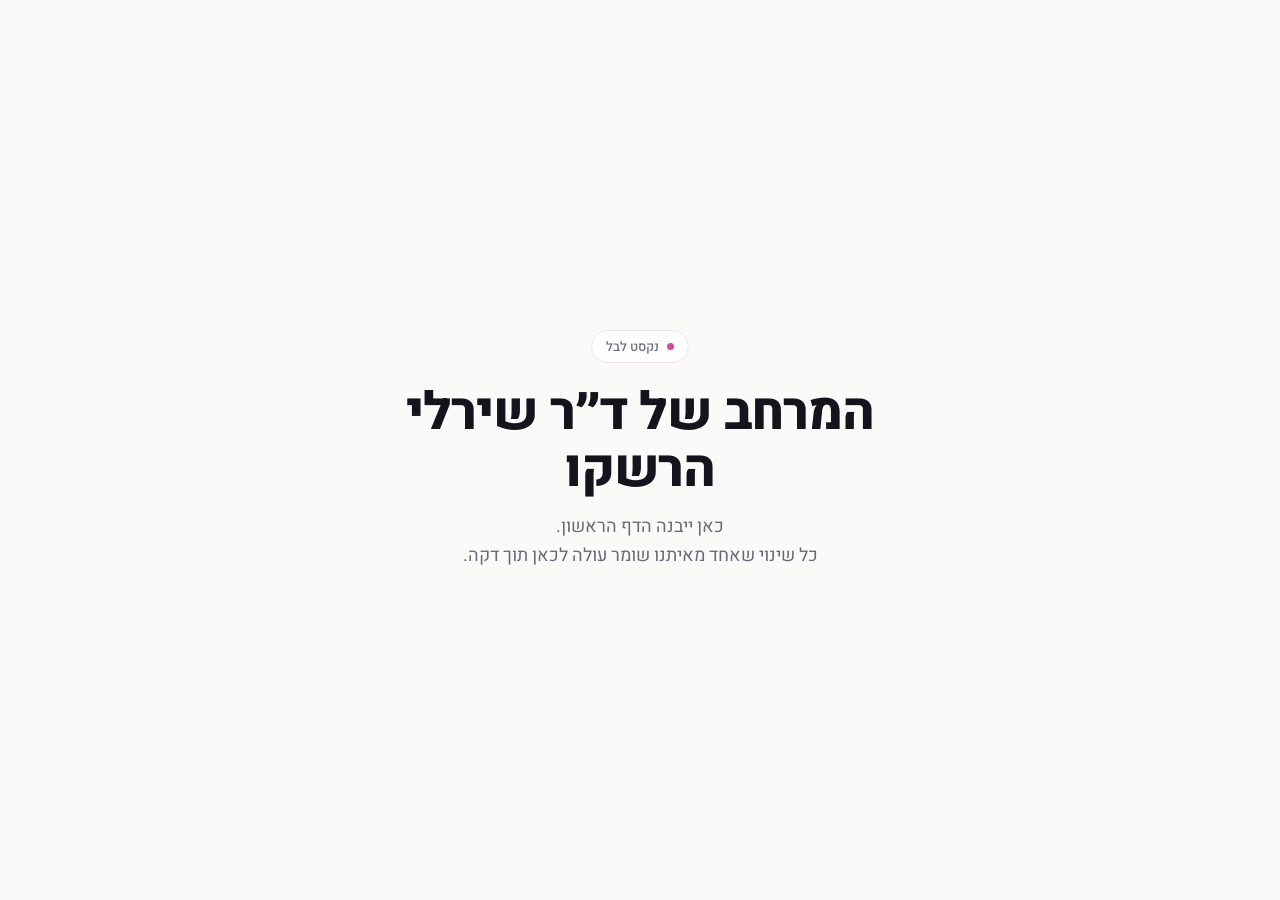
<file: index.html>
<!doctype html>
<html lang="he" dir="rtl">
<head>
<meta charset="utf-8">
<meta name="viewport" content="width=device-width, initial-scale=1">
<meta name="robots" content="noindex">
<title>ד״ר שירלי הרשקו</title>
<link rel="preconnect" href="https://fonts.googleapis.com">
<link rel="preconnect" href="https://fonts.gstatic.com" crossorigin>
<link href="https://fonts.googleapis.com/css2?family=Heebo:wght@400;500;800&display=swap" rel="stylesheet">
<style>
  :root { --ink: #16131c; --soft: #6d6878; --line: #e9e6ee; --accent: #d946a6; --bg: #fbfaf8; }
  * { box-sizing: border-box; margin: 0; }
  body {
    min-height: 100svh; display: grid; place-items: center; padding: 24px 16px;
    background: var(--bg); color: var(--ink);
    font-family: "Heebo", system-ui, sans-serif; -webkit-font-smoothing: antialiased;
  }
  main { width: 100%; max-width: 520px; text-align: center; }
  .tag {
    display: inline-flex; align-items: center; gap: 8px;
    font-size: 13px; font-weight: 500; color: var(--soft);
    padding: 6px 14px; border: 1px solid var(--line); border-radius: 999px; background: #fff;
  }
  .dot { width: 7px; height: 7px; border-radius: 50%; background: var(--accent); }
  h1 { font-size: clamp(34px, 8vw, 52px); font-weight: 800; line-height: 1.1; letter-spacing: -0.02em; margin: 22px 0 14px; }
  p { font-size: 18px; line-height: 1.6; color: var(--soft); text-wrap: balance; }
</style>
</head>
<body>
  <main>
    <span class="tag"><span class="dot"></span>נקסט לבל</span>
    <h1>המרחב של ד״ר שירלי הרשקו</h1>
    <p>כאן ייבנה הדף הראשון.<br>כל שינוי שאחד מאיתנו שומר עולה לכאן תוך דקה.</p>
  </main>
</body>
</html>
</file>
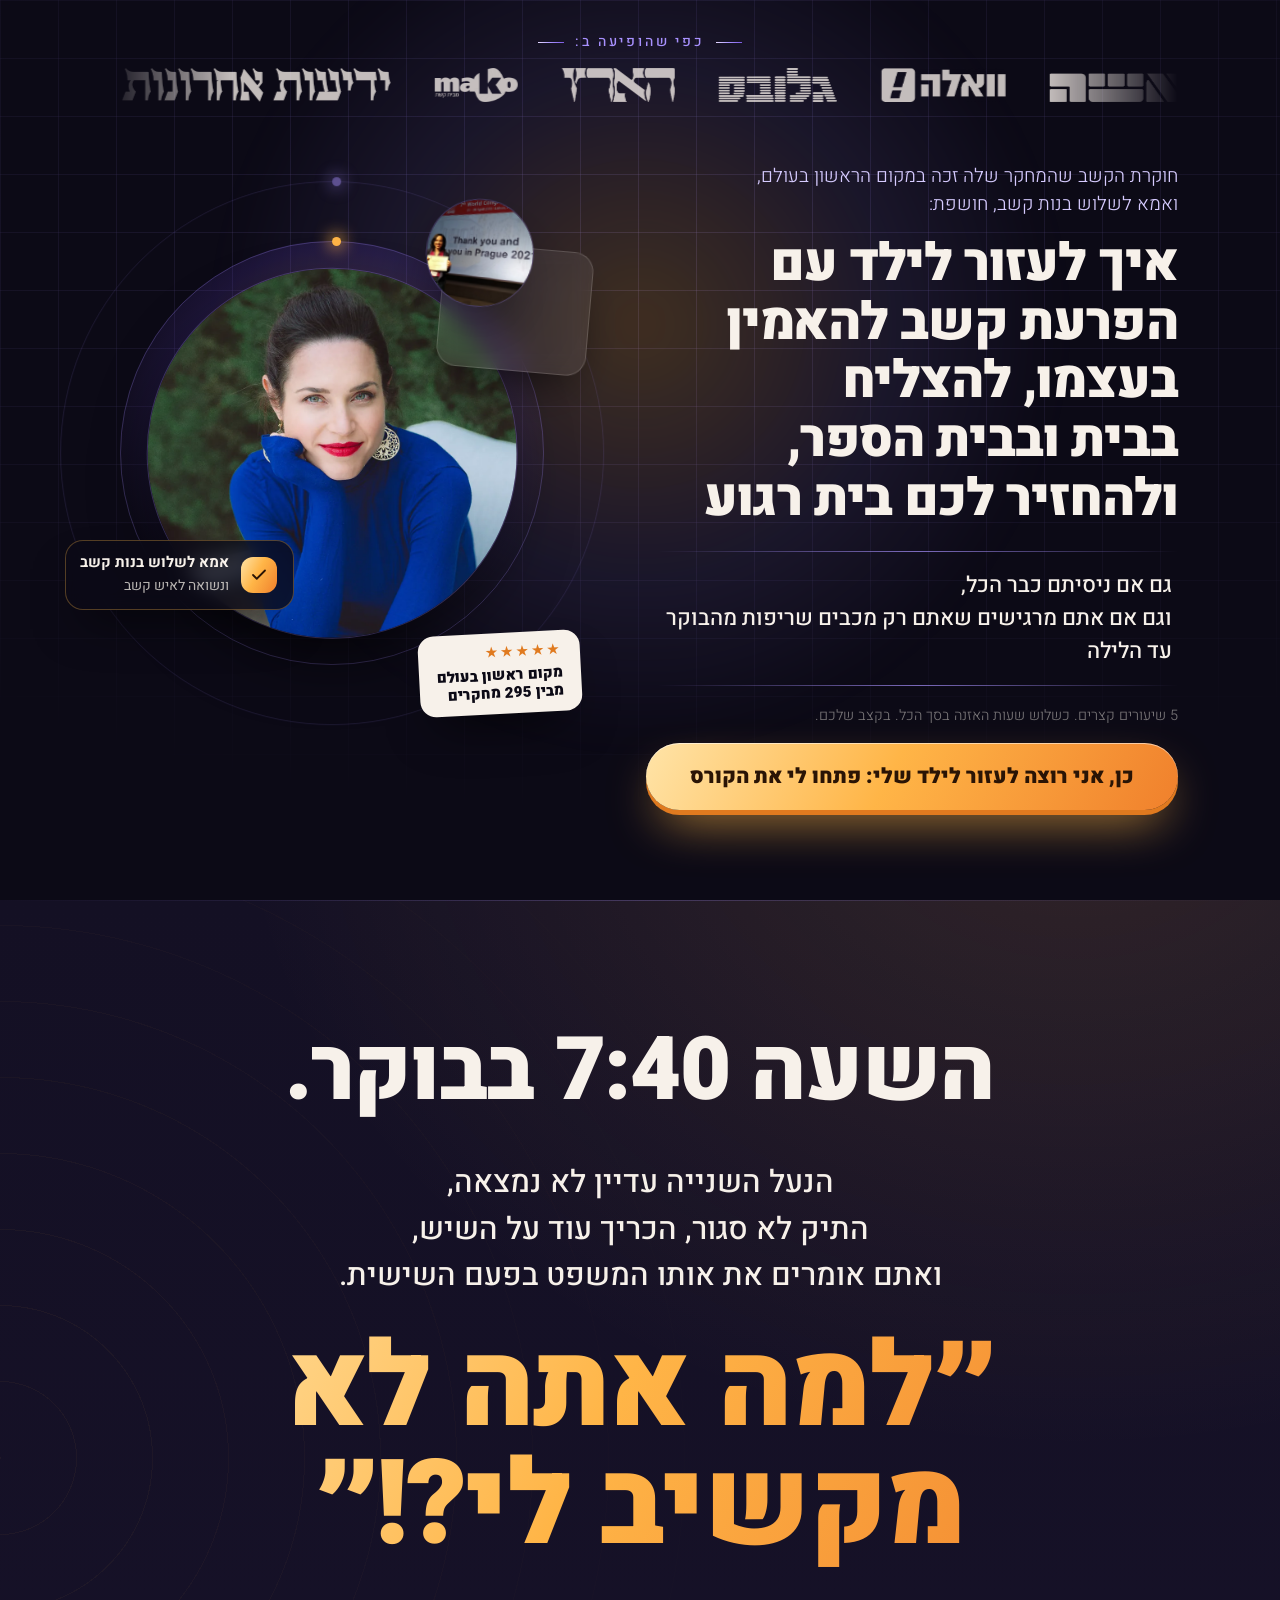
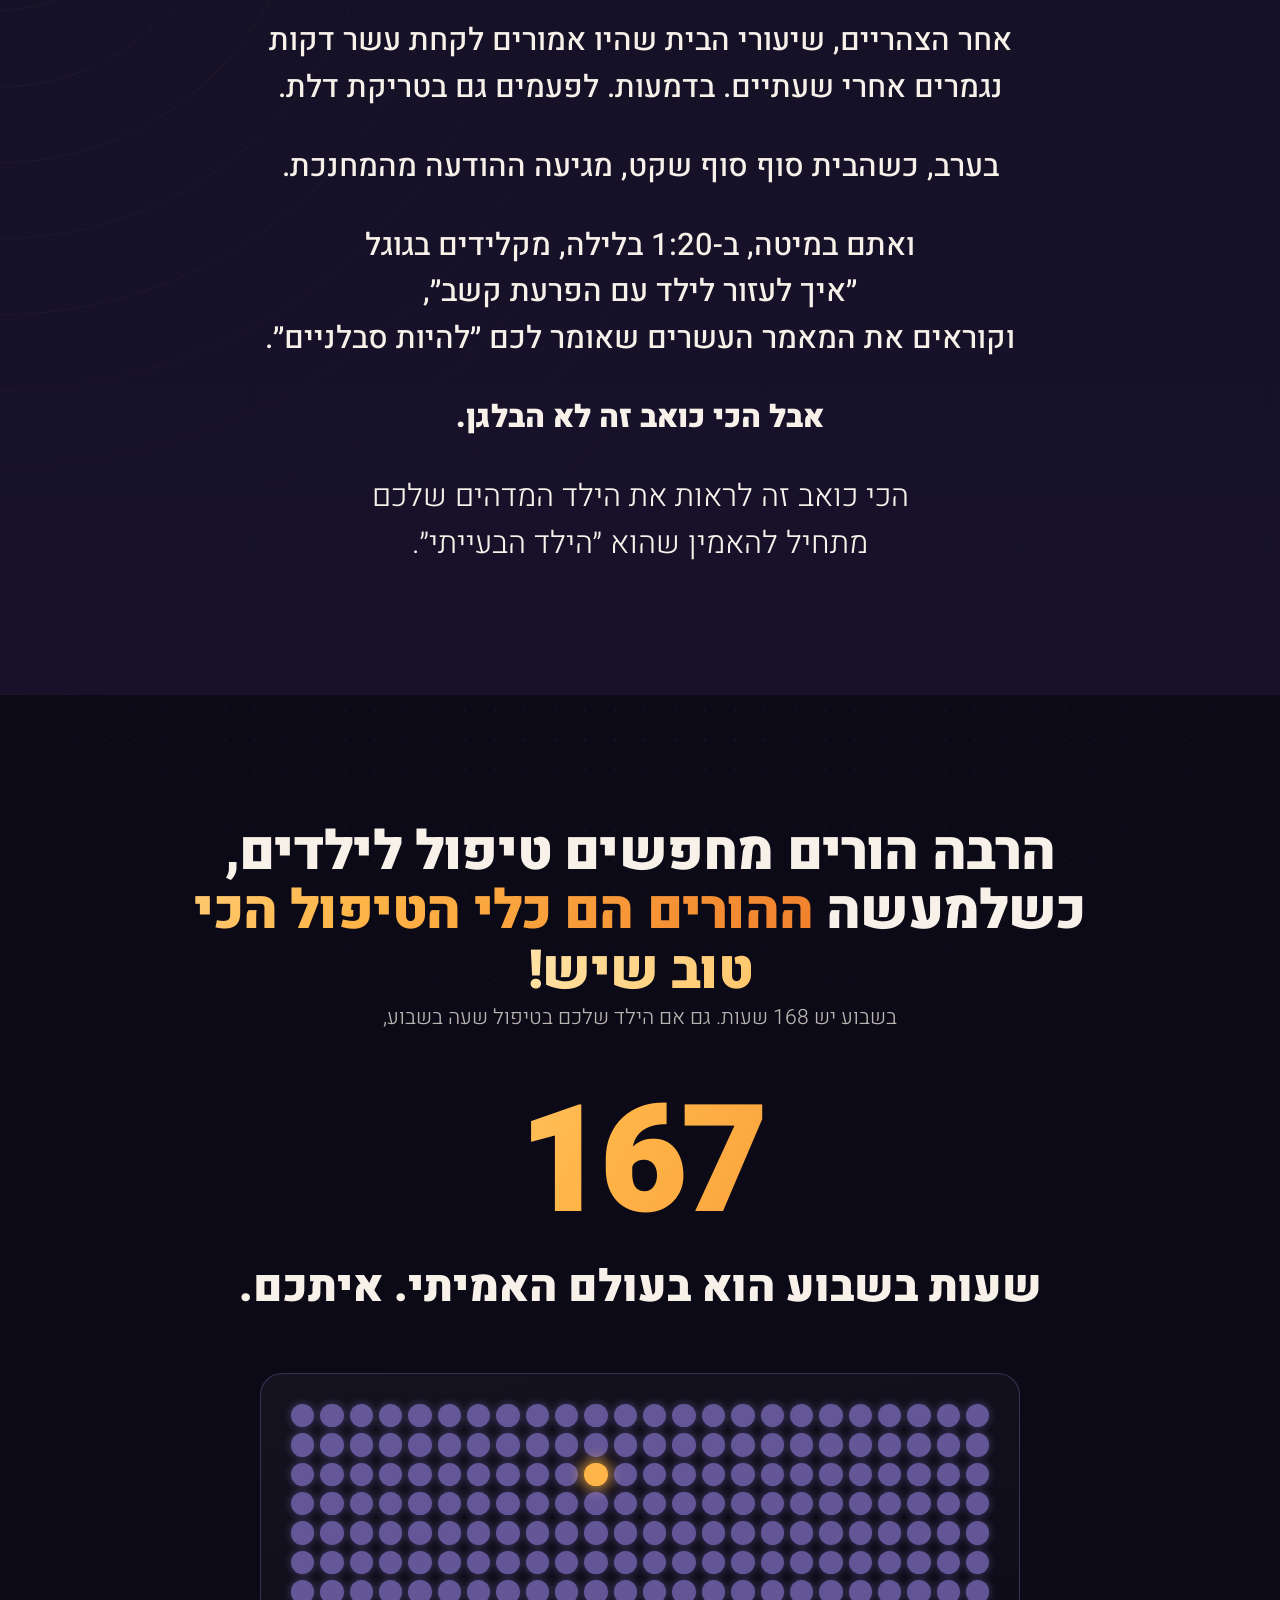
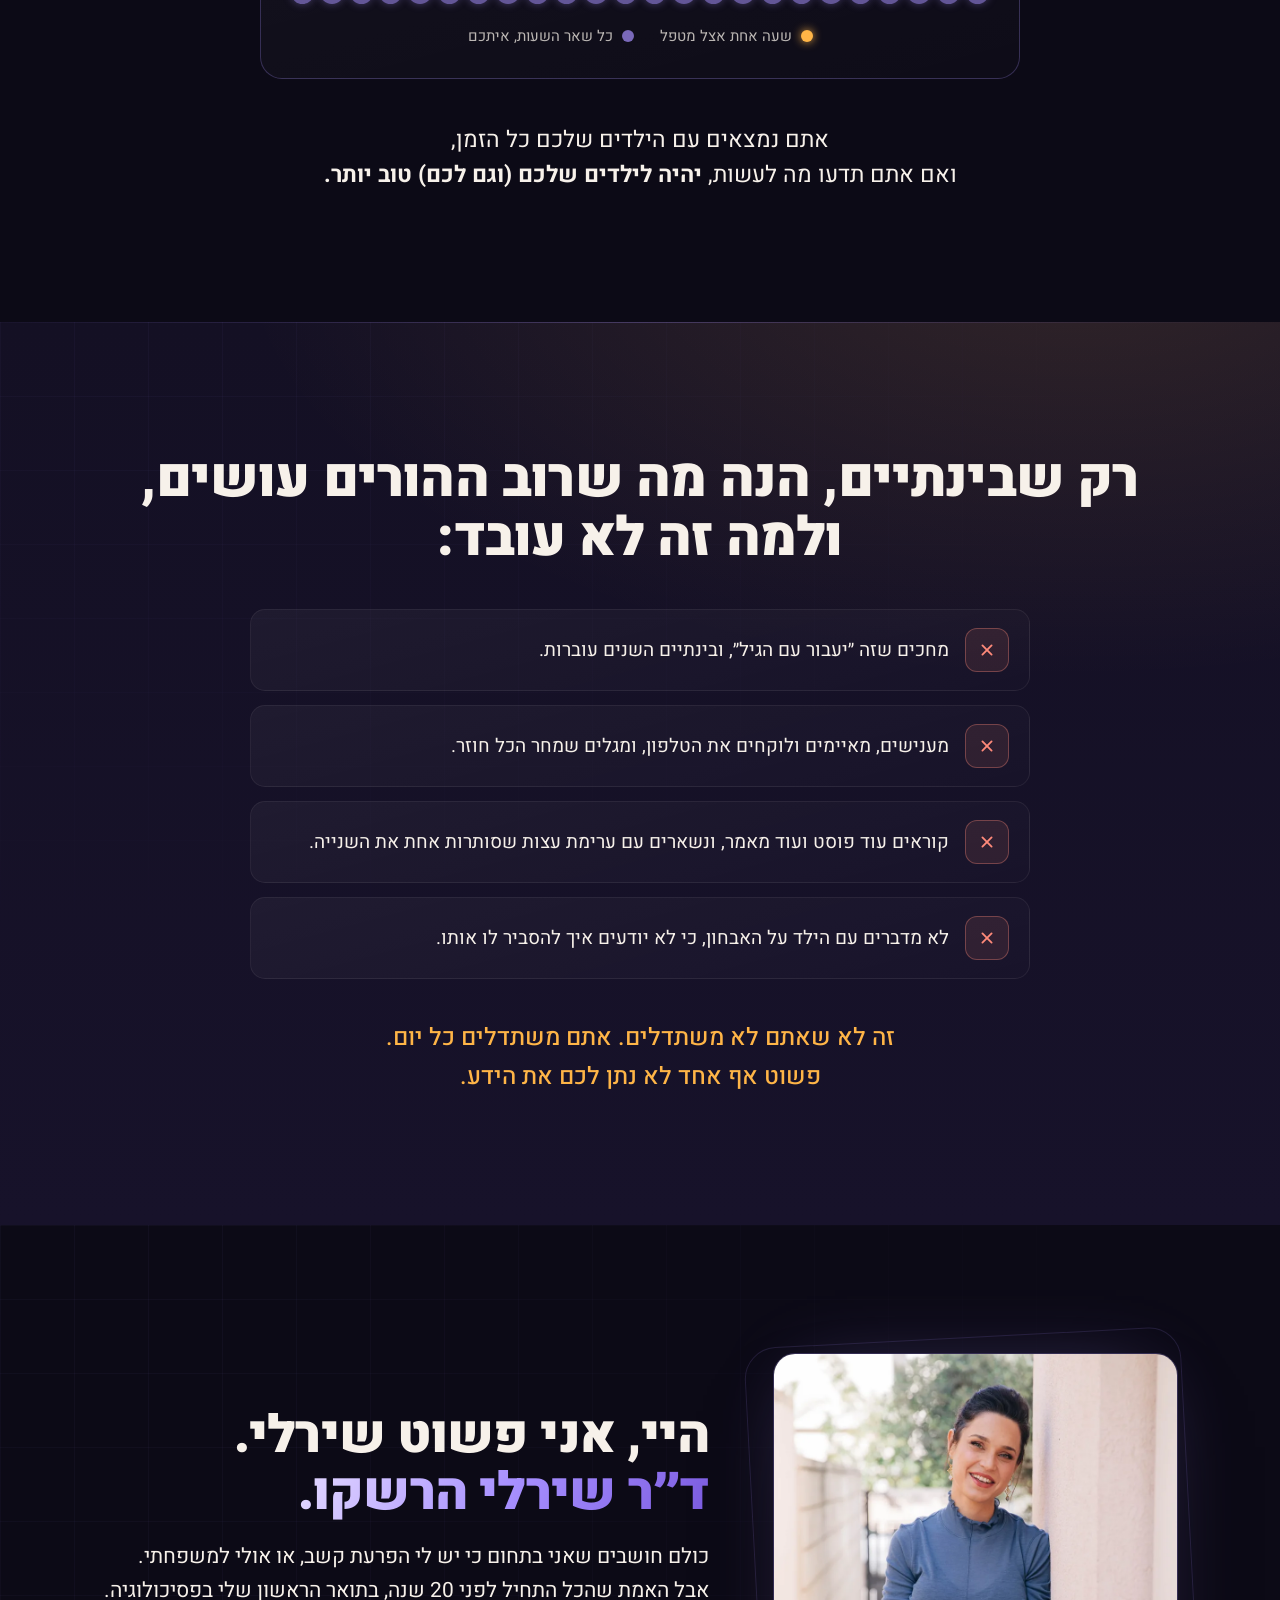
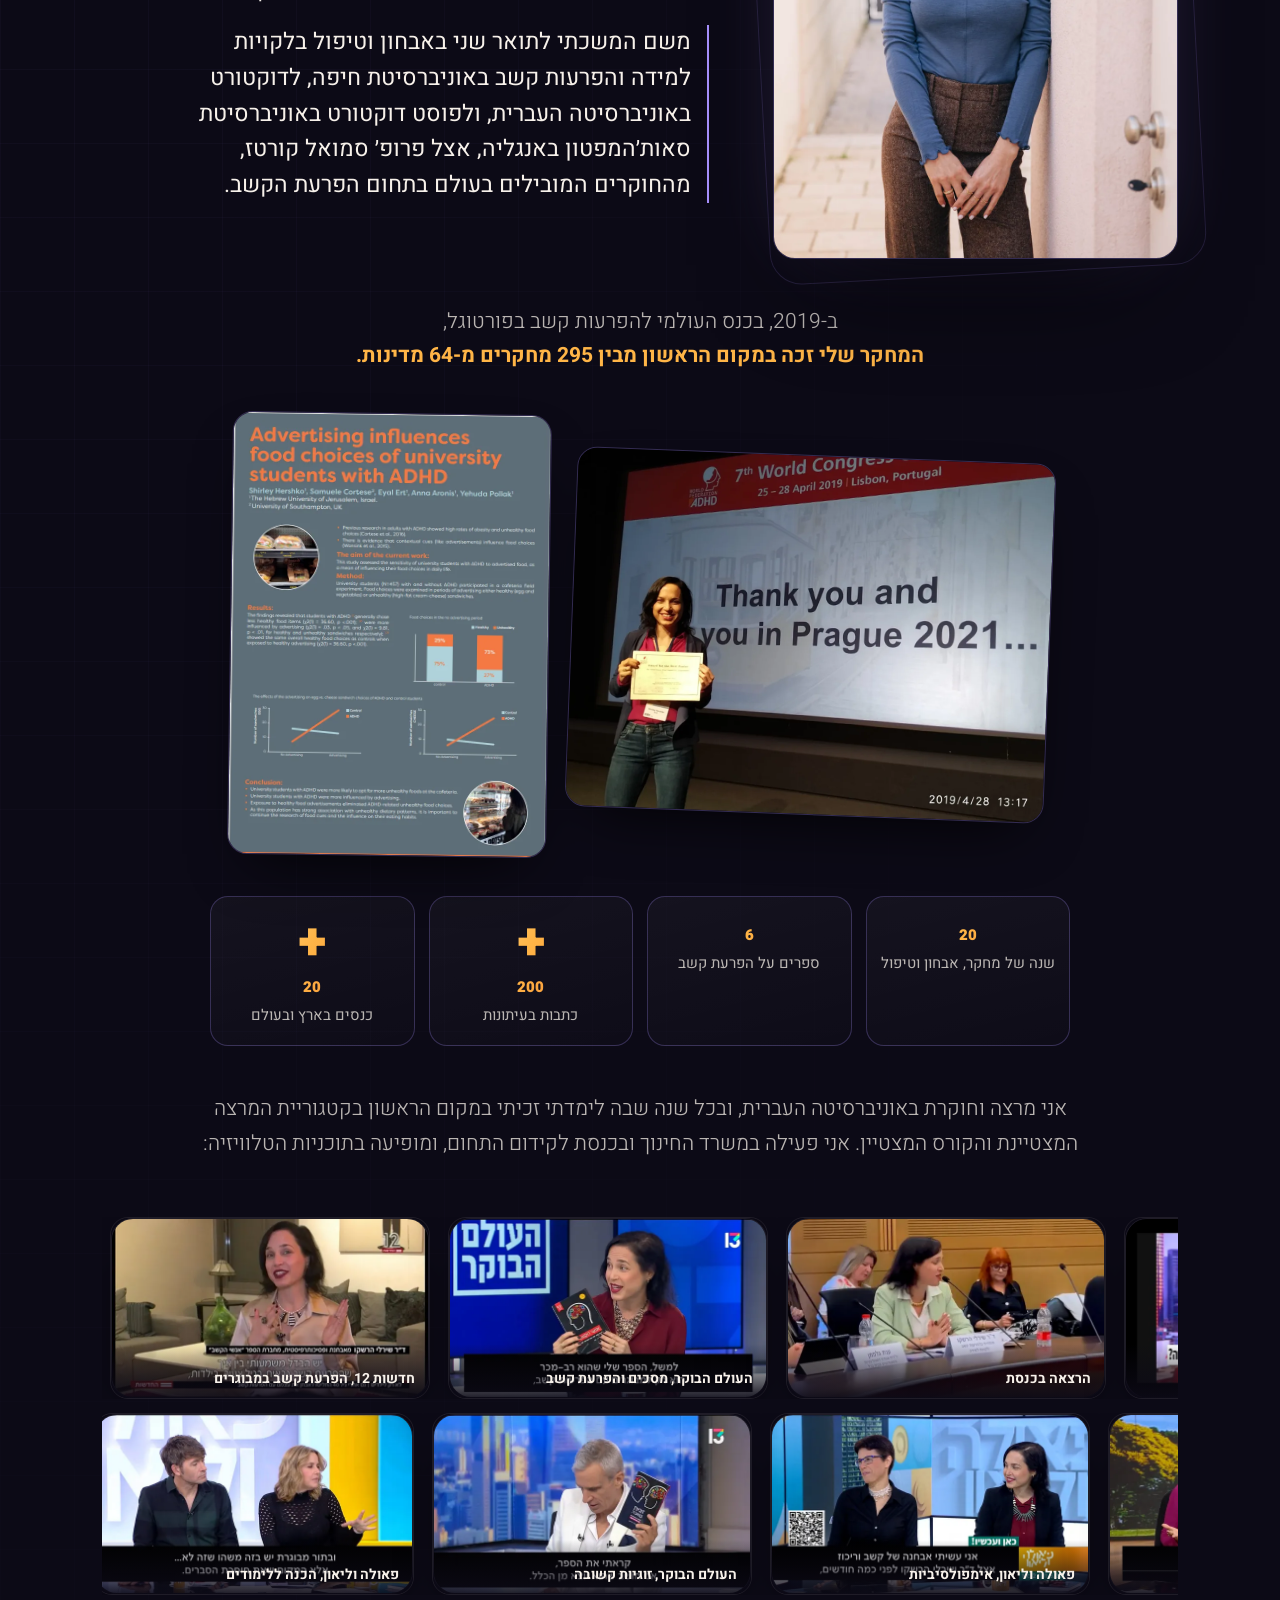
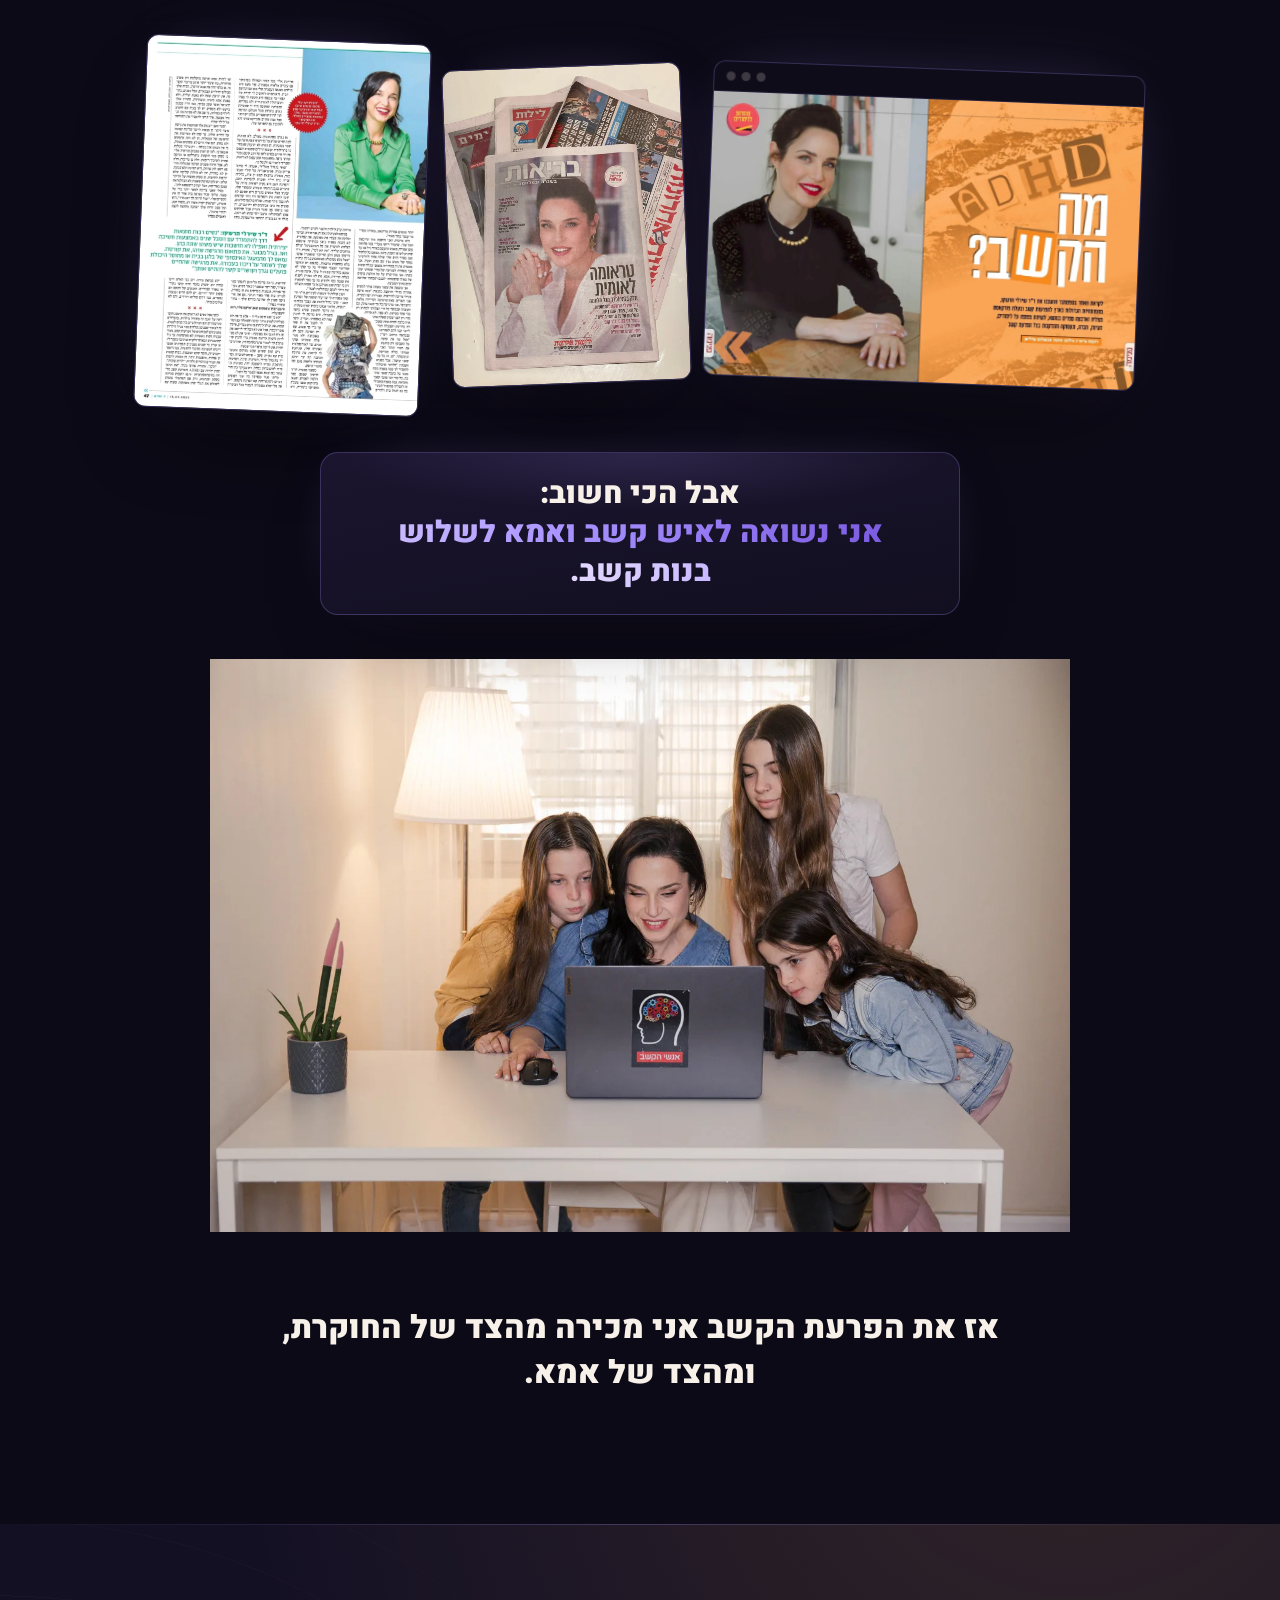
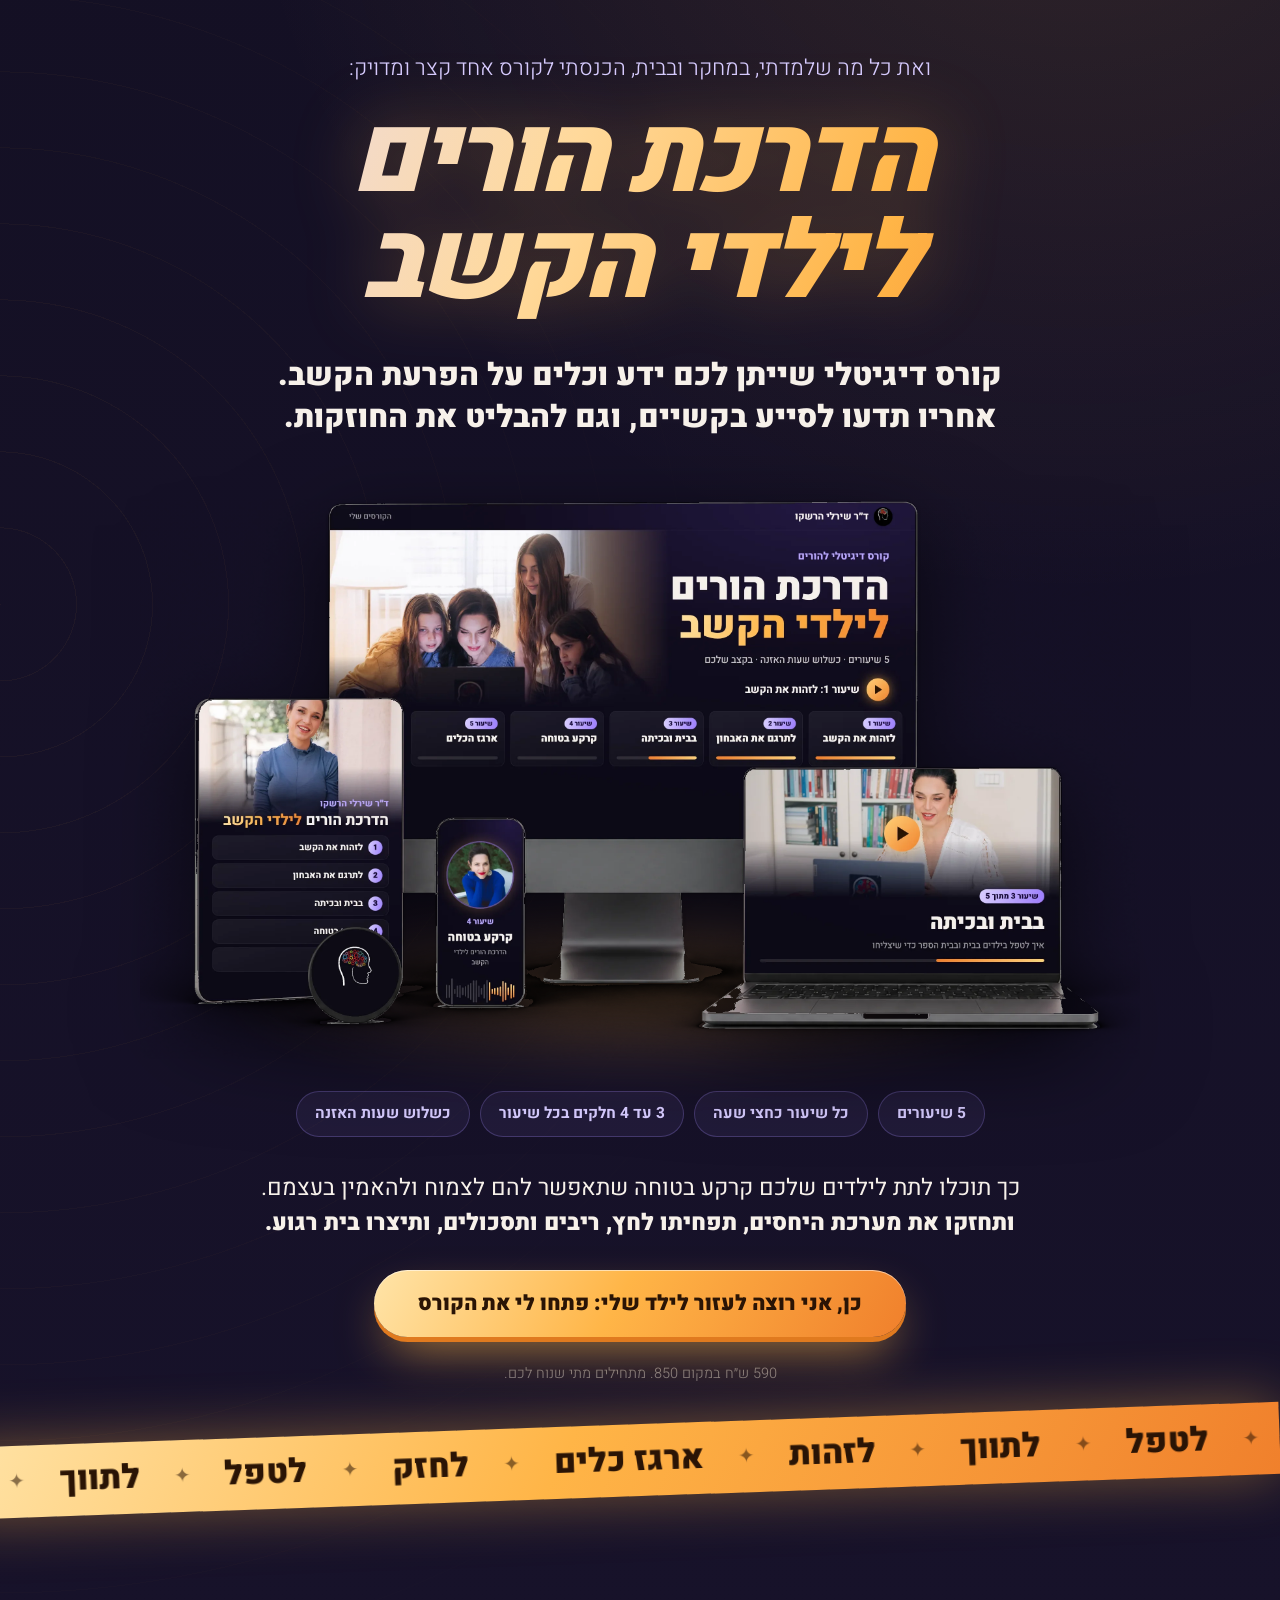
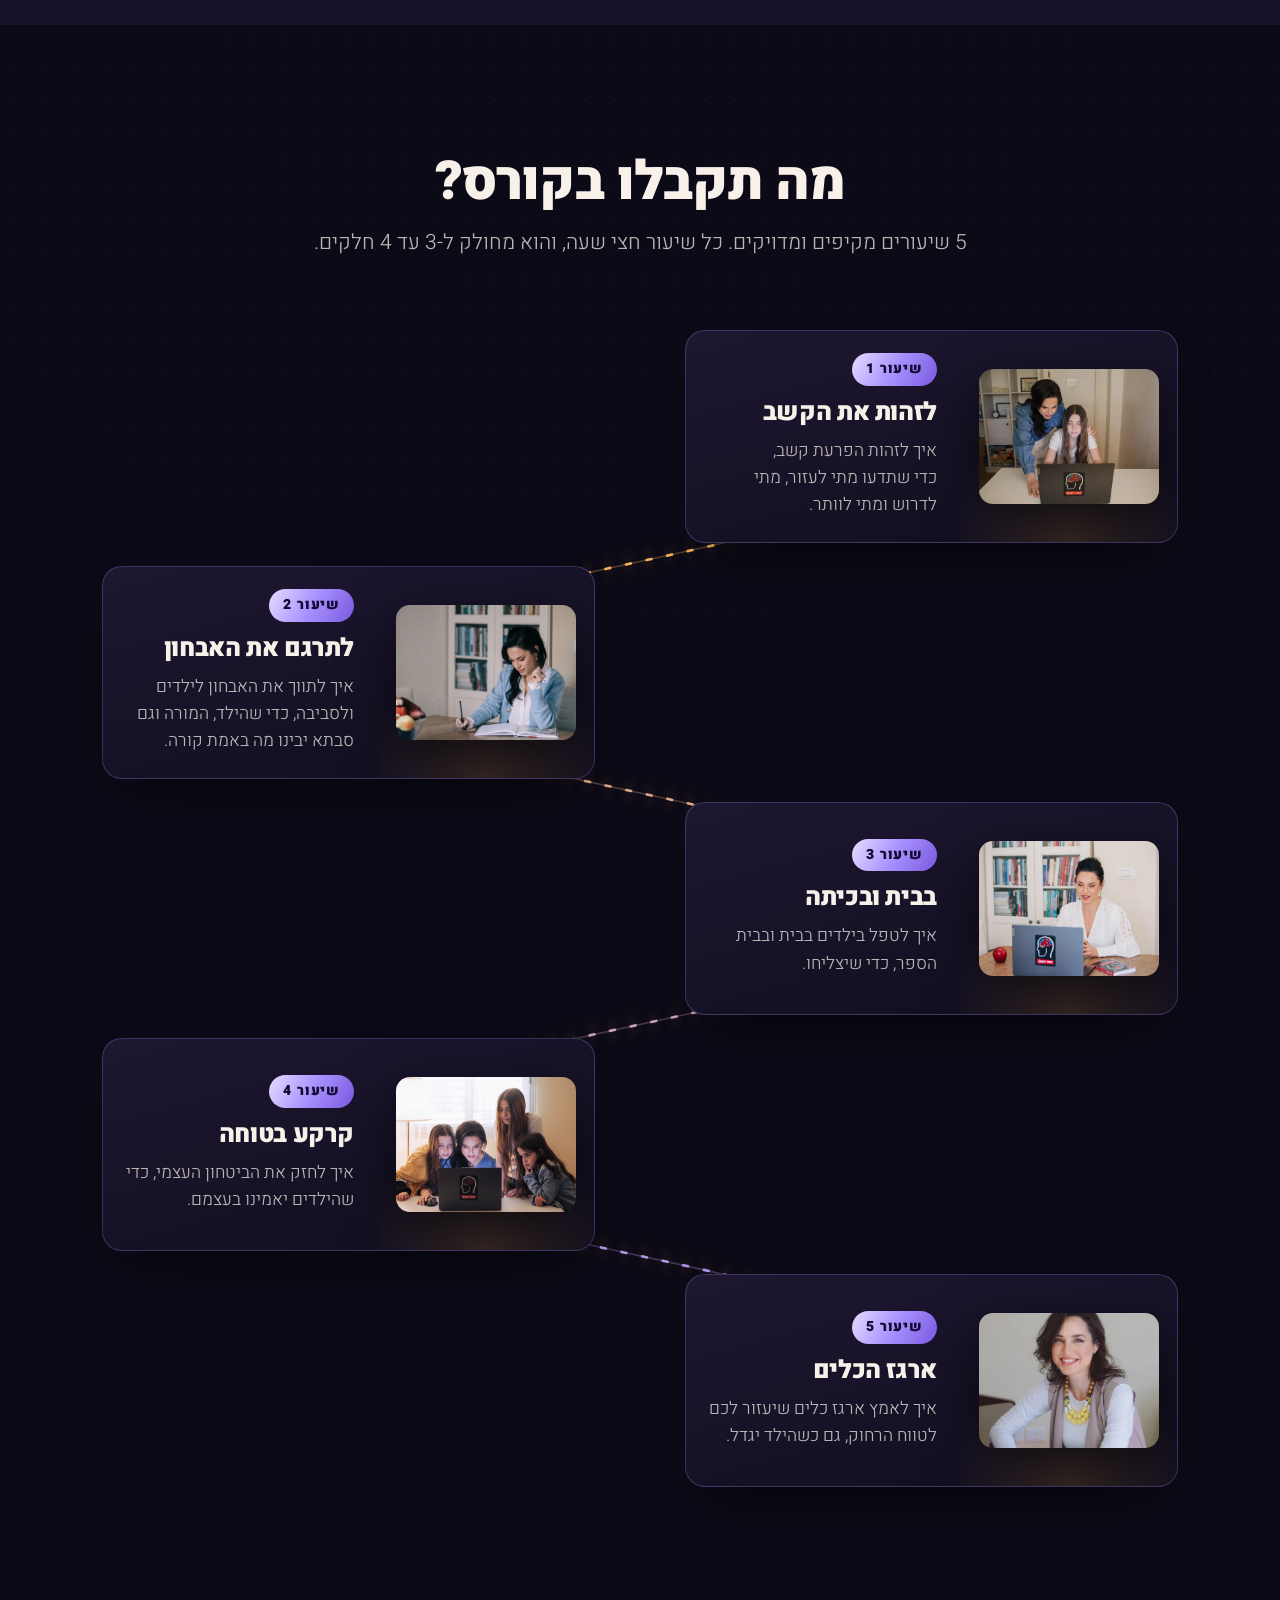
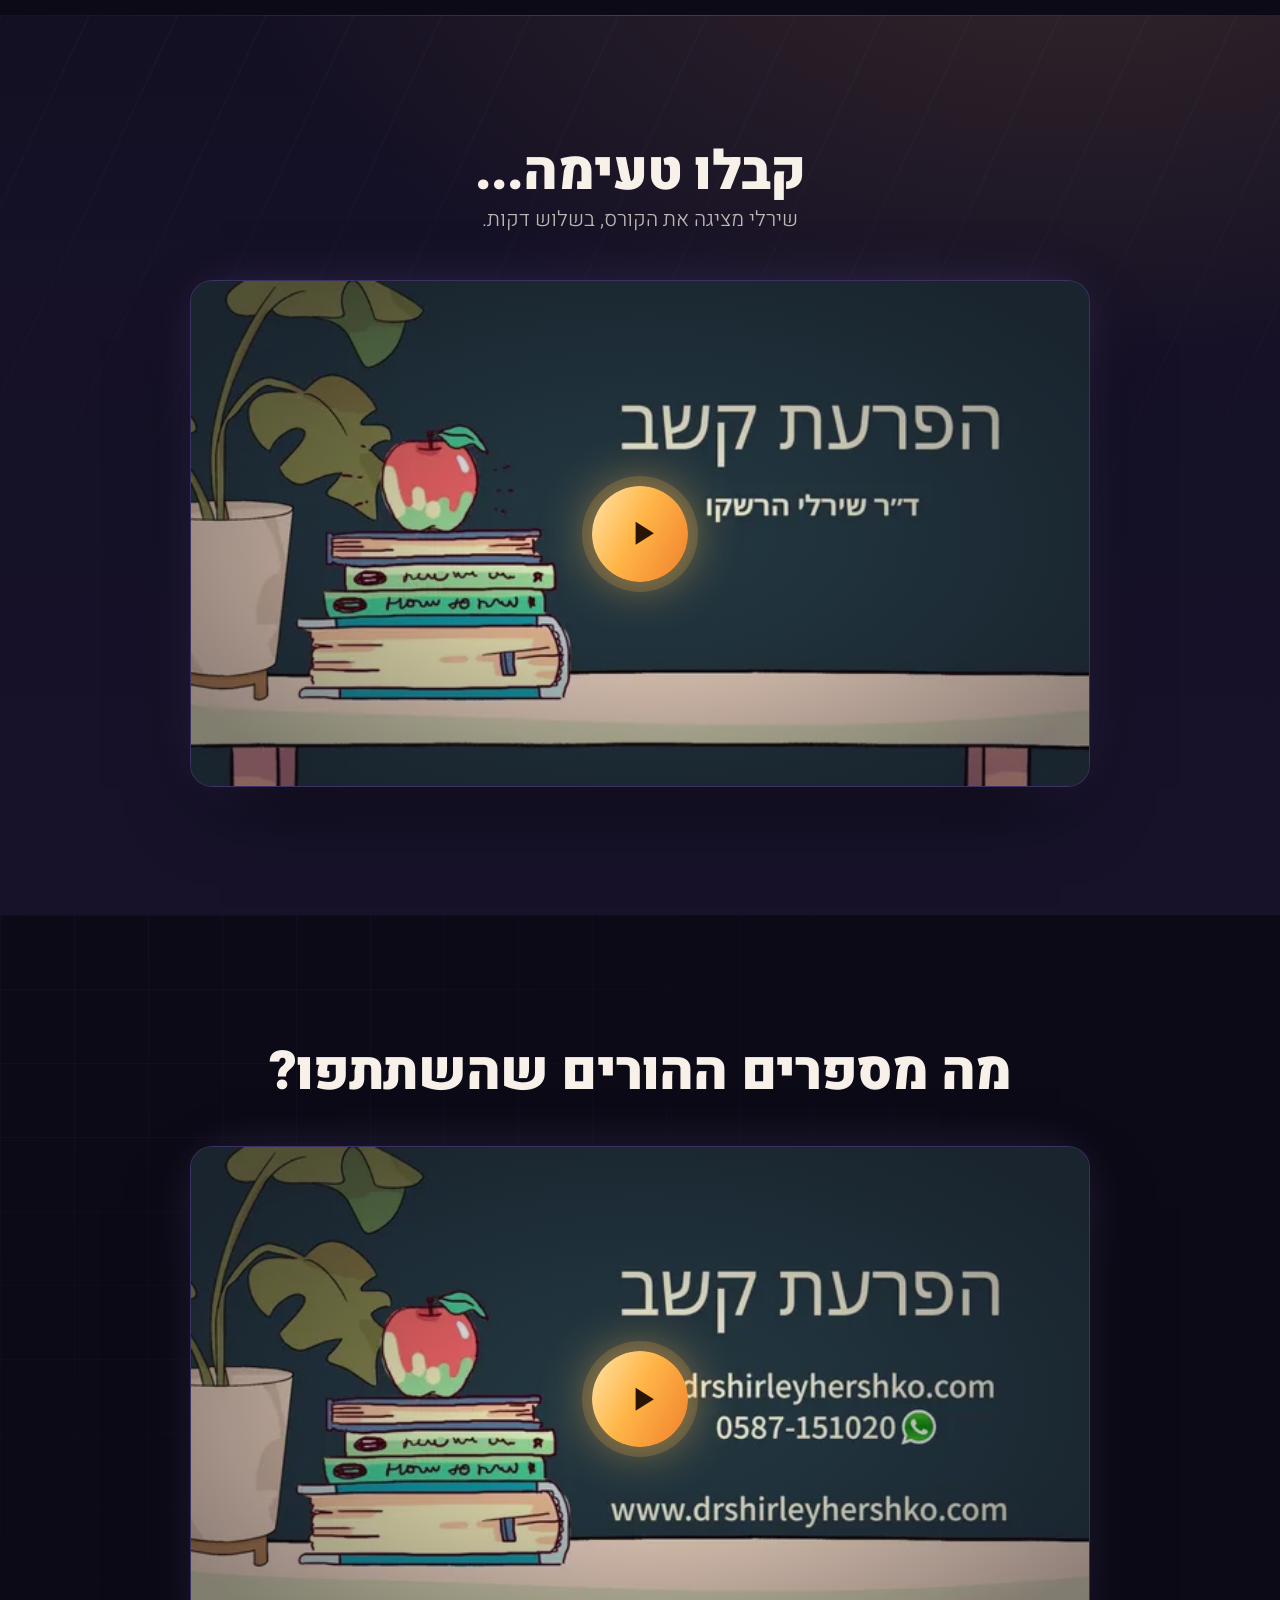
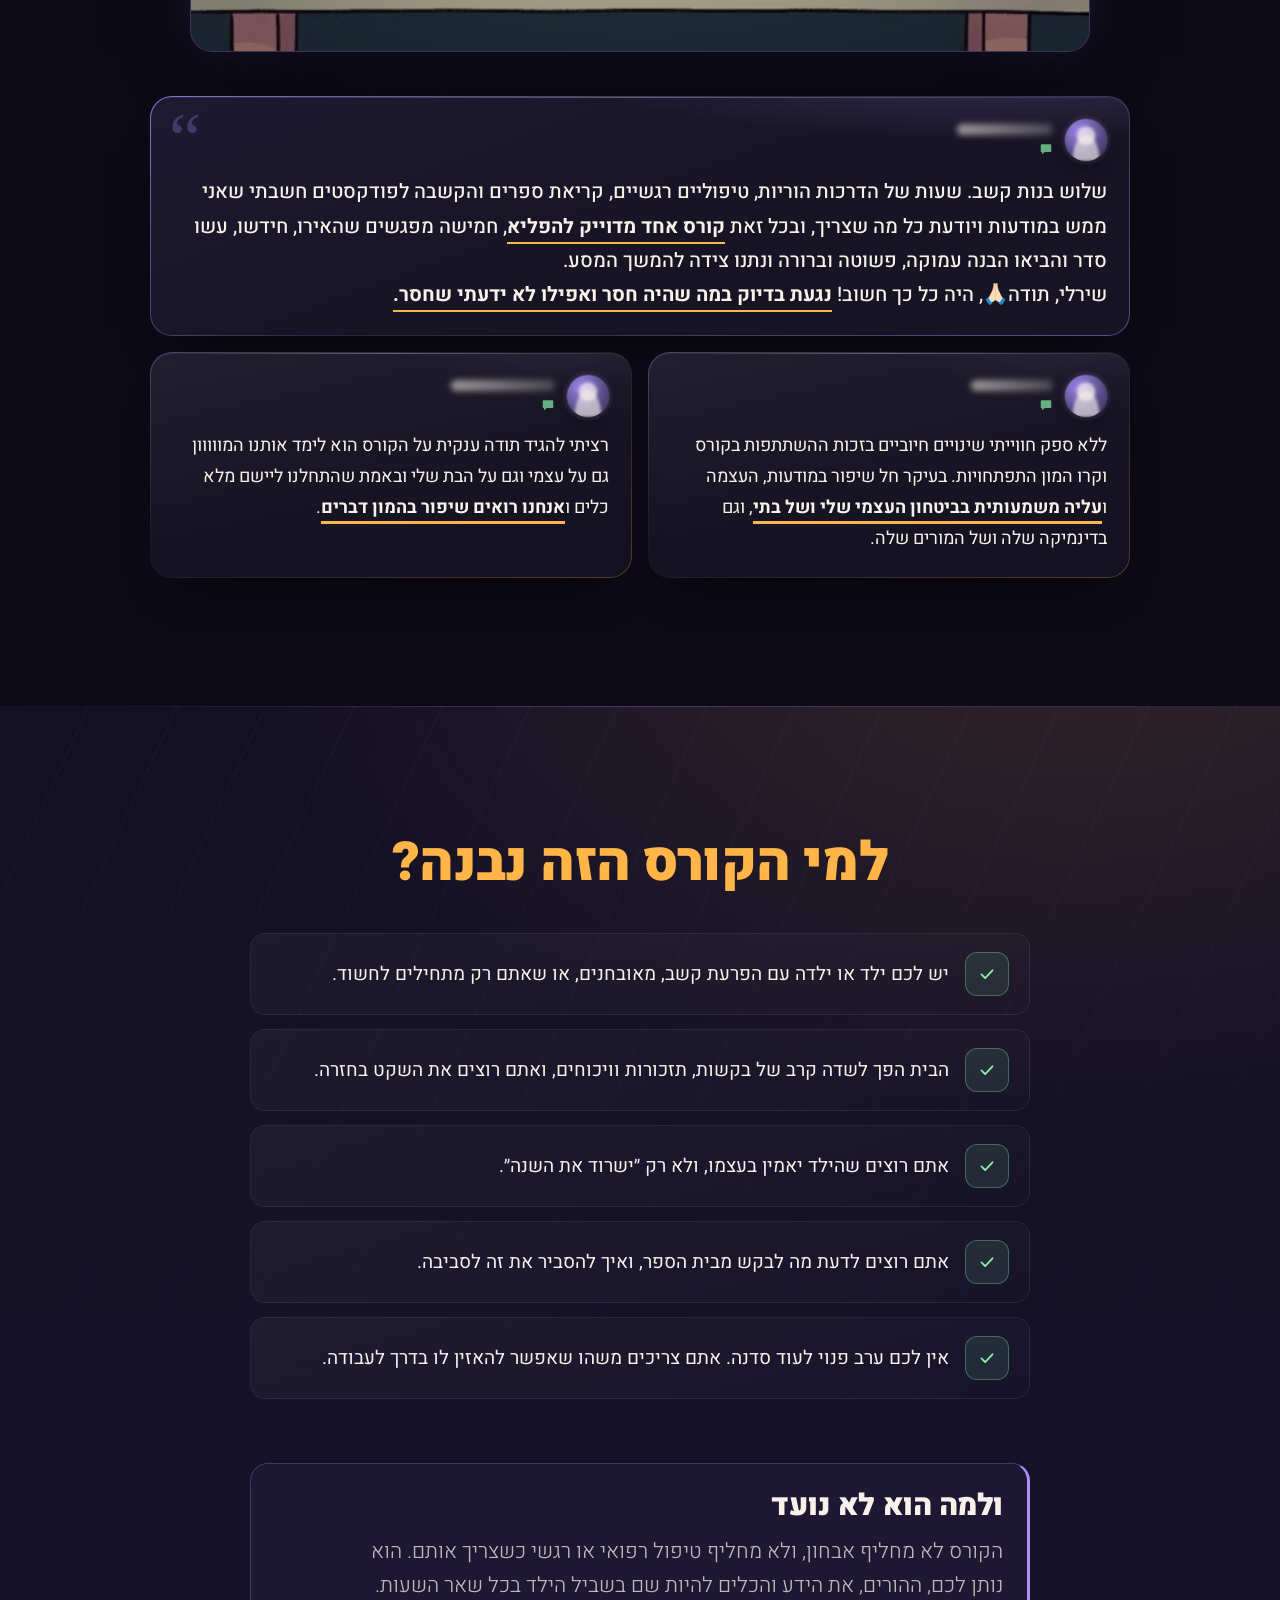
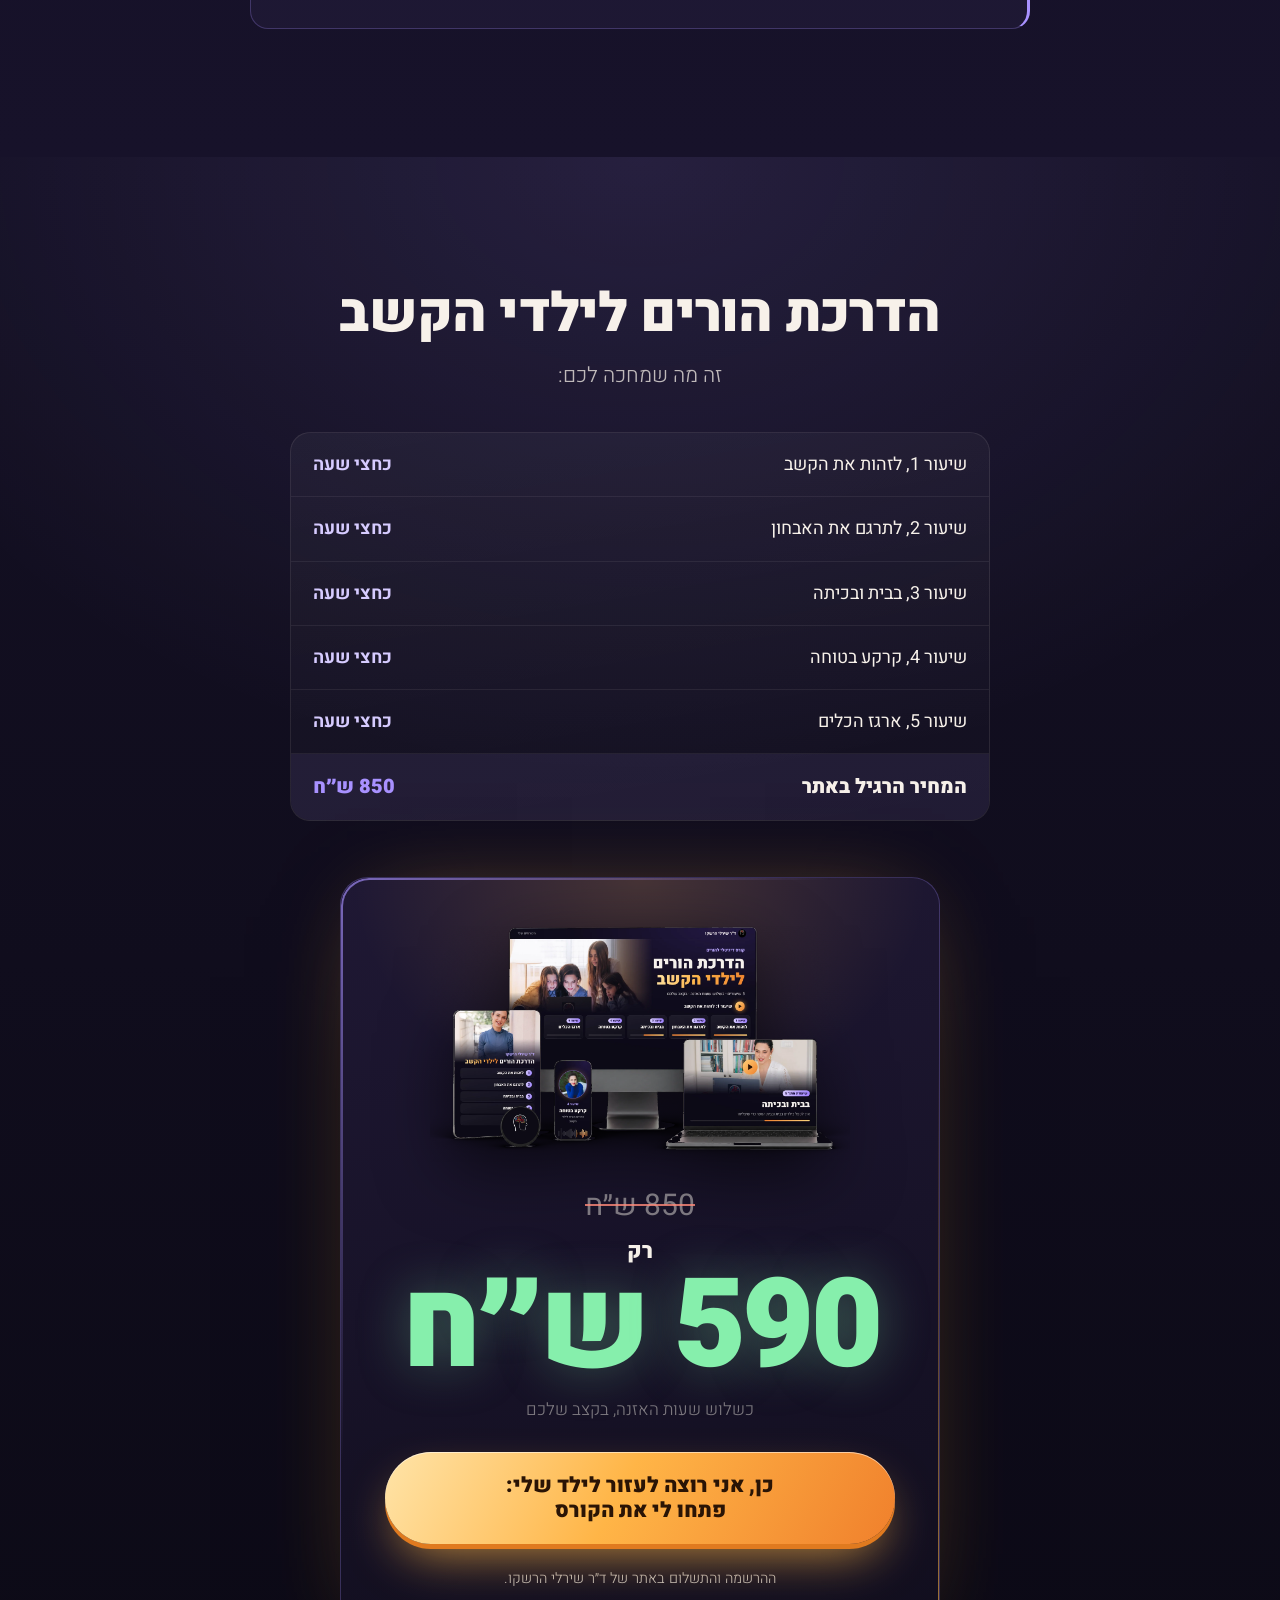
<file: parents-course/index.html>
<!doctype html>
<html lang="he" dir="rtl">
<head>
<meta charset="utf-8">
<meta name="viewport" content="width=device-width, initial-scale=1">
<meta name="robots" content="noindex">
<title>הדרכת הורים לילדי הקשב | ד״ר שירלי הרשקו</title>
<link rel="preconnect" href="https://fonts.googleapis.com">
<link rel="preconnect" href="https://fonts.gstatic.com" crossorigin>
<link href="https://fonts.googleapis.com/css2?family=Heebo:wght@300;400;500;700;900&display=swap" rel="stylesheet">
<link rel="stylesheet" href="lp.css">
<style>
/* ---- page parts that are not in the kit, built in the same language ---- */
/* hero: a real photo with a background sits in a disc inside the rings */
.portrait.disc img{left:50%;top:44%;bottom:auto;width:80%;height:auto;aspect-ratio:1;object-fit:cover;object-position:50% 18%;border-radius:50%;
  transform:translate(-50%,-50%);-webkit-mask-image:none;mask-image:none;box-shadow:0 0 0 1px var(--a2-line),0 30px 70px -20px rgba(0,0,0,.8)}
.fc--badge .stars{color:var(--a1-deep)}

/* the week grid: 7 days x 24 hours, one hour lit */
.week{max-width:760px;margin:clamp(30px,5vw,50px) auto 0;padding:clamp(18px,3vw,30px);border-radius:22px;border:1px solid var(--a2-line);
  background:linear-gradient(165deg,rgba(255,255,255,.04),rgba(255,255,255,.01))}
.week__grid{display:grid;grid-template-columns:repeat(24,1fr);gap:clamp(3px,.6vw,6px);direction:ltr}
.week__grid i{aspect-ratio:1;border-radius:50%;background:rgba(var(--a2-rgb),.55);box-shadow:0 0 8px rgba(var(--a2-rgb),.35);
  opacity:0;transform:scale(.4);transition:opacity .5s var(--ease-out),transform .5s var(--ease-out)}
.week.in .week__grid i{opacity:1;transform:none}
.week__grid i.one{background:var(--a1);box-shadow:0 0 14px 3px rgba(var(--a1-rgb),.8)}
.week__legend{display:flex;flex-wrap:wrap;justify-content:center;gap:10px 26px;margin-top:20px;font-size:15px;color:var(--t-mid)}
.week__legend span{display:inline-flex;align-items:center;gap:9px}
.week__legend span::before{content:"";width:12px;height:12px;border-radius:50%;background:rgba(var(--a2-rgb),.7)}
.week__legend span.one::before{background:var(--a1);box-shadow:0 0 10px rgba(var(--a1-rgb),.9)}
.no-js .week__grid i{opacity:1;transform:none}
.mega.small{font-size:clamp(64px,13vw,150px)}

/* four numbers */
.stats4{display:grid;grid-template-columns:repeat(2,1fr);gap:14px;max-width:860px;margin:clamp(26px,4vw,40px) auto 0}
.stats4 div{padding:20px 14px;border-radius:18px;text-align:center;border:1px solid var(--a2-line);background:linear-gradient(165deg,rgba(255,255,255,.04),rgba(255,255,255,.01))}
.stats4 b{display:block;font-size:clamp(34px,5vw,52px);font-weight:900;line-height:1;font-variant-numeric:tabular-nums}
.stats4 span{display:block;margin-top:8px;font-size:15px;color:var(--t-mid);line-height:1.35}
@media (min-width:760px){.stats4{grid-template-columns:repeat(4,1fr)}}

/* award: the stage photo and the poster */
.award{display:grid;grid-template-columns:1.5fr 1fr;gap:clamp(12px,2vw,22px);max-width:820px;margin:clamp(24px,3.6vw,40px) auto 0;align-items:center}
.award figure{border-radius:20px;overflow:hidden;border:1px solid var(--a2-line);box-shadow:0 26px 60px -26px rgba(0,0,0,.9)}
.award figure:last-child{rotate:3deg}

/* tv stills in the moving rows */
.rows__track figure{flex:none;width:320px;position:relative;border-radius:18px;overflow:hidden;border:1px solid rgba(var(--ivory-rgb),.08);box-shadow:0 20px 40px -20px rgba(0,0,0,.8)}
.rows__track figure img{width:100%;height:180px;object-fit:cover;-webkit-user-drag:none}
.rows__track figcaption{position:absolute;left:0;right:0;bottom:0;padding:26px 14px 10px;direction:rtl;text-align:right;font-size:14px;font-weight:700;line-height:1.3;
  background:linear-gradient(0deg,rgba(var(--bg-rgb),.92),transparent)}
@media (max-width:760px){.rows__track figure{width:240px}.rows__track figure img{height:135px}}

/* the family photo */
.family{max-width:860px;margin:clamp(26px,4vw,44px) auto 0}
.family .frame img{width:100%}

/* video with a poster, the player loads on click */
.vlite{position:relative;max-width:900px;margin:clamp(26px,4vw,44px) auto 0;aspect-ratio:16/9;border-radius:22px;overflow:hidden;cursor:pointer;
  border:1px solid var(--a2-line);box-shadow:0 30px 80px -30px rgba(0,0,0,.95),0 0 60px -20px rgba(var(--a2-rgb),.35);background:var(--sf-3)}
.vlite img{width:100%;height:100%;object-fit:cover;transition:transform .6s var(--ease-out)}
.vlite:hover img{transform:scale(1.03)}
.vlite::after{content:"";position:absolute;inset:0;background:radial-gradient(60% 60% at 50% 50%,transparent,rgba(var(--bg-rgb),.45))}
.vlite__play{position:absolute;z-index:2;left:50%;top:50%;width:clamp(68px,9vw,96px);aspect-ratio:1;border-radius:50%;transform:translate(-50%,-50%);
  background:var(--a1-grad);display:grid;place-items:center;box-shadow:0 0 0 10px rgba(var(--a1-rgb),.18),0 0 50px rgba(var(--a1-rgb),.6);animation:pulseRing 2.4s ease-in-out infinite}
.vlite__play svg{width:38%;height:38%;fill:var(--a1-ink);margin-left:6%}
.vlite iframe{position:absolute;inset:0;width:100%;height:100%;border:0}
@keyframes pulseRing{50%{box-shadow:0 0 0 18px rgba(var(--a1-rgb),.06),0 0 70px rgba(var(--a1-rgb),.7)}}

/* five stops on the snake */
@media (min-width:860px){.stop:nth-of-type(5){grid-area:5/1}}
.stop__shot img{border-radius:14px;aspect-ratio:4/3;object-fit:cover;width:100%}

/* product facts as chips */
.chips{display:flex;flex-wrap:wrap;justify-content:center;gap:10px;margin-top:clamp(22px,3vw,32px)}
.chips span{padding:9px 18px;border-radius:999px;border:1px solid var(--a2-line);background:rgba(var(--a2-rgb),.08);color:var(--a2-soft);font-weight:700;font-size:15.5px}
.product__name{font-size:clamp(44px,9.4vw,108px)}
@media (max-width:760px){.stage{margin-inline:calc(-1 * clamp(20px,5vw,52px));max-width:none}}

/* the quote under the faq answer */
.faq blockquote{margin-top:12px;padding:14px 18px;border-right:3px solid var(--a1);border-radius:10px;background:rgba(var(--a1-rgb),.06);font-weight:400;color:var(--t-hi)}
.notes2{display:grid;gap:16px;max-width:980px;margin:clamp(30px,4vw,44px) auto 0}
@media (min-width:860px){.notes2{grid-template-columns:1fr 1fr}.notes2 .pf--gold{grid-column:1/-1}}
@media (prefers-reduced-motion:reduce){.vlite__play{animation:none}.week__grid i{transition:none;opacity:1;transform:none}}
</style>
</head>
<body class="no-js">
<div id="spot"></div>
<main>

<!-- ============ 1 · HERO ============ -->
<section class="hero" id="s-hero">
  <div class="hero__grid"></div><div class="hero__beam"></div>
  <div class="wrap hero__in">
    <div class="seen">
      <p class="seen__t">כפי שהופיעה ב:</p>
      <div class="marquee"><div class="marquee__track" id="seenTrack">
        <img src="assets/logos/ynet.webp" alt="ynet" width="351" height="150">
        <img src="assets/logos/yediot.webp" alt="ידיעות אחרונות" width="538" height="68">
        <img src="assets/logos/mako.webp" alt="mako" width="1888" height="768">
        <img src="assets/logos/haaretz.webp" alt="הארץ" width="225" height="68">
        <img src="assets/logos/globes.webp" alt="גלובס" width="799" height="230">
        <img src="assets/logos/walla.webp" alt="וואלה" width="362" height="98">
        <img src="assets/logos/laisha.webp" alt="לאשה" width="2559" height="508">
        <img src="assets/logos/maariv.webp" alt="מעריב" width="414" height="120">
        <img src="assets/logos/menta.webp" alt="מנטה" width="537" height="135">
      </div></div>
    </div>
    <div class="hero__cols">
      <div class="hero__copy">
        <p class="hero__kicker">חוקרת הקשב שהמחקר שלה זכה במקום הראשון בעולם,<br>ואמא לשלוש בנות קשב, חושפת:</p>
        <h1 class="rise">איך לעזור לילד עם הפרעת קשב להאמין בעצמו, להצליח בבית ובבית הספר, ולהחזיר לכם בית רגוע</h1>
        <p class="hero__sub">גם אם ניסיתם כבר הכל,<br>וגם אם אתם מרגישים שאתם רק מכבים שריפות מהבוקר עד הלילה</p>
        <p class="ctanote">5 שיעורים קצרים. כשלוש שעות האזנה בסך הכל. בקצב שלכם.</p>
        <a class="btn" href="#s-offer">כן, אני רוצה לעזור לילד שלי: <span class="lock">פתחו לי את הקורס</span></a>
      </div>
      <div class="portrait disc">
        <span class="glow"></span><span class="ring r2"><i></i></span><span class="ring r1"><i></i></span>
        <img src="assets/shirley-hero.webp" alt="ד״ר שירלי הרשקו" width="900" height="1350" fetchpriority="high">
        <figure class="fc fc--shot" data-bleed><img src="assets/award.webp" alt="" width="1200" height="900"></figure>
        <div class="fc fc--note"><span class="ok"><svg viewBox="0 0 24 24" fill="none" stroke="currentColor" stroke-width="2.4" stroke-linecap="round" stroke-linejoin="round"><path d="M20 6L9 17l-5-5"/></svg></span><span><b>אמא לשלוש בנות קשב</b><small>ונשואה לאיש קשב</small></span></div>
        <div class="fc fc--badge"><span class="stars">★★★★★</span><b>מקום ראשון בעולם<br>מבין 295 מחקרים</b></div>
      </div>
    </div>
  </div>
</section>

<!-- ============ 2 · STORY ============ -->
<section class="sec sec--plum story bg-rings" id="s-story">
  <div class="wrap">
    <h2 class="reveal">השעה&nbsp;7:40&nbsp;בבוקר.</h2>
    <div class="story__flow">
      <p class="reveal">הנעל השנייה עדיין לא נמצאה,</p>
      <p class="reveal">התיק לא סגור, הכריך עוד על השיש,</p>
      <p class="reveal">ואתם אומרים את אותו המשפט בפעם השישית.</p>
    </div>
    <h3 class="story__quote gt-a1 reveal">״למה אתה לא מקשיב לי?!״</h3>
    <div class="story__flow">
      <p class="reveal">אחר הצהריים, שיעורי הבית שהיו אמורים לקחת עשר דקות<br>נגמרים אחרי שעתיים. בדמעות. לפעמים גם בטריקת דלת.</p>
      <p class="gap reveal">בערב, כשהבית סוף סוף שקט, מגיעה ההודעה מהמחנכת.</p>
      <p class="gap reveal">ואתם במיטה, ב-1:20 בלילה, מקלידים בגוגל<br>״איך לעזור לילד עם הפרעת קשב״,<br>וקוראים את המאמר העשרים שאומר לכם ״להיות סבלניים״.</p>
      <p class="gap reveal"><b>אבל הכי כואב זה לא הבלגן.</b></p>
      <p class="gap tail reveal">הכי כואב זה לראות את הילד המדהים שלכם<br>מתחיל להאמין שהוא ״הילד הבעייתי״.</p>
    </div>
  </div>
</section>

<!-- ============ 3 · THE BIG IDEA ============ -->
<section class="sec stats bg-dots" id="s-idea">
  <div class="wrap">
    <h2 class="reveal">הרבה הורים מחפשים טיפול לילדים,<br>כשלמעשה <span class="pk gt-a1">ההורים הם כלי הטיפול הכי טוב שיש!</span></h2>
    <p class="sub reveal" data-d="1">בשבוע יש 168 שעות. גם אם הילד שלכם בטיפול שעה בשבוע,</p>
    <p class="mega small gt-a1 reveal">167</p>
    <p class="mega__lbl reveal">שעות בשבוע הוא בעולם האמיתי. איתכם.</p>
    <div class="week reveal" id="week" aria-hidden="true">
      <div class="week__grid" id="weekGrid"></div>
      <div class="week__legend"><span class="one">שעה אחת אצל מטפל</span><span>כל שאר השעות, איתכם</span></div>
    </div>
    <p class="lead reveal" style="text-align:center;margin-top:clamp(28px,4vw,44px)">אתם נמצאים עם הילדים שלכם כל הזמן,<br>ואם אתם תדעו מה לעשות, <b>יהיה לילדים שלכם (וגם לכם) טוב יותר.</b></p>
  </div>
</section>

<!-- ============ 4 · WHAT DOESN'T WORK ============ -->
<section class="sec sec--plum dont bg-grid" id="s-dontwork">
  <div class="wrap">
    <h2 class="reveal">רק שבינתיים, הנה מה שרוב ההורים עושים,<br>ולמה זה לא עובד:</h2>
    <ul class="checks">
      <li class="check check--no reveal"><span class="ico"><svg viewBox="0 0 24 24"><path class="draw" d="M7 7l10 10"/><path class="draw" d="M17 7L7 17"/></svg></span><span class="txt">מחכים שזה ״יעבור עם הגיל״, ובינתיים השנים עוברות.</span></li>
      <li class="check check--no reveal" data-d="1"><span class="ico"><svg viewBox="0 0 24 24"><path class="draw" d="M7 7l10 10"/><path class="draw" d="M17 7L7 17"/></svg></span><span class="txt">מענישים, מאיימים ולוקחים את הטלפון, ומגלים שמחר הכל חוזר.</span></li>
      <li class="check check--no reveal" data-d="2"><span class="ico"><svg viewBox="0 0 24 24"><path class="draw" d="M7 7l10 10"/><path class="draw" d="M17 7L7 17"/></svg></span><span class="txt">קוראים עוד פוסט ועוד מאמר, ונשארים עם ערימת עצות שסותרות אחת את השנייה.</span></li>
      <li class="check check--no reveal" data-d="3"><span class="ico"><svg viewBox="0 0 24 24"><path class="draw" d="M7 7l10 10"/><path class="draw" d="M17 7L7 17"/></svg></span><span class="txt">לא מדברים עם הילד על האבחון, כי לא יודעים איך להסביר לו אותו.</span></li>
    </ul>
    <p class="dont__tail reveal">זה לא שאתם לא משתדלים. אתם משתדלים כל יום.<br>פשוט אף אחד לא נתן לכם את הידע.</p>
  </div>
</section>

<!-- ============ 5 · ABOUT ============ -->
<section class="sec about bg-grid" id="s-about">
  <div class="wrap">
    <div class="about__grid">
      <figure class="about__photo reveal"><div class="frame"><img src="assets/shirley-door.webp" alt="ד״ר שירלי הרשקו" width="900" height="1350" loading="lazy"></div></figure>
      <div class="about__copy">
        <h2 class="reveal">היי, אני פשוט שירלי.<br><span class="gt-a2">ד״ר שירלי הרשקו.</span></h2>
        <p class="sub reveal" data-d="1">כולם חושבים שאני בתחום כי יש לי הפרעת קשב, או אולי למשפחתי. אבל האמת שהכל התחיל לפני 20 שנה, בתואר הראשון שלי בפסיכולוגיה.</p>
        <p class="lead reveal" data-d="2">משם המשכתי לתואר שני באבחון וטיפול בלקויות למידה והפרעות קשב באוניברסיטת חיפה, לדוקטורט באוניברסיטה העברית, ולפוסט דוקטורט באוניברסיטת סאות׳המפטון באנגליה, אצל פרופ׳ סמואל קורטז, מהחוקרים המובילים בעולם בתחום הפרעת הקשב.</p>
      </div>
    </div>
    <div class="about__more">
      <p class="reveal">ב-2019, בכנס העולמי להפרעות קשב בפורטוגל,<br><b class="hot">המחקר שלי זכה במקום הראשון מבין 295 מחקרים מ-64 מדינות.</b></p>
      <div class="award" data-bleed>
        <figure class="fly-r"><img src="assets/award.webp" alt="" width="1200" height="900" loading="lazy"></figure>
        <figure class="fly-l"><img src="assets/poster.webp" alt="" width="654" height="910" loading="lazy"></figure>
      </div>
    </div>
    <div class="stats4">
      <div class="reveal"><b class="gt-a1"><span data-count="20">20</span></b><span>שנה של מחקר, אבחון וטיפול</span></div>
      <div class="reveal" data-d="1"><b class="gt-a1"><span data-count="6">6</span></b><span>ספרים על הפרעת קשב</span></div>
      <div class="reveal" data-d="2"><b class="gt-a1">+<span data-count="200">200</span></b><span>כתבות בעיתונות</span></div>
      <div class="reveal" data-d="3"><b class="gt-a1">+<span data-count="20">20</span></b><span>כנסים בארץ ובעולם</span></div>
    </div>
    <div class="about__more">
      <p class="reveal">אני מרצה וחוקרת באוניברסיטה העברית, ובכל שנה שבה לימדתי זכיתי במקום הראשון בקטגוריית המרצה המצטיינת והקורס המצטיין. אני פעילה במשרד החינוך ובכנסת לקידום התחום, ומופיעה בתוכניות הטלוויזיה:</p>
    </div>
    <div class="rows">
      <div class="rows__film" data-film="1" data-bleed><div class="rows__track">
        <figure><img src="assets/tv-hadashot12.webp" alt="" width="640" height="360" loading="lazy"><figcaption>חדשות 12, הפרעת קשב במבוגרים</figcaption></figure>
        <figure><img src="assets/tv-olam-haboker-masachim.webp" alt="" width="640" height="360" loading="lazy"><figcaption>העולם הבוקר, מסכים והפרעת קשב</figcaption></figure>
        <figure><img src="assets/tv-knesset.webp" alt="" width="640" height="360" loading="lazy"><figcaption>הרצאה בכנסת</figcaption></figure>
        <figure><img src="assets/tv-niv-raskin.webp" alt="" width="640" height="360" loading="lazy"><figcaption>חדשות הבוקר, שיעור פרטי עם ניב רסקין</figcaption></figure>
        <figure><img src="assets/tv-avri-sharki.webp" alt="" width="640" height="360" loading="lazy"><figcaption>אברי ושרקי, הפרעת קשב במבוגרים</figcaption></figure>
        <figure><img src="assets/tv-ma-hasheela.webp" alt="" width="640" height="360" loading="lazy"><figcaption>חדשות, מה השאלה</figcaption></figure>
      </div></div>
      <div class="rows__film" data-film="-1" data-bleed><div class="rows__track">
        <figure><img src="assets/tv-paula-limudim.webp" alt="" width="640" height="360" loading="lazy"><figcaption>פאולה וליאון, הכנה ללימודים</figcaption></figure>
        <figure><img src="assets/tv-olam-haboker-zugiut.webp" alt="" width="640" height="360" loading="lazy"><figcaption>העולם הבוקר, זוגיות קשובה</figcaption></figure>
        <figure><img src="assets/tv-paula-impulsiv.webp" alt="" width="640" height="360" loading="lazy"><figcaption>פאולה וליאון, אימפולסיביות</figcaption></figure>
        <figure><img src="assets/tv-paula-dchiyanut.webp" alt="" width="640" height="360" loading="lazy"><figcaption>פאולה וליאון, דחיינות</figcaption></figure>
        <figure><img src="assets/tv-paula-ivchun.webp" alt="" width="640" height="360" loading="lazy"><figcaption>פאולה וליאון, אבחון הפרעת קשב</figcaption></figure>
      </div></div>
    </div>
    <div class="clips" data-bleed>
      <figure class="clip clip--wide fly-r"><div class="clip__bar"><i></i><i></i><i></i></div><img src="assets/press-pnima.webp" alt="" width="1162" height="765" loading="lazy"></figure>
      <figure class="clip clip--mag fly-l"><img src="assets/press-yediot-cover.webp" alt="" width="900" height="1200" loading="lazy"></figure>
      <figure class="clip clip--m fly-r"><img src="assets/press-7days.webp" alt="" width="751" height="984" loading="lazy"></figure>
    </div>
    <div class="statrail reveal"><p>אבל הכי חשוב:<br><span class="gt-a2">אני נשואה לאיש קשב ואמא לשלוש בנות קשב.</span></p></div>
    <figure class="family reveal"><div class="frame"><img src="assets/shirley-girls.webp" alt="ד״ר שירלי הרשקו עם הבנות" width="1400" height="933" loading="lazy"></div></figure>
    <p class="about__teach reveal">אז את הפרעת הקשב אני מכירה מהצד של החוקרת,<br>ומהצד של אמא.</p>
  </div>
</section>

<!-- ============ 6 · THE PRODUCT ============ -->
<section class="sec sec--plum product bg-rings" id="s-product">
  <div class="wrap">
    <p class="product__kicker reveal">ואת כל מה שלמדתי, במחקר ובבית, הכנסתי לקורס אחד קצר ומדויק:</p>
    <h2 class="product__name reveal" data-d="1">הדרכת הורים לילדי הקשב</h2>
    <p class="product__lead reveal" data-d="2">קורס דיגיטלי שייתן לכם ידע וכלים על הפרעת הקשב.<br>אחריו תדעו לסייע בקשיים, וגם להבליט את החוזקות.</p>
    <figure class="stage reveal" data-bleed><img src="assets/mk-program.webp" alt="הדרכת הורים לילדי הקשב" width="3072" height="1722" loading="lazy"></figure>
    <div class="chips reveal"><span>5 שיעורים</span><span>כל שיעור כחצי שעה</span><span>3 עד 4 חלקים בכל שיעור</span><span>כשלוש שעות האזנה</span></div>
    <p class="lead reveal" style="text-align:center;margin-top:clamp(24px,3vw,34px)">כך תוכלו לתת לילדים שלכם קרקע בטוחה שתאפשר להם לצמוח ולהאמין בעצמם.<br><b>ותחזקו את מערכת היחסים, תפחיתו לחץ, ריבים ותסכולים, ותיצרו בית רגוע.</b></p>
    <div class="ctabox reveal">
      <a class="btn" href="#s-offer">כן, אני רוצה לעזור לילד שלי: <span class="lock">פתחו לי את הקורס</span></a>
      <p class="ctanote">590 ש״ח במקום 850. מתחילים מתי שנוח לכם.</p>
    </div>
  </div>
  <div class="ribbon" data-bleed aria-hidden="true"><div class="ribbon__track" data-ribbon>
    <span>לזהות</span><i>✦</i><span>לתווך</span><i>✦</i><span>לטפל</span><i>✦</i><span>לחזק</span><i>✦</i><span>ארגז כלים</span><i>✦</i>
    <span>לזהות</span><i>✦</i><span>לתווך</span><i>✦</i><span>לטפל</span><i>✦</i><span>לחזק</span><i>✦</i><span>ארגז כלים</span><i>✦</i>
  </div></div>
</section>

<!-- ============ 7 · ROADMAP ============ -->
<section class="sec road bg-dots" id="s-syllabus">
  <div class="wrap">
    <div class="road__head">
      <h2 class="reveal">מה תקבלו בקורס?</h2>
      <p class="sub reveal" data-d="1">5 שיעורים מקיפים ומדויקים. כל שיעור חצי שעה, והוא מחולק ל-3 עד 4 חלקים.</p>
    </div>
    <div class="road__track">
      <svg class="road__path" viewBox="0 0 1000 500" preserveAspectRatio="none" aria-hidden="true">
        <defs><linearGradient id="rmGrad" x1="0" y1="0" x2="0" y2="1"><stop offset="0" stop-color="#ffb547"/><stop offset="1" stop-color="#a891ff"/></linearGradient></defs>
        <path class="rm-line rm-base" d="M750,50 C750,100 250,100 250,150 C250,200 750,200 750,250 C750,300 250,300 250,350 C250,400 750,400 750,450"/>
        <path class="rm-line rm-flow" d="M750,50 C750,100 250,100 250,150 C250,200 750,200 750,250 C750,300 250,300 250,350 C250,400 750,400 750,450"/>
      </svg>
      <div class="stop reveal">
        <div class="stop__shot"><img src="assets/shirley-laptop-girl.webp" alt="" width="1200" height="799" loading="lazy"></div>
        <div class="stop__txt"><p class="tag">שיעור 1</p><h4>לזהות את הקשב</h4><p>איך לזהות הפרעת קשב, כדי שתדעו מתי לעזור, מתי לדרוש ומתי לוותר.</p></div>
      </div>
      <div class="stop reveal">
        <div class="stop__shot"><img src="assets/shirley-writing.webp" alt="" width="900" height="1350" loading="lazy"></div>
        <div class="stop__txt"><p class="tag">שיעור 2</p><h4>לתרגם את האבחון</h4><p>איך לתווך את האבחון לילדים ולסביבה, כדי שהילד, המורה וגם סבתא יבינו מה באמת קורה.</p></div>
      </div>
      <div class="stop reveal">
        <div class="stop__shot"><img src="assets/shirley-library.webp" alt="" width="1200" height="799" loading="lazy"></div>
        <div class="stop__txt"><p class="tag">שיעור 3</p><h4>בבית ובכיתה</h4><p>איך לטפל בילדים בבית ובבית הספר, כדי שיצליחו.</p></div>
      </div>
      <div class="stop reveal">
        <div class="stop__shot"><img src="assets/shirley-kids.webp" alt="" width="1400" height="933" loading="lazy"></div>
        <div class="stop__txt"><p class="tag">שיעור 4</p><h4>קרקע בטוחה</h4><p>איך לחזק את הביטחון העצמי, כדי שהילדים יאמינו בעצמם.</p></div>
      </div>
      <div class="stop reveal">
        <div class="stop__shot"><img src="assets/shirley-smile2.webp" alt="" width="900" height="1039" loading="lazy"></div>
        <div class="stop__txt"><p class="tag">שיעור 5</p><h4>ארגז הכלים</h4><p>איך לאמץ ארגז כלים שיעזור לכם לטווח הרחוק, גם כשהילד יגדל.</p></div>
      </div>
    </div>
  </div>
</section>

<!-- ============ 8 · TASTE ============ -->
<section class="sec sec--plum bg-streaks" id="s-taste">
  <div class="wrap" style="text-align:center">
    <h2 class="reveal">קבלו טעימה...</h2>
    <p class="sub reveal" data-d="1">שירלי מציגה את הקורס, בשלוש דקות.</p>
    <div class="vlite reveal" data-vimeo="734463692" role="button" tabindex="0" aria-label="ניגון הסרטון">
      <img src="assets/tv-course-intro.webp" alt="" width="640" height="360" loading="lazy">
      <span class="vlite__play"><svg viewBox="0 0 24 24" aria-hidden="true"><path d="M7 4.5v15l12-7.5z"/></svg></span>
    </div>
  </div>
</section>

<!-- ============ 9 · PARENTS TELL ============ -->
<section class="sec bg-grid" id="s-proof">
  <div class="wrap" style="text-align:center">
    <h2 class="reveal">מה מספרים ההורים שהשתתפו?</h2>
    <div class="vlite reveal" data-vimeo="810775592" role="button" tabindex="0" aria-label="ניגון הסרטון">
      <img src="assets/tv-course-parents-tell.webp" alt="" width="640" height="360" loading="lazy">
      <span class="vlite__play"><svg viewBox="0 0 24 24" aria-hidden="true"><path d="M7 4.5v15l12-7.5z"/></svg></span>
    </div>
    <div class="notes2" style="text-align:right">
      <figure class="pf pf--gold reveal"><div class="pf__head"><span class="pf__ava"></span><span class="pf__who"><i class="pf__name" style="--w:96px"></i><span class="pf__meta"><svg viewBox="0 0 24 24" aria-hidden="true"><path d="M4 4h16a1 1 0 011 1v11a1 1 0 01-1 1H10l-5 4v-4H4a1 1 0 01-1-1V5a1 1 0 011-1z"/></svg></span></span></div><blockquote class="pf__txt">שלוש בנות קשב. שעות של הדרכות הוריות, טיפוליים רגשיים, קריאת ספרים והקשבה לפודקסטים חשבתי שאני ממש במודעות ויודעת כל מה שצריך, ובכל זאת <span class="hl">קורס אחד מדוייק להפליא</span>, חמישה מפגשים שהאירו, חידשו, עשו סדר והביאו הבנה עמוקה, פשוטה וברורה ונתנו צידה להמשך המסע.<br>שירלי, תודה🙏🏻, היה כל כך חשוב! <span class="hl">נגעת בדיוק במה שהיה חסר ואפילו לא ידעתי שחסר.</span></blockquote></figure>
      <figure class="pf reveal"><div class="pf__head"><span class="pf__ava"></span><span class="pf__who"><i class="pf__name" style="--w:82px"></i><span class="pf__meta"><svg viewBox="0 0 24 24" aria-hidden="true"><path d="M4 4h16a1 1 0 011 1v11a1 1 0 01-1 1H10l-5 4v-4H4a1 1 0 01-1-1V5a1 1 0 011-1z"/></svg></span></span></div><blockquote class="pf__txt">ללא ספק חווייתי שינויים חיוביים בזכות ההשתתפות בקורס וקרו המון התפתחויות. בעיקר חל שיפור במודעות, העצמה ו<span class="hl">עליה משמעותית בביטחון העצמי שלי ושל בתי</span>, וגם בדינמיקה שלה ושל המורים שלה.</blockquote></figure>
      <figure class="pf reveal" data-d="1"><div class="pf__head"><span class="pf__ava"></span><span class="pf__who"><i class="pf__name" style="--w:104px"></i><span class="pf__meta"><svg viewBox="0 0 24 24" aria-hidden="true"><path d="M4 4h16a1 1 0 011 1v11a1 1 0 01-1 1H10l-5 4v-4H4a1 1 0 01-1-1V5a1 1 0 011-1z"/></svg></span></span></div><blockquote class="pf__txt">רציתי להגיד תודה ענקית על הקורס הוא לימד אותנו המווווון גם על עצמי וגם על הבת שלי ובאמת שהתחלנו ליישם מלא כלים ו<span class="hl">אנחנו רואים שיפור בהמון דברים</span>.</blockquote></figure>
    </div>
  </div>
</section>

<!-- ============ 10 · FOR WHO ============ -->
<section class="sec sec--plum who bg-streaks" id="s-who">
  <div class="wrap">
    <h2 class="reveal">למי הקורס הזה נבנה?</h2>
    <ul class="checks">
      <li class="check check--yes reveal"><span class="ico"><svg viewBox="0 0 24 24"><path class="draw" d="M6 12.5l4 4L18 8"/></svg></span><span class="txt">יש לכם ילד או ילדה עם הפרעת קשב, מאובחנים, או שאתם רק מתחילים לחשוד.</span></li>
      <li class="check check--yes reveal" data-d="1"><span class="ico"><svg viewBox="0 0 24 24"><path class="draw" d="M6 12.5l4 4L18 8"/></svg></span><span class="txt">הבית הפך לשדה קרב של בקשות, תזכורות וויכוחים, ואתם רוצים את השקט בחזרה.</span></li>
      <li class="check check--yes reveal" data-d="2"><span class="ico"><svg viewBox="0 0 24 24"><path class="draw" d="M6 12.5l4 4L18 8"/></svg></span><span class="txt">אתם רוצים שהילד יאמין בעצמו, ולא רק ״ישרוד את השנה״.</span></li>
      <li class="check check--yes reveal" data-d="3"><span class="ico"><svg viewBox="0 0 24 24"><path class="draw" d="M6 12.5l4 4L18 8"/></svg></span><span class="txt">אתם רוצים לדעת מה לבקש מבית הספר, ואיך להסביר את זה לסביבה.</span></li>
      <li class="check check--yes reveal" data-d="4"><span class="ico"><svg viewBox="0 0 24 24"><path class="draw" d="M6 12.5l4 4L18 8"/></svg></span><span class="txt">אין לכם ערב פנוי לעוד סדנה. אתם צריכים משהו שאפשר להאזין לו בדרך לעבודה.</span></li>
    </ul>
    <div class="notfor reveal">
      <h3>ולמה הוא לא נועד</h3>
      <p class="sub">הקורס לא מחליף אבחון, ולא מחליף טיפול רפואי או רגשי כשצריך אותם. הוא נותן לכם, ההורים, את הידע והכלים להיות שם בשביל הילד בכל שאר השעות.</p>
    </div>
  </div>
</section>

<!-- ============ 11 · THE OFFER ============ -->
<section class="sec offer" id="s-offer">
  <div class="wrap">
    <h2 class="reveal">הדרכת הורים לילדי הקשב</h2>
    <p class="sub reveal" data-d="1">זה מה שמחכה לכם:</p>
    <div class="vstack reveal">
      <div class="row"><span>שיעור 1, לזהות את הקשב</span><span>כחצי שעה</span></div>
      <div class="row"><span>שיעור 2, לתרגם את האבחון</span><span>כחצי שעה</span></div>
      <div class="row"><span>שיעור 3, בבית ובכיתה</span><span>כחצי שעה</span></div>
      <div class="row"><span>שיעור 4, קרקע בטוחה</span><span>כחצי שעה</span></div>
      <div class="row"><span>שיעור 5, ארגז הכלים</span><span>כחצי שעה</span></div>
      <div class="row sum"><span>המחיר הרגיל באתר</span><span>850 ש״ח</span></div>
    </div>
    <div class="pricecard reveal">
      <figure class="mock"><img src="assets/mk-program.webp" alt="" width="3072" height="1722" loading="lazy"></figure>
      <p class="old"><s>850 ש״ח</s></p>
      <p class="only">רק</p>
      <span class="now">590 ש״ח</span>
      <p class="muted">כשלוש שעות האזנה, בקצב שלכם</p>
      <div class="ctabox">
        <a class="btn btn--pulse" href="https://www.drshirleyhershko.com/challenge-page/paretns-yaldey-kashev" target="_blank" rel="noopener">כן, אני רוצה לעזור לילד שלי: <span class="lock">פתחו לי את הקורס</span></a>
        <p class="paynote">ההרשמה והתשלום באתר של ד״ר שירלי הרשקו.</p>
      </div>
    </div>
  </div>
</section>

<!-- ============ 12 · FAQ ============ -->
<section class="sec sec--plum bg-grid" id="s-faq">
  <div class="wrap">
    <figure class="faq__figure reveal"><img src="assets/shirley-books.webp" alt="" width="900" height="1350" loading="lazy"></figure>
    <h2 class="faq__head reveal">שירלי, יש לי שאלה...</h2>
    <div class="faq reveal">
      <details open>
        <summary>הילד שלי עוד לא אובחן. זה מתאים לי?</summary>
        <p>כן. השיעור הראשון עוסק בדיוק בזה: איך לזהות הפרעת קשב, כדי שתדעו אם, מתי ואיך לעזור. <span class="hot">הקורס לא מחליף אבחון מקצועי</span>, אבל הוא יעזור לכם להבין את מה שאתם רואים בבית.</p>
      </details>
      <details>
        <summary>אין לי זמן. כמה זה באמת לוקח?</summary>
        <p>משך ההאזנה לקורס כשלוש שעות. 5 שיעורים של כחצי שעה, וכל שיעור מחולק ל-3 עד 4 חלקים, <span class="hot">כך שאפשר להתקדם גם בעשר דקות פנויות.</span></p>
      </details>
      <details>
        <summary>כבר קראתי ספרים, שמעתי פודקאסטים והייתי בהדרכות. מה כבר אלמד?</summary>
        <p>זה בדיוק מה שחשבה אמא לשלוש בנות קשב, לפני שהשתתפה:</p>
        <blockquote>״חשבתי שאני ממש במודעות ויודעת כל מה שצריך, ובכל זאת קורס אחד מדוייק להפליא... נגעת בדיוק במה שהיה חסר ואפילו לא ידעתי שחסר.״</blockquote>
      </details>
      <details>
        <summary>הילד שלי כבר בטיפול. למה אנחנו צריכים את זה?</summary>
        <p>כי הוא בטיפול שעה בשבוע, ואיתכם בכל שאר השעות. <span class="hot">ההורים הם כלי הטיפול הכי טוב שיש.</span> כשאתם יודעים מה לעשות, הלחץ יורד ותוכלו ליהנות יותר מההורות.</p>
      </details>
      <details>
        <summary>איך מקבלים את הקורס?</summary>
        <p>לוחצים על הכפתור, משלימים את ההרשמה באתר של ד״ר שירלי הרשקו, ומתחילים להאזין מתי שנוח לכם.</p>
      </details>
    </div>
  </div>
</section>

<!-- ============ 13 · FINAL ============ -->
<section class="sec final" id="s-final">
  <div class="wrap">
    <div class="pricecard reveal" style="margin-top:0">
      <figure class="mock"><img src="assets/mk-program.webp" alt="" width="3072" height="1722" loading="lazy"></figure>
      <img class="quote__ava" src="assets/shirley-ava.webp" alt="" width="360" height="360" loading="lazy">
      <div class="quote">אתם נמצאים עם הילדים שלכם כל הזמן, ואם אתם תדעו מה לעשות, <span class="hot">יהיה לילדים שלכם (וגם לכם) טוב יותר.</span></div>
      <p class="old"><s>850 ש״ח</s></p>
      <p class="only">רק</p>
      <span class="now">590 ש״ח</span>
      <p class="muted">5 שיעורים, כשלוש שעות האזנה</p>
      <div class="ctabox">
        <a class="btn btn--pulse" href="https://www.drshirleyhershko.com/challenge-page/paretns-yaldey-kashev" target="_blank" rel="noopener">כן, אני רוצה לעזור לילד שלי: <span class="lock">פתחו לי את הקורס</span></a>
        <p class="ctanote">תלחצו על הקישור ובואו נתחיל, כי זה קורס משנה חיים!</p>
      </div>
    </div>
  </div>
</section>
</main>
<footer>
  <p>© ד״ר שירלי הרשקו, כל הזכויות שמורות</p>
</footer>

<script>
/* week grid: 168 hours, one of them with a therapist */
(function(){var g=document.getElementById("weekGrid");if(!g)return;var h="";for(var i=0;i<168;i++)h+='<i class="'+(i===58?"one":"")+'" style="transition-delay:'+(i*6)+'ms"></i>';g.innerHTML=h;})();
/* video posters: the player loads only on click */
document.querySelectorAll(".vlite").forEach(function(v){function go(){if(v.querySelector("iframe"))return;var f=document.createElement("iframe");
  f.src="https://player.vimeo.com/video/"+v.getAttribute("data-vimeo")+"?autoplay=1&title=0&byline=0&portrait=0";f.allow="autoplay; fullscreen; picture-in-picture";f.allowFullscreen=true;f.title="סרטון";v.appendChild(f);}
  v.addEventListener("click",go);v.addEventListener("keydown",function(e){if(e.key==="Enter"||e.key===" "){e.preventDefault();go();}});});
</script>
<script src="lp.js"></script>
</body>
</html>
</file>
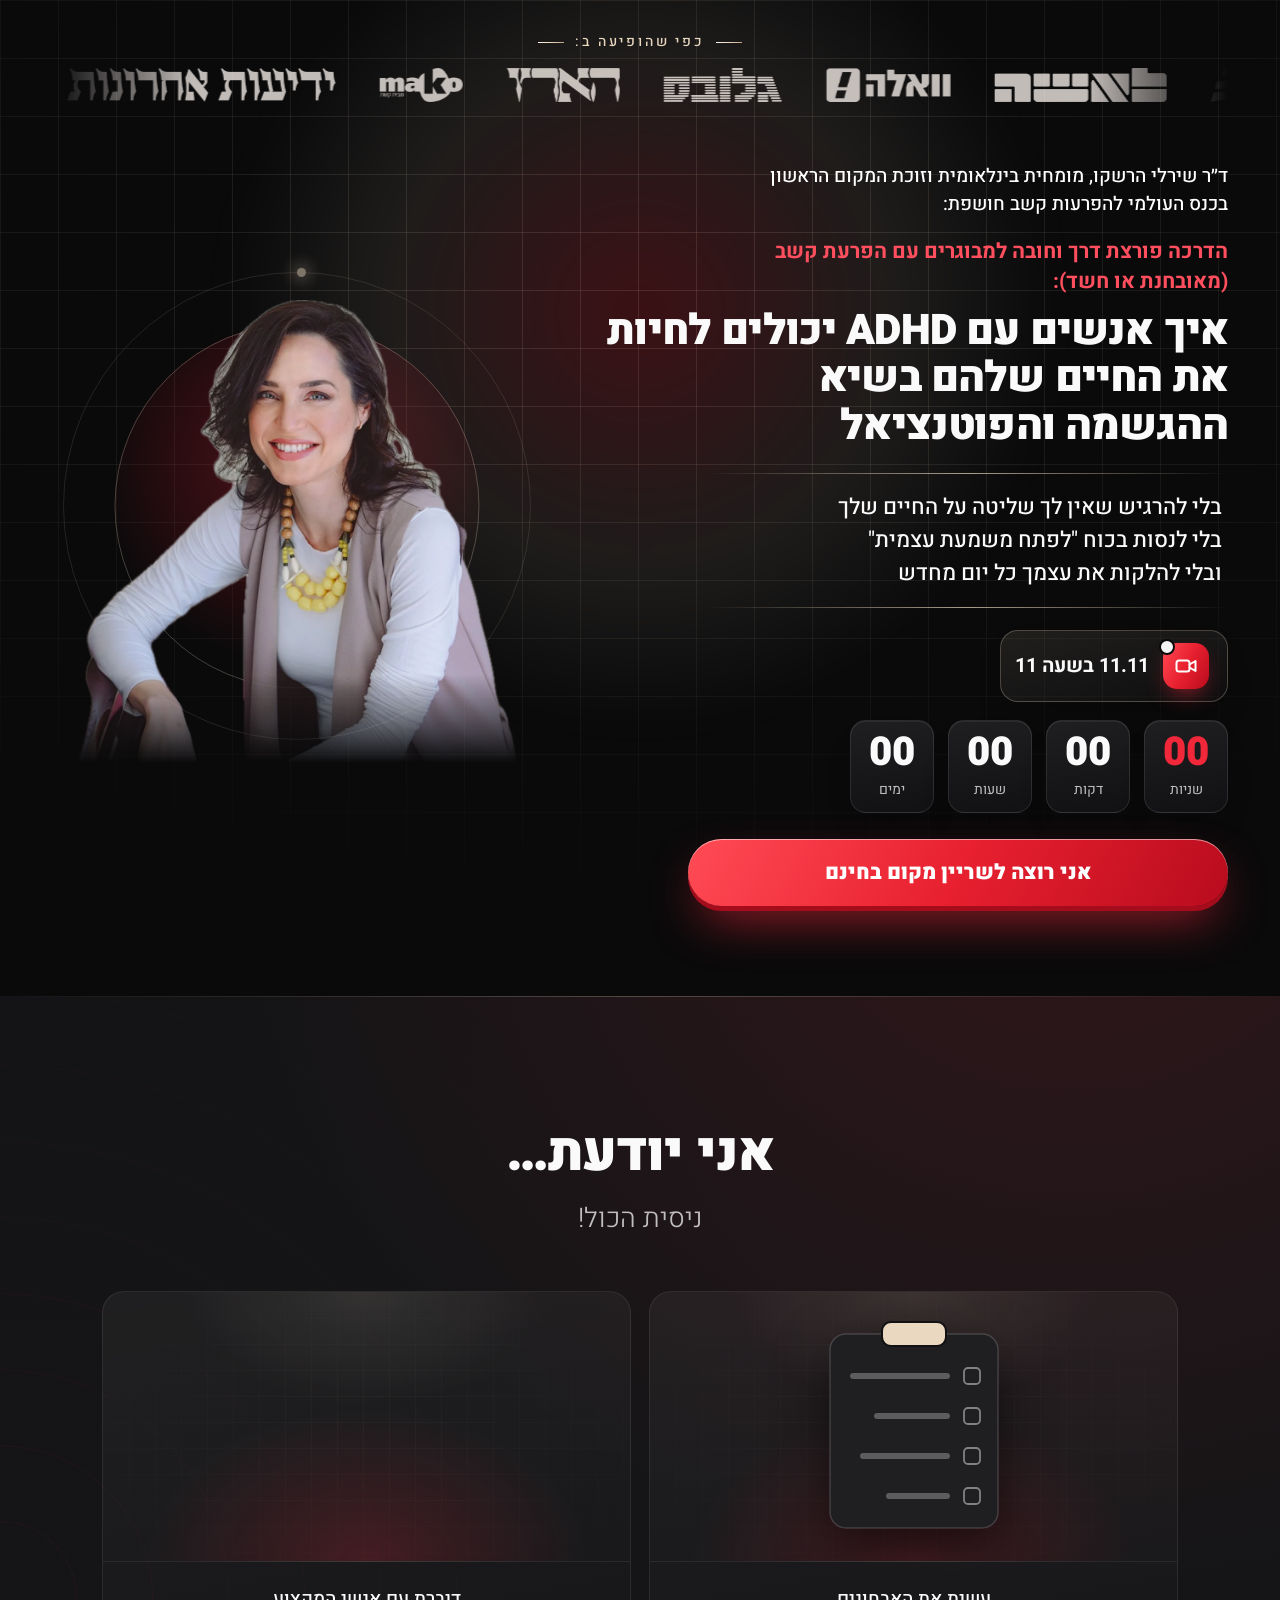
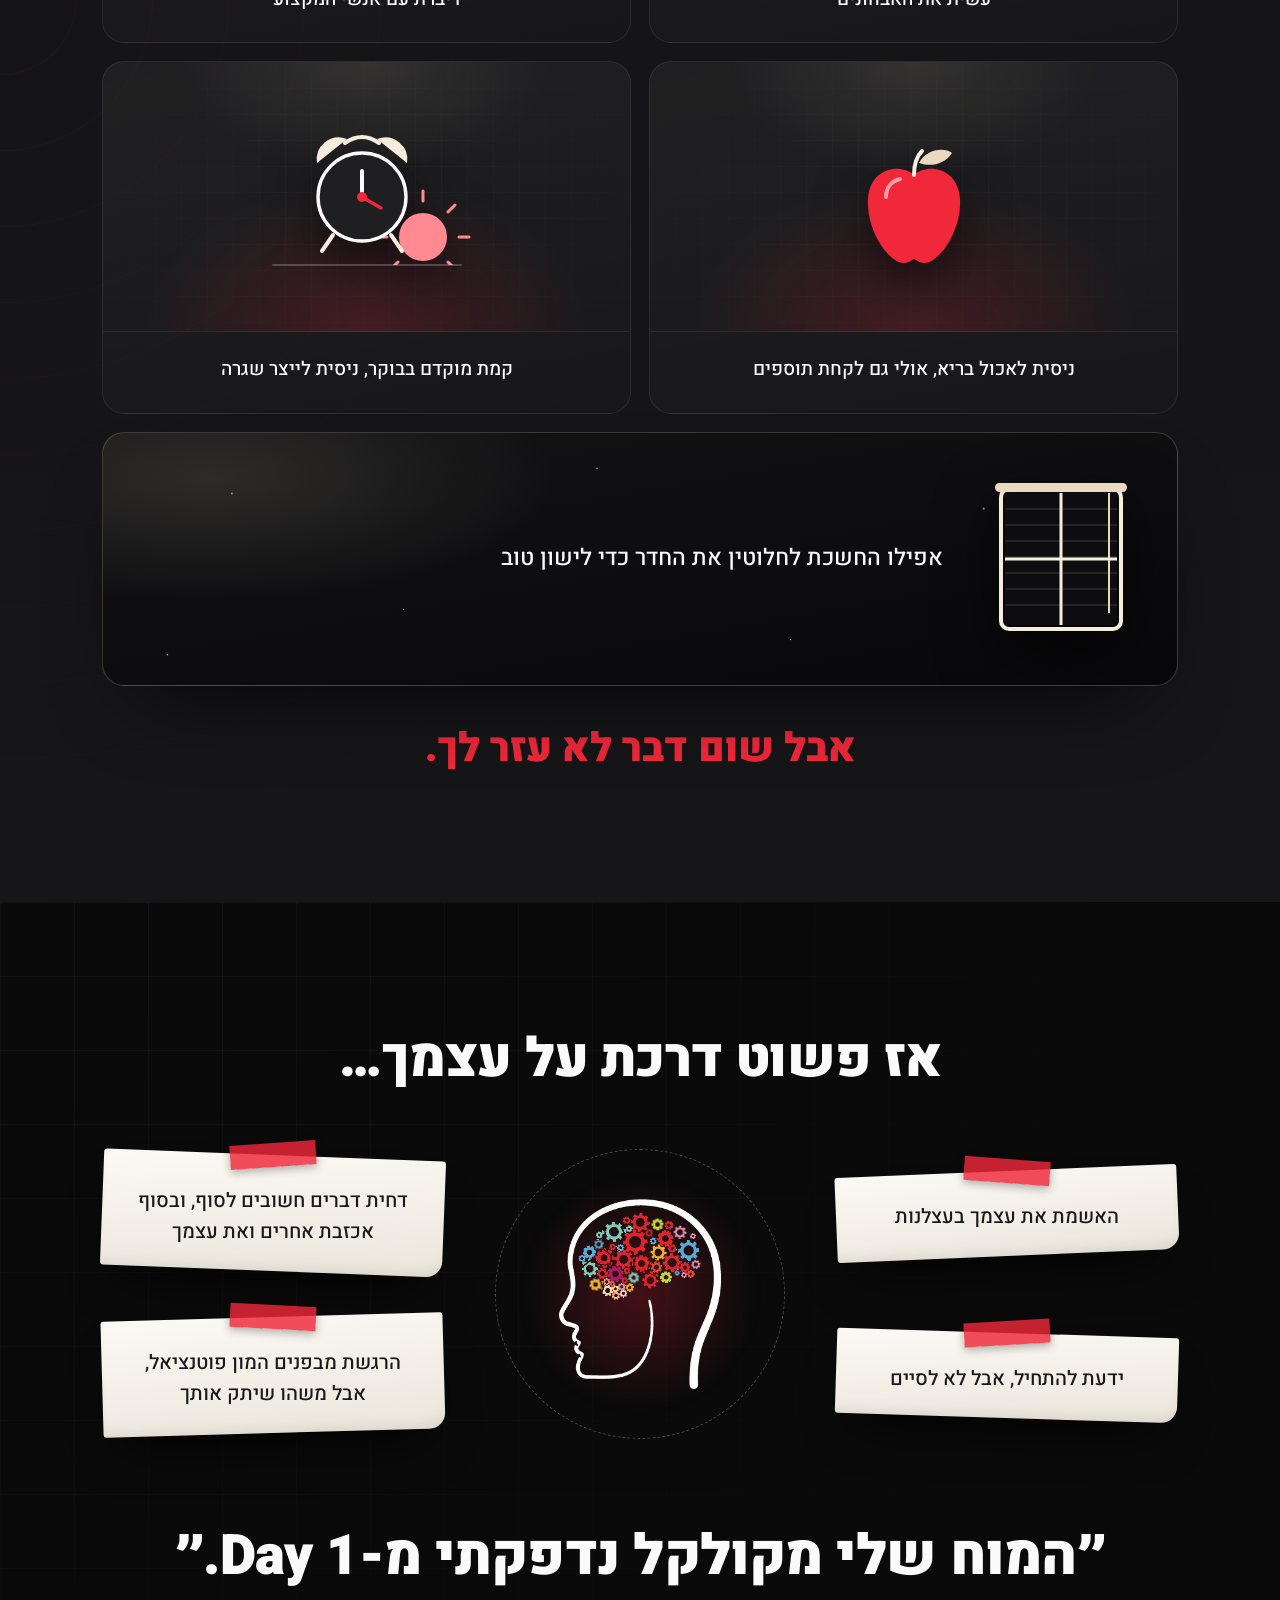
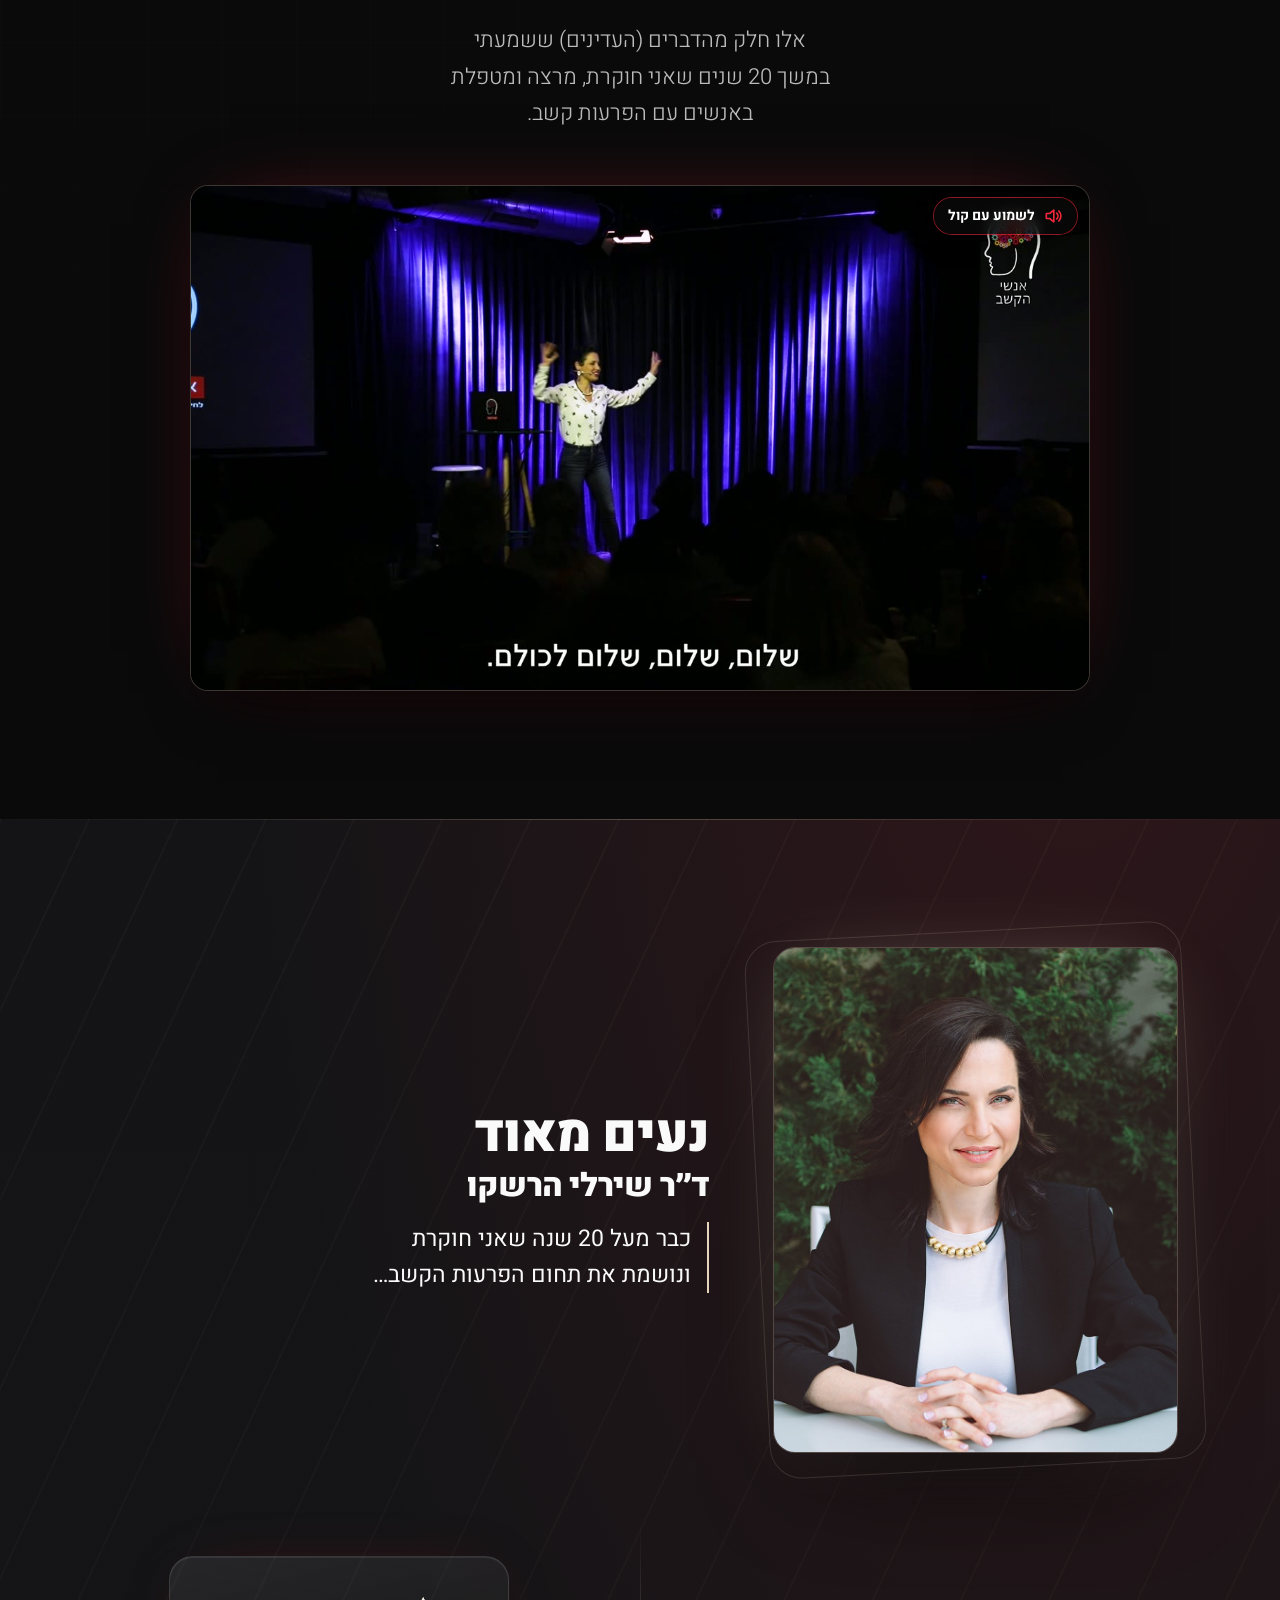
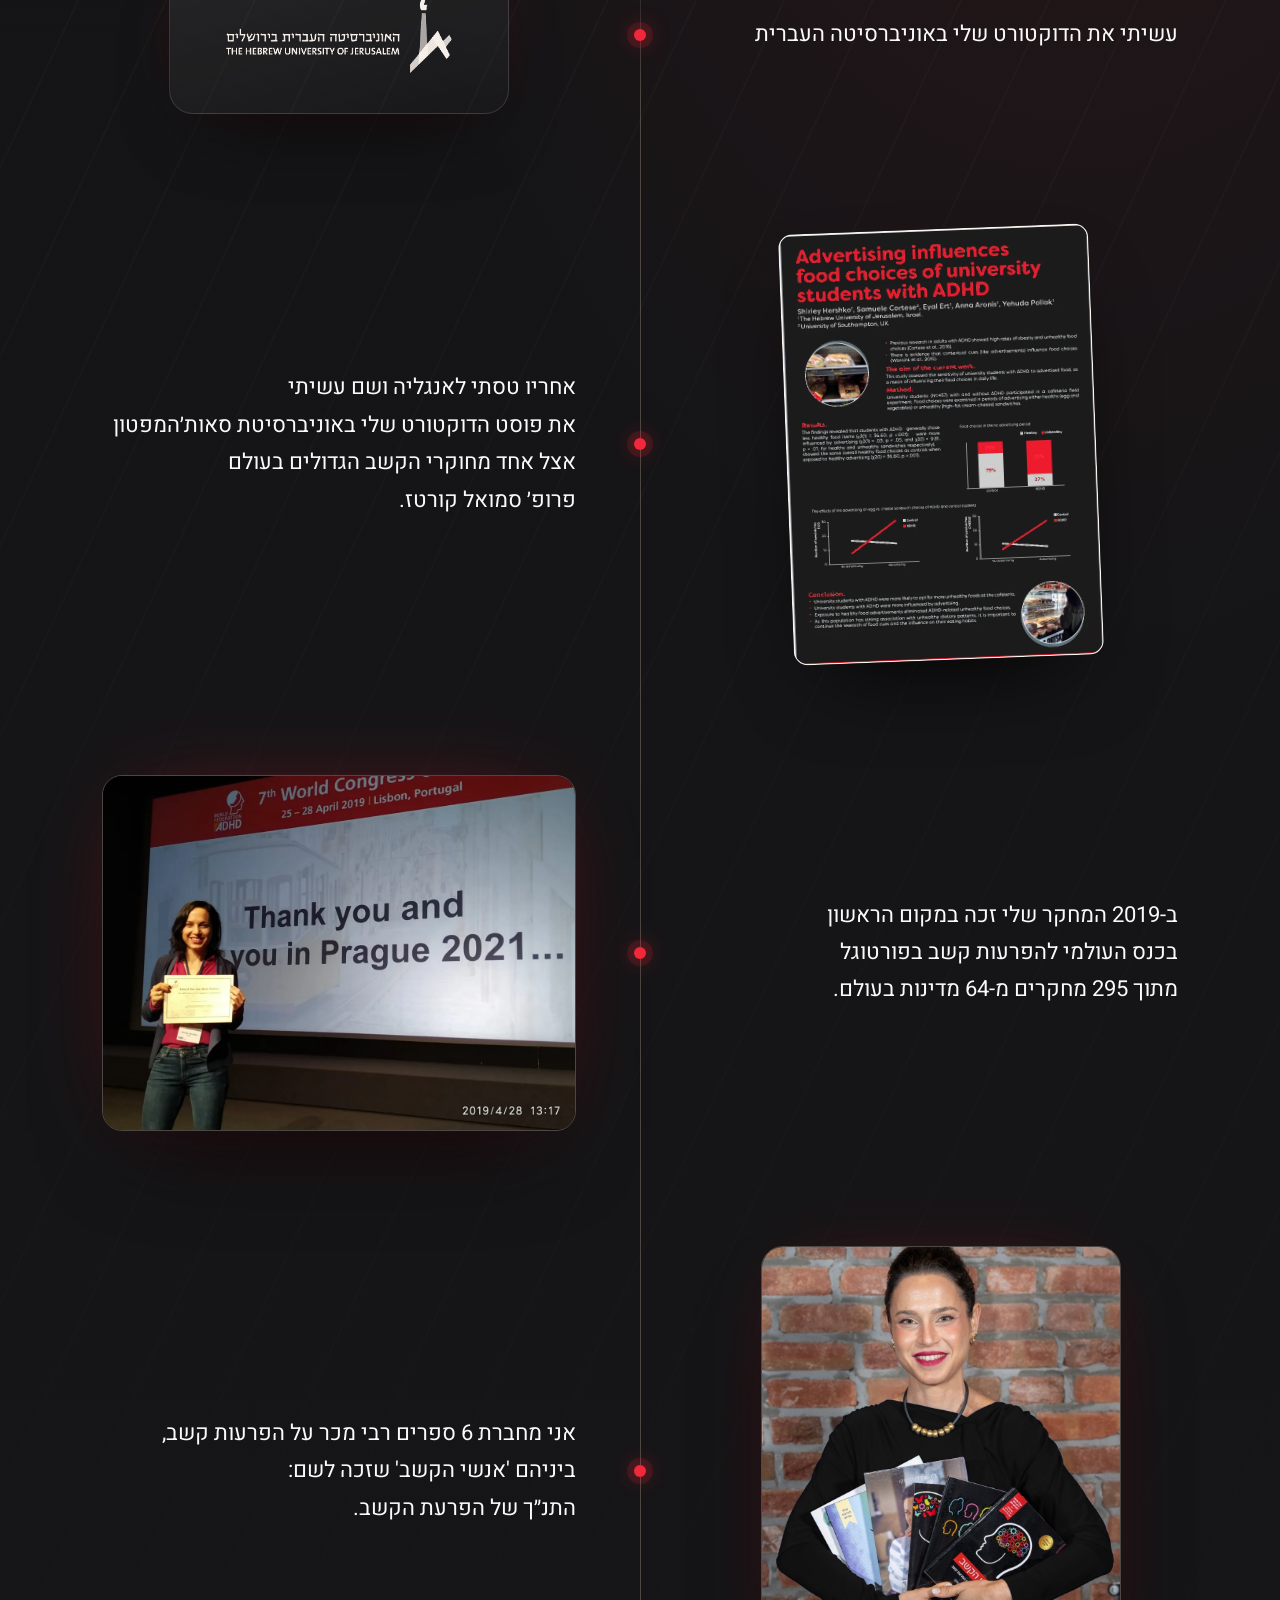
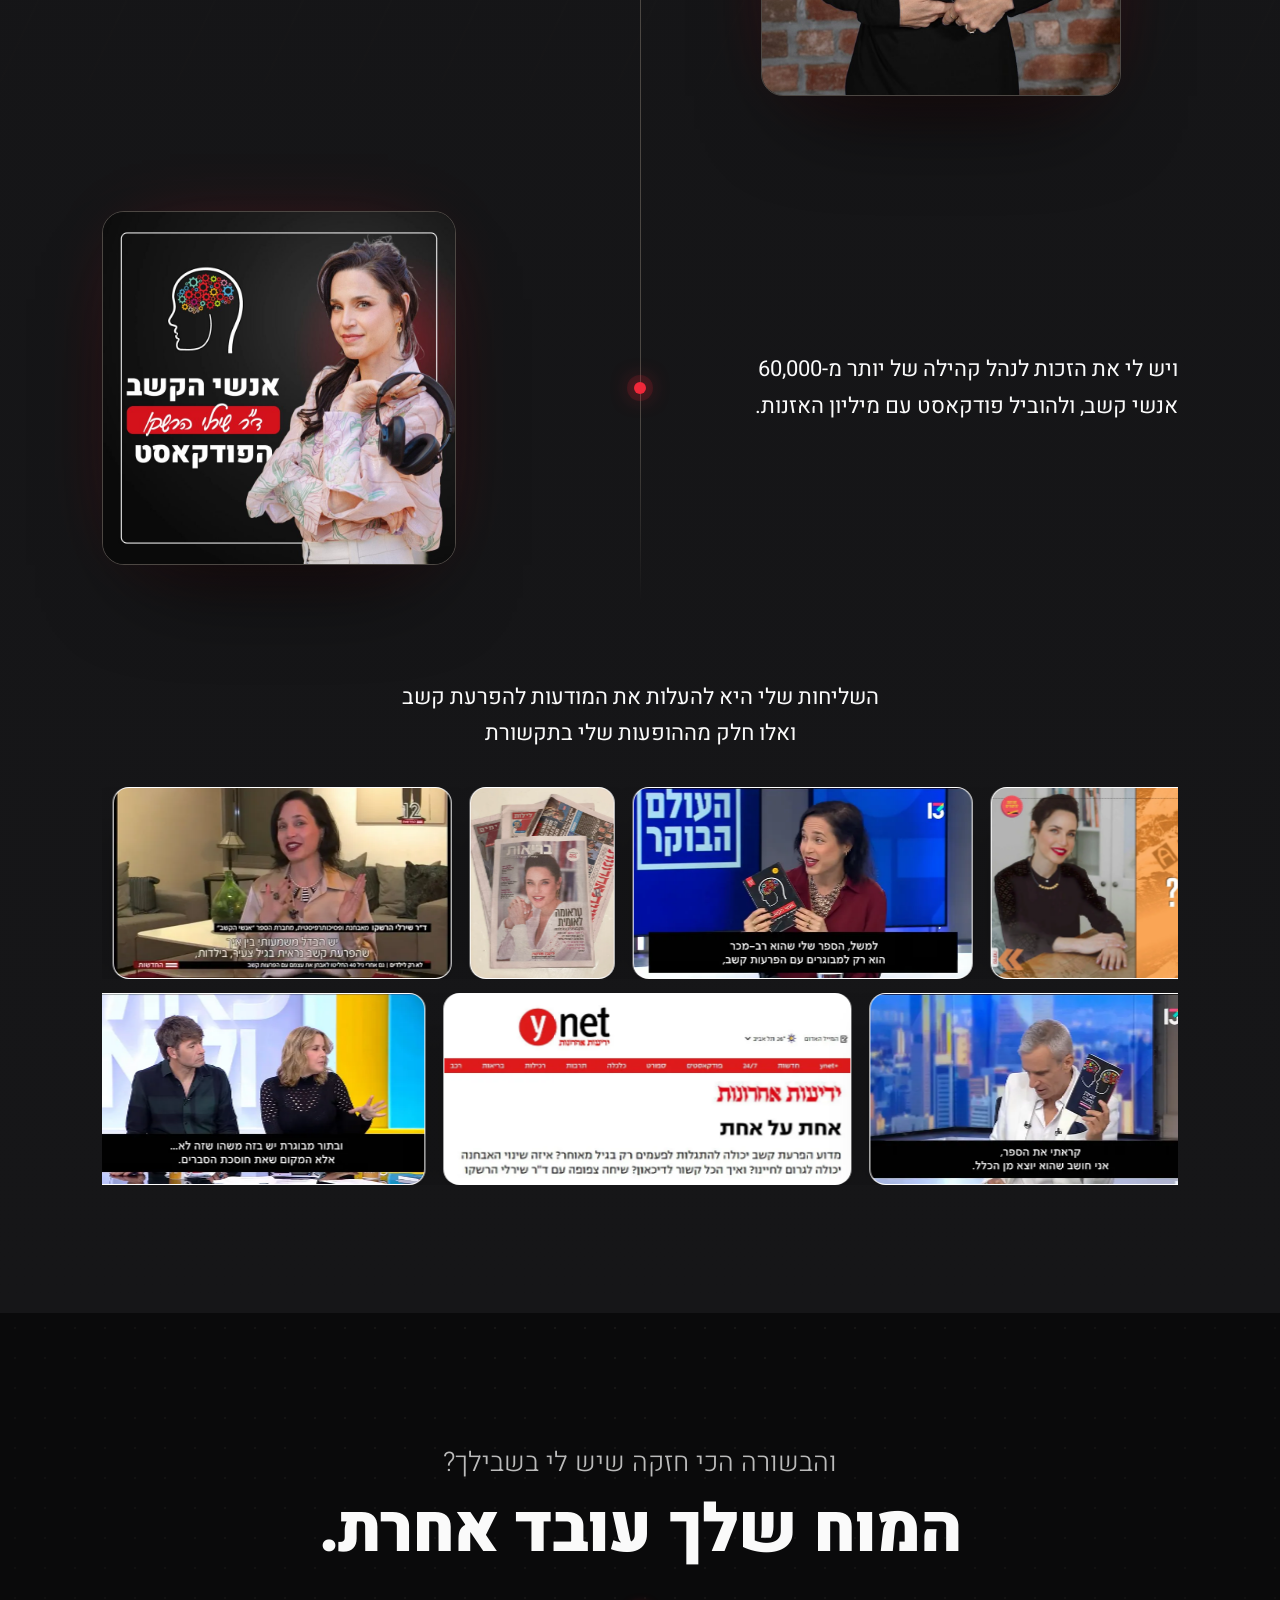
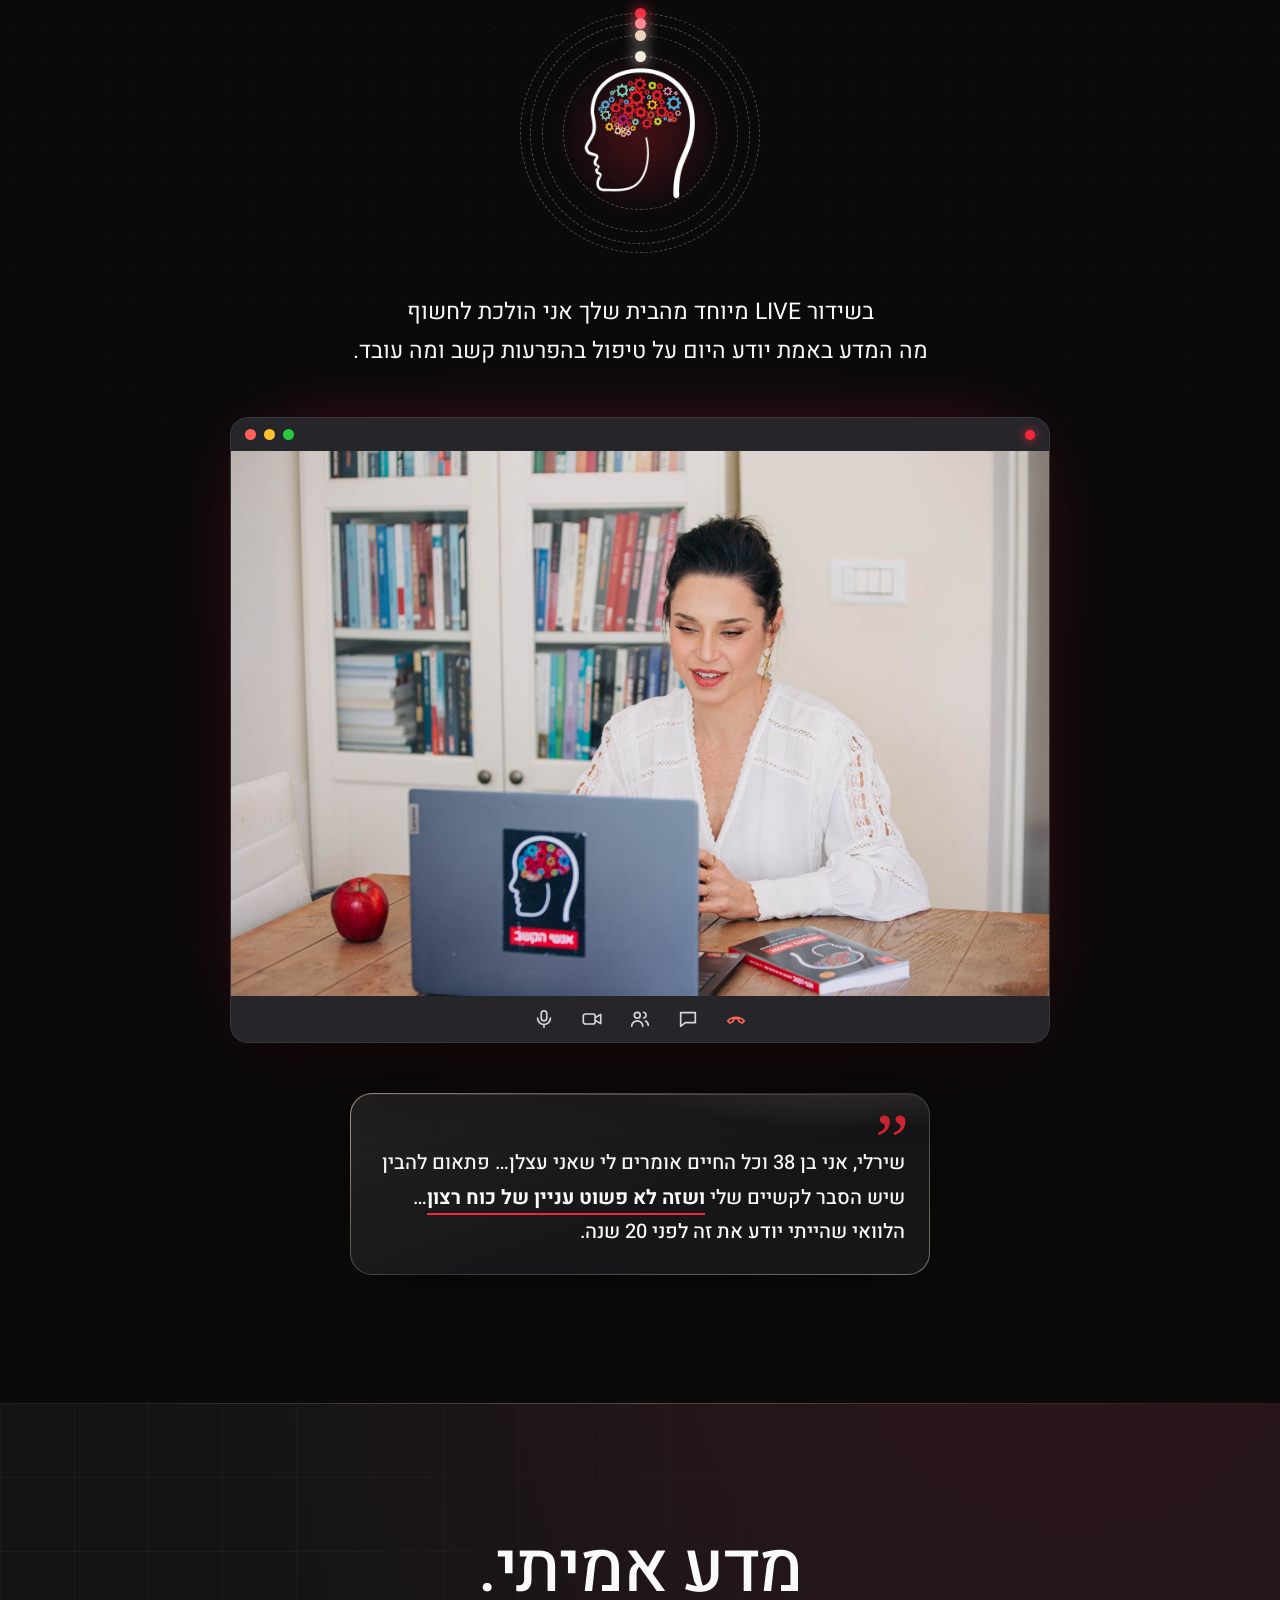
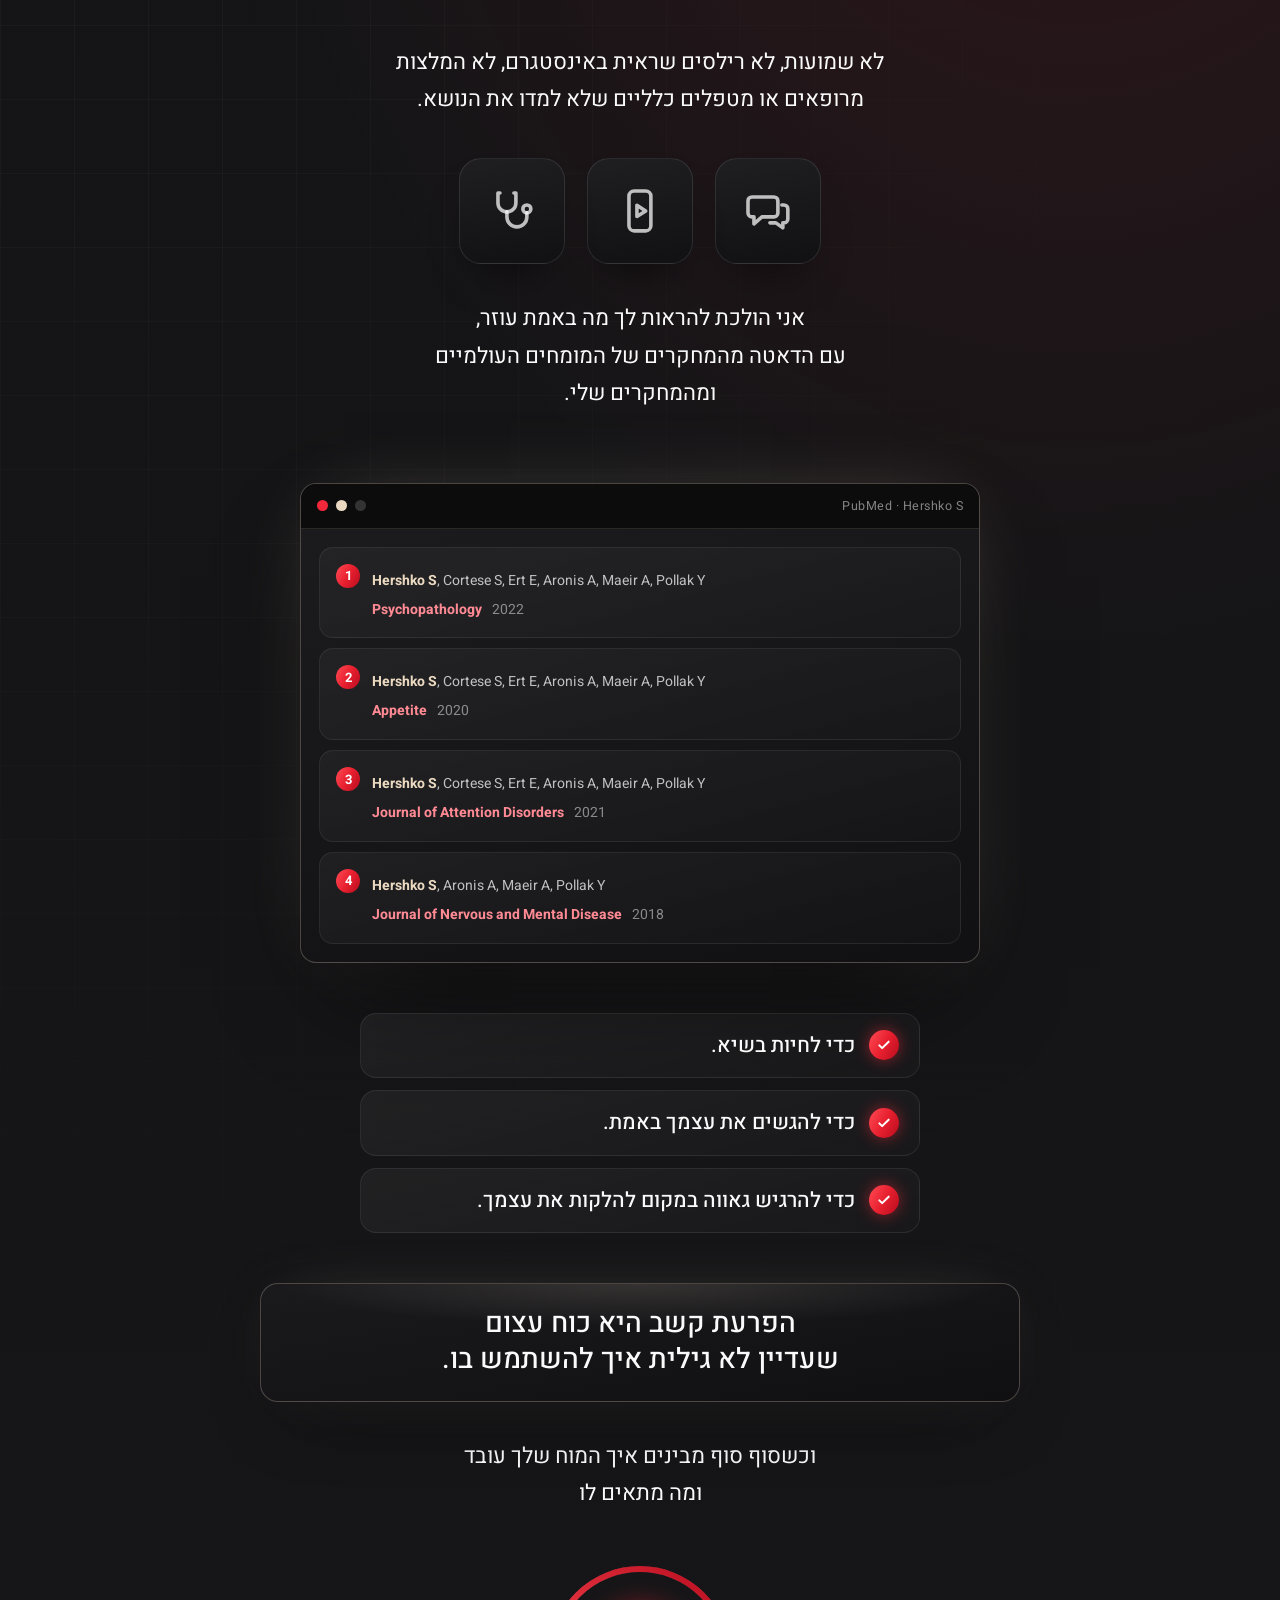
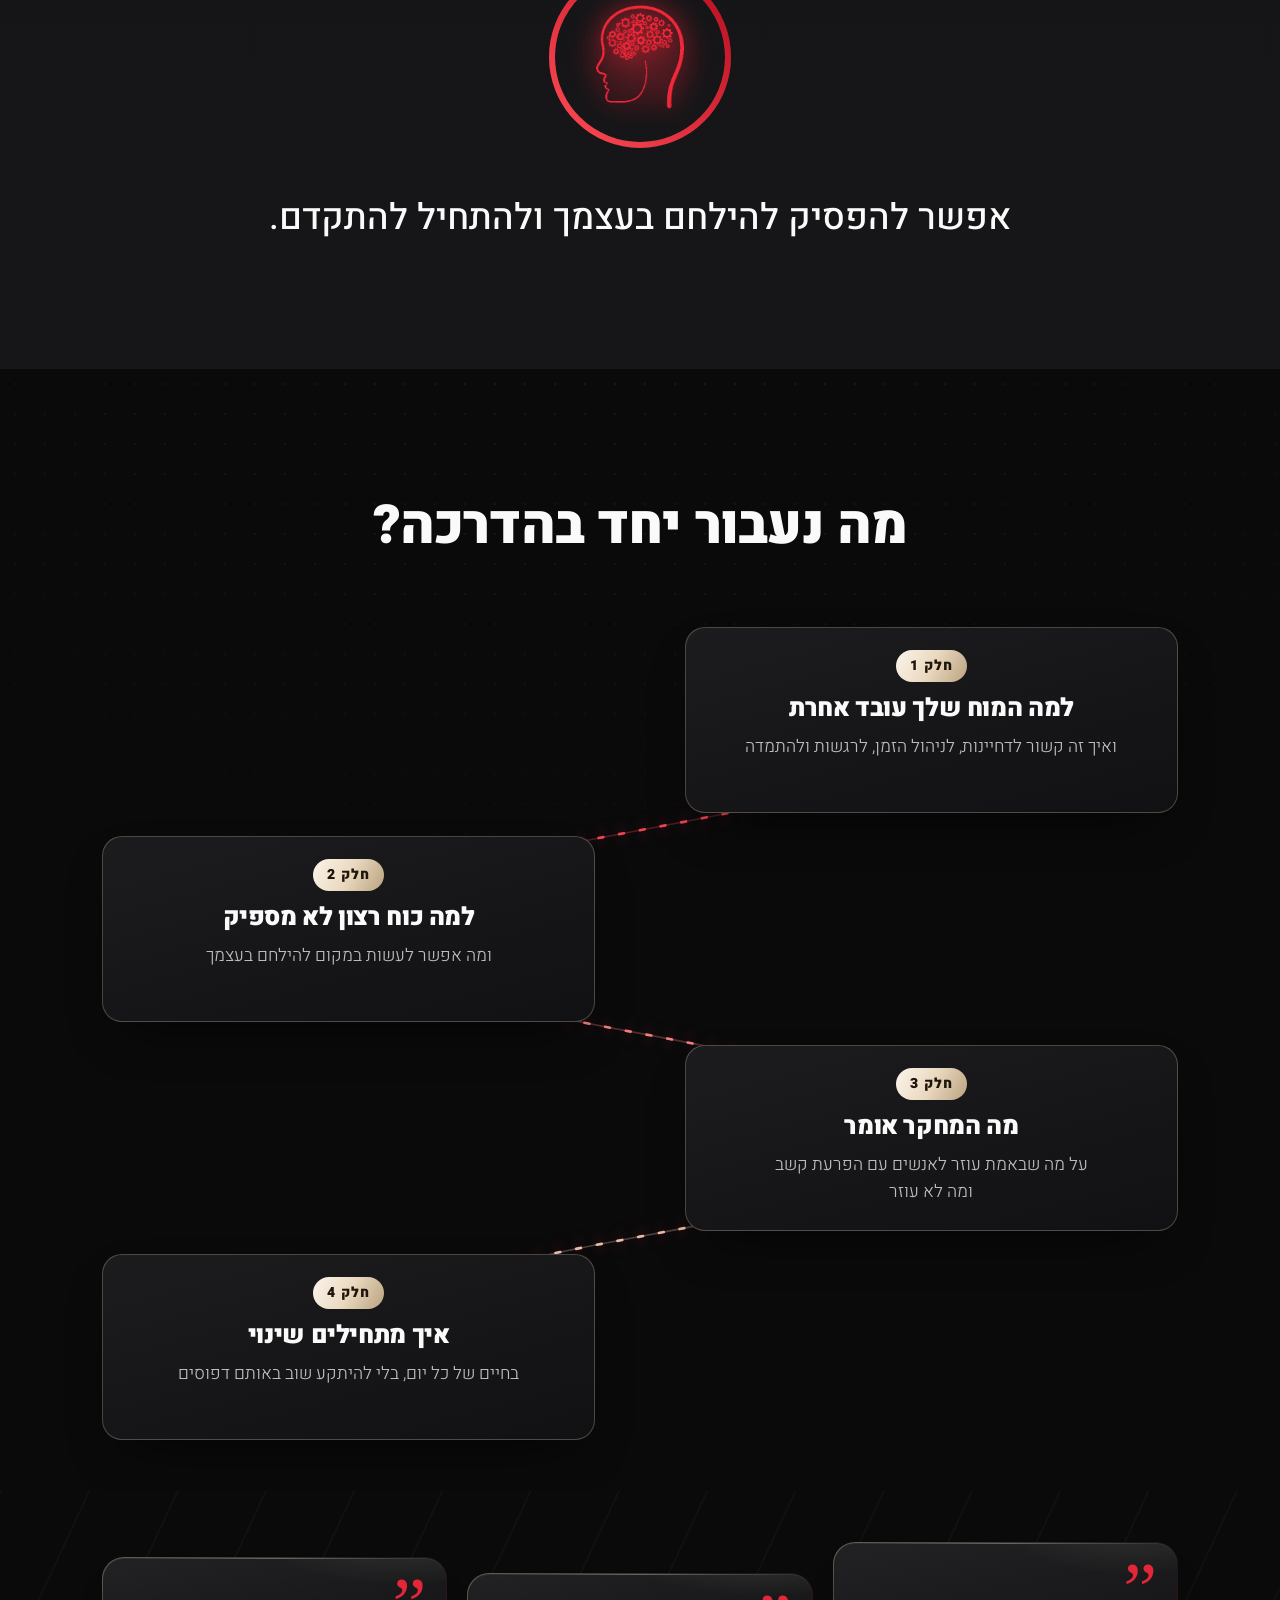
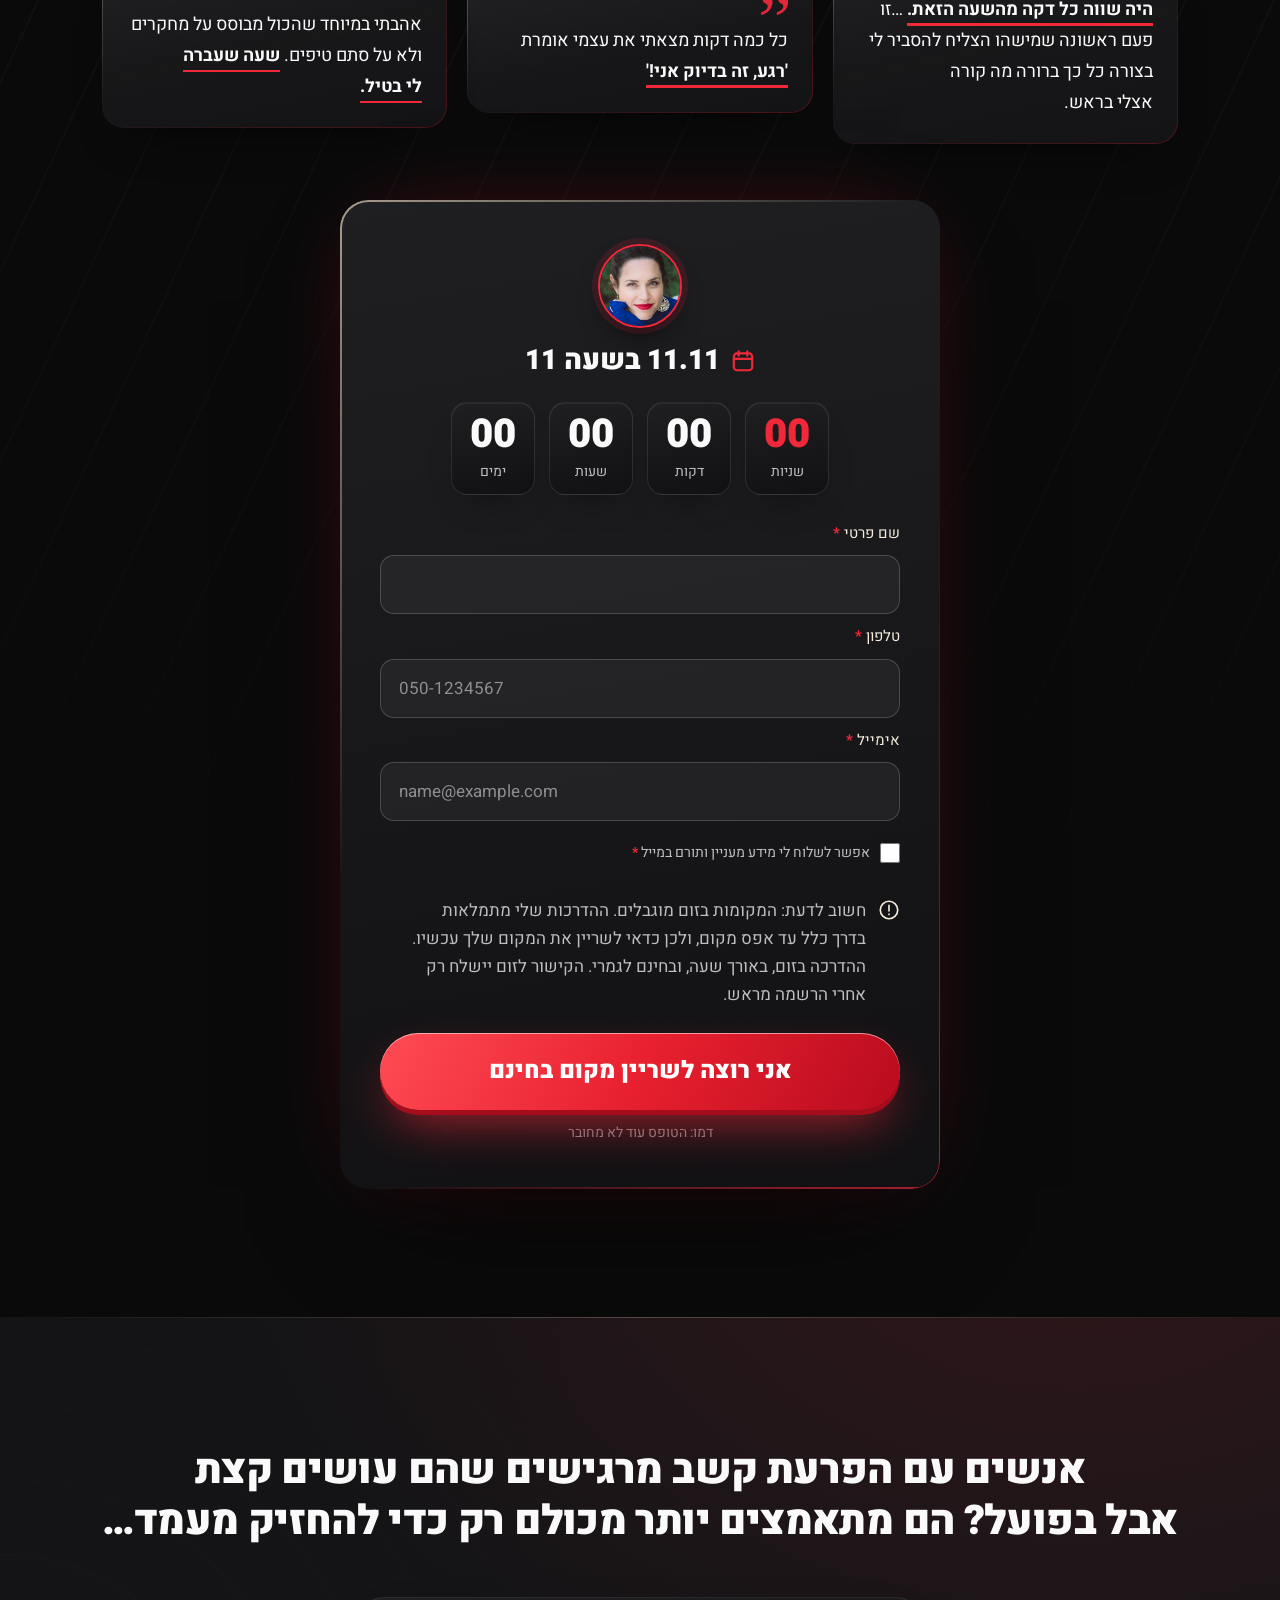
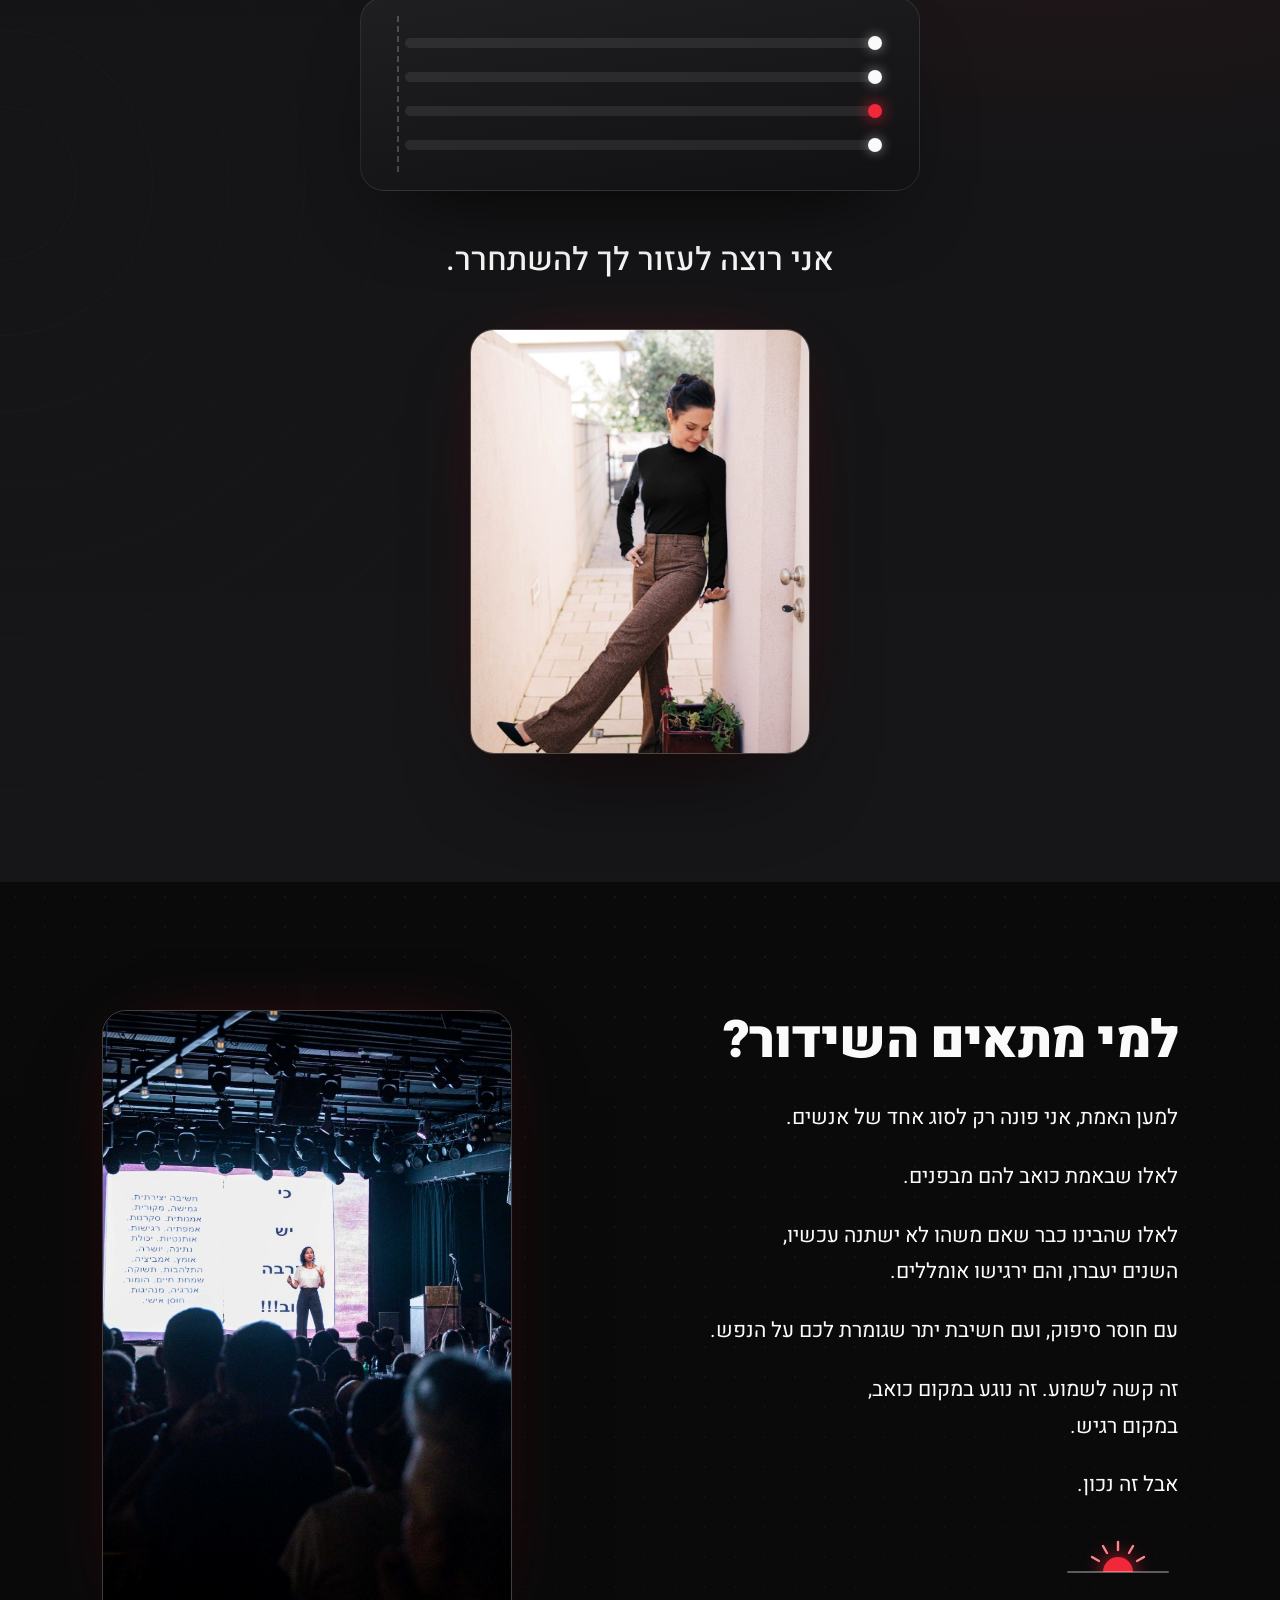
<file: webinar/index.html>
<!doctype html>
<html lang="he" dir="rtl">
<head>
<meta charset="utf-8">
<meta name="viewport" content="width=device-width, initial-scale=1">
<meta name="robots" content="noindex">
<title>הדרכת זום מיוחדת | ד״ר שירלי הרשקו</title>
<link rel="preconnect" href="https://fonts.googleapis.com">
<link rel="preconnect" href="https://fonts.gstatic.com" crossorigin>
<link href="https://fonts.googleapis.com/css2?family=Heebo:wght@300;400;500;700;900&display=swap" rel="stylesheet">
<link rel="stylesheet" href="lp.css">
<style>
/* ---- round 5 (20.10): back to the dark round 3 language, Mor's new copy, more pictures ---- */
.nw{white-space:nowrap}
@media (max-width:760px){.br-d{display:none}}
.vz{width:min(220px,74%);height:auto;overflow:visible;filter:drop-shadow(0 20px 26px rgba(0,0,0,.55))}

/* 1 · hero: her smile cut from the background, inside the rings. Nothing floats around her */
.portrait.cut>img{height:100%;width:auto;max-width:112%;object-fit:contain;object-position:50% 100%}
.hero h1{font-size:clamp(28px,7.2vw,50px);max-width:680px}
.hero__kicker{max-width:600px}
.hero__pre{margin-top:18px;max-width:600px;font-weight:700;font-size:clamp(17px,2vw,21px);line-height:1.45;color:var(--a1)}
.hero__pre+h1{margin-top:10px}
.hero .btn{display:block;width:100%;max-width:540px;margin-top:26px}
@media (min-width:980px){.hero .wrap{max-width:1320px}.hero__copy{width:100%}.hero h1{max-width:none;font-size:clamp(28px,3.3vw,48px)}.portrait{width:min(31vw,430px)}}
.ticket{margin-top:22px;display:flex;align-items:center;gap:14px;padding:12px 18px 12px 14px;border-radius:18px;max-width:560px;text-align:right;
  border:1px solid var(--a2-line);background:linear-gradient(165deg,rgba(var(--a2-rgb),.1),rgba(255,255,255,.02));box-shadow:0 20px 50px -30px rgba(0,0,0,.9)}
.ticket__ico{position:relative;flex:none;width:46px;height:46px;border-radius:14px;display:grid;place-items:center;background:var(--a1-grad);color:#fff;
  box-shadow:0 10px 24px -10px rgba(var(--a1-rgb),.9)}
.ticket__ico svg{width:24px;height:24px;fill:none;stroke:currentColor;stroke-width:2;stroke-linecap:round;stroke-linejoin:round}
.ticket__ico::after{content:"";position:absolute;top:-4px;left:-4px;width:12px;height:12px;border-radius:50%;background:var(--ok);border:2px solid var(--bg);animation:onAir 1.6s ease-in-out infinite}
@keyframes onAir{50%{box-shadow:0 0 0 6px rgba(var(--ok-rgb),0);opacity:.55}}
.ticket p{font-weight:700;font-size:clamp(17px,1.9vw,20px);line-height:1.45}

/* countdown to 11.11.26 11:00 */
.cd{display:flex;justify-content:center;gap:clamp(8px,1.6vw,14px);margin-top:18px}
.cd div{min-width:clamp(62px,15vw,84px);padding:12px 6px 10px;border-radius:16px;text-align:center;border:1px solid rgba(var(--ivory-rgb),.1);
  background:linear-gradient(170deg,var(--sf-4),var(--sf-1));box-shadow:inset 0 1px 0 rgba(255,255,255,.06),0 18px 40px -26px rgba(0,0,0,.9)}
.cd b{display:block;font-weight:900;font-size:clamp(28px,4.4vw,40px);line-height:1;font-variant-numeric:tabular-nums;direction:ltr}
.cd div:last-child b{color:var(--a1)}
.cd span{display:block;margin-top:6px;font-size:14px;color:var(--t-mid)}
@media (min-width:980px){.hero .cd{justify-content:flex-start}}

/* 2 · I know: every thing you tried gets its own little live picture */
.know h2{text-align:center}
.know__all{margin-top:14px;text-align:center;font-weight:300;font-size:clamp(20px,2.6vw,27px);color:var(--t-mid)}
.know .use p{font-weight:500;text-align:center}
/* the diagnosis form, line by line */
.five .board{fill:var(--sf-4);stroke:rgba(var(--ivory-rgb),.16);stroke-width:1.5}
.five .clip{fill:var(--a2);stroke:var(--sf-1);stroke-width:2}
.five .ln{fill:rgba(var(--ivory-rgb),.28);animation:fiveLn 9s infinite;animation-delay:var(--d)}
.five .box{fill:none;stroke:rgba(var(--ivory-rgb),.45);stroke-width:1.8}
.five .tk{fill:none;stroke:var(--a1);stroke-width:3;stroke-linecap:round;stroke-linejoin:round;stroke-dasharray:20;stroke-dashoffset:20;animation:fiveTk 9s var(--ease-out) infinite;animation-delay:var(--d)}
@keyframes fiveTk{0%,4%{stroke-dashoffset:20}9%,90%{stroke-dashoffset:0}100%{stroke-dashoffset:0;opacity:0}}
@keyframes fiveLn{0%,6%{opacity:1}10%,90%{opacity:.35}100%{opacity:1}}
/* the talk with the professionals */
.talk .bb{transform-box:fill-box;transform-origin:50% 100%;opacity:0;animation:pop 8s var(--ease-out) infinite;animation-delay:var(--d)}
.talk .them{fill:#2a2a2e}
.talk .me{fill:var(--a1)}
.talk .tl{fill:rgba(var(--ivory-rgb),.34)}
.talk .ml{fill:rgba(255,255,255,.72)}
.talk .dt{fill:rgba(var(--ivory-rgb),.7);transform-box:fill-box;transform-origin:center;animation:dot 1.1s ease-in-out infinite;animation-delay:var(--d)}
@keyframes pop{0%,3%{opacity:0;transform:translateY(14px) scale(.86)}10%,86%{opacity:1;transform:none}94%,100%{opacity:0;transform:none}}
@keyframes dot{0%,100%{transform:none;opacity:.5}40%{transform:translateY(-5px);opacity:1}}
/* healthy food, and the capsules on top */
.food .ap{fill:var(--a1)}
.food .hl{fill:none;stroke:rgba(255,255,255,.55);stroke-width:4;stroke-linecap:round}
.food .stem{fill:none;stroke:var(--a2-soft);stroke-width:4;stroke-linecap:round}
.food .leaf{fill:var(--a2)}
.food .apple{transform-box:fill-box;transform-origin:50% 90%;animation:apple 3.9s ease-in-out infinite}
.food .c1{fill:var(--ivory)}
.food .c2{fill:var(--a1-soft)}
.food .cap{opacity:0;animation:capDrop 3.9s linear infinite;animation-delay:var(--d)}
@keyframes capDrop{0%{transform:translate(var(--x),-16px) rotate(var(--r0));opacity:0}12%,72%{opacity:1}100%{transform:translate(var(--x),200px) rotate(var(--r1));opacity:0}}
@keyframes apple{50%{transform:scale(1.04)}}
/* up early: the clock rings, the sun comes up */
.alarm .sun{fill:var(--a1-soft);animation:sunUp 8s ease-in-out infinite}
.alarm .rays{fill:none;stroke:var(--a1-soft);stroke-width:3;stroke-linecap:round;transform-box:fill-box;transform-origin:center;animation:spinR 16s linear infinite}
.alarm .hz{stroke:rgba(var(--ivory-rgb),.22);stroke-width:2;stroke-linecap:round}
.alarm .clk{transform-box:fill-box;transform-origin:50% 60%;animation:ring 4s ease-in-out infinite}
.alarm .bell{fill:var(--a2-soft)}
.alarm .face{fill:var(--sf-4);stroke:var(--ivory);stroke-width:3.4}
.alarm .hh{fill:none;stroke:var(--ivory);stroke-width:4;stroke-linecap:round}
.alarm .mh{fill:none;stroke:var(--a1);stroke-width:3.4;stroke-linecap:round}
.alarm .legs,.alarm .top{fill:none;stroke:var(--a2-soft);stroke-width:4;stroke-linecap:round}
.alarm .pin{fill:var(--a1)}
.alarm .wv{fill:none;stroke:var(--a1);stroke-width:3;stroke-linecap:round;opacity:0;animation:wave 4s ease-out infinite}
.alarm .w2{animation-delay:.12s}
@keyframes sunUp{0%,10%{transform:translateY(64px)}55%,100%{transform:none}}
@keyframes spinR{to{transform:rotate(360deg)}}
@keyframes ring{0%,58%,82%,100%{transform:none}61%{transform:rotate(-8deg)}64%{transform:rotate(8deg)}67%{transform:rotate(-8deg)}70%{transform:rotate(8deg)}73%{transform:rotate(-6deg)}76%{transform:rotate(6deg)}79%{transform:rotate(-3deg)}}
@keyframes wave{0%,58%{opacity:0}62%,78%{opacity:1}86%,100%{opacity:0}}
/* the dark room: the blind comes down over the moon */
.night{grid-column:1/-1;position:relative;display:grid;gap:22px;align-items:center;justify-items:center;padding:clamp(26px,4vw,46px);border-radius:22px;overflow:hidden;text-align:center;
  background:radial-gradient(46% 70% at 10% 18%,rgba(var(--a2-rgb),.13),transparent 70%),linear-gradient(170deg,#131315,#08080a);border:1px solid rgba(var(--a2-rgb),.22);
  box-shadow:0 40px 90px -46px rgba(0,0,0,.95)}
.night::before{content:"";position:absolute;inset:0;pointer-events:none;opacity:.7;animation:twinkle 5s ease-in-out infinite;
  background-image:radial-gradient(1.4px 1.4px at 12% 24%,#fff,transparent),radial-gradient(1px 1px at 28% 70%,#fff,transparent),radial-gradient(1.2px 1.2px at 46% 14%,#fff,transparent),
    radial-gradient(1px 1px at 64% 82%,#fff,transparent),radial-gradient(1.6px 1.6px at 82% 30%,#fff,transparent),radial-gradient(1px 1px at 92% 64%,#fff,transparent),radial-gradient(1.2px 1.2px at 6% 88%,#fff,transparent)}
@keyframes twinkle{50%{opacity:.3}}
.night>*{position:relative}
.night p{font-weight:500;font-size:clamp(18px,2.2vw,23px);line-height:1.6;color:var(--t-hi)}
.win{width:clamp(110px,13vw,140px);height:auto;overflow:visible;filter:drop-shadow(0 24px 30px rgba(0,0,0,.7))}
.win .sky{fill:#1b2033}
.win .moon{fill:#f4f1e6}
.win .st{fill:#fff;animation:twinkle 2.6s ease-in-out infinite;animation-delay:var(--d)}
.win .blind{animation:blind 7s var(--ease) infinite}
.win .blind rect{fill:#0d0d0f}
.win .blind path{fill:none;stroke:rgba(var(--ivory-rgb),.12);stroke-width:1.4}
.win .blind .cord{stroke:var(--a2);stroke-width:2}
.win .fr{fill:none;stroke:var(--a2-soft);stroke-width:4}
.win .bars{fill:none;stroke:var(--a2-soft);stroke-width:3}
.win .rod{fill:var(--a2)}
@keyframes blind{0%,14%{transform:translateY(-134px)}46%,84%{transform:none}100%{transform:translateY(-134px)}}
@media (min-width:860px){.night{grid-template-columns:auto 1fr;gap:clamp(26px,4vw,48px);text-align:right;justify-items:start}}
/* lit for three days, then it drops */
.streak{display:flex;justify-content:center;align-items:center;gap:clamp(6px,1.6vw,14px);margin:clamp(34px,4.4vw,50px) auto 0;direction:rtl}
.streak i{position:relative;width:clamp(34px,7vw,50px);aspect-ratio:1;border-radius:50%;display:grid;place-items:center;border:1.6px solid rgba(var(--ivory-rgb),.18);
  background:rgba(var(--ivory-rgb),.03);animation:stDrop 7s var(--ease) infinite;animation-delay:var(--d)}
.streak i svg{width:52%;height:52%;fill:var(--a1);opacity:0}
.streak i.on{animation:stOn 7s var(--ease-out) infinite;animation-delay:var(--d)}
.streak i.on svg{animation:stFlame 7s var(--ease-out) infinite;animation-delay:var(--d)}
@keyframes stOn{0%,4%{border-color:rgba(var(--ivory-rgb),.18);background:rgba(var(--ivory-rgb),.03);box-shadow:none}
  10%,52%{border-color:var(--a1);background:rgba(var(--a1-rgb),.14);box-shadow:0 0 18px rgba(var(--a1-rgb),.5)}
  60%,100%{border-color:rgba(var(--ivory-rgb),.12);background:rgba(var(--ivory-rgb),.02);box-shadow:none}}
@keyframes stFlame{0%,4%{opacity:0;transform:scale(.3)}10%,50%{opacity:1;transform:none}58%,100%{opacity:0;transform:translateY(6px) scale(.5)}}
@keyframes stDrop{0%,46%{transform:none;opacity:1;border-color:rgba(var(--ivory-rgb),.18)}
  56%,92%{transform:translateY(22px) rotate(var(--r));opacity:.45;border-color:rgba(var(--a1-rgb),.55)}100%{transform:none;opacity:1}}
.know__but{margin-top:clamp(26px,3.6vw,38px);text-align:center;font-weight:900;font-size:clamp(25px,3.8vw,40px);line-height:1.25;color:var(--a1)}

/* 3 · you stepped on yourself: the labels stuck on a brain that "broke" */
.self h2{text-align:center}
.slaps{display:grid;gap:22px;justify-items:center;max-width:1100px;margin:clamp(36px,5vw,60px) auto 0}
.slaps__brain{position:relative;width:min(250px,64vw);aspect-ratio:1;display:grid;place-items:center;margin-bottom:8px}
.slaps__brain::before{content:"";position:absolute;inset:10%;border-radius:50%;background:radial-gradient(closest-side,rgba(var(--a1-rgb),.26),transparent);filter:blur(8px)}
.slaps__brain .rg{position:absolute;inset:0;border-radius:50%;border:1px dashed rgba(var(--a2-rgb),.3);animation:orbit 40s linear infinite}
.slaps__brain img{position:relative;width:56%;animation:glitch 5s steps(1) infinite}
.slaps__brain svg{position:absolute;inset:0;width:100%;height:100%;overflow:visible}
.crack path{fill:none;stroke:var(--a1);stroke-width:2.6;stroke-linecap:round;stroke-linejoin:round;stroke-dasharray:130;stroke-dashoffset:130;animation:crack 5s var(--ease-out) infinite;
  filter:drop-shadow(0 0 5px rgba(var(--a1-rgb),.9))}
@keyframes glitch{0%,60%,72%,100%{transform:none;filter:none}61%{transform:translate(-5px,1px);filter:drop-shadow(4px 0 0 rgba(var(--a1-rgb),.85))}
  63%{transform:translate(4px,-2px);filter:drop-shadow(-4px 0 0 rgba(var(--a1-rgb),.85))}66%{transform:translate(-2px,2px);filter:grayscale(1) brightness(.6)}69%{transform:translate(2px,0);filter:grayscale(1) brightness(.6)}}
@keyframes crack{0%,58%{stroke-dashoffset:130;opacity:1}68%,94%{stroke-dashoffset:0;opacity:1}100%{stroke-dashoffset:0;opacity:0}}
/* only the paper and the tape tilt, the words stay straight */
.note{position:relative;isolation:isolate;width:min(100%,400px);padding:30px 24px 24px;text-align:center;color:#18181b;font-weight:500;font-size:clamp(18px,1.9vw,20px);line-height:1.55}
.note::after{content:"";position:absolute;inset:0;z-index:-1;border-radius:3px 3px 16px 3px;rotate:var(--r);transition:rotate .5s var(--ease-out);
  background:linear-gradient(175deg,#fbf9f4,#ebe6db);box-shadow:0 28px 50px -22px rgba(0,0,0,.9),inset 0 -12px 20px -16px rgba(0,0,0,.18)}
.note::before{content:"";position:absolute;top:-12px;left:50%;width:86px;height:24px;margin-left:-43px;background:rgba(var(--a1-rgb),.82);rotate:calc(var(--r) * -1.8);
  box-shadow:0 3px 8px rgba(0,0,0,.3)}
.note:hover::after{rotate:0deg}
@media (min-width:900px){
  .slaps{grid-template-columns:1fr auto 1fr;align-items:center;column-gap:clamp(26px,4vw,60px);row-gap:34px}
  .slaps__brain{grid-column:2;grid-row:1/3;width:min(290px,24vw);margin:0}
  .slaps .n1{grid-column:1;grid-row:1}.slaps .n2{grid-column:1;grid-row:2}.slaps .n3{grid-column:3;grid-row:1}.slaps .n4{grid-column:3;grid-row:2}
}
.said{max-width:980px;margin:clamp(50px,7vw,84px) auto 0;text-align:center;font-weight:900;font-size:clamp(28px,5vw,56px);line-height:1.2;letter-spacing:-.01em}
.js .said.reveal{transform:scale(.84);filter:blur(10px)}
.js .said.reveal.in{transform:none;filter:none;transition:opacity .9s var(--ease-out),transform 1.2s var(--ease-out),filter .9s var(--ease-out)}
.heard{max-width:680px;margin:clamp(22px,3vw,32px) auto 0;text-align:center;font-weight:300;font-size:clamp(18px,2.1vw,22px);line-height:1.65;color:var(--t-mid)}
.stagepics{display:grid;grid-template-columns:1fr 1fr;gap:clamp(10px,1.6vw,18px);max-width:1100px;margin:clamp(34px,4.6vw,54px) auto 0}
.stagepics figure{border-radius:18px;overflow:hidden;aspect-ratio:3/2;border:1px solid var(--a2-line);box-shadow:0 30px 60px -28px rgba(0,0,0,.95)}
.stagepics figure:first-child{grid-column:1/-1}
.stagepics img{width:100%;height:100%;object-fit:cover}
@media (min-width:860px){
  .stagepics{grid-template-columns:1fr 1.3fr 1fr;align-items:center}
  .stagepics figure:first-child{grid-column:auto;order:2;aspect-ratio:4/3}
  .stagepics figure:nth-child(2){order:1}.stagepics figure:nth-child(3){order:3}
}

/* 4 · nice to meet you: the path from Jerusalem to the podium */
.about__photo img{object-position:50% 18%}
.path{position:relative;max-width:1100px;margin:clamp(60px,8vw,104px) auto 0;display:grid;gap:clamp(64px,9vw,120px)}
.step{position:relative;display:grid;gap:24px;justify-items:center;text-align:center}
.step::before{content:"";width:12px;height:12px;border-radius:50%;background:var(--a1);box-shadow:0 0 0 7px rgba(var(--a1-rgb),.14),0 0 22px rgba(var(--a1-rgb),.85)}
.step__txt{display:grid;gap:26px;justify-items:center;max-width:540px;width:100%}
.step__txt p{font-size:clamp(18px,2.1vw,22px);line-height:1.7;color:var(--t-hi)}
.step__viz{display:grid;justify-items:center;width:100%}
@media (min-width:900px){
  .path::before{content:"";position:absolute;top:-40px;bottom:-40px;left:50%;width:1px;background:linear-gradient(transparent,var(--a2-line) 8%,var(--a2-line) 92%,transparent)}
  .step{grid-template-columns:1fr 1fr;column-gap:clamp(80px,10vw,140px);align-items:center;text-align:right;justify-items:stretch}
  .step::before{position:absolute;left:50%;top:50%;margin:-6px 0 0 -6px}
  .step__txt{justify-items:start;justify-self:end}
  .step:nth-child(even) .step__txt{order:2;justify-self:start}
}
.plate{display:grid;place-items:center;padding:clamp(28px,3.4vw,40px) clamp(36px,4.4vw,58px);border-radius:24px;
  background:linear-gradient(165deg,rgba(255,255,255,.08),rgba(255,255,255,.015));border:1px solid rgba(var(--ivory-rgb),.12);
  box-shadow:0 34px 80px -40px rgba(0,0,0,.95),inset 0 1px 0 rgba(255,255,255,.08),0 0 70px -40px rgba(var(--a1-rgb),.5)}
.plate img{height:clamp(56px,6vw,76px);width:auto}
.poster{width:min(310px,72vw);border-radius:14px;overflow:hidden;background:#fff;border:1px solid var(--a2-line);box-shadow:0 40px 90px -40px rgba(0,0,0,.95)}
.prize{width:min(100%,520px);border-radius:20px;overflow:hidden;border:1px solid var(--a2-line);
  box-shadow:0 44px 100px -44px rgba(0,0,0,.95),0 0 90px -40px rgba(var(--a1-rgb),.55)}
.prize img{width:100%}
.shot{width:min(100%,360px);border-radius:22px;overflow:hidden;aspect-ratio:4/5;border:1px solid var(--a2-line);
  box-shadow:0 44px 100px -44px rgba(0,0,0,.95),0 0 80px -40px rgba(var(--a1-rgb),.45)}
.shot img{width:100%;height:100%;object-fit:cover;object-position:50% 20%}
.books{position:relative;display:flex;justify-content:center;align-items:flex-end;width:100%;padding:16px 0 30px;direction:rtl}
.books::before{content:"";position:absolute;left:6%;right:6%;bottom:14px;height:40px;border-radius:50%;background:radial-gradient(closest-side,rgba(var(--a1-rgb),.35),transparent);filter:blur(14px)}
.books img{position:relative;flex:none;width:clamp(56px,12vw,92px);height:auto;margin-inline:clamp(-12px,-1.4vw,-6px);filter:drop-shadow(0 18px 22px rgba(0,0,0,.7));
  transition:transform 1.2s var(--ease-out),opacity .9s var(--ease-out)}
.books img:nth-child(1){transform:rotate(9deg) translateY(16px);z-index:1}
.books img:nth-child(2){transform:rotate(5deg) translateY(6px);z-index:2}
.books img:nth-child(3){width:clamp(74px,16vw,120px);z-index:4;transform:translateY(-8px)}
.books img:nth-child(4){transform:rotate(-4deg) translateY(4px);z-index:3}
.books img:nth-child(5){transform:rotate(-8deg) translateY(12px);z-index:2}
.books img:nth-child(6){transform:rotate(-12deg) translateY(24px);z-index:1}
.js .books:not(.in) img{transform:none;opacity:0}
.books.in img:nth-child(1){transition-delay:.05s}.books.in img:nth-child(2){transition-delay:.12s}.books.in img:nth-child(4){transition-delay:.19s}
.books.in img:nth-child(5){transition-delay:.26s}.books.in img:nth-child(6){transition-delay:.33s}
.pod{display:flex;align-items:center;gap:18px;width:min(100%,420px);padding:16px;border-radius:24px;
  background:linear-gradient(170deg,var(--sf-4),var(--sf-1));border:1px solid rgba(var(--ivory-rgb),.09);box-shadow:0 30px 70px -34px rgba(0,0,0,.95),0 0 60px -30px rgba(var(--a1-rgb),.45)}
.pod img{flex:none;width:clamp(104px,26vw,140px);border-radius:16px;box-shadow:0 16px 30px -14px rgba(0,0,0,.8)}
.pod__ui{flex:1;display:grid;gap:14px;justify-items:center}
.pod__eq{display:flex;align-items:flex-end;gap:4px;height:46px;direction:ltr}
.pod__eq i{width:5px;border-radius:3px;background:var(--a1-grad);animation:eq 1.1s ease-in-out infinite;animation-delay:var(--d)}
@keyframes eq{0%,100%{height:18%}50%{height:100%}}
.pod__play{width:54px;height:54px;border-radius:50%;display:grid;place-items:center;background:var(--a1-grad);box-shadow:0 0 0 8px rgba(var(--a1-rgb),.14),0 12px 26px -10px rgba(var(--a1-rgb),.9)}
.pod__play svg{width:20px;height:20px;fill:#fff;margin-left:3px}
.pod__bar{width:100%;height:5px;border-radius:99px;background:rgba(var(--ivory-rgb),.12);overflow:hidden;direction:ltr}
.pod__bar i{display:block;height:100%;width:0;background:var(--a2);animation:podBar 14s linear infinite}
@keyframes podBar{to{width:100%}}
/* on TV and in the papers: two rows that drift and can be dragged */
.about .rows{margin-top:clamp(80px,10vw,130px)}
.rows__track figure{flex:none;border-radius:16px;overflow:hidden;background:#fff;border:1px solid rgba(var(--ivory-rgb),.08);box-shadow:0 20px 40px -20px rgba(0,0,0,.8)}
.rows__track figure img{width:auto;max-width:none;height:190px;border:0;border-radius:0;box-shadow:none;object-fit:contain}
@media (max-width:760px){.rows__track figure img{width:auto;height:140px;border-radius:0}}

/* 5 · your brain works differently */
.news{text-align:center}
.news__ask{font-weight:300;font-size:clamp(20px,2.6vw,27px);color:var(--t-mid)}
.news h2{margin-top:10px;font-size:clamp(34px,6vw,66px);line-height:1.1}
.brainorb{position:relative;width:min(240px,62vw);aspect-ratio:1;margin:clamp(30px,4vw,46px) auto 0}
.brainorb::before{content:"";position:absolute;inset:16%;border-radius:50%;background:radial-gradient(closest-side,rgba(var(--a1-rgb),.28),transparent);filter:blur(10px)}
.brainorb img{position:absolute;left:50%;top:50%;width:46%;transform:translate(-50%,-50%)}
.orb{position:absolute;inset:var(--in);border-radius:50%;border:1px dashed rgba(var(--a2-rgb),.32);animation:orbit var(--t) linear infinite;animation-direction:var(--dir)}
.orb i{position:absolute;top:-6px;left:50%;width:11px;height:11px;margin-left:-5.5px;border-radius:50%;background:var(--c);box-shadow:0 0 14px var(--c)}
@keyframes orbit{to{transform:rotate(360deg)}}
.news__live{max-width:780px;margin:clamp(28px,3.8vw,40px) auto 0;font-size:clamp(18px,2.2vw,23px);line-height:1.7;color:var(--t-hi)}
.zoomwin{position:relative;max-width:820px;margin:clamp(30px,4vw,46px) auto 0;border-radius:18px;overflow:hidden;background:#1c1c1f;border:1px solid rgba(var(--ivory-rgb),.12);
  box-shadow:0 50px 110px -44px rgba(0,0,0,.95),0 0 90px -40px rgba(var(--a1-rgb),.55)}
.zoomwin__bar{display:flex;align-items:center;gap:8px;padding:11px 14px;direction:ltr;background:#26262a}
.zoomwin__bar i{width:11px;height:11px;border-radius:50%;background:#5a5a60}
.zoomwin__bar i:nth-child(1){background:#ff5f57}.zoomwin__bar i:nth-child(2){background:#febc2e}.zoomwin__bar i:nth-child(3){background:#28c840}
.zoomwin__bar b{margin-left:auto;width:10px;height:10px;border-radius:50%;background:var(--a1);box-shadow:0 0 10px rgba(var(--a1-rgb),.9);animation:onAir 1.4s ease-in-out infinite}
.zoomwin img{width:100%}
.zoomwin__tools{display:flex;justify-content:center;gap:clamp(14px,3vw,26px);padding:12px;background:#26262a;direction:ltr}
.zoomwin__tools svg{width:22px;height:22px;fill:none;stroke:#d6d6dc;stroke-width:1.8;stroke-linecap:round;stroke-linejoin:round}
.zoomwin__tools .end{stroke:#ff5f57}

/* 6 · real science */
.science{text-align:center}
.science__big{font-weight:500;font-size:clamp(36px,6.4vw,70px);line-height:1.1;letter-spacing:-.02em}
.flow{max-width:780px;margin:clamp(24px,3.4vw,36px) auto 0}
.flow p{font-size:clamp(18px,2.15vw,22px);line-height:1.7;color:var(--t-hi)}
.nope{display:flex;justify-content:center;gap:clamp(12px,2.4vw,22px);margin:clamp(28px,3.8vw,40px) auto 0}
.nope span{position:relative;width:clamp(80px,17vw,106px);aspect-ratio:1;border-radius:22px;display:grid;place-items:center;
  background:linear-gradient(170deg,var(--sf-4),var(--sf-1));border:1px solid rgba(var(--ivory-rgb),.1);box-shadow:0 24px 50px -28px rgba(0,0,0,.95);
  animation:nopeDim 6s ease-in-out infinite;animation-delay:var(--d)}
.nope svg{width:46%;height:46%;fill:none;stroke:var(--t-mid);stroke-width:1.8;stroke-linecap:round;stroke-linejoin:round}
.nope svg.x{position:absolute;inset:14%;width:72%;height:72%;stroke:var(--a1);stroke-width:7;stroke-dasharray:182;stroke-dashoffset:182;animation:nopeX 6s var(--ease-out) infinite;animation-delay:var(--d);
  filter:drop-shadow(0 0 6px rgba(var(--a1-rgb),.8))}
@keyframes nopeX{0%,10%{stroke-dashoffset:182;opacity:1}24%,86%{stroke-dashoffset:0;opacity:1}100%{stroke-dashoffset:0;opacity:0}}
@keyframes nopeDim{0%,14%{opacity:1}26%,86%{opacity:.55}100%{opacity:1}}
.science .browser{max-width:640px;background:#fff}
.science .browser .browser__bar{background:var(--sf-7)}
.science .browser img{width:100%}
.sofar{display:grid;gap:12px;max-width:560px;margin:clamp(34px,4.4vw,50px) auto 0;padding:0;list-style:none;text-align:right}
.sofar li{display:flex;align-items:center;gap:14px;padding:16px 20px;border-radius:16px;background:linear-gradient(165deg,rgba(255,255,255,.05),rgba(255,255,255,.015));
  border:1px solid rgba(var(--ivory-rgb),.08);font-weight:500;font-size:clamp(18px,2.1vw,21px);line-height:1.5}
.sofar i{flex:none;width:30px;height:30px;border-radius:50%;display:grid;place-items:center;background:var(--a1-grad);box-shadow:0 0 16px rgba(var(--a1-rgb),.55)}
.sofar svg{width:16px;height:16px;fill:none;stroke:#fff;stroke-width:3;stroke-linecap:round;stroke-linejoin:round}
.science .statrail{max-width:760px;margin-top:clamp(34px,4.4vw,50px)}
.science .statrail p{font-weight:500;font-size:clamp(20px,2.8vw,28px)}
.power{position:relative;width:min(200px,54vw);aspect-ratio:1;margin:clamp(30px,4vw,44px) auto 0}
.power svg.rg{position:absolute;inset:0;width:100%;height:100%;transform:rotate(-90deg)}
.power .tr{fill:none;stroke:rgba(var(--a2-rgb),.14);stroke-width:6}
.power .fl{fill:none;stroke:url(#gPow);stroke-width:6;stroke-linecap:round;stroke-dasharray:553;stroke-dashoffset:553;transition:stroke-dashoffset 2.2s var(--ease-out) .3s}
.power.in .fl,.no-js .power .fl{stroke-dashoffset:0}
.power::before{content:"";position:absolute;inset:18%;border-radius:50%;background:radial-gradient(closest-side,rgba(var(--a1-rgb),.35),transparent);filter:blur(10px)}
.power .bolt{position:absolute;left:50%;top:50%;width:34%;height:34%;transform:translate(-50%,-50%);fill:var(--a1);filter:drop-shadow(0 0 14px rgba(var(--a1-rgb),.9));animation:boltOn 2.6s ease-in-out infinite}
@keyframes boltOn{50%{filter:drop-shadow(0 0 26px rgba(var(--a1-rgb),1));transform:translate(-50%,-50%) scale(1.08)}}
.science .close{margin-top:clamp(26px,3.6vw,38px);font-weight:500;font-size:clamp(24px,3.4vw,36px);line-height:1.3}

/* 7 + 10 · the seat: when, countdown, the form and the big button */
.seat{position:relative;scroll-margin-top:36px;max-width:600px;margin:0 auto;padding:clamp(28px,4vw,44px) clamp(18px,4vw,40px);border-radius:28px;text-align:center;
  background:linear-gradient(170deg,var(--sf-4),var(--sf-1));box-shadow:0 50px 120px -50px rgba(0,0,0,1),0 0 90px -40px rgba(var(--a1-rgb),.5)}
.seat::after{content:"";position:absolute;inset:0;border-radius:28px;padding:1.5px;pointer-events:none;opacity:.9;
  background:linear-gradient(130deg,rgba(var(--a2-rgb),.75),transparent 40%,transparent 60%,rgba(var(--a1-rgb),.75));
  -webkit-mask:linear-gradient(#000 0 0) content-box,linear-gradient(#000 0 0);-webkit-mask-composite:xor;mask-composite:exclude}
.seat__ava{display:block;width:84px;height:84px;border-radius:50%;margin:0 auto 16px;object-fit:cover;border:2px solid var(--a1);
  box-shadow:0 0 0 6px rgba(var(--a1-rgb),.14),0 14px 30px -12px rgba(0,0,0,.9)}
.seat__when{display:inline-flex;align-items:center;gap:10px;font-weight:900;font-size:clamp(21px,2.8vw,28px);line-height:1.2;color:var(--t-hi)}
.seat__when svg{flex:none;width:26px;height:26px;fill:none;stroke:var(--a1);stroke-width:2;stroke-linecap:round;stroke-linejoin:round}
.seat .cd{margin-top:20px}
.seat .buyform{margin-top:26px;gap:10px}
.seat .buyform label{font-size:15px}
.seat .buyform input{padding:16px 18px}
.seat .buyform input[dir=rtl]{direction:rtl;text-align:right}
.seat__ok{display:flex;gap:10px;align-items:center;min-height:44px;cursor:pointer;color:var(--t-mid)!important;font-size:14px!important;line-height:1.5}
.seat__ok input{flex:none;width:20px!important;height:20px;padding:0!important;accent-color:var(--a1)}
.seat__note{display:flex;gap:12px;align-items:flex-start;margin-top:22px;text-align:right;font-size:clamp(15.5px,1.8vw,17px);line-height:1.65;color:var(--t-mid)}
.seat__note svg{flex:none;width:22px;height:22px;margin-top:2px;fill:none;stroke:var(--a2-soft);stroke-width:1.8;stroke-linecap:round;stroke-linejoin:round}
.seat .btn{display:block;width:100%;margin-top:24px;font-size:clamp(19px,2.3vw,24px);padding:24px 30px}
@media (max-width:560px){.seat .btn{padding:21px 14px;font-size:clamp(17px,4.9vw,20px)}}
.seat__demo{margin-top:12px;font-size:14px;color:var(--t-low)}

/* 8 · they work harder than everyone: the others glide, mine stutters */
.hard{text-align:center}
.hard h2{max-width:1200px;margin-inline:auto;font-size:clamp(26px,3.2vw,44px);line-height:1.25}
.racebox{position:relative;max-width:560px;margin:clamp(32px,4.4vw,50px) auto 0;padding:clamp(28px,4vw,40px) clamp(24px,4.4vw,44px);border-radius:24px;
  background:linear-gradient(170deg,var(--sf-4),var(--sf-1));border:1px solid rgba(var(--ivory-rgb),.09);box-shadow:0 40px 90px -46px rgba(0,0,0,.95)}
.racebox::after{content:"";position:absolute;top:18px;bottom:18px;left:clamp(18px,3.6vw,36px);border-left:2px dashed rgba(var(--ivory-rgb),.22)}
.race{position:relative;z-index:1;display:grid;gap:24px}
.race__lane{position:relative;height:10px;border-radius:99px;background:rgba(var(--ivory-rgb),.08)}
.race__lane i{position:absolute;inset-block:0;inset-inline-start:0;width:0;border-radius:inherit;background:rgba(var(--ivory-rgb),.4);animation:raceOk 6s var(--ease) infinite}
.race__lane i::after{content:"";position:absolute;inset-inline-end:-7px;top:50%;width:14px;height:14px;margin-top:-7px;border-radius:50%;background:var(--ivory);box-shadow:0 0 12px rgba(var(--ivory-rgb),.5)}
.race__lane:nth-child(2) i{animation-delay:.3s}
.race__lane:nth-child(4) i{animation-delay:.15s}
.race__lane.me i{background:var(--a1-grad);animation-name:raceMe}
.race__lane.me i::after{background:var(--a1);box-shadow:0 0 16px rgba(var(--a1-rgb),.95)}
@keyframes raceOk{0%{width:0}42%,86%{width:100%}100%{width:0}}
@keyframes raceMe{0%{width:0}12%,20%{width:17%}28%{width:9%}40%,48%{width:28%}56%{width:18%}68%,74%{width:34%}86%{width:22%}100%{width:0}}
.hard .lead{margin-top:clamp(30px,4vw,44px);font-weight:500;font-size:clamp(22px,3vw,32px)}
.free{width:min(340px,78vw);margin:clamp(30px,4vw,44px) auto 0;border-radius:24px;overflow:hidden;aspect-ratio:4/5;border:1px solid var(--a2-line);
  box-shadow:0 44px 100px -44px rgba(0,0,0,.95),0 0 80px -40px rgba(var(--a1-rgb),.4)}
.free img{width:100%;height:100%;object-fit:cover;object-position:50% 30%}

/* 9 · who it is for: a letter, her photo stays beside it (clip, not hidden, so the photo can stay pinned) */
.who.sec{overflow:hidden;overflow:clip}
.letter{display:grid;gap:clamp(30px,5vw,70px);align-items:start;max-width:1100px;margin-inline:auto}
.letter__txt{text-align:center}
.letter__txt h2{font-size:clamp(30px,4.8vw,52px);line-height:1.2;color:var(--t-hi)}
.letter__txt p{margin-top:1.05em;font-size:clamp(18px,2.1vw,21px);line-height:1.75;color:var(--t-hi)}
.letter__txt h2+p{margin-top:clamp(20px,2.6vw,28px)}
.letter__pic{width:min(300px,76vw);margin-inline:auto;border-radius:24px;overflow:hidden;aspect-ratio:4/5;border:1px solid var(--a2-line);
  box-shadow:0 44px 100px -44px rgba(0,0,0,.95),0 0 80px -40px rgba(var(--a1-rgb),.4)}
.letter__pic img{width:100%;height:100%;object-fit:cover;object-position:50% 20%}
.sign{display:flex;align-items:center;justify-content:center;gap:14px;margin-top:clamp(34px,5vw,50px)}
.sign img{width:64px;height:64px;border-radius:50%;object-fit:cover;box-shadow:0 0 0 3px var(--bg),0 0 0 4px var(--a1)}
.sign p{margin:0!important;font-weight:700}
@media (min-width:900px){
  .letter{grid-template-columns:1.25fr .85fr}
  .letter__txt{text-align:right}
  .letter__pic{order:0;position:sticky;top:90px;width:100%;aspect-ratio:2/3}
  .sign{justify-content:flex-start}
}

/* 10 · last call */
.final{text-align:center}
.final__t{max-width:900px;margin:0 auto clamp(30px,4vw,44px);font-weight:500;font-size:clamp(28px,4.8vw,50px);line-height:1.2}

@media (prefers-reduced-motion:reduce){
  .ticket__ico::after,.five .ln,.five .tk,.talk .bb,.talk .dt,.food .apple,.food .cap,.alarm .sun,.alarm .rays,.alarm .clk,.alarm .wv,.night::before,.win .st,.win .blind,
  .streak i,.streak i svg,.slaps__brain .rg,.slaps__brain img,.crack path,.pod__eq i,.pod__bar i,.orb,.zoomwin__bar b,.nope span,.nope svg.x,.power .bolt,.race__lane i{animation:none!important}
  .five .tk,.crack path,.nope svg.x{stroke-dashoffset:0}.talk .bb{opacity:1}.food .cap{opacity:0}.alarm .sun{transform:none}.win .blind{transform:none}
  .streak i.on svg{opacity:1}.race__lane i{width:100%}.race__lane.me i{width:30%}
}
</style>
</head>
<body class="no-js">
<div id="spot"></div>
<main>

<!-- ============ 1 · HERO ============ -->
<section class="hero" id="s-hero">
  <div class="hero__grid"></div><div class="hero__beam"></div>
  <div class="wrap hero__in">
    <div class="seen">
      <p class="seen__t">כפי שהופיעה ב:</p>
      <div class="marquee"><div class="marquee__track" id="seenTrack">
        <img src="assets/logos/ynet.webp" alt="ynet" width="351" height="150">
        <img src="assets/logos/yediot.webp" alt="ידיעות אחרונות" width="538" height="68">
        <img src="assets/logos/mako.webp" alt="mako" width="1888" height="768">
        <img src="assets/logos/haaretz.webp" alt="הארץ" width="225" height="68">
        <img src="assets/logos/globes.webp" alt="גלובס" width="799" height="230">
        <img src="assets/logos/walla.webp" alt="וואלה" width="362" height="98">
        <img src="assets/logos/laisha.webp" alt="לאשה" width="2559" height="508">
        <img src="assets/logos/maariv.webp" alt="מעריב" width="414" height="120">
        <img src="assets/logos/menta.webp" alt="מנטה" width="537" height="135">
      </div></div>
    </div>
    <div class="hero__cols">
      <div class="hero__copy">
        <p class="hero__kicker">ד״ר שירלי הרשקו, מומחית בינלאומית  וזוכת המקום הראשון<br class="br-d"> בכנס העולמי להפרעות קשב חושפת:</p>
        <p class="hero__pre">הדרכה פורצת דרך וחובה למבוגרים עם הפרעת קשב (מאובחנת או חשד):</p>
        <h1 class="rise">איך אנשים עם ADHD <span class="nw">יכולים לחיות</span><br class="br-d"> את החיים שלהם בשיא <span class="nw">ההגשמה והפוטנציאל</span></h1>
        <p class="hero__sub">בלי להרגיש שאין לך שליטה על החיים שלך<br>בלי לנסות בכוח "לפתח משמעת עצמית"<br>ובלי להלקות את עצמך כל יום מחדש</p>
        <div class="ticket">
          <span class="ticket__ico"><svg viewBox="0 0 24 24"><rect x="2.5" y="6.5" width="13" height="11" rx="2.5"/><path d="M15.5 10.5l6-3.5v10l-6-3.5"/></svg></span>
          <p class="nw">11.11 בשעה 11</p>
        </div>
        <div class="cd" data-cd><div><b data-u="d">00</b><span>ימים</span></div><div><b data-u="h">00</b><span>שעות</span></div><div><b data-u="m">00</b><span>דקות</span></div><div><b data-u="s">00</b><span>שניות</span></div></div>
        <a class="btn" href="#register" data-go>אני רוצה לשריין מקום בחינם</a>
      </div>
      <div class="portrait cut">
        <span class="glow"></span><span class="ring r2"><i></i></span><span class="ring r1"><i></i></span>
        <img src="assets/shirley-smile-cut.webp" alt="ד״ר שירלי הרשקו" width="1038" height="1100" fetchpriority="high">
      </div>
    </div>
  </div>
</section>

<!-- ============ 2 · I KNOW ============ -->
<section class="sec sec--plum bg-rings know" id="s-know">
  <div class="wrap">
    <h2 class="reveal">אני יודעת…</h2>
    <p class="know__all reveal">ניסית הכול!</p>
    <div class="uses">
      <div class="use reveal">
        <div class="use__viz" aria-hidden="true">
          <svg class="vz five" viewBox="0 0 220 220">
            <rect class="board" x="26" y="18" width="168" height="194" rx="16"/>
            <rect class="clip" x="78" y="6" width="64" height="24" rx="9"/>
            <g style="--d:.2s"><rect class="box" x="160" y="52" width="16" height="16" rx="4"/><path class="tk" d="M163 60 l4 4 l7 -8"/><rect class="ln" x="46" y="57" width="100" height="6" rx="3"/></g>
            <g style="--d:1.6s"><rect class="box" x="160" y="92" width="16" height="16" rx="4"/><path class="tk" d="M163 100 l4 4 l7 -8"/><rect class="ln" x="70" y="97" width="76" height="6" rx="3"/></g>
            <g style="--d:3s"><rect class="box" x="160" y="132" width="16" height="16" rx="4"/><path class="tk" d="M163 140 l4 4 l7 -8"/><rect class="ln" x="56" y="137" width="90" height="6" rx="3"/></g>
            <g style="--d:4.4s"><rect class="box" x="160" y="172" width="16" height="16" rx="4"/><path class="tk" d="M163 180 l4 4 l7 -8"/><rect class="ln" x="82" y="177" width="64" height="6" rx="3"/></g>
          </svg>
        </div>
        <p>עשית את האבחונים</p>
      </div>
      <div class="use reveal" data-d="1">
        <div class="use__viz" aria-hidden="true">
          <svg class="vz talk" viewBox="0 0 220 200">
            <g class="bb" style="--d:0s"><path class="them" d="M34 70 L22 88 L52 70 Z"/><rect class="them" x="18" y="22" width="132" height="50" rx="17"/><rect class="tl" x="34" y="38" width="98" height="6" rx="3"/><rect class="tl" x="34" y="52" width="62" height="6" rx="3"/></g>
            <g class="bb" style="--d:1.3s"><path class="me" d="M186 128 L198 146 L168 128 Z"/><rect class="me" x="70" y="86" width="132" height="44" rx="16"/><rect class="ml" x="86" y="101" width="100" height="6" rx="3"/><rect class="ml" x="120" y="114" width="66" height="6" rx="3"/></g>
            <g class="bb" style="--d:2.6s"><rect class="them" x="18" y="148" width="82" height="38" rx="17"/><circle class="dt" cx="41" cy="167" r="4.6" style="--d:0s"/><circle class="dt" cx="59" cy="167" r="4.6" style="--d:.15s"/><circle class="dt" cx="77" cy="167" r="4.6" style="--d:.3s"/></g>
          </svg>
        </div>
        <p>דיברת עם אנשי המקצוע</p>
      </div>
      <div class="use reveal">
        <div class="use__viz" aria-hidden="true">
          <svg class="vz food" viewBox="0 0 220 200">
            <g class="cap" style="--x:66px;--d:0s;--r0:-20deg;--r1:50deg"><path class="c1" d="M-8 0v-10a8 8 0 0 1 16 0v10z"/><path class="c2" d="M-8 0v10a8 8 0 0 0 16 0v-10z"/></g>
            <g class="cap" style="--x:156px;--d:1.3s;--r0:30deg;--r1:-40deg"><path class="c1" d="M-8 0v-10a8 8 0 0 1 16 0v10z"/><path class="c2" d="M-8 0v10a8 8 0 0 0 16 0v-10z"/></g>
            <g class="cap" style="--x:110px;--d:2.6s;--r0:-60deg;--r1:20deg"><path class="c1" d="M-8 0v-10a8 8 0 0 1 16 0v10z"/><path class="c2" d="M-8 0v10a8 8 0 0 0 16 0v-10z"/></g>
            <g class="apple">
              <path class="ap" d="M110 78 C97 66 66 70 64 102 C62 134 86 168 101 166 C107 165 108 162 110 162 C112 162 113 165 119 166 C134 168 158 134 156 102 C154 70 123 66 110 78 Z"/>
              <path class="hl" d="M82 100 C82 90 88 84 96 82"/>
              <path class="stem" d="M110 78 C110 68 112 60 118 54"/>
              <path class="leaf" d="M115 66 C122 52 140 50 148 56 C140 68 126 70 115 66 Z"/>
            </g>
          </svg>
        </div>
        <p>ניסית לאכול בריא, אולי גם לקחת תוספים</p>
      </div>
      <div class="use reveal" data-d="1">
        <div class="use__viz" aria-hidden="true">
          <svg class="vz alarm" viewBox="0 0 220 200">
            <defs><clipPath id="skyClip"><rect x="0" y="0" width="220" height="168"/></clipPath></defs>
            <g clip-path="url(#skyClip)"><g class="sun"><path class="rays" d="M166 104v-10 M166 176v10 M130 140h-10 M202 140h10 M141 115l-7-7 M191 115l7-7 M141 165l-7 7 M191 165l7 7"/><circle cx="166" cy="140" r="24"/></g></g>
            <line class="hz" x1="16" y1="168" x2="204" y2="168"/>
            <g class="clk">
              <path class="bell" d="M60 66 A22 22 0 0 1 90 42 Z"/><path class="bell" d="M120 42 A22 22 0 0 1 150 66 Z"/>
              <path class="top" d="M88 46 Q105 34 122 46"/>
              <path class="legs" d="M76 138 l-11 16 M134 138 l11 16"/>
              <circle class="face" cx="105" cy="100" r="44"/>
              <path class="hh" d="M105 100 V74"/><path class="mh" d="M105 100 L124 111"/>
              <circle class="pin" cx="105" cy="100" r="5"/>
            </g>
            <path class="wv" d="M48 48 q-10 12 0 24"/><path class="wv w2" d="M162 48 q10 12 0 24"/>
          </svg>
        </div>
        <p>קמת מוקדם בבוקר, ניסית לייצר שגרה</p>
      </div>
      <div class="night reveal">
        <svg class="win" viewBox="0 0 140 160" aria-hidden="true">
          <defs>
            <mask id="moonMask"><rect width="140" height="160" fill="#fff"/><circle cx="94" cy="46" r="15" fill="#000"/></mask>
            <clipPath id="winClip"><rect x="14" y="14" width="112" height="132" rx="5"/></clipPath>
          </defs>
          <rect class="sky" x="14" y="14" width="112" height="132" rx="5"/>
          <circle class="moon" cx="84" cy="52" r="18" mask="url(#moonMask)"/>
          <circle class="st" cx="36" cy="38" r="1.8" style="--d:0s"/><circle class="st" cx="52" cy="104" r="1.4" style="--d:.8s"/><circle class="st" cx="104" cy="118" r="1.6" style="--d:1.6s"/><circle class="st" cx="30" cy="76" r="1.2" style="--d:2.2s"/>
          <g clip-path="url(#winClip)"><g class="blind">
            <rect x="14" y="14" width="112" height="132"/>
            <path d="M14 30h112M14 46h112M14 62h112M14 78h112M14 94h112M14 110h112M14 126h112"/>
            <path class="cord" d="M118 14v120"/>
          </g></g>
          <rect class="fr" x="10" y="10" width="120" height="140" rx="8"/>
          <path class="bars" d="M70 14v132M14 80h112"/>
          <rect class="rod" x="4" y="4" width="132" height="9" rx="4.5"/>
        </svg>
        <p>אפילו החשכת לחלוטין את החדר כדי לישון טוב</p>
      </div>
    </div>
    <p class="know__but reveal">אבל שום דבר לא עזר לך.</p>
  </div>
</section>

<!-- ============ 3 · SO YOU STEPPED ON YOURSELF ============ -->
<section class="sec bg-grid self" id="s-self">
  <div class="wrap">
    <h2 class="reveal">אז פשוט דרכת על עצמך…</h2>
    <div class="slaps">
      <div class="slaps__brain reveal" aria-hidden="true">
        <span class="rg"></span>
        <div class="gk"><img class="gk__base" src="assets/brain-gears-base.png" alt="" width="264" height="310" loading="lazy"><i style="left:37.5%;top:7.419%;width:8.712%;height:7.419%;background-size:1134.783% 586.957%;background-position:0% 0%;--t:14s"></i><i style="left:54.924%;top:8.387%;width:11.742%;height:10%;background-size:841.935% 435.484%;background-position:10.87% 0%;--t:18.1s;--dir:reverse"></i><i style="left:63.636%;top:10%;width:8.712%;height:7.419%;background-size:1134.783% 586.957%;background-position:24.37% 0%;--t:14.9s"></i><i style="left:25.379%;top:10%;width:17.045%;height:14.516%;background-size:580% 300%;background-position:38.426% 0%;--t:23.4s;--dir:reverse"></i><i style="left:68.561%;top:12.258%;width:12.5%;height:10.645%;background-size:790.909% 409.091%;background-position:57.018% 0%;--t:18.2s"></i><i style="left:51.515%;top:14.194%;width:8.712%;height:7.419%;background-size:1134.783% 586.957%;background-position:69.328% 0%;--t:14.8s;--dir:reverse"></i><i style="left:79.167%;top:16.452%;width:7.197%;height:6.129%;background-size:1373.684% 710.526%;background-position:78.512% 0%;--t:11.2s"></i><i style="left:54.167%;top:19.032%;width:7.197%;height:6.129%;background-size:1373.684% 710.526%;background-position:87.19% 0%;--t:13.4s;--dir:reverse"></i><i style="left:19.318%;top:19.677%;width:10.227%;height:8.71%;background-size:966.667% 500%;background-position:99.145% 0%;--t:16.2s"></i><i style="left:71.212%;top:19.355%;width:17.803%;height:15.161%;background-size:555.319% 287.234%;background-position:0% 53.409%;--t:25.9s;--dir:reverse"></i><i style="left:33.712%;top:21.935%;width:7.955%;height:6.774%;background-size:1242.857% 642.857%;background-position:20.417% 41.228%;--t:13.1s"></i><i style="left:54.167%;top:22.258%;width:14.015%;height:11.935%;background-size:705.405% 364.865%;background-position:32.143% 47.959%;--t:21.5s;--dir:reverse"></i><i style="left:20.455%;top:24.839%;width:14.773%;height:12.581%;background-size:669.231% 346.154%;background-position:50% 48.958%;--t:21.6s"></i><i style="left:42.045%;top:26.129%;width:17.803%;height:15.161%;background-size:555.319% 287.234%;background-position:71.028% 53.409%;--t:24.5s;--dir:reverse"></i><i style="left:79.545%;top:30.645%;width:9.47%;height:8.065%;background-size:1044% 540%;background-position:85.169% 42.727%;--t:15.9s"></i><i style="left:11.742%;top:30.323%;width:14.773%;height:12.581%;background-size:669.231% 346.154%;background-position:0% 100%;--t:21s;--dir:reverse"></i><i style="left:69.697%;top:36.129%;width:6.439%;height:5.484%;background-size:1535.294% 794.118%;background-position:16.803% 81.356%;--t:12.3s"></i><i style="left:60.606%;top:36.452%;width:10.985%;height:9.355%;background-size:900% 465.517%;background-position:25.862% 90.566%;--t:16.9s;--dir:reverse"></i><i style="left:73.106%;top:37.097%;width:7.197%;height:6.129%;background-size:1373.684% 710.526%;background-position:37.603% 82.759%;--t:12.8s"></i><i style="left:40.909%;top:36.774%;width:10.227%;height:8.71%;background-size:966.667% 500%;background-position:47.863% 88.889%;--t:14.9s;--dir:reverse"></i><i style="left:48.864%;top:36.452%;width:14.773%;height:12.581%;background-size:669.231% 346.154%;background-position:63.514% 100%;--t:21.4s"></i><i style="left:16.667%;top:40%;width:11.742%;height:10%;background-size:841.935% 435.484%;background-position:79.13% 92.308%;--t:17.6s;--dir:reverse"></i><i style="left:39.015%;top:42.581%;width:9.47%;height:8.065%;background-size:1044% 540%;background-position:91.102% 87.273%;--t:14.1s"></i></div>
      </div>
      <p class="note n1 reveal" style="--r:-2.4deg">האשמת את עצמך בעצלנות</p>
      <p class="note n2 reveal" data-d="1" style="--r:1.8deg">ידעת להתחיל, אבל לא לסיים</p>
      <p class="note n3 reveal" data-d="2" style="--r:2.2deg">דחית דברים חשובים לסוף, ובסוף אכזבת אחרים ואת עצמך</p>
      <p class="note n4 reveal" data-d="3" style="--r:-1.6deg">הרגשת מבפנים המון פוטנציאל, אבל משהו שיתק אותך</p>
    </div>
    <p class="said reveal">״המוח שלי מקולקל נדפקתי מ-Day 1.״</p>
    <p class="heard reveal">אלו חלק מהדברים (העדינים) ששמעתי<br class="br-d"> במשך 20 שנים שאני חוקרת, מרצה ומטפלת<br class="br-d"> באנשים עם הפרעות קשב.</p>
    <figure class="talkvid reveal"><div class="talkvid__frame">
      <video class="talkvid__v" src="assets/talkhouse.mp4" poster="assets/talkhouse-poster.jpg" autoplay muted loop playsinline preload="metadata" aria-label="ד״ר שירלי הרשקו מרצה בטוקהאוס"></video>
      <button class="talkvid__sound" type="button" aria-label="הפעלת קול"><svg viewBox="0 0 24 24" aria-hidden="true"><path d="M4 9v6h4l5 4V5L8 9H4z"/><path d="M16.5 8.5a5 5 0 010 7M19 6a8.5 8.5 0 010 12"/></svg><span>לשמוע עם קול</span></button>
    </div></figure>
  </div>
</section>

<!-- ============ 4 · NICE TO MEET YOU ============ -->
<section class="sec sec--plum bg-streaks about" id="s-about">
  <div class="wrap">
    <div class="about__grid">
      <figure class="about__photo reveal"><div class="frame"><img src="assets/black-jacket.jpg" alt="ד״ר שירלי הרשקו" width="854" height="1067" loading="lazy"></div></figure>
      <div class="about__copy">
        <h2 class="reveal">נעים מאוד<span class="h2name">ד״ר שירלי הרשקו</span></h2>
        <p class="lead reveal" data-d="1">כבר מעל 20 שנה שאני חוקרת<br> ונושמת את תחום הפרעות הקשב…</p>
      </div>
    </div>

    <div class="path">
      <div class="step">
        <div class="step__txt"><p class="reveal">עשיתי את הדוקטורט שלי באוניברסיטה העברית</p></div>
        <div class="step__viz"><div class="plate reveal"><img src="assets/logos/huji.webp" alt="האוניברסיטה העברית" width="365" height="123" loading="lazy"></div></div>
      </div>
      <div class="step">
        <div class="step__txt"><p class="reveal">אחריו טסתי לאנגליה ושם עשיתי<br class="br-d"> את פוסט הדוקטורט שלי באוניברסיטת סאות׳המפטון<br class="br-d"> אצל אחד מחוקרי הקשב הגדולים בעולם פרופ׳ סמואל קורטז.</p></div>
        <div class="step__viz"><figure class="poster fly-l"><img src="assets/poster-brand.jpg" alt="" width="654" height="910" loading="lazy"></figure></div>
      </div>
      <div class="step">
        <div class="step__txt"><p class="reveal">ב-2019 המחקר שלי זכה במקום הראשון<br class="br-d"> בכנס העולמי להפרעות קשב בפורטוגל<br> <span class="nw">מתוך 295 מחקרים מ-64 מדינות בעולם.</span></p></div>
        <div class="step__viz"><figure class="prize reveal"><img src="assets/award.webp" alt="ד״ר שירלי הרשקו עם תעודת המקום הראשון" width="1200" height="900" loading="lazy"></figure></div>
      </div>
      <div class="step">
        <div class="step__txt">
          <p class="reveal">אני מחברת 6 ספרים רבי מכר על הפרעות קשב,<br> <span class="nw">ביניהם 'אנשי הקשב' שזכה לשם:</span> <span class="nw">התנ״ך של הפרעת הקשב.</span></p>
        </div>
        <div class="step__viz"><figure class="shot reveal"><img src="assets/books-black.jpg" alt="ד״ר שירלי הרשקו עם הספרים שלה" width="1000" height="1500" loading="lazy"></figure></div>
      </div>
      <div class="step">
        <div class="step__txt">
          <p class="reveal balance">ויש לי את הזכות לנהל קהילה של יותר מ-60,000<br> אנשי קשב, ולהוביל פודקאסט עם מיליון האזנות.</p>
        </div>
        <div class="step__viz"><figure class="shot shot--sq reveal"><img src="assets/podcast-cover.jpg" alt="הפודקאסט אנשי הקשב עם ד״ר שירלי הרשקו" width="900" height="900" loading="lazy"></figure></div>
      </div>
    </div>

    <p class="rows__intro reveal">השליחות שלי היא להעלות את המודעות <span class="nw">להפרעת קשב</span><br>ואלו חלק מההופעות שלי בתקשורת</p>
    <div class="rows">
      <div class="rows__film" data-film="1" data-bleed><div class="rows__track">
        <figure><img src="assets/tv-hadashot12.webp" alt="" width="640" height="360" loading="eager"></figure>
        <figure><img src="assets/press-yediot-cover.webp" alt="" width="900" height="1200" loading="eager"></figure>
        <figure><img src="assets/tv-olam-haboker-masachim.webp" alt="" width="640" height="360" loading="eager"></figure>
        <figure><img src="assets/press-pnima.webp" alt="" width="1162" height="765" loading="eager"></figure>
        <figure><img src="assets/tv-knesset.webp" alt="" width="640" height="360" loading="eager"></figure>
        <figure><img src="assets/tv-niv-raskin.webp" alt="" width="640" height="360" loading="eager"></figure>
        <figure><img src="assets/press-7days.webp" alt="" width="751" height="984" loading="eager"></figure>
        <figure><img src="assets/tv-avri-sharki.webp" alt="" width="640" height="360" loading="eager"></figure>
        <figure><img src="assets/tv-ma-hasheela.webp" alt="" width="640" height="360" loading="eager"></figure>
      </div></div>
      <div class="rows__film" data-film="-1" data-bleed><div class="rows__track">
        <figure><img src="assets/tv-paula-limudim.webp" alt="" width="640" height="360" loading="eager"></figure>
        <figure><img src="assets/press-ynet.webp" alt="" width="885" height="414" loading="eager"></figure>
        <figure><img src="assets/tv-olam-haboker-zugiut.webp" alt="" width="640" height="360" loading="eager"></figure>
        <figure><img src="assets/press-yediot-diag.webp" alt="" width="940" height="788" loading="eager"></figure>
        <figure><img src="assets/tv-paula-impulsiv.webp" alt="" width="640" height="360" loading="eager"></figure>
        <figure><img src="assets/tv-paula-dchiyanut.webp" alt="" width="640" height="360" loading="eager"></figure>
        <figure><img src="assets/tv-paula-ivchun.webp" alt="" width="640" height="360" loading="eager"></figure>
      </div></div>
    </div>
  </div>
</section>

<!-- ============ 5 · YOUR BRAIN WORKS DIFFERENTLY ============ -->
<section class="sec bg-dots news" id="s-news">
  <div class="wrap">
    <p class="news__ask reveal">והבשורה הכי חזקה שיש לי בשבילך?</p>
    <h2 class="reveal" data-d="1">המוח שלך עובד אחרת.</h2>
    <div class="brainorb reveal" aria-hidden="true">
      <span class="orb" style="--in:0%;--t:13s;--dir:normal;--c:var(--a1)"><i></i></span>
      <span class="orb" style="--in:9%;--t:7s;--dir:reverse;--c:var(--a2)"><i></i></span>
      <span class="orb" style="--in:18%;--t:17s;--dir:normal;--c:var(--a2-soft)"><i></i></span>
      <span class="orb" style="--in:4%;--t:23s;--dir:reverse;--c:var(--a1-soft)"><i></i></span>
      <div class="gk"><img class="gk__base" src="assets/brain-gears-base.png" alt="" width="264" height="310" loading="lazy"><i style="left:37.5%;top:7.419%;width:8.712%;height:7.419%;background-size:1134.783% 586.957%;background-position:0% 0%;--t:14s"></i><i style="left:54.924%;top:8.387%;width:11.742%;height:10%;background-size:841.935% 435.484%;background-position:10.87% 0%;--t:18.1s;--dir:reverse"></i><i style="left:63.636%;top:10%;width:8.712%;height:7.419%;background-size:1134.783% 586.957%;background-position:24.37% 0%;--t:14.9s"></i><i style="left:25.379%;top:10%;width:17.045%;height:14.516%;background-size:580% 300%;background-position:38.426% 0%;--t:23.4s;--dir:reverse"></i><i style="left:68.561%;top:12.258%;width:12.5%;height:10.645%;background-size:790.909% 409.091%;background-position:57.018% 0%;--t:18.2s"></i><i style="left:51.515%;top:14.194%;width:8.712%;height:7.419%;background-size:1134.783% 586.957%;background-position:69.328% 0%;--t:14.8s;--dir:reverse"></i><i style="left:79.167%;top:16.452%;width:7.197%;height:6.129%;background-size:1373.684% 710.526%;background-position:78.512% 0%;--t:11.2s"></i><i style="left:54.167%;top:19.032%;width:7.197%;height:6.129%;background-size:1373.684% 710.526%;background-position:87.19% 0%;--t:13.4s;--dir:reverse"></i><i style="left:19.318%;top:19.677%;width:10.227%;height:8.71%;background-size:966.667% 500%;background-position:99.145% 0%;--t:16.2s"></i><i style="left:71.212%;top:19.355%;width:17.803%;height:15.161%;background-size:555.319% 287.234%;background-position:0% 53.409%;--t:25.9s;--dir:reverse"></i><i style="left:33.712%;top:21.935%;width:7.955%;height:6.774%;background-size:1242.857% 642.857%;background-position:20.417% 41.228%;--t:13.1s"></i><i style="left:54.167%;top:22.258%;width:14.015%;height:11.935%;background-size:705.405% 364.865%;background-position:32.143% 47.959%;--t:21.5s;--dir:reverse"></i><i style="left:20.455%;top:24.839%;width:14.773%;height:12.581%;background-size:669.231% 346.154%;background-position:50% 48.958%;--t:21.6s"></i><i style="left:42.045%;top:26.129%;width:17.803%;height:15.161%;background-size:555.319% 287.234%;background-position:71.028% 53.409%;--t:24.5s;--dir:reverse"></i><i style="left:79.545%;top:30.645%;width:9.47%;height:8.065%;background-size:1044% 540%;background-position:85.169% 42.727%;--t:15.9s"></i><i style="left:11.742%;top:30.323%;width:14.773%;height:12.581%;background-size:669.231% 346.154%;background-position:0% 100%;--t:21s;--dir:reverse"></i><i style="left:69.697%;top:36.129%;width:6.439%;height:5.484%;background-size:1535.294% 794.118%;background-position:16.803% 81.356%;--t:12.3s"></i><i style="left:60.606%;top:36.452%;width:10.985%;height:9.355%;background-size:900% 465.517%;background-position:25.862% 90.566%;--t:16.9s;--dir:reverse"></i><i style="left:73.106%;top:37.097%;width:7.197%;height:6.129%;background-size:1373.684% 710.526%;background-position:37.603% 82.759%;--t:12.8s"></i><i style="left:40.909%;top:36.774%;width:10.227%;height:8.71%;background-size:966.667% 500%;background-position:47.863% 88.889%;--t:14.9s;--dir:reverse"></i><i style="left:48.864%;top:36.452%;width:14.773%;height:12.581%;background-size:669.231% 346.154%;background-position:63.514% 100%;--t:21.4s"></i><i style="left:16.667%;top:40%;width:11.742%;height:10%;background-size:841.935% 435.484%;background-position:79.13% 92.308%;--t:17.6s;--dir:reverse"></i><i style="left:39.015%;top:42.581%;width:9.47%;height:8.065%;background-size:1044% 540%;background-position:91.102% 87.273%;--t:14.1s"></i></div>
    </div>
    <p class="news__live reveal">בשידור LIVE מיוחד מהבית שלך אני הולכת לחשוף<br class="br-d"> מה המדע באמת יודע היום על טיפול בהפרעות קשב ומה עובד.</p>
    <figure class="zoomwin reveal">
      <div class="zoomwin__bar"><i></i><i></i><i></i><b></b></div>
      <img src="assets/laptop-home.jpg" alt="ד״ר שירלי הרשקו מול המחשב" width="1400" height="933" loading="lazy">
      <div class="zoomwin__tools" aria-hidden="true">
        <svg viewBox="0 0 24 24"><rect x="9" y="3" width="6" height="11" rx="3"/><path d="M5 11a7 7 0 0014 0M12 18v3"/></svg>
        <svg viewBox="0 0 24 24"><rect x="2.5" y="6.5" width="13" height="11" rx="2.5"/><path d="M15.5 10.5l6-3.5v10l-6-3.5"/></svg>
        <svg viewBox="0 0 24 24"><circle cx="9" cy="8" r="3.2"/><path d="M3 20c0-3.3 2.7-6 6-6s6 2.7 6 6M16 4.6a3.2 3.2 0 010 6.3M18 14.3c1.8.8 3 2.6 3 4.7"/></svg>
        <svg viewBox="0 0 24 24"><path d="M4 5h16v11H9l-5 4z"/></svg>
        <svg viewBox="0 0 24 24" class="end"><path d="M3 14c5-5 13-5 18 0l-2.5 2.5-3.5-2v-2.4c-2-.7-4-.7-6 0v2.4l-3.5 2z"/></svg>
      </div>
    </figure>
  </div>
    <div class="pf-solo reveal"><figure class="pf pf--gold"><blockquote class="pf__txt">שירלי, אני בן 38 וכל החיים אומרים לי שאני עצלן… פתאום להבין שיש הסבר לקשיים שלי <span class="hl">ושזה לא פשוט עניין של כוח רצון</span>… הלוואי שהייתי יודע את זה לפני 20 שנה.</blockquote></figure></div>
</section>

<!-- ============ 6 · REAL SCIENCE ============ -->
<section class="sec sec--plum bg-grid science" id="s-science">
  <div class="wrap">
    <p class="science__big reveal">מדע אמיתי.</p>
    <div class="flow"><p class="reveal">לא שמועות, לא רילסים שראית באינסטגרם, לא המלצות<br class="br-d"> מרופאים או מטפלים כלליים שלא למדו את הנושא.</p></div>
    <div class="nope reveal" aria-hidden="true">
      <span style="--d:0s"><svg viewBox="0 0 24 24"><path d="M4 5h11a2 2 0 012 2v6a2 2 0 01-2 2H9l-4 3.5V15H4a2 2 0 01-2-2V7a2 2 0 012-2z"/><path d="M19 9h1a2 2 0 012 2v5a2 2 0 01-2 2h-.5v2.5L16 18h-3"/></svg><svg class="x" viewBox="0 0 100 100"><path d="M20 20 L80 80 M80 20 L20 80"/></svg></span>
      <span style="--d:.6s"><svg viewBox="0 0 24 24"><rect x="6.5" y="2" width="11" height="20" rx="2.6"/><path d="M10.5 9.2v5.6l4.4-2.8z"/></svg><svg class="x" viewBox="0 0 100 100"><path d="M20 20 L80 80 M80 20 L20 80"/></svg></span>
      <span style="--d:1.2s"><svg viewBox="0 0 24 24"><path d="M6 3H5v5a4.5 4.5 0 009 0V3h-1"/><path d="M9.5 12.5v2.5a5 5 0 0010 0v-2"/><circle cx="19.5" cy="11" r="2"/></svg><svg class="x" viewBox="0 0 100 100"><path d="M20 20 L80 80 M80 20 L20 80"/></svg></span>
    </div>
    <div class="flow"><p class="reveal">אני הולכת להראות לך מה באמת עוזר,<br class="br-d"> עם הדאטה מהמחקרים של המומחים העולמיים<br class="br-d"> ומהמחקרים שלי.</p></div>
    <figure class="browser papers-box reveal"><div class="browser__bar"><i></i><i></i><i></i><span class="papers__src">PubMed · Hershko S</span></div>
      <ol class="papers" dir="ltr">
        <li><p class="papers__a"><b>Hershko S</b>, Cortese S, Ert E, Aronis A, Maeir A, Pollak Y</p><p class="papers__j"><span>Psychopathology</span>2022</p></li>
        <li><p class="papers__a"><b>Hershko S</b>, Cortese S, Ert E, Aronis A, Maeir A, Pollak Y</p><p class="papers__j"><span>Appetite</span>2020</p></li>
        <li><p class="papers__a"><b>Hershko S</b>, Cortese S, Ert E, Aronis A, Maeir A, Pollak Y</p><p class="papers__j"><span>Journal of Attention Disorders</span>2021</p></li>
        <li><p class="papers__a"><b>Hershko S</b>, Aronis A, Maeir A, Pollak Y</p><p class="papers__j"><span>Journal of Nervous and Mental Disease</span>2018</p></li>
      </ol>
    </figure>
    <ul class="sofar">
      <li class="reveal"><i><svg viewBox="0 0 24 24"><path d="M5 12.5l4.2 4.2L19 7"/></svg></i><span>כדי לחיות בשיא.</span></li>
      <li class="reveal" data-d="1"><i><svg viewBox="0 0 24 24"><path d="M5 12.5l4.2 4.2L19 7"/></svg></i><span>כדי להגשים את עצמך באמת.</span></li>
      <li class="reveal" data-d="2"><i><svg viewBox="0 0 24 24"><path d="M5 12.5l4.2 4.2L19 7"/></svg></i><span>כדי להרגיש גאווה במקום להלקות את עצמך.</span></li>
    </ul>
    <div class="statrail reveal"><p>הפרעת קשב היא כוח עצום שעדיין לא גילית איך להשתמש בו.</p></div>
    <div class="flow"><p class="reveal">וכשסוף סוף מבינים איך המוח שלך עובד<br class="br-d"> ומה מתאים לו</p></div>
    <div class="power reveal" aria-hidden="true">
      <svg class="rg" viewBox="0 0 200 200">
        <defs><linearGradient id="gPow" x1="0" y1="0" x2="1" y2="1"><stop offset="0" stop-color="#ff4b55"/><stop offset="1" stop-color="#b80c1e"/></linearGradient></defs>
        <circle class="tr" cx="100" cy="100" r="88"/><circle class="fl" cx="100" cy="100" r="88"/>
      </svg>
      <div class="gk gk--red"><img class="gk__base" src="assets/brain-gears-red-base.png" alt="" width="264" height="310" loading="lazy"><i style="left:37.5%;top:7.419%;width:8.712%;height:7.419%;background-size:1134.783% 586.957%;background-position:0% 0%;--t:14s"></i><i style="left:54.924%;top:8.387%;width:11.742%;height:10%;background-size:841.935% 435.484%;background-position:10.87% 0%;--t:18.1s;--dir:reverse"></i><i style="left:63.636%;top:10%;width:8.712%;height:7.419%;background-size:1134.783% 586.957%;background-position:24.37% 0%;--t:14.9s"></i><i style="left:25.379%;top:10%;width:17.045%;height:14.516%;background-size:580% 300%;background-position:38.426% 0%;--t:23.4s;--dir:reverse"></i><i style="left:68.561%;top:12.258%;width:12.5%;height:10.645%;background-size:790.909% 409.091%;background-position:57.018% 0%;--t:18.2s"></i><i style="left:51.515%;top:14.194%;width:8.712%;height:7.419%;background-size:1134.783% 586.957%;background-position:69.328% 0%;--t:14.8s;--dir:reverse"></i><i style="left:79.167%;top:16.452%;width:7.197%;height:6.129%;background-size:1373.684% 710.526%;background-position:78.512% 0%;--t:11.2s"></i><i style="left:54.167%;top:19.032%;width:7.197%;height:6.129%;background-size:1373.684% 710.526%;background-position:87.19% 0%;--t:13.4s;--dir:reverse"></i><i style="left:19.318%;top:19.677%;width:10.227%;height:8.71%;background-size:966.667% 500%;background-position:99.145% 0%;--t:16.2s"></i><i style="left:71.212%;top:19.355%;width:17.803%;height:15.161%;background-size:555.319% 287.234%;background-position:0% 53.409%;--t:25.9s;--dir:reverse"></i><i style="left:33.712%;top:21.935%;width:7.955%;height:6.774%;background-size:1242.857% 642.857%;background-position:20.417% 41.228%;--t:13.1s"></i><i style="left:54.167%;top:22.258%;width:14.015%;height:11.935%;background-size:705.405% 364.865%;background-position:32.143% 47.959%;--t:21.5s;--dir:reverse"></i><i style="left:20.455%;top:24.839%;width:14.773%;height:12.581%;background-size:669.231% 346.154%;background-position:50% 48.958%;--t:21.6s"></i><i style="left:42.045%;top:26.129%;width:17.803%;height:15.161%;background-size:555.319% 287.234%;background-position:71.028% 53.409%;--t:24.5s;--dir:reverse"></i><i style="left:79.545%;top:30.645%;width:9.47%;height:8.065%;background-size:1044% 540%;background-position:85.169% 42.727%;--t:15.9s"></i><i style="left:11.742%;top:30.323%;width:14.773%;height:12.581%;background-size:669.231% 346.154%;background-position:0% 100%;--t:21s;--dir:reverse"></i><i style="left:69.697%;top:36.129%;width:6.439%;height:5.484%;background-size:1535.294% 794.118%;background-position:16.803% 81.356%;--t:12.3s"></i><i style="left:60.606%;top:36.452%;width:10.985%;height:9.355%;background-size:900% 465.517%;background-position:25.862% 90.566%;--t:16.9s;--dir:reverse"></i><i style="left:73.106%;top:37.097%;width:7.197%;height:6.129%;background-size:1373.684% 710.526%;background-position:37.603% 82.759%;--t:12.8s"></i><i style="left:40.909%;top:36.774%;width:10.227%;height:8.71%;background-size:966.667% 500%;background-position:47.863% 88.889%;--t:14.9s;--dir:reverse"></i><i style="left:48.864%;top:36.452%;width:14.773%;height:12.581%;background-size:669.231% 346.154%;background-position:63.514% 100%;--t:21.4s"></i><i style="left:16.667%;top:40%;width:11.742%;height:10%;background-size:841.935% 435.484%;background-position:79.13% 92.308%;--t:17.6s;--dir:reverse"></i><i style="left:39.015%;top:42.581%;width:9.47%;height:8.065%;background-size:1044% 540%;background-position:91.102% 87.273%;--t:14.1s"></i></div>
    </div>
    <p class="close reveal">אפשר להפסיק להילחם בעצמך ולהתחיל להתקדם.</p>
  </div>
</section>

<!-- ============ 6b · WHAT WE WILL COVER ============ -->
<section class="sec road bg-dots learn" id="s-learn">
  <div class="wrap">
    <div class="road__head">
      <h2 class="reveal">מה נעבור יחד בהדרכה?</h2>
    </div>
    <div class="road__track road--plain">
      <svg class="road__path" viewBox="0 0 1000 400" preserveAspectRatio="none" aria-hidden="true">
        <defs><linearGradient id="rmGrad" x1="0" y1="0" x2="0" y2="1"><stop offset="0" stop-color="#f0283a"/><stop offset="1" stop-color="#ead9c0"/></linearGradient></defs>
        <path class="rm-line rm-base" d="M750,50 C750,100 250,100 250,150 C250,200 750,200 750,250 C750,300 250,300 250,350"/>
        <path class="rm-line rm-flow" d="M750,50 C750,100 250,100 250,150 C250,200 750,200 750,250 C750,300 250,300 250,350"/>
      </svg>
      <div class="stop reveal">
        <div class="stop__txt"><p class="tag">חלק 1</p><h4>למה המוח שלך עובד אחרת</h4><p>ואיך זה קשור לדחיינות, לניהול הזמן, לרגשות ולהתמדה</p></div>
      </div>
      <div class="stop reveal">
        <div class="stop__txt"><p class="tag">חלק 2</p><h4>למה כוח רצון לא מספיק</h4><p>ומה אפשר לעשות במקום להילחם בעצמך</p></div>
      </div>
      <div class="stop reveal">
        <div class="stop__txt"><p class="tag">חלק 3</p><h4>מה המחקר אומר</h4><p>על מה שבאמת עוזר לאנשים עם הפרעת קשב<br>ומה לא עוזר</p></div>
      </div>
      <div class="stop reveal">
        <div class="stop__txt"><p class="tag">חלק 4</p><h4>איך מתחילים שינוי</h4><p>בחיים של כל יום, בלי להיתקע שוב באותם דפוסים</p></div>
      </div>
    </div>
  </div>
</section>

<!-- ============ 7 · SAVE YOUR SEAT ============ -->
<section class="sec bg-streaks reg" id="s-reg">
  <div class="wrap">
    <div class="pf-row pf-row--reg">
      <figure class="pf reveal"><blockquote class="pf__txt"><span class="hl">היה שווה כל דקה מהשעה הזאת.</span> …זו פעם ראשונה שמישהו הצליח להסביר לי בצורה כל כך ברורה מה קורה אצלי בראש.</blockquote></figure>
      <figure class="pf reveal" data-d="1"><blockquote class="pf__txt">כל כמה דקות מצאתי את עצמי אומרת <span class="hl">'רגע, זה בדיוק אני!'</span></blockquote></figure>
      <figure class="pf reveal" data-d="2"><blockquote class="pf__txt">אהבתי במיוחד שהכול מבוסס על מחקרים ולא על סתם טיפים. <span class="hl">שעה שעברה לי בטיל.</span></blockquote></figure>
    </div>
    <form class="seat" id="register" novalidate data-seat>
      <img class="seat__ava" src="assets/shirley-ava-c.jpg" alt="" width="280" height="280" loading="lazy">
      <p class="seat__when"><svg viewBox="0 0 24 24" aria-hidden="true"><rect x="3.5" y="5" width="17" height="15.5" rx="3"/><path d="M3.5 10h17M8 3v4M16 3v4"/></svg><span>11.11 בשעה 11</span></p>
      <div class="cd" data-cd><div><b data-u="d">00</b><span>ימים</span></div><div><b data-u="h">00</b><span>שעות</span></div><div><b data-u="m">00</b><span>דקות</span></div><div><b data-u="s">00</b><span>שניות</span></div></div>
      <div class="buyform">
        <label for="n1">שם פרטי <span class="req" aria-hidden="true">*</span></label>
        <input id="n1" name="name" type="text" autocomplete="given-name" dir="rtl" required>
        <label for="p1">טלפון <span class="req" aria-hidden="true">*</span></label>
        <input id="p1" name="phone" type="tel" autocomplete="tel" inputmode="tel" placeholder="050-1234567" required>
        <label for="m1">אימייל <span class="req" aria-hidden="true">*</span></label>
        <input id="m1" name="email" type="email" autocomplete="email" inputmode="email" placeholder="name@example.com" required>
        <label class="seat__ok"><input type="checkbox" name="consent" required><span>אפשר לשלוח לי מידע מעניין ותורם במייל <span class="req" aria-hidden="true">*</span></span></label>
      </div>
      <p class="seat__note"><svg viewBox="0 0 24 24" aria-hidden="true"><circle cx="12" cy="12" r="9.5"/><path d="M12 7v6M12 16.5v.5"/></svg><span>חשוב לדעת: המקומות בזום מוגבלים. ההדרכות שלי מתמלאות בדרך כלל עד אפס מקום, ולכן כדאי לשריין את המקום שלך עכשיו. ההדרכה בזום, באורך שעה, ובחינם לגמרי. הקישור לזום יישלח רק אחרי הרשמה מראש.</span></p>
      <p class="seat__err" role="alert" hidden>כדי לשריין מקום צריך למלא שם, טלפון ואימייל ולסמן את התיבה</p>
      <button class="btn btn--pulse" type="submit">אני רוצה לשריין מקום בחינם</button>
      <p class="seat__demo">דמו: הטופס עוד לא מחובר</p>
    </form>
  </div>
</section>

<!-- ============ 8 · HARDER THAN EVERYONE ============ -->
<section class="sec sec--plum bg-rings hard" id="s-hard">
  <div class="wrap">
    <h2 class="reveal">אנשים עם הפרעת קשב מרגישים שהם עושים קצת<br class="br-d"> אבל בפועל? הם מתאמצים יותר מכולם רק כדי להחזיק מעמד…</h2>
    <div class="racebox reveal" aria-hidden="true">
      <div class="race"><div class="race__lane"><i></i></div><div class="race__lane"><i></i></div><div class="race__lane me"><i></i></div><div class="race__lane"><i></i></div></div>
    </div>
    <p class="lead reveal">אני רוצה לעזור לך להשתחרר.</p>
    <figure class="free reveal"><img src="assets/hallway-dark.jpg" alt="ד״ר שירלי הרשקו" width="900" height="1350" loading="lazy"></figure>
  </div>
</section>

<!-- ============ 9 · WHO IT IS FOR ============ -->
<section class="sec bg-dots who" id="s-who">
  <div class="wrap">
    <div class="letter">
      <div class="letter__txt">
        <h2 class="reveal">למי מתאים השידור?</h2>
        <p class="reveal">למען האמת, אני פונה רק לסוג אחד של אנשים.</p>
        <p class="reveal">לאלו שבאמת כואב להם מבפנים.</p>
        <p class="reveal">לאלו שהבינו כבר שאם משהו לא ישתנה עכשיו,<br class="br-d"> השנים יעברו, והם ירגישו אומללים.</p>
        <p class="reveal">עם חוסר סיפוק, ועם חשיבת יתר שגומרת לכם על הנפש.</p>
        <p class="reveal">זה קשה לשמוע. זה נוגע במקום כואב,<br class="br-d"> במקום רגיש.</p>
        <p class="reveal">אבל זה נכון.</p>
        <div class="dawn reveal" aria-hidden="true"><svg viewBox="0 0 120 60"><defs><clipPath id="dawnSky"><rect width="120" height="46"/></clipPath></defs><g class="dawn__rays"><path d="M60 24V16M71 27l4-7M49 27l-4-7M79 35l7-4M41 35l-7-4"/></g><g clip-path="url(#dawnSky)"><circle class="dawn__sun" cx="60" cy="46" r="15"/></g><path class="dawn__line" d="M10 46h100"/></svg></div>
        <p class="reveal">החדשות הטובות הן שאתם יכולים להרגיש אחרת.<br class="br-d"> אחרת לגמרי.</p>
        <p class="reveal">התקופה הכי טובה של החיים שלכם עוד לא התחילה.</p>
        <p class="reveal">השידור הזה הוא חובה,<br>הוא לא רשות.</p>
        <p class="reveal">ואני מעבירה אותו בצורה שיהיה לך קלי קלות<br class="br-d"> להקשיב להכול ולרצות עוד.</p>
        <p class="reveal">אז זה הזמן לשריין מקום לשידור<br class="br-d"> כי לא בטוח שהדף הזה יקפוץ לך שוב…</p>
        <div class="sign reveal">
          <img src="assets/shirley-ava-c.jpg" alt="" width="280" height="280" loading="lazy">
          <p>באהבה, ד״ר שירלי הרשקו</p>
        </div>
      </div>
      <figure class="letter__pic reveal"><img src="assets/stage-talk.jpg" alt="ד״ר שירלי הרשקו מרצה" width="760" height="1140" loading="lazy"></figure>
    </div>
    <h3 class="who__fit reveal">ההדרכה מתאימה לך אם</h3>
    <ul class="checks">
      <li class="check check--yes reveal"><span class="ico"><svg viewBox="0 0 24 24"><path class="draw" d="M6 12.5l4 4L18 8"/></svg></span><span class="txt">יש לך הפרעת קשב מאובחנת, או שיש לך חשד.</span></li>
      <li class="check check--yes reveal" data-d="1"><span class="ico"><svg viewBox="0 0 24 24"><path class="draw" d="M6 12.5l4 4L18 8"/></svg></span><span class="txt">יש לך המון רעיונות ותוכניות, ומשהו תוקע אותך בדרך לביצוע.</span></li>
      <li class="check check--yes reveal" data-d="2"><span class="ico"><svg viewBox="0 0 24 24"><path class="draw" d="M6 12.5l4 4L18 8"/></svg></span><span class="txt">נמאס לך לשמוע שפשוט צריך להתאמץ יותר, או שיש לך פוטנציאל.</span></li>
      <li class="check check--yes reveal" data-d="3"><span class="ico"><svg viewBox="0 0 24 24"><path class="draw" d="M6 12.5l4 4L18 8"/></svg></span><span class="txt">בא לך להבין מה המדע באמת יודע על הפרעת קשב, ואיך להשתמש בזה בחיים.</span></li>
    </ul>
    <div class="notfor reveal">
      <h3>ולמי השידור לא מתאים</h3>
      <p class="sub">למי שמחפשים אבחון או טיפול אישי. השידור הוא הדרכה מקצועית, והוא לא מחליף אבחון או טיפול אצל איש מקצוע.</p>
    </div>
  </div>
</section>

<!-- ============ 9b · QUESTIONS ============ -->
<section class="sec bg-rings faqsec" id="s-faq">
  <div class="wrap">
    <figure class="faq__figure reveal"><img src="assets/black-lace.jpg" alt="ד״ר שירלי הרשקו" width="900" height="1040" loading="lazy"></figure>
    <h2 class="faq__head reveal">שירלי, יש לי שאלה..</h2>
    <div class="faq reveal">
      <details open>
        <summary>כמה זה עולה?</summary>
        <p>ההדרכה בחינם לגמרי.</p>
      </details>
      <details>
        <summary>צריך אבחון כדי להשתתף?</summary>
        <p>לא. ההדרכה מתאימה גם למי שאובחנו וגם למי שיש להם חשד להפרעת קשב.</p>
      </details>
      <details>
        <summary>איך מקבלים את הקישור לזום?</summary>
        <p>אחרי ההרשמה מצטרפים לקבוצת הוואטסאפ של השידור, ושם אשלח את הקישור ואת התזכורות.</p>
      </details>
      <details>
        <summary>כמה זמן זה לוקח?</summary>
        <p>שעה 1, ב 11.11 בשעה 11.</p>
      </details>
      <details>
        <summary>תהיה הקלטה?</summary>
        <p>כן, והיא תישלח בקבוצת הוואטסאפ של ההרצאה.</p>
      </details>
    </div>
  </div>
</section>

<!-- ============ 10 · LAST CALL ============ -->
<section class="sec sec--plum bg-grid final" id="s-final">
  <div class="wrap">
    <h2 class="final__t reveal">המקומות בזום מוגבלים<br>זה הזמן לשריין את המקום שלך</h2>
    <form class="seat reveal" id="register2" novalidate data-seat>
      <img class="seat__ava" src="assets/shirley-ava-c.jpg" alt="" width="280" height="280" loading="lazy">
      <p class="seat__when"><svg viewBox="0 0 24 24" aria-hidden="true"><rect x="3.5" y="5" width="17" height="15.5" rx="3"/><path d="M3.5 10h17M8 3v4M16 3v4"/></svg><span>11.11 בשעה 11</span></p>
      <div class="cd" data-cd><div><b data-u="d">00</b><span>ימים</span></div><div><b data-u="h">00</b><span>שעות</span></div><div><b data-u="m">00</b><span>דקות</span></div><div><b data-u="s">00</b><span>שניות</span></div></div>
      <div class="buyform">
        <label for="n2">שם פרטי <span class="req" aria-hidden="true">*</span></label>
        <input id="n2" name="name" type="text" autocomplete="given-name" dir="rtl" required>
        <label for="p2">טלפון <span class="req" aria-hidden="true">*</span></label>
        <input id="p2" name="phone" type="tel" autocomplete="tel" inputmode="tel" placeholder="050-1234567" required>
        <label for="m2">אימייל <span class="req" aria-hidden="true">*</span></label>
        <input id="m2" name="email" type="email" autocomplete="email" inputmode="email" placeholder="name@example.com" required>
        <label class="seat__ok"><input type="checkbox" name="consent" required><span>אפשר לשלוח לי מידע מעניין ותורם במייל <span class="req" aria-hidden="true">*</span></span></label>
      </div>
      <p class="seat__err" role="alert" hidden>כדי לשריין מקום צריך למלא שם, טלפון ואימייל ולסמן את התיבה</p>
      <button class="btn" type="submit">אני רוצה לשריין מקום בחינם</button>
      <p class="seat__demo">דמו: הטופס עוד לא מחובר</p>
    </form>
  </div>
</section>
</main>
<footer>
  <p>© ד״ר שירלי הרשקו, כל הזכויות שמורות</p>
</footer>

<script src="lp.js"></script>
<script>
(function(){
  var d=document;
  /* a dash never opens a line: the space before it becomes a non-breaking one (the text itself stays the same) */
  var tw=d.createTreeWalker(d.querySelector("main"),NodeFilter.SHOW_TEXT,null),tn;
  while((tn=tw.nextNode())) if(/ [-–] /.test(tn.nodeValue)) tn.nodeValue=tn.nodeValue.replace(/ ([-–]) /g," $1 ");
  /* a hyphenated word (ב-2019, מ-Day) never splits across two lines */
  var hw=d.createTreeWalker(d.querySelector("main"),NodeFilter.SHOW_TEXT,null),hs=[];
  while((tn=hw.nextNode())) if(/[^\s-]-[^\s-]/.test(tn.nodeValue)&&!tn.parentNode.closest(".rise,.nw")) hs.push(tn);
  hs.forEach(function(t){
    var f=d.createDocumentFragment();
    t.nodeValue.split(/(\S*[^\s-]-[^\s-]\S*)/).forEach(function(p,i){
      if(!p) return;
      if(i%2){ var s=d.createElement("span"); s.className="nw"; s.textContent=p; f.appendChild(s); } else f.appendChild(d.createTextNode(p));
    });
    t.parentNode.replaceChild(f,t);
  });
  [].forEach.call(d.querySelectorAll(".btn"),function(b){ b.textContent=b.textContent.replace(/ (\S{1,13})\s*$/," $1"); });
  /* countdown: 11.11.2026 11:00 Israel time (UTC+2 in November) */
  var T=Date.UTC(2026,10,11,9,0,0),boxes=[].slice.call(d.querySelectorAll("[data-cd]"));
  function two(n){ return (n<10?"0":"")+n; }
  function tick(){
    var s=Math.max(0,Math.floor((T-Date.now())/1000)),v={d:Math.floor(s/86400),h:Math.floor(s%86400/3600),m:Math.floor(s%3600/60),s:s%60};
    boxes.forEach(function(b){ ["d","h","m","s"].forEach(function(u){ b.querySelector('[data-u="'+u+'"]').textContent=two(v[u]); }); });
  }
  tick(); setInterval(tick,1000);

  /* the hero button glides to the first form (lp.js scrolls), then the name field is ready */
  var go=d.querySelector("[data-go]");
  if(go) go.addEventListener("click",function(){ setTimeout(function(){ try{ d.getElementById("n1").focus({preventScroll:true}); }catch(e){} },700); });

  /* both forms. DEMO ONLY: the real version sends the lead to the mailing list, then goes to the thank you page */
  [].forEach.call(d.querySelectorAll("[data-seat]"),function(form){
    form.addEventListener("submit",function(e){
      e.preventDefault();
      [].forEach.call(form.querySelectorAll("input[type=tel]"),function(t){ t.setCustomValidity(t.value.replace(/[^0-9]/g,"").length>=9?"":"short"); });
      var req=form.querySelectorAll("input[required]");
      var bad=[].filter.call(req,function(i){ return !i.value.trim()||!i.checkValidity(); });
      [].forEach.call(req,function(i){ var no=bad.indexOf(i)>-1; if(i.type==="checkbox") i.parentNode.classList.toggle("is-bad",no); else i.style.borderColor=no?"var(--a1)":""; });
      var err=form.querySelector(".seat__err"); if(err) err.hidden=!bad.length;
      if(bad.length){ bad[0].focus(); return; }
      location.href="todah.html?n="+encodeURIComponent(form.querySelector('input[name="name"]').value.trim());
    });
  });
})();
</script>
<script>(function(){var b=document.querySelector('.talkvid__sound'),v=document.querySelector('.talkvid__v');if(!b||!v)return;b.addEventListener('click',function(){v.muted=false;v.loop=false;v.currentTime=0;v.controls=true;v.play();b.hidden=true;});})();</script>
</body>
</html>
</file>
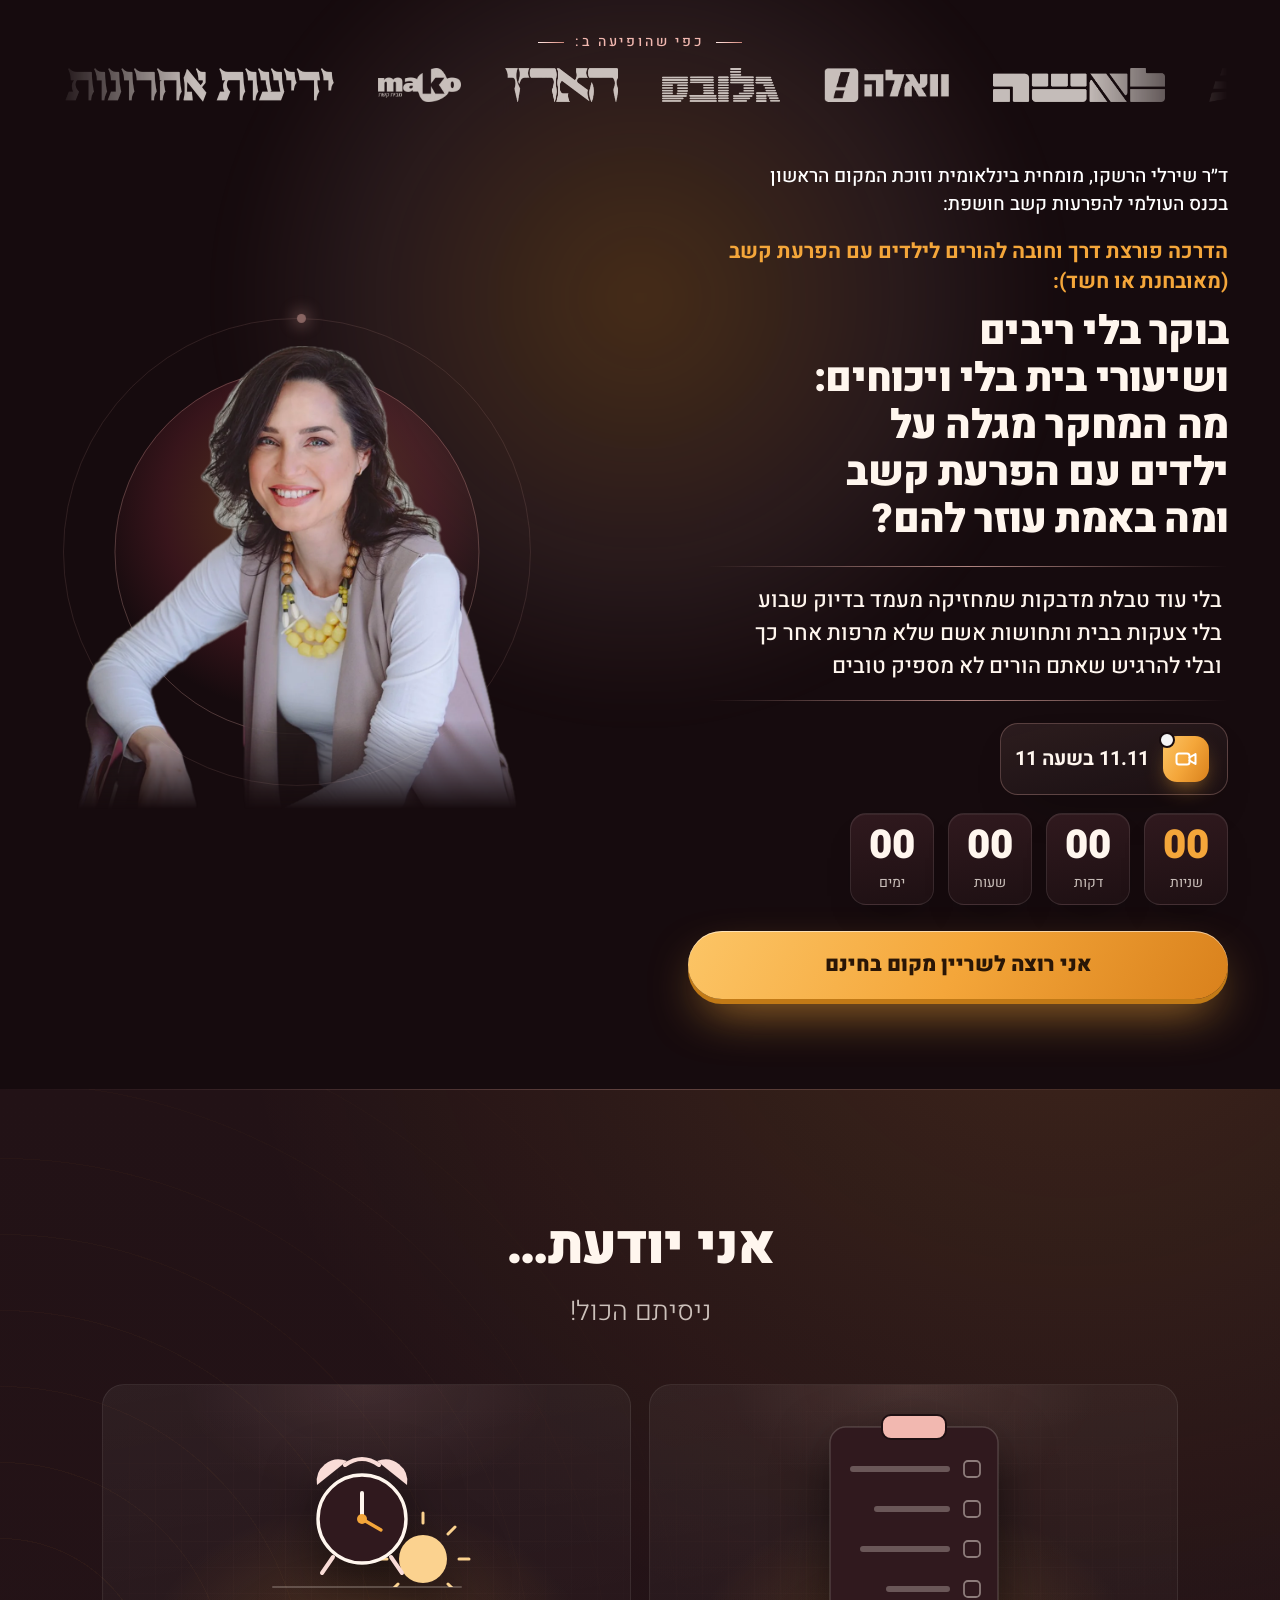
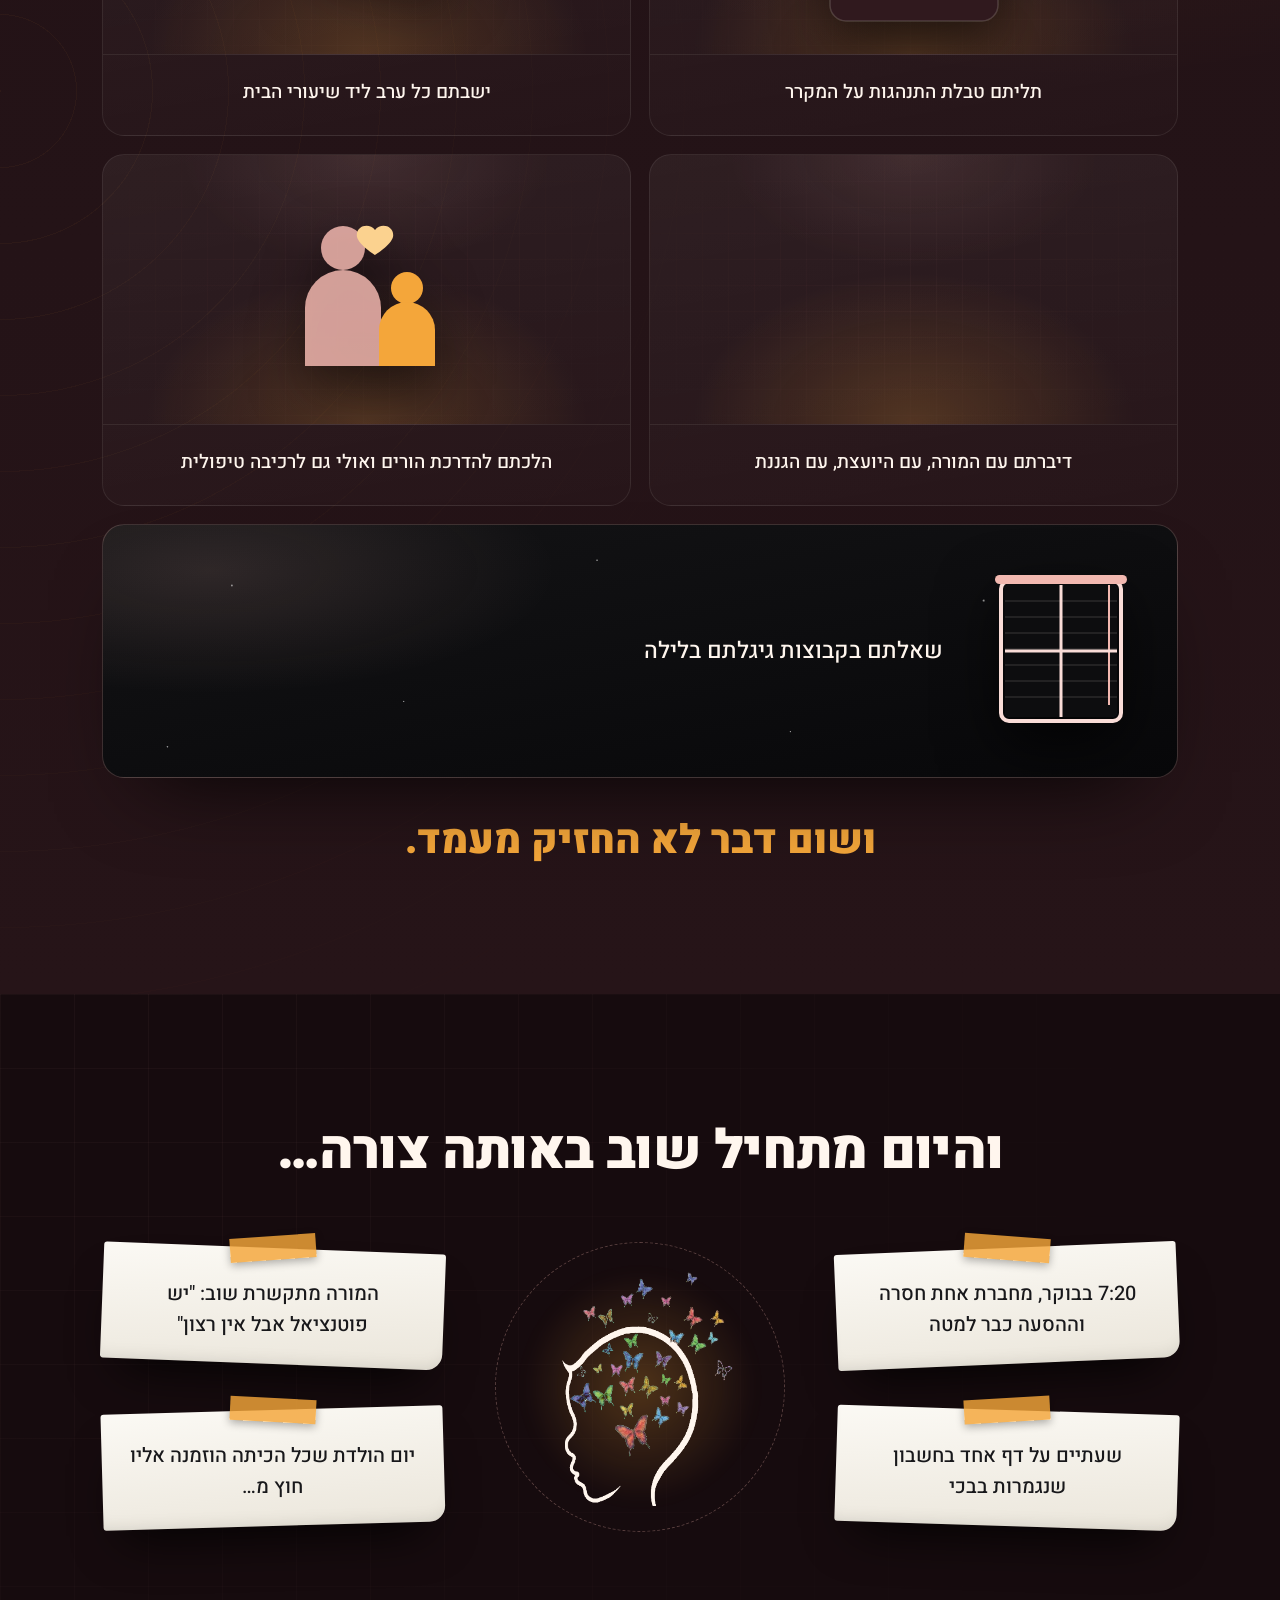
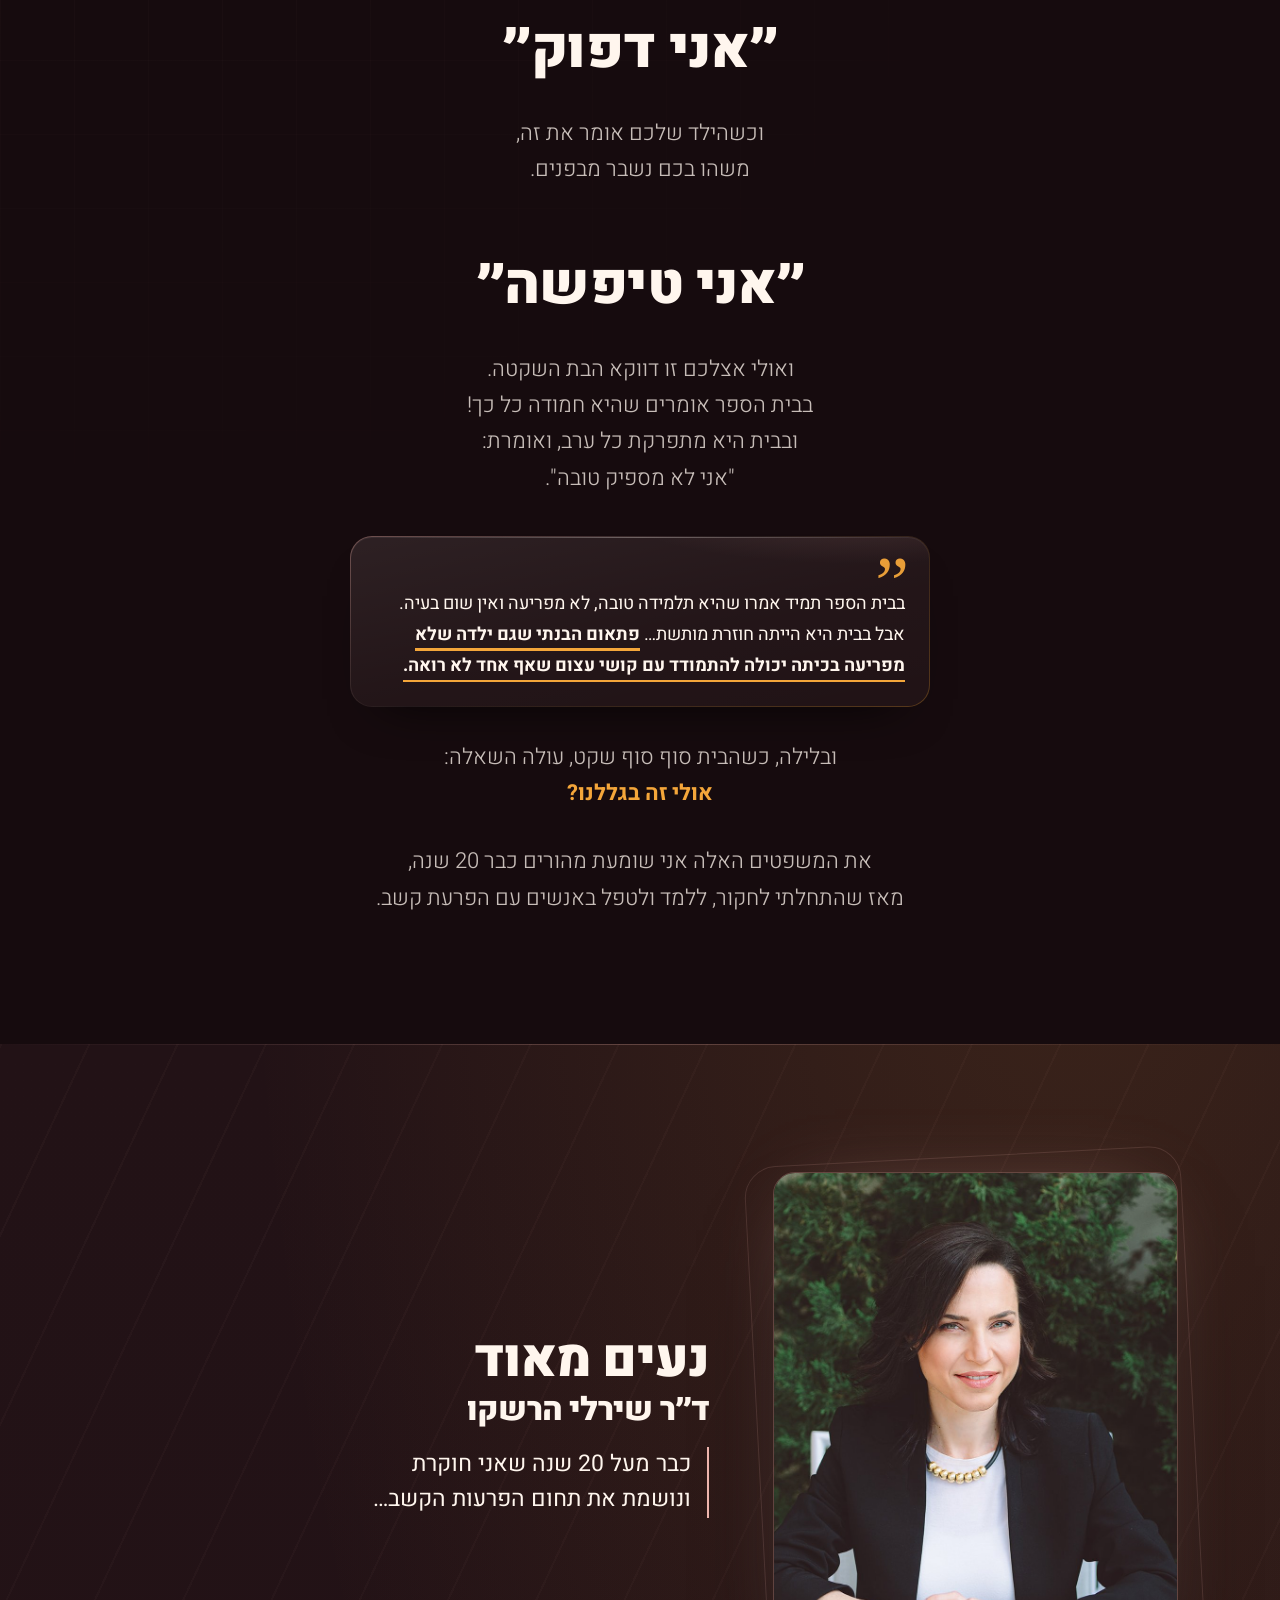
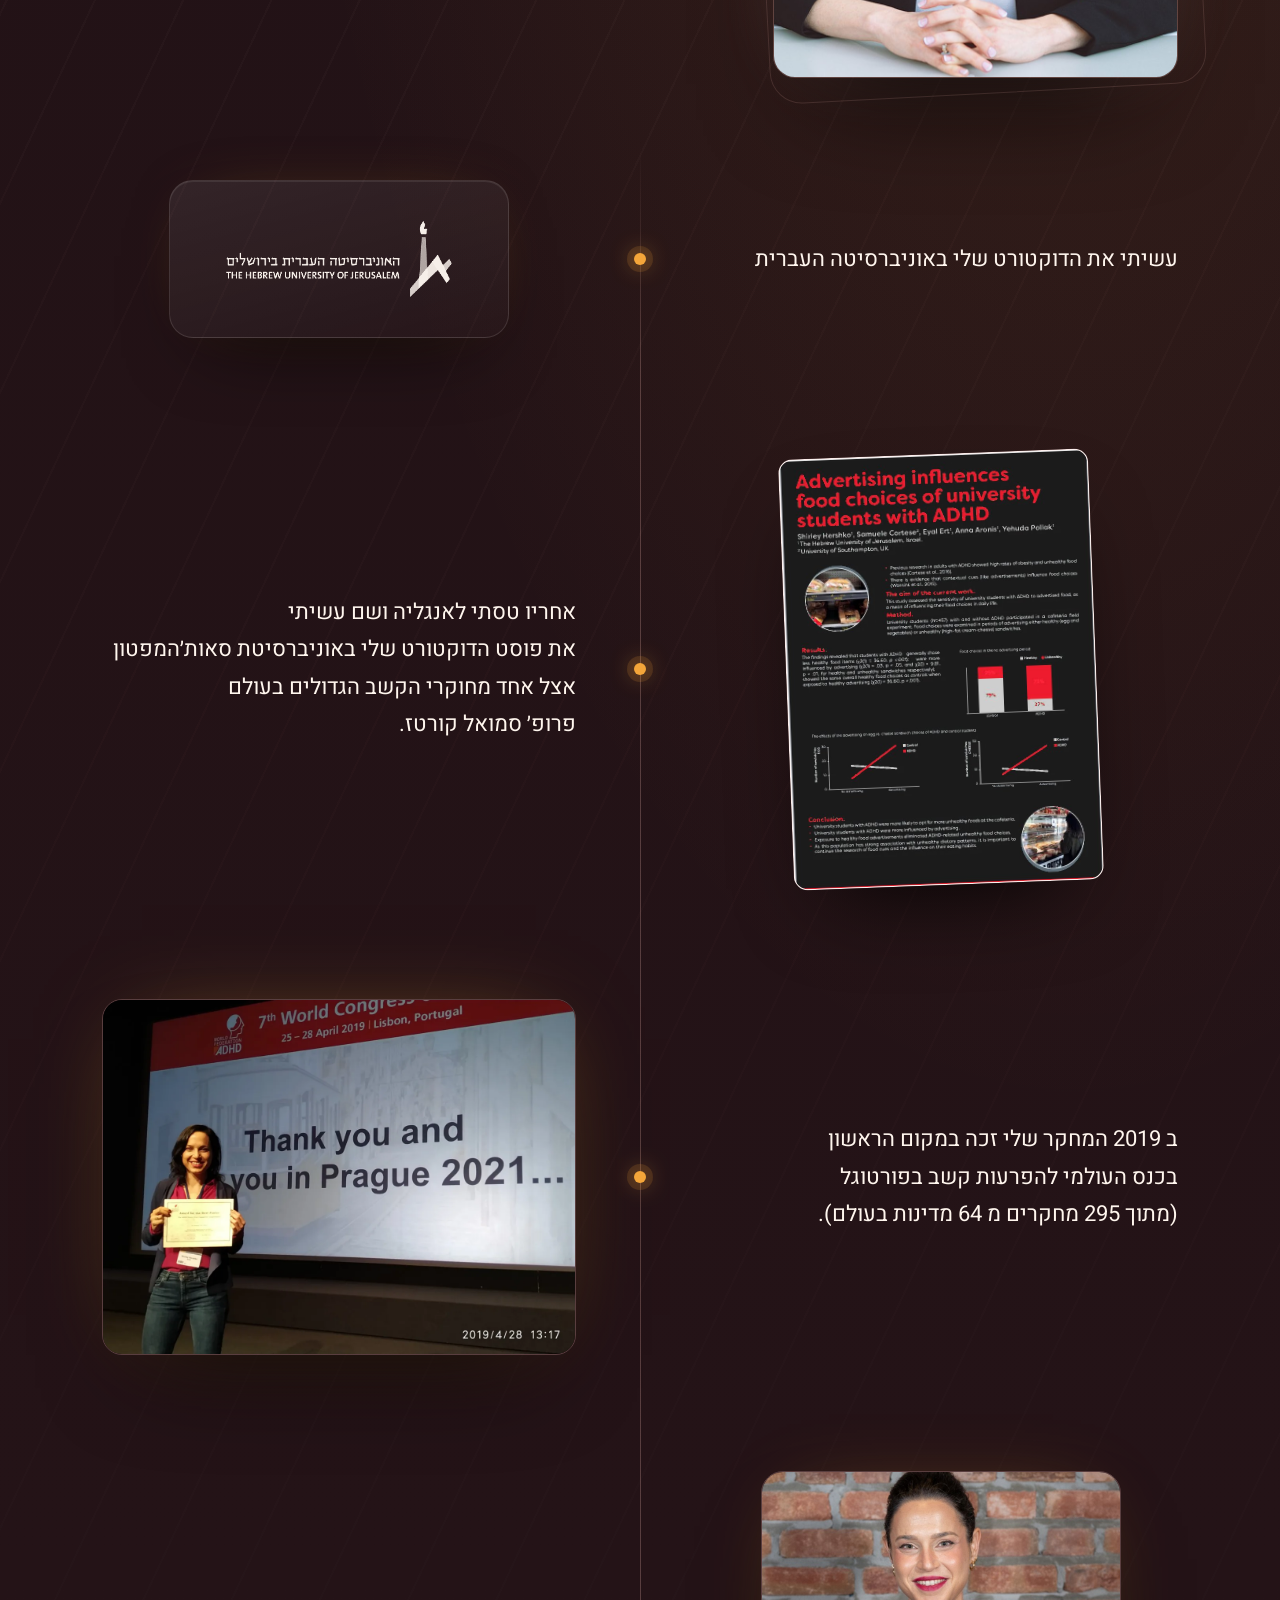
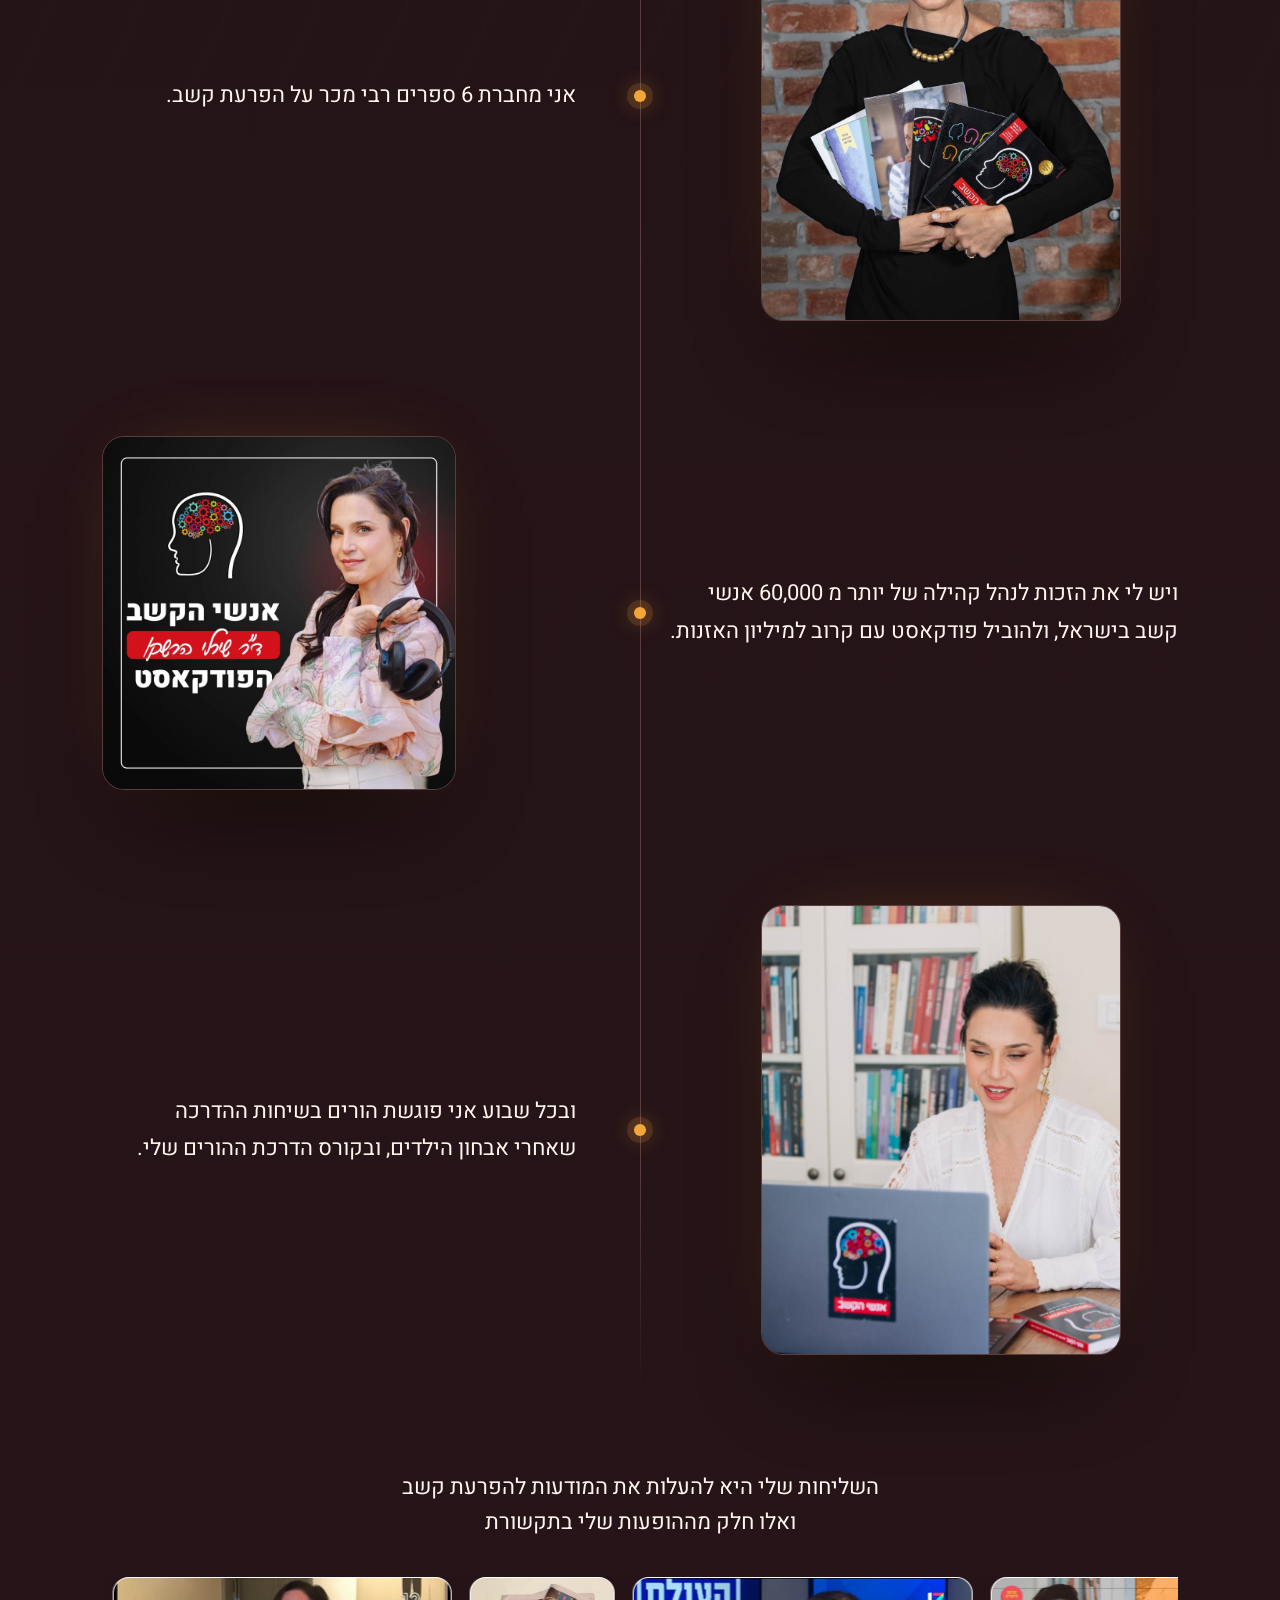
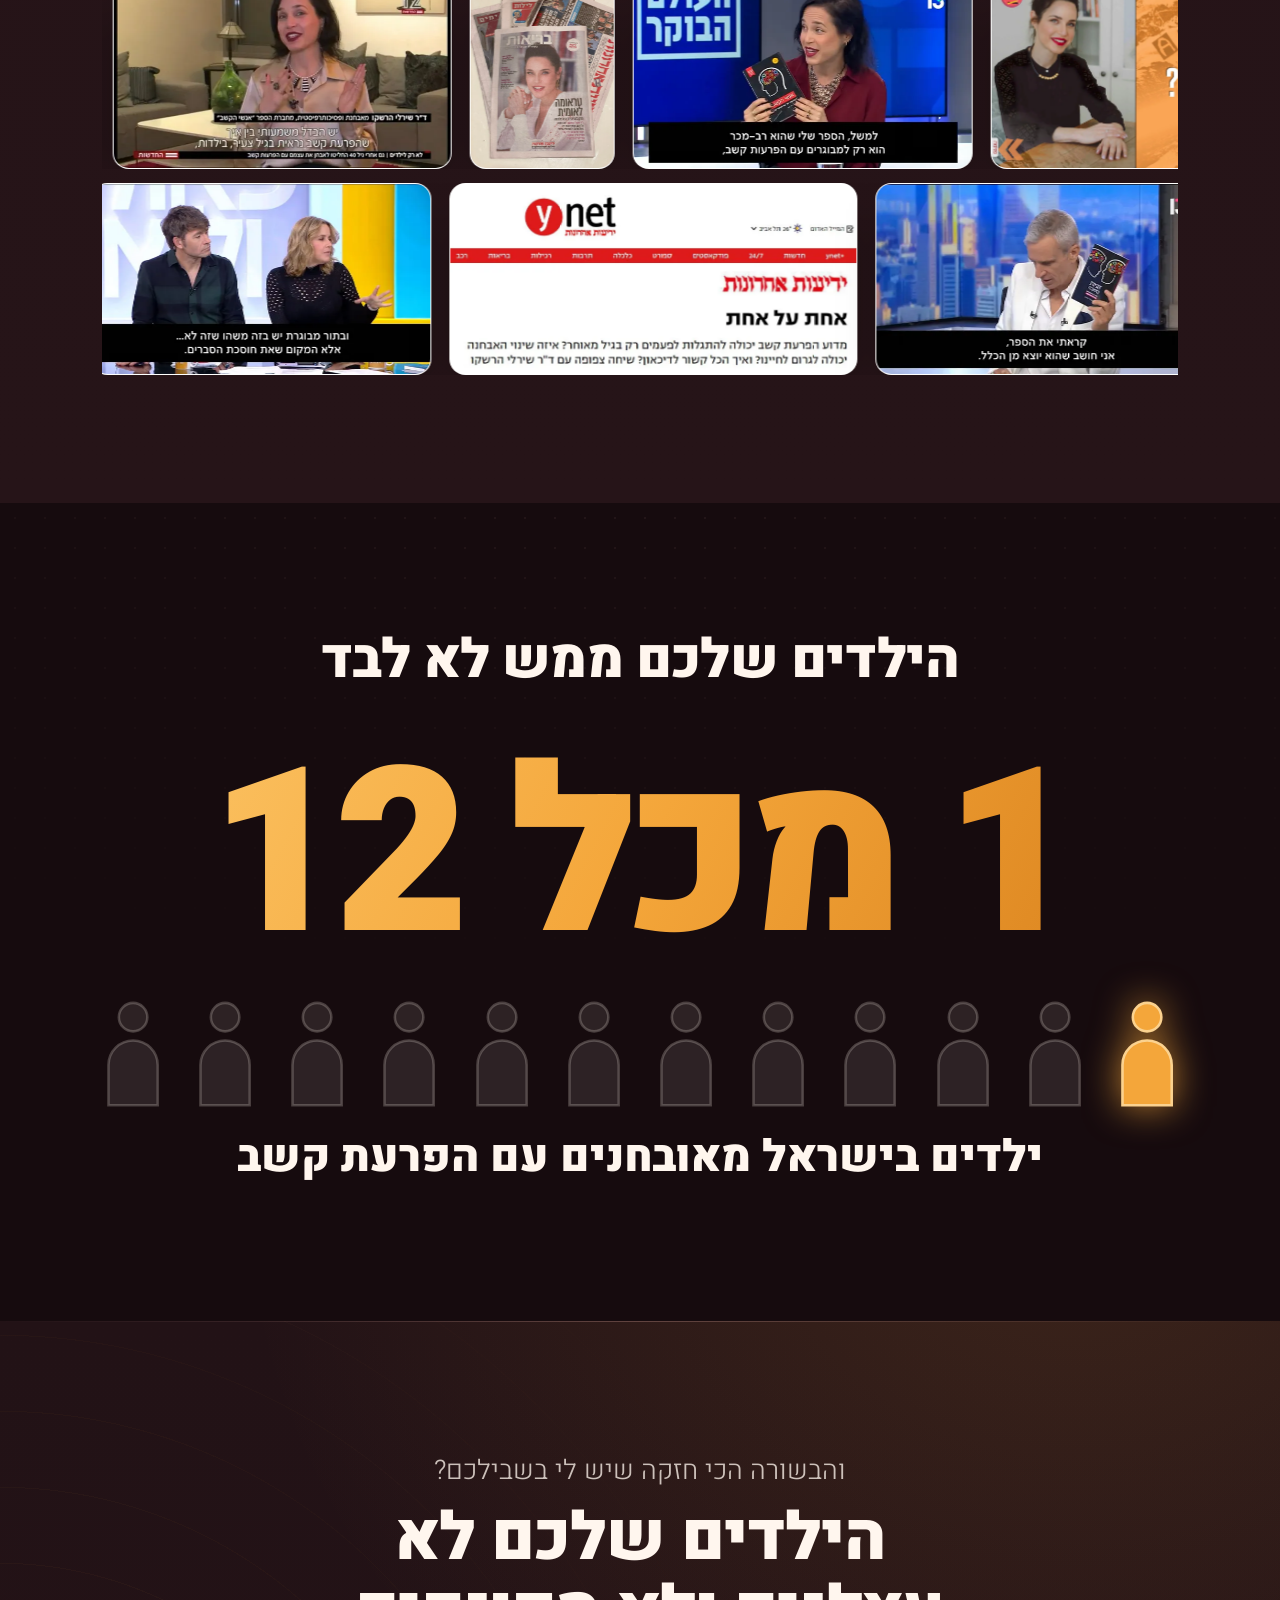
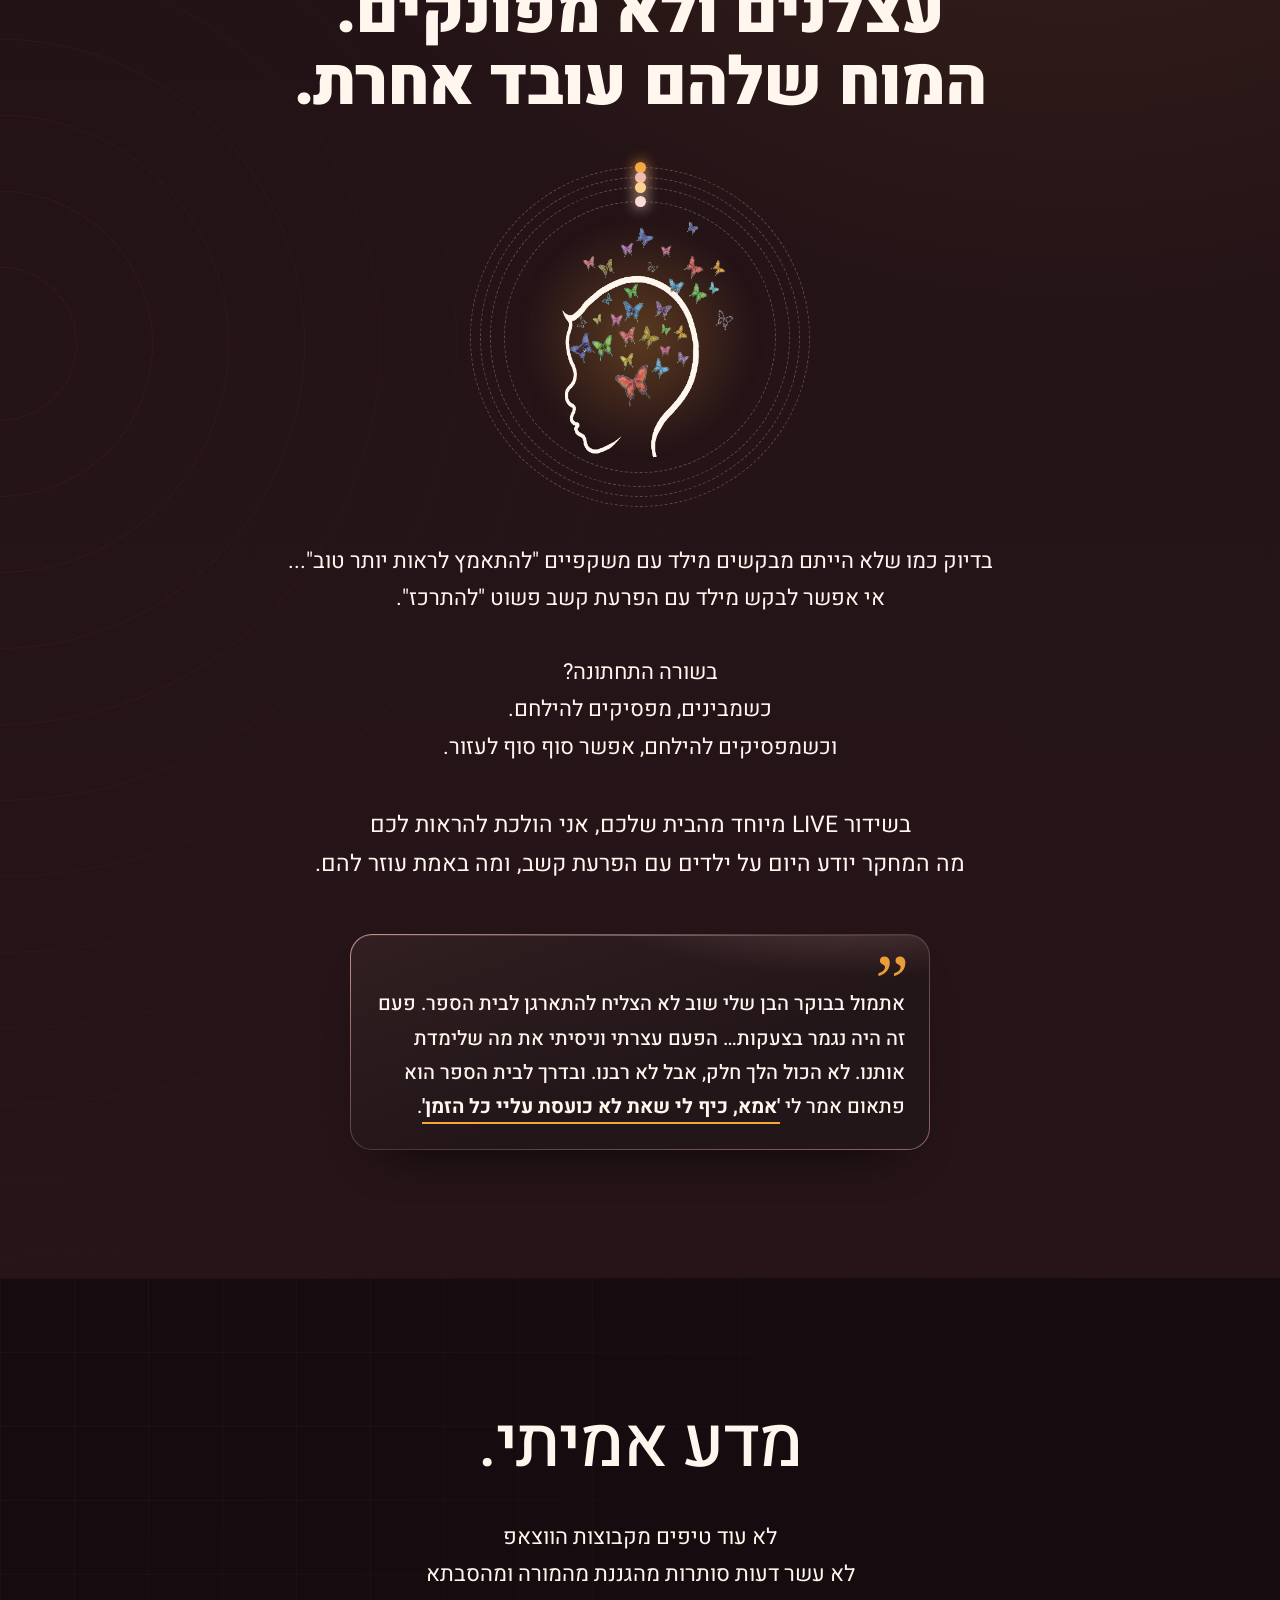
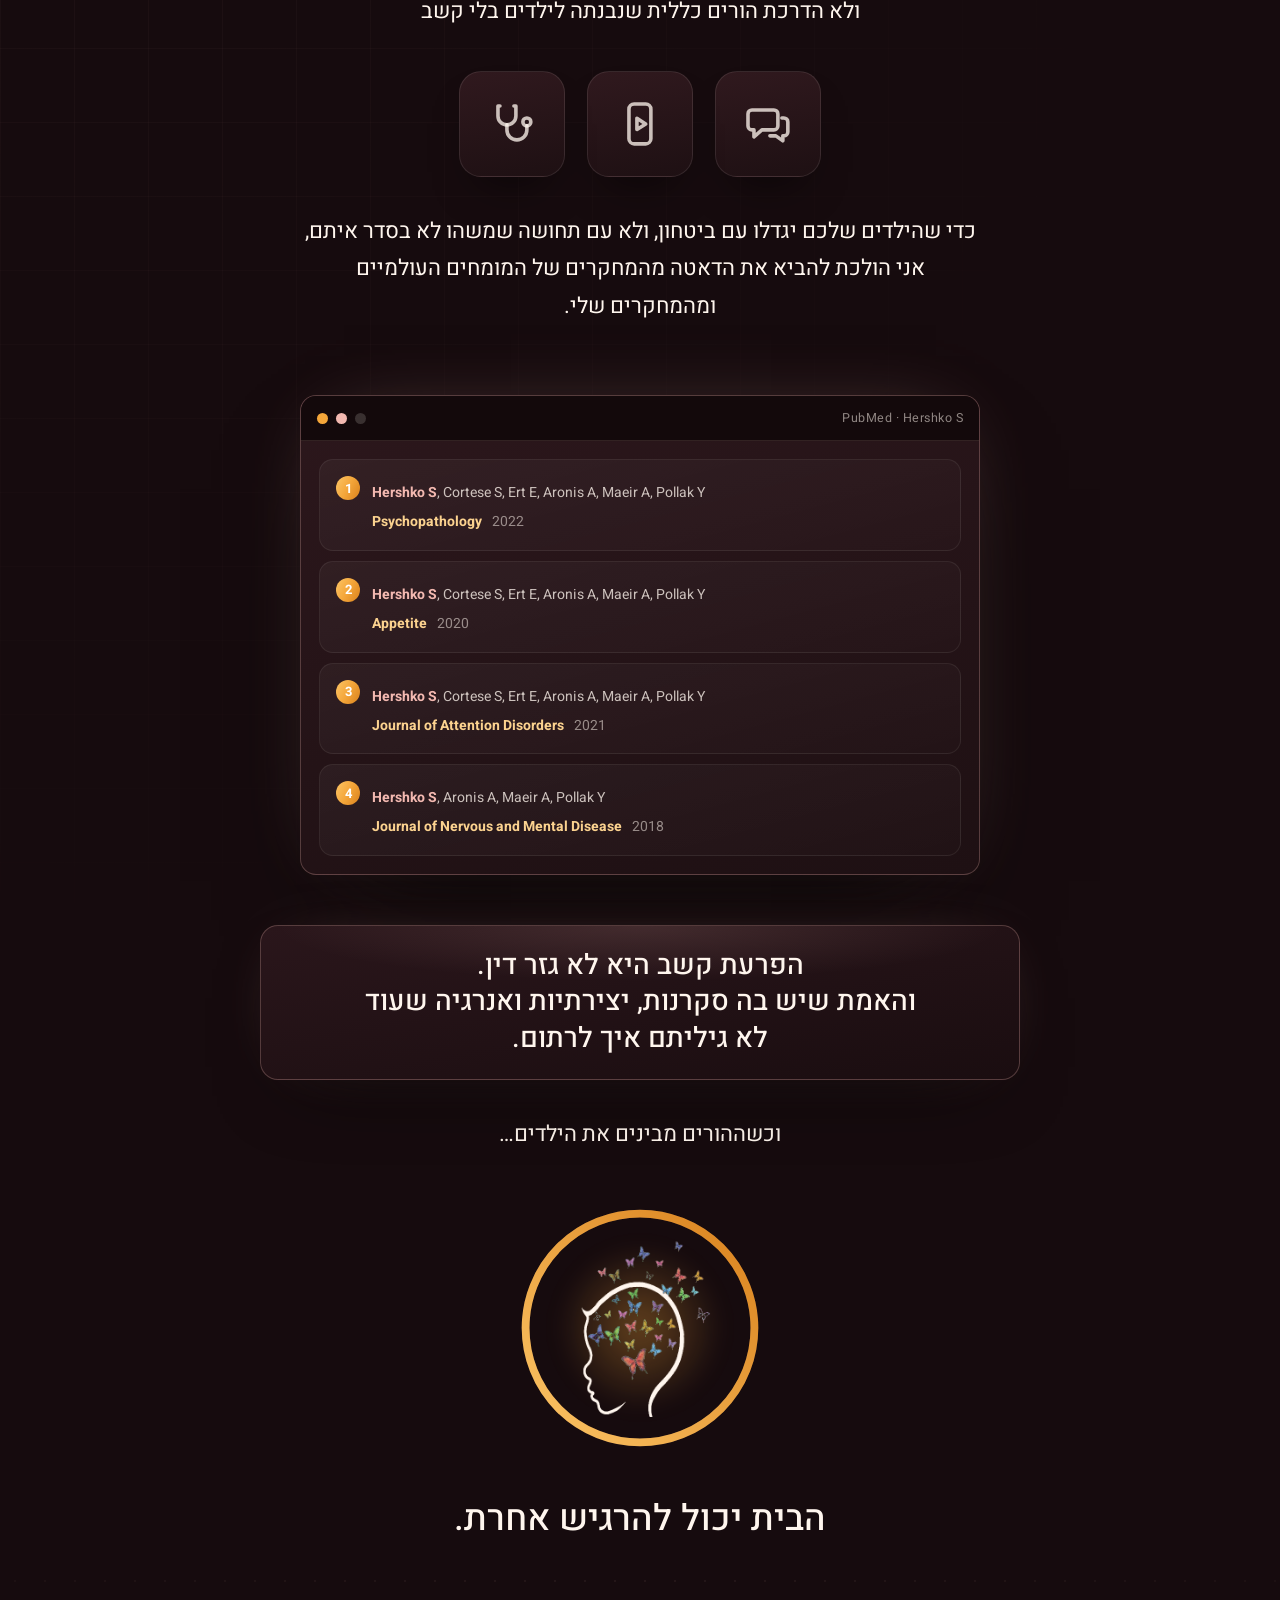
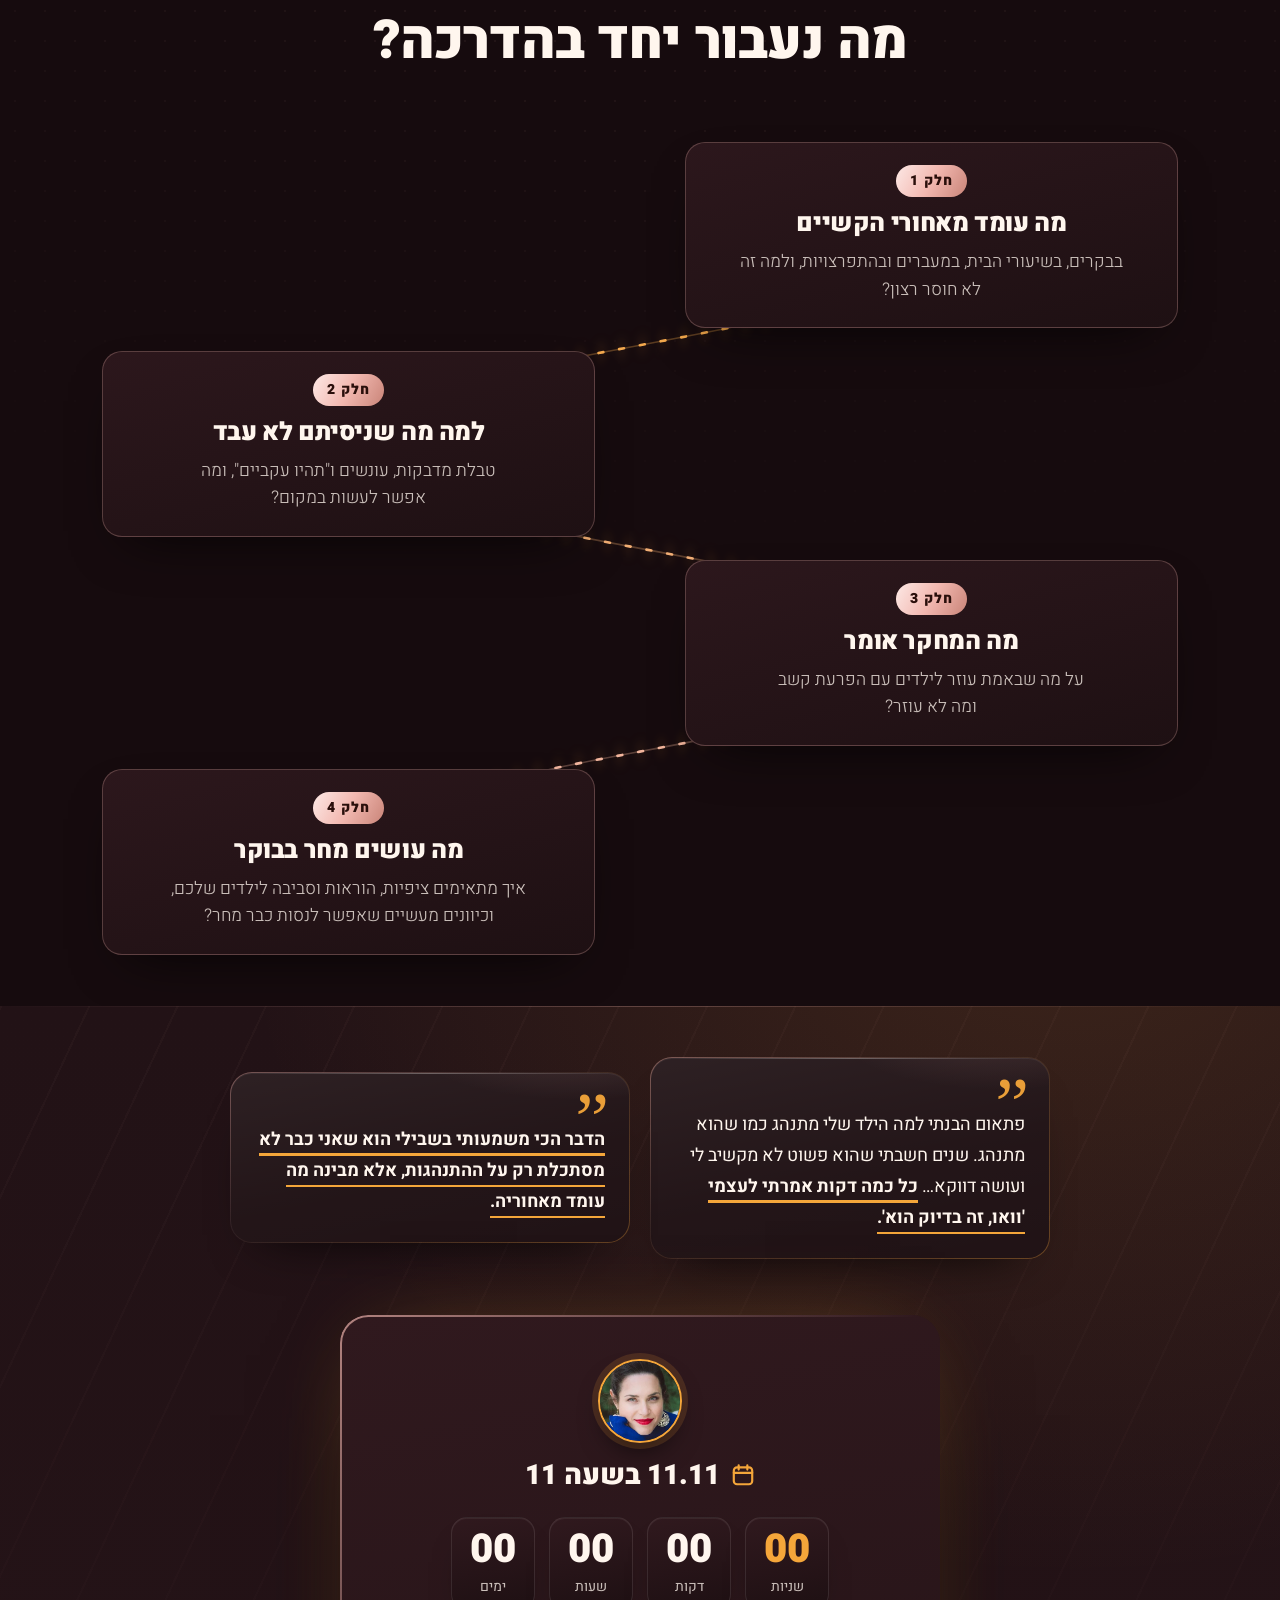
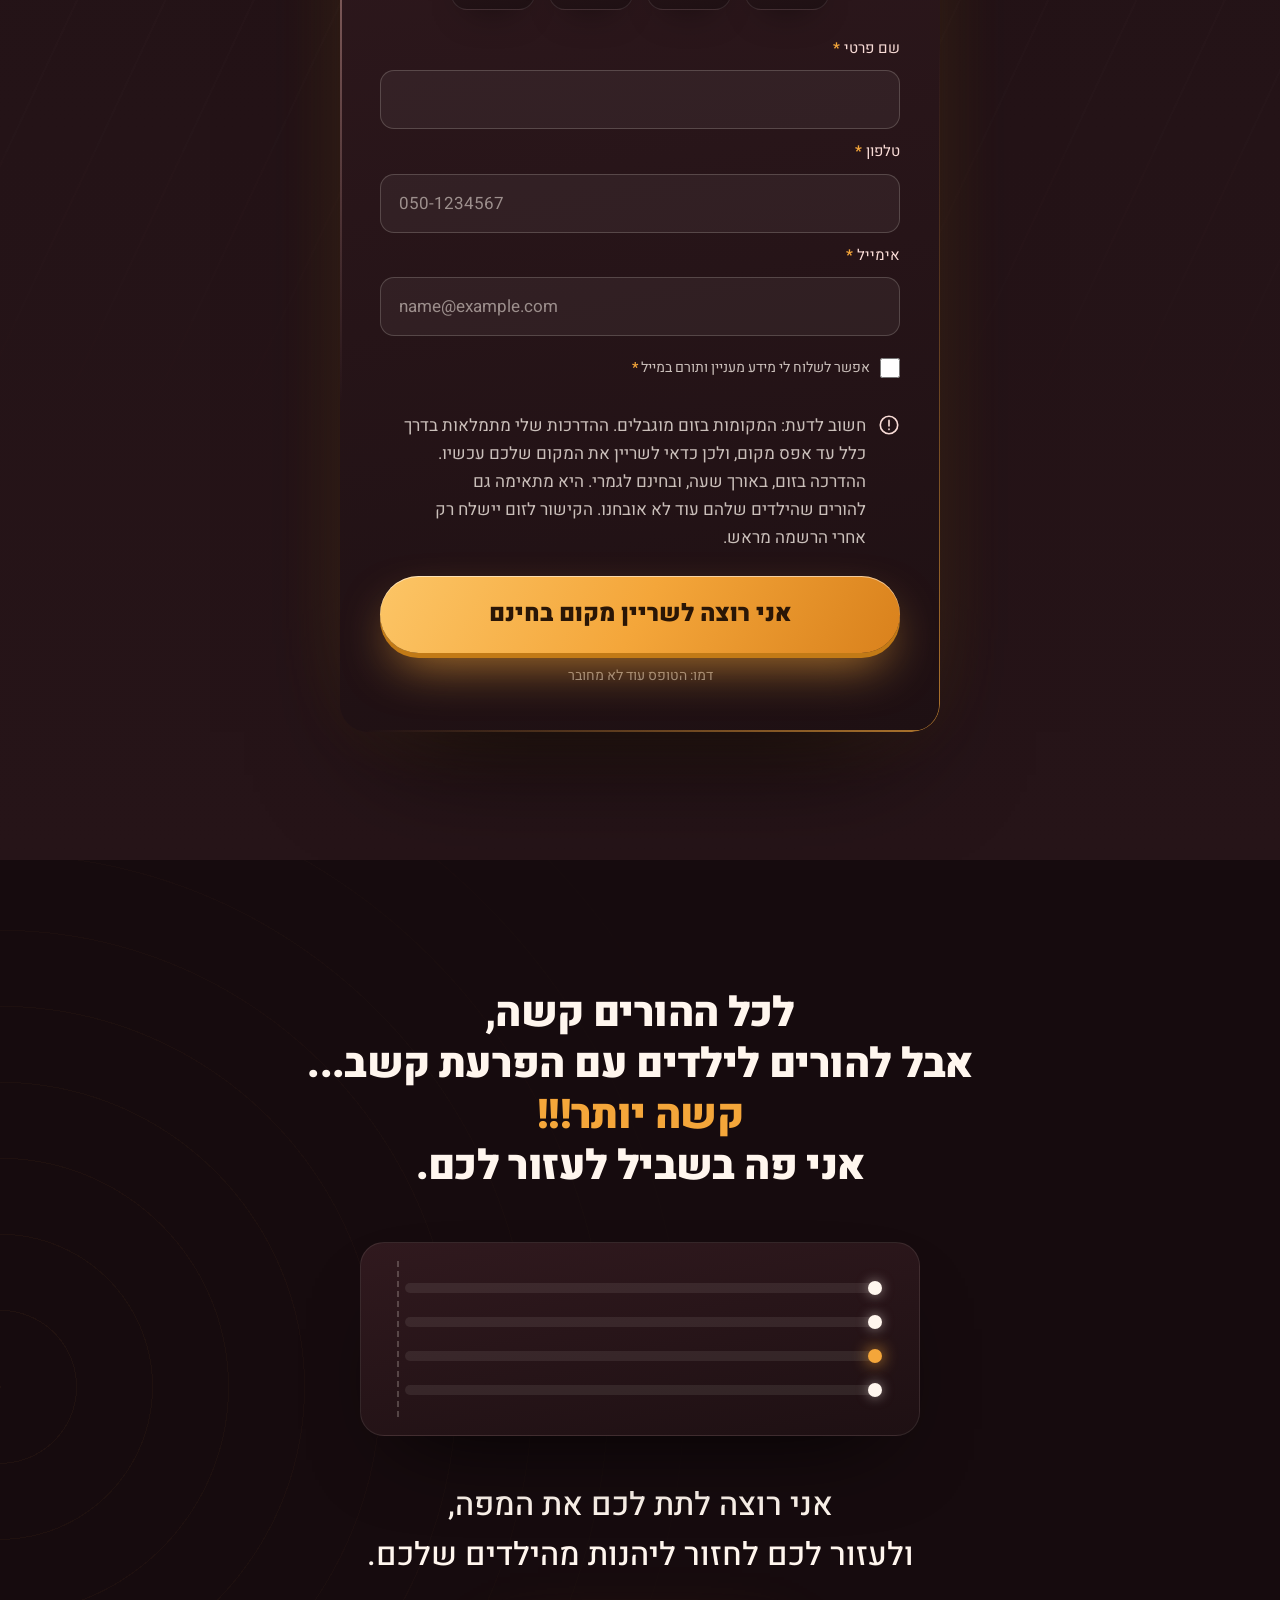
<file: webinar/horim.html>
<!doctype html>
<html lang="he" dir="rtl">
<head>
<meta charset="utf-8">
<meta name="viewport" content="width=device-width, initial-scale=1">
<meta name="robots" content="noindex">
<title>הדרכה להורים | ד״ר שירלי הרשקו</title>
<link rel="preconnect" href="https://fonts.googleapis.com">
<link rel="preconnect" href="https://fonts.gstatic.com" crossorigin>
<link href="https://fonts.googleapis.com/css2?family=Heebo:wght@300;400;500;700;900&display=swap" rel="stylesheet">
<link rel="stylesheet" href="lp.css">
<style>
/* ---- round 5 (20.10): back to the dark round 3 language, Mor's new copy, more pictures ---- */
.nw{white-space:nowrap}
@media (max-width:760px){.br-d{display:none}}
.vz{width:min(220px,74%);height:auto;overflow:visible;filter:drop-shadow(0 20px 26px rgba(0,0,0,.55))}

/* 1 · hero: her smile cut from the background, inside the rings. Nothing floats around her */
.portrait.cut>img{height:100%;width:auto;max-width:112%;object-fit:contain;object-position:50% 100%}
.hero h1{font-size:clamp(28px,7.2vw,50px);max-width:680px}
.hero__kicker{max-width:600px}
.hero__pre{margin-top:18px;max-width:600px;font-weight:700;font-size:clamp(17px,2vw,21px);line-height:1.45;color:var(--a1)}
.hero__pre+h1{margin-top:10px}
.hero .btn{display:block;width:100%;max-width:540px;margin-top:26px}
@media (min-width:980px){.hero .wrap{max-width:1320px}.hero__copy{width:100%}.hero h1{max-width:none;font-size:clamp(28px,3.3vw,48px)}.portrait{width:min(31vw,430px)}}
.ticket{margin-top:22px;display:flex;align-items:center;gap:14px;padding:12px 18px 12px 14px;border-radius:18px;max-width:560px;text-align:right;
  border:1px solid var(--a2-line);background:linear-gradient(165deg,rgba(var(--a2-rgb),.1),rgba(255,255,255,.02));box-shadow:0 20px 50px -30px rgba(0,0,0,.9)}
.ticket__ico{position:relative;flex:none;width:46px;height:46px;border-radius:14px;display:grid;place-items:center;background:var(--a1-grad);color:#fff;
  box-shadow:0 10px 24px -10px rgba(var(--a1-rgb),.9)}
.ticket__ico svg{width:24px;height:24px;fill:none;stroke:currentColor;stroke-width:2;stroke-linecap:round;stroke-linejoin:round}
.ticket__ico::after{content:"";position:absolute;top:-4px;left:-4px;width:12px;height:12px;border-radius:50%;background:var(--ok);border:2px solid var(--bg);animation:onAir 1.6s ease-in-out infinite}
@keyframes onAir{50%{box-shadow:0 0 0 6px rgba(var(--ok-rgb),0);opacity:.55}}
.ticket p{font-weight:700;font-size:clamp(17px,1.9vw,20px);line-height:1.45}

/* countdown to 11.11.26 11:00 */
.cd{display:flex;justify-content:center;gap:clamp(8px,1.6vw,14px);margin-top:18px}
.cd div{min-width:clamp(62px,15vw,84px);padding:12px 6px 10px;border-radius:16px;text-align:center;border:1px solid rgba(var(--ivory-rgb),.1);
  background:linear-gradient(170deg,var(--sf-4),var(--sf-1));box-shadow:inset 0 1px 0 rgba(255,255,255,.06),0 18px 40px -26px rgba(0,0,0,.9)}
.cd b{display:block;font-weight:900;font-size:clamp(28px,4.4vw,40px);line-height:1;font-variant-numeric:tabular-nums;direction:ltr}
.cd div:last-child b{color:var(--a1)}
.cd span{display:block;margin-top:6px;font-size:14px;color:var(--t-mid)}
@media (min-width:980px){.hero .cd{justify-content:flex-start}}

/* 2 · I know: every thing you tried gets its own little live picture */
.know h2{text-align:center}
.know__all{margin-top:14px;text-align:center;font-weight:300;font-size:clamp(20px,2.6vw,27px);color:var(--t-mid)}
.know .use p{font-weight:500;text-align:center}
/* the diagnosis form, line by line */
.five .board{fill:var(--sf-4);stroke:rgba(var(--ivory-rgb),.16);stroke-width:1.5}
.five .clip{fill:var(--a2);stroke:var(--sf-1);stroke-width:2}
.five .ln{fill:rgba(var(--ivory-rgb),.28);animation:fiveLn 9s infinite;animation-delay:var(--d)}
.five .box{fill:none;stroke:rgba(var(--ivory-rgb),.45);stroke-width:1.8}
.five .tk{fill:none;stroke:var(--a1);stroke-width:3;stroke-linecap:round;stroke-linejoin:round;stroke-dasharray:20;stroke-dashoffset:20;animation:fiveTk 9s var(--ease-out) infinite;animation-delay:var(--d)}
@keyframes fiveTk{0%,4%{stroke-dashoffset:20}9%,90%{stroke-dashoffset:0}100%{stroke-dashoffset:0;opacity:0}}
@keyframes fiveLn{0%,6%{opacity:1}10%,90%{opacity:.35}100%{opacity:1}}
/* the talk with the professionals */
.talk .bb{transform-box:fill-box;transform-origin:50% 100%;opacity:0;animation:pop 8s var(--ease-out) infinite;animation-delay:var(--d)}
.talk .them{fill:#2a2a2e}
.talk .me{fill:var(--a1)}
.talk .tl{fill:rgba(var(--ivory-rgb),.34)}
.talk .ml{fill:rgba(255,255,255,.72)}
.talk .dt{fill:rgba(var(--ivory-rgb),.7);transform-box:fill-box;transform-origin:center;animation:dot 1.1s ease-in-out infinite;animation-delay:var(--d)}
@keyframes pop{0%,3%{opacity:0;transform:translateY(14px) scale(.86)}10%,86%{opacity:1;transform:none}94%,100%{opacity:0;transform:none}}
@keyframes dot{0%,100%{transform:none;opacity:.5}40%{transform:translateY(-5px);opacity:1}}
/* healthy food, and the capsules on top */
.food .ap{fill:var(--a1)}
.food .hl{fill:none;stroke:rgba(255,255,255,.55);stroke-width:4;stroke-linecap:round}
.food .stem{fill:none;stroke:var(--a2-soft);stroke-width:4;stroke-linecap:round}
.food .leaf{fill:var(--a2)}
.food .apple{transform-box:fill-box;transform-origin:50% 90%;animation:apple 3.9s ease-in-out infinite}
.food .c1{fill:var(--ivory)}
.food .c2{fill:var(--a1-soft)}
.food .cap{opacity:0;animation:capDrop 3.9s linear infinite;animation-delay:var(--d)}
@keyframes capDrop{0%{transform:translate(var(--x),-16px) rotate(var(--r0));opacity:0}12%,72%{opacity:1}100%{transform:translate(var(--x),200px) rotate(var(--r1));opacity:0}}
@keyframes apple{50%{transform:scale(1.04)}}
/* up early: the clock rings, the sun comes up */
.alarm .sun{fill:var(--a1-soft);animation:sunUp 8s ease-in-out infinite}
.alarm .rays{fill:none;stroke:var(--a1-soft);stroke-width:3;stroke-linecap:round;transform-box:fill-box;transform-origin:center;animation:spinR 16s linear infinite}
.alarm .hz{stroke:rgba(var(--ivory-rgb),.22);stroke-width:2;stroke-linecap:round}
.alarm .clk{transform-box:fill-box;transform-origin:50% 60%;animation:ring 4s ease-in-out infinite}
.alarm .bell{fill:var(--a2-soft)}
.alarm .face{fill:var(--sf-4);stroke:var(--ivory);stroke-width:3.4}
.alarm .hh{fill:none;stroke:var(--ivory);stroke-width:4;stroke-linecap:round}
.alarm .mh{fill:none;stroke:var(--a1);stroke-width:3.4;stroke-linecap:round}
.alarm .legs,.alarm .top{fill:none;stroke:var(--a2-soft);stroke-width:4;stroke-linecap:round}
.alarm .pin{fill:var(--a1)}
.alarm .wv{fill:none;stroke:var(--a1);stroke-width:3;stroke-linecap:round;opacity:0;animation:wave 4s ease-out infinite}
.alarm .w2{animation-delay:.12s}
@keyframes sunUp{0%,10%{transform:translateY(64px)}55%,100%{transform:none}}
@keyframes spinR{to{transform:rotate(360deg)}}
@keyframes ring{0%,58%,82%,100%{transform:none}61%{transform:rotate(-8deg)}64%{transform:rotate(8deg)}67%{transform:rotate(-8deg)}70%{transform:rotate(8deg)}73%{transform:rotate(-6deg)}76%{transform:rotate(6deg)}79%{transform:rotate(-3deg)}}
@keyframes wave{0%,58%{opacity:0}62%,78%{opacity:1}86%,100%{opacity:0}}
/* the dark room: the blind comes down over the moon */
.night{grid-column:1/-1;position:relative;display:grid;gap:22px;align-items:center;justify-items:center;padding:clamp(26px,4vw,46px);border-radius:22px;overflow:hidden;text-align:center;
  background:radial-gradient(46% 70% at 10% 18%,rgba(var(--a2-rgb),.13),transparent 70%),linear-gradient(170deg,#131315,#08080a);border:1px solid rgba(var(--a2-rgb),.22);
  box-shadow:0 40px 90px -46px rgba(0,0,0,.95)}
.night::before{content:"";position:absolute;inset:0;pointer-events:none;opacity:.7;animation:twinkle 5s ease-in-out infinite;
  background-image:radial-gradient(1.4px 1.4px at 12% 24%,#fff,transparent),radial-gradient(1px 1px at 28% 70%,#fff,transparent),radial-gradient(1.2px 1.2px at 46% 14%,#fff,transparent),
    radial-gradient(1px 1px at 64% 82%,#fff,transparent),radial-gradient(1.6px 1.6px at 82% 30%,#fff,transparent),radial-gradient(1px 1px at 92% 64%,#fff,transparent),radial-gradient(1.2px 1.2px at 6% 88%,#fff,transparent)}
@keyframes twinkle{50%{opacity:.3}}
.night>*{position:relative}
.night p{font-weight:500;font-size:clamp(18px,2.2vw,23px);line-height:1.6;color:var(--t-hi)}
.win{width:clamp(110px,13vw,140px);height:auto;overflow:visible;filter:drop-shadow(0 24px 30px rgba(0,0,0,.7))}
.win .sky{fill:#1b2033}
.win .moon{fill:#f4f1e6}
.win .st{fill:#fff;animation:twinkle 2.6s ease-in-out infinite;animation-delay:var(--d)}
.win .blind{animation:blind 7s var(--ease) infinite}
.win .blind rect{fill:#0d0d0f}
.win .blind path{fill:none;stroke:rgba(var(--ivory-rgb),.12);stroke-width:1.4}
.win .blind .cord{stroke:var(--a2);stroke-width:2}
.win .fr{fill:none;stroke:var(--a2-soft);stroke-width:4}
.win .bars{fill:none;stroke:var(--a2-soft);stroke-width:3}
.win .rod{fill:var(--a2)}
@keyframes blind{0%,14%{transform:translateY(-134px)}46%,84%{transform:none}100%{transform:translateY(-134px)}}
@media (min-width:860px){.night{grid-template-columns:auto 1fr;gap:clamp(26px,4vw,48px);text-align:right;justify-items:start}}
/* lit for three days, then it drops */
.streak{display:flex;justify-content:center;align-items:center;gap:clamp(6px,1.6vw,14px);margin:clamp(34px,4.4vw,50px) auto 0;direction:rtl}
.streak i{position:relative;width:clamp(34px,7vw,50px);aspect-ratio:1;border-radius:50%;display:grid;place-items:center;border:1.6px solid rgba(var(--ivory-rgb),.18);
  background:rgba(var(--ivory-rgb),.03);animation:stDrop 7s var(--ease) infinite;animation-delay:var(--d)}
.streak i svg{width:52%;height:52%;fill:var(--a1);opacity:0}
.streak i.on{animation:stOn 7s var(--ease-out) infinite;animation-delay:var(--d)}
.streak i.on svg{animation:stFlame 7s var(--ease-out) infinite;animation-delay:var(--d)}
@keyframes stOn{0%,4%{border-color:rgba(var(--ivory-rgb),.18);background:rgba(var(--ivory-rgb),.03);box-shadow:none}
  10%,52%{border-color:var(--a1);background:rgba(var(--a1-rgb),.14);box-shadow:0 0 18px rgba(var(--a1-rgb),.5)}
  60%,100%{border-color:rgba(var(--ivory-rgb),.12);background:rgba(var(--ivory-rgb),.02);box-shadow:none}}
@keyframes stFlame{0%,4%{opacity:0;transform:scale(.3)}10%,50%{opacity:1;transform:none}58%,100%{opacity:0;transform:translateY(6px) scale(.5)}}
@keyframes stDrop{0%,46%{transform:none;opacity:1;border-color:rgba(var(--ivory-rgb),.18)}
  56%,92%{transform:translateY(22px) rotate(var(--r));opacity:.45;border-color:rgba(var(--a1-rgb),.55)}100%{transform:none;opacity:1}}
.know__but{margin-top:clamp(26px,3.6vw,38px);text-align:center;font-weight:900;font-size:clamp(25px,3.8vw,40px);line-height:1.25;color:var(--a1)}

/* 3 · you stepped on yourself: the labels stuck on a brain that "broke" */
.self h2{text-align:center}
.slaps{display:grid;gap:22px;justify-items:center;max-width:1100px;margin:clamp(36px,5vw,60px) auto 0}
.slaps__brain{position:relative;width:min(250px,64vw);aspect-ratio:1;display:grid;place-items:center;margin-bottom:8px}
.slaps__brain::before{content:"";position:absolute;inset:10%;border-radius:50%;background:radial-gradient(closest-side,rgba(var(--a1-rgb),.26),transparent);filter:blur(8px)}
.slaps__brain .rg{position:absolute;inset:0;border-radius:50%;border:1px dashed rgba(var(--a2-rgb),.3);animation:orbit 40s linear infinite}
.slaps__brain img{position:relative;width:56%;animation:glitch 5s steps(1) infinite}
.slaps__brain svg{position:absolute;inset:0;width:100%;height:100%;overflow:visible}
.crack path{fill:none;stroke:var(--a1);stroke-width:2.6;stroke-linecap:round;stroke-linejoin:round;stroke-dasharray:130;stroke-dashoffset:130;animation:crack 5s var(--ease-out) infinite;
  filter:drop-shadow(0 0 5px rgba(var(--a1-rgb),.9))}
@keyframes glitch{0%,60%,72%,100%{transform:none;filter:none}61%{transform:translate(-5px,1px);filter:drop-shadow(4px 0 0 rgba(var(--a1-rgb),.85))}
  63%{transform:translate(4px,-2px);filter:drop-shadow(-4px 0 0 rgba(var(--a1-rgb),.85))}66%{transform:translate(-2px,2px);filter:grayscale(1) brightness(.6)}69%{transform:translate(2px,0);filter:grayscale(1) brightness(.6)}}
@keyframes crack{0%,58%{stroke-dashoffset:130;opacity:1}68%,94%{stroke-dashoffset:0;opacity:1}100%{stroke-dashoffset:0;opacity:0}}
/* only the paper and the tape tilt, the words stay straight */
.note{position:relative;isolation:isolate;width:min(100%,400px);padding:30px 24px 24px;text-align:center;color:#18181b;font-weight:500;font-size:clamp(18px,1.9vw,20px);line-height:1.55}
.note::after{content:"";position:absolute;inset:0;z-index:-1;border-radius:3px 3px 16px 3px;rotate:var(--r);transition:rotate .5s var(--ease-out);
  background:linear-gradient(175deg,#fbf9f4,#ebe6db);box-shadow:0 28px 50px -22px rgba(0,0,0,.9),inset 0 -12px 20px -16px rgba(0,0,0,.18)}
.note::before{content:"";position:absolute;top:-12px;left:50%;width:86px;height:24px;margin-left:-43px;background:rgba(var(--a1-rgb),.82);rotate:calc(var(--r) * -1.8);
  box-shadow:0 3px 8px rgba(0,0,0,.3)}
.note:hover::after{rotate:0deg}
@media (min-width:900px){
  .slaps{grid-template-columns:1fr auto 1fr;align-items:center;column-gap:clamp(26px,4vw,60px);row-gap:34px}
  .slaps__brain{grid-column:2;grid-row:1/3;width:min(290px,24vw);margin:0}
  .slaps .n1{grid-column:1;grid-row:1}.slaps .n2{grid-column:1;grid-row:2}.slaps .n3{grid-column:3;grid-row:1}.slaps .n4{grid-column:3;grid-row:2}
}
.said{max-width:980px;margin:clamp(50px,7vw,84px) auto 0;text-align:center;font-weight:900;font-size:clamp(28px,5vw,56px);line-height:1.2;letter-spacing:-.01em}
.js .said.reveal{transform:scale(.84);filter:blur(10px)}
.js .said.reveal.in{transform:none;filter:none;transition:opacity .9s var(--ease-out),transform 1.2s var(--ease-out),filter .9s var(--ease-out)}
.heard{max-width:680px;margin:clamp(22px,3vw,32px) auto 0;text-align:center;font-weight:300;font-size:clamp(18px,2.1vw,22px);line-height:1.65;color:var(--t-mid)}
.stagepics{display:grid;grid-template-columns:1fr 1fr;gap:clamp(10px,1.6vw,18px);max-width:1100px;margin:clamp(34px,4.6vw,54px) auto 0}
.stagepics figure{border-radius:18px;overflow:hidden;aspect-ratio:3/2;border:1px solid var(--a2-line);box-shadow:0 30px 60px -28px rgba(0,0,0,.95)}
.stagepics figure:first-child{grid-column:1/-1}
.stagepics img{width:100%;height:100%;object-fit:cover}
@media (min-width:860px){
  .stagepics{grid-template-columns:1fr 1.3fr 1fr;align-items:center}
  .stagepics figure:first-child{grid-column:auto;order:2;aspect-ratio:4/3}
  .stagepics figure:nth-child(2){order:1}.stagepics figure:nth-child(3){order:3}
}

/* 4 · nice to meet you: the path from Jerusalem to the podium */
.about__photo img{object-position:50% 18%}
.path{position:relative;max-width:1100px;margin:clamp(60px,8vw,104px) auto 0;display:grid;gap:clamp(64px,9vw,120px)}
.step{position:relative;display:grid;gap:24px;justify-items:center;text-align:center}
.step::before{content:"";width:12px;height:12px;border-radius:50%;background:var(--a1);box-shadow:0 0 0 7px rgba(var(--a1-rgb),.14),0 0 22px rgba(var(--a1-rgb),.85)}
.step__txt{display:grid;gap:26px;justify-items:center;max-width:540px;width:100%}
.step__txt p{font-size:clamp(18px,2.1vw,22px);line-height:1.7;color:var(--t-hi)}
.step__viz{display:grid;justify-items:center;width:100%}
@media (min-width:900px){
  .path::before{content:"";position:absolute;top:-40px;bottom:-40px;left:50%;width:1px;background:linear-gradient(transparent,var(--a2-line) 8%,var(--a2-line) 92%,transparent)}
  .step{grid-template-columns:1fr 1fr;column-gap:clamp(80px,10vw,140px);align-items:center;text-align:right;justify-items:stretch}
  .step::before{position:absolute;left:50%;top:50%;margin:-6px 0 0 -6px}
  .step__txt{justify-items:start;justify-self:end}
  .step:nth-child(even) .step__txt{order:2;justify-self:start}
}
.plate{display:grid;place-items:center;padding:clamp(28px,3.4vw,40px) clamp(36px,4.4vw,58px);border-radius:24px;
  background:linear-gradient(165deg,rgba(255,255,255,.08),rgba(255,255,255,.015));border:1px solid rgba(var(--ivory-rgb),.12);
  box-shadow:0 34px 80px -40px rgba(0,0,0,.95),inset 0 1px 0 rgba(255,255,255,.08),0 0 70px -40px rgba(var(--a1-rgb),.5)}
.plate img{height:clamp(56px,6vw,76px);width:auto}
.poster{width:min(310px,72vw);border-radius:14px;overflow:hidden;background:#fff;border:1px solid var(--a2-line);box-shadow:0 40px 90px -40px rgba(0,0,0,.95)}
.prize{width:min(100%,520px);border-radius:20px;overflow:hidden;border:1px solid var(--a2-line);
  box-shadow:0 44px 100px -44px rgba(0,0,0,.95),0 0 90px -40px rgba(var(--a1-rgb),.55)}
.prize img{width:100%}
.shot{width:min(100%,360px);border-radius:22px;overflow:hidden;aspect-ratio:4/5;border:1px solid var(--a2-line);
  box-shadow:0 44px 100px -44px rgba(0,0,0,.95),0 0 80px -40px rgba(var(--a1-rgb),.45)}
.shot img{width:100%;height:100%;object-fit:cover;object-position:50% 20%}
.books{position:relative;display:flex;justify-content:center;align-items:flex-end;width:100%;padding:16px 0 30px;direction:rtl}
.books::before{content:"";position:absolute;left:6%;right:6%;bottom:14px;height:40px;border-radius:50%;background:radial-gradient(closest-side,rgba(var(--a1-rgb),.35),transparent);filter:blur(14px)}
.books img{position:relative;flex:none;width:clamp(56px,12vw,92px);height:auto;margin-inline:clamp(-12px,-1.4vw,-6px);filter:drop-shadow(0 18px 22px rgba(0,0,0,.7));
  transition:transform 1.2s var(--ease-out),opacity .9s var(--ease-out)}
.books img:nth-child(1){transform:rotate(9deg) translateY(16px);z-index:1}
.books img:nth-child(2){transform:rotate(5deg) translateY(6px);z-index:2}
.books img:nth-child(3){width:clamp(74px,16vw,120px);z-index:4;transform:translateY(-8px)}
.books img:nth-child(4){transform:rotate(-4deg) translateY(4px);z-index:3}
.books img:nth-child(5){transform:rotate(-8deg) translateY(12px);z-index:2}
.books img:nth-child(6){transform:rotate(-12deg) translateY(24px);z-index:1}
.js .books:not(.in) img{transform:none;opacity:0}
.books.in img:nth-child(1){transition-delay:.05s}.books.in img:nth-child(2){transition-delay:.12s}.books.in img:nth-child(4){transition-delay:.19s}
.books.in img:nth-child(5){transition-delay:.26s}.books.in img:nth-child(6){transition-delay:.33s}
.pod{display:flex;align-items:center;gap:18px;width:min(100%,420px);padding:16px;border-radius:24px;
  background:linear-gradient(170deg,var(--sf-4),var(--sf-1));border:1px solid rgba(var(--ivory-rgb),.09);box-shadow:0 30px 70px -34px rgba(0,0,0,.95),0 0 60px -30px rgba(var(--a1-rgb),.45)}
.pod img{flex:none;width:clamp(104px,26vw,140px);border-radius:16px;box-shadow:0 16px 30px -14px rgba(0,0,0,.8)}
.pod__ui{flex:1;display:grid;gap:14px;justify-items:center}
.pod__eq{display:flex;align-items:flex-end;gap:4px;height:46px;direction:ltr}
.pod__eq i{width:5px;border-radius:3px;background:var(--a1-grad);animation:eq 1.1s ease-in-out infinite;animation-delay:var(--d)}
@keyframes eq{0%,100%{height:18%}50%{height:100%}}
.pod__play{width:54px;height:54px;border-radius:50%;display:grid;place-items:center;background:var(--a1-grad);box-shadow:0 0 0 8px rgba(var(--a1-rgb),.14),0 12px 26px -10px rgba(var(--a1-rgb),.9)}
.pod__play svg{width:20px;height:20px;fill:#fff;margin-left:3px}
.pod__bar{width:100%;height:5px;border-radius:99px;background:rgba(var(--ivory-rgb),.12);overflow:hidden;direction:ltr}
.pod__bar i{display:block;height:100%;width:0;background:var(--a2);animation:podBar 14s linear infinite}
@keyframes podBar{to{width:100%}}
/* on TV and in the papers: two rows that drift and can be dragged */
.about .rows{margin-top:clamp(80px,10vw,130px)}
.rows__track figure{flex:none;border-radius:16px;overflow:hidden;background:#fff;border:1px solid rgba(var(--ivory-rgb),.08);box-shadow:0 20px 40px -20px rgba(0,0,0,.8)}
.rows__track figure img{width:auto;max-width:none;height:190px;border:0;border-radius:0;box-shadow:none;object-fit:contain}
@media (max-width:760px){.rows__track figure img{width:auto;height:140px;border-radius:0}}

/* 5 · your brain works differently */
.news{text-align:center}
.news__ask{font-weight:300;font-size:clamp(20px,2.6vw,27px);color:var(--t-mid)}
.news h2{margin-top:10px;font-size:clamp(34px,6vw,66px);line-height:1.1}
.brainorb{position:relative;width:min(240px,62vw);aspect-ratio:1;margin:clamp(30px,4vw,46px) auto 0}
.brainorb::before{content:"";position:absolute;inset:16%;border-radius:50%;background:radial-gradient(closest-side,rgba(var(--a1-rgb),.28),transparent);filter:blur(10px)}
.brainorb img{position:absolute;left:50%;top:50%;width:46%;transform:translate(-50%,-50%)}
.orb{position:absolute;inset:var(--in);border-radius:50%;border:1px dashed rgba(var(--a2-rgb),.32);animation:orbit var(--t) linear infinite;animation-direction:var(--dir)}
.orb i{position:absolute;top:-6px;left:50%;width:11px;height:11px;margin-left:-5.5px;border-radius:50%;background:var(--c);box-shadow:0 0 14px var(--c)}
@keyframes orbit{to{transform:rotate(360deg)}}
.news__live{max-width:780px;margin:clamp(28px,3.8vw,40px) auto 0;font-size:clamp(18px,2.2vw,23px);line-height:1.7;color:var(--t-hi)}
.zoomwin{position:relative;max-width:820px;margin:clamp(30px,4vw,46px) auto 0;border-radius:18px;overflow:hidden;background:#1c1c1f;border:1px solid rgba(var(--ivory-rgb),.12);
  box-shadow:0 50px 110px -44px rgba(0,0,0,.95),0 0 90px -40px rgba(var(--a1-rgb),.55)}
.zoomwin__bar{display:flex;align-items:center;gap:8px;padding:11px 14px;direction:ltr;background:#26262a}
.zoomwin__bar i{width:11px;height:11px;border-radius:50%;background:#5a5a60}
.zoomwin__bar i:nth-child(1){background:#ff5f57}.zoomwin__bar i:nth-child(2){background:#febc2e}.zoomwin__bar i:nth-child(3){background:#28c840}
.zoomwin__bar b{margin-left:auto;width:10px;height:10px;border-radius:50%;background:var(--a1);box-shadow:0 0 10px rgba(var(--a1-rgb),.9);animation:onAir 1.4s ease-in-out infinite}
.zoomwin img{width:100%}
.zoomwin__tools{display:flex;justify-content:center;gap:clamp(14px,3vw,26px);padding:12px;background:#26262a;direction:ltr}
.zoomwin__tools svg{width:22px;height:22px;fill:none;stroke:#d6d6dc;stroke-width:1.8;stroke-linecap:round;stroke-linejoin:round}
.zoomwin__tools .end{stroke:#ff5f57}

/* 6 · real science */
.science{text-align:center}
.science__big{font-weight:500;font-size:clamp(36px,6.4vw,70px);line-height:1.1;letter-spacing:-.02em}
.flow{max-width:780px;margin:clamp(24px,3.4vw,36px) auto 0}
.flow p{font-size:clamp(18px,2.15vw,22px);line-height:1.7;color:var(--t-hi)}
.nope{display:flex;justify-content:center;gap:clamp(12px,2.4vw,22px);margin:clamp(28px,3.8vw,40px) auto 0}
.nope span{position:relative;width:clamp(80px,17vw,106px);aspect-ratio:1;border-radius:22px;display:grid;place-items:center;
  background:linear-gradient(170deg,var(--sf-4),var(--sf-1));border:1px solid rgba(var(--ivory-rgb),.1);box-shadow:0 24px 50px -28px rgba(0,0,0,.95);
  animation:nopeDim 6s ease-in-out infinite;animation-delay:var(--d)}
.nope svg{width:46%;height:46%;fill:none;stroke:var(--t-mid);stroke-width:1.8;stroke-linecap:round;stroke-linejoin:round}
.nope svg.x{position:absolute;inset:14%;width:72%;height:72%;stroke:var(--a1);stroke-width:7;stroke-dasharray:182;stroke-dashoffset:182;animation:nopeX 6s var(--ease-out) infinite;animation-delay:var(--d);
  filter:drop-shadow(0 0 6px rgba(var(--a1-rgb),.8))}
@keyframes nopeX{0%,10%{stroke-dashoffset:182;opacity:1}24%,86%{stroke-dashoffset:0;opacity:1}100%{stroke-dashoffset:0;opacity:0}}
@keyframes nopeDim{0%,14%{opacity:1}26%,86%{opacity:.55}100%{opacity:1}}
.science .browser{max-width:640px;background:#fff}
.science .browser .browser__bar{background:var(--sf-7)}
.science .browser img{width:100%}
.sofar{display:grid;gap:12px;max-width:560px;margin:clamp(34px,4.4vw,50px) auto 0;padding:0;list-style:none;text-align:right}
.sofar li{display:flex;align-items:center;gap:14px;padding:16px 20px;border-radius:16px;background:linear-gradient(165deg,rgba(255,255,255,.05),rgba(255,255,255,.015));
  border:1px solid rgba(var(--ivory-rgb),.08);font-weight:500;font-size:clamp(18px,2.1vw,21px);line-height:1.5}
.sofar i{flex:none;width:30px;height:30px;border-radius:50%;display:grid;place-items:center;background:var(--a1-grad);box-shadow:0 0 16px rgba(var(--a1-rgb),.55)}
.sofar svg{width:16px;height:16px;fill:none;stroke:#fff;stroke-width:3;stroke-linecap:round;stroke-linejoin:round}
.science .statrail{max-width:760px;margin-top:clamp(34px,4.4vw,50px)}
.science .statrail p{font-weight:500;font-size:clamp(20px,2.8vw,28px)}
.power{position:relative;width:min(200px,54vw);aspect-ratio:1;margin:clamp(30px,4vw,44px) auto 0}
.power svg.rg{position:absolute;inset:0;width:100%;height:100%;transform:rotate(-90deg)}
.power .tr{fill:none;stroke:rgba(var(--a2-rgb),.14);stroke-width:6}
.power .fl{fill:none;stroke:url(#gPow);stroke-width:6;stroke-linecap:round;stroke-dasharray:553;stroke-dashoffset:553;transition:stroke-dashoffset 2.2s var(--ease-out) .3s}
.power.in .fl,.no-js .power .fl{stroke-dashoffset:0}
.power::before{content:"";position:absolute;inset:18%;border-radius:50%;background:radial-gradient(closest-side,rgba(var(--a1-rgb),.35),transparent);filter:blur(10px)}
.power .bolt{position:absolute;left:50%;top:50%;width:34%;height:34%;transform:translate(-50%,-50%);fill:var(--a1);filter:drop-shadow(0 0 14px rgba(var(--a1-rgb),.9));animation:boltOn 2.6s ease-in-out infinite}
@keyframes boltOn{50%{filter:drop-shadow(0 0 26px rgba(var(--a1-rgb),1));transform:translate(-50%,-50%) scale(1.08)}}
.science .close{margin-top:clamp(26px,3.6vw,38px);font-weight:500;font-size:clamp(24px,3.4vw,36px);line-height:1.3}

/* 7 + 10 · the seat: when, countdown, the form and the big button */
.seat{position:relative;scroll-margin-top:36px;max-width:600px;margin:0 auto;padding:clamp(28px,4vw,44px) clamp(18px,4vw,40px);border-radius:28px;text-align:center;
  background:linear-gradient(170deg,var(--sf-4),var(--sf-1));box-shadow:0 50px 120px -50px rgba(0,0,0,1),0 0 90px -40px rgba(var(--a1-rgb),.5)}
.seat::after{content:"";position:absolute;inset:0;border-radius:28px;padding:1.5px;pointer-events:none;opacity:.9;
  background:linear-gradient(130deg,rgba(var(--a2-rgb),.75),transparent 40%,transparent 60%,rgba(var(--a1-rgb),.75));
  -webkit-mask:linear-gradient(#000 0 0) content-box,linear-gradient(#000 0 0);-webkit-mask-composite:xor;mask-composite:exclude}
.seat__ava{display:block;width:84px;height:84px;border-radius:50%;margin:0 auto 16px;object-fit:cover;border:2px solid var(--a1);
  box-shadow:0 0 0 6px rgba(var(--a1-rgb),.14),0 14px 30px -12px rgba(0,0,0,.9)}
.seat__when{display:inline-flex;align-items:center;gap:10px;font-weight:900;font-size:clamp(21px,2.8vw,28px);line-height:1.2;color:var(--t-hi)}
.seat__when svg{flex:none;width:26px;height:26px;fill:none;stroke:var(--a1);stroke-width:2;stroke-linecap:round;stroke-linejoin:round}
.seat .cd{margin-top:20px}
.seat .buyform{margin-top:26px;gap:10px}
.seat .buyform label{font-size:15px}
.seat .buyform input{padding:16px 18px}
.seat .buyform input[dir=rtl]{direction:rtl;text-align:right}
.seat__ok{display:flex;gap:10px;align-items:center;min-height:44px;cursor:pointer;color:var(--t-mid)!important;font-size:14px!important;line-height:1.5}
.seat__ok input{flex:none;width:20px!important;height:20px;padding:0!important;accent-color:var(--a1)}
.seat__note{display:flex;gap:12px;align-items:flex-start;margin-top:22px;text-align:right;font-size:clamp(15.5px,1.8vw,17px);line-height:1.65;color:var(--t-mid)}
.seat__note svg{flex:none;width:22px;height:22px;margin-top:2px;fill:none;stroke:var(--a2-soft);stroke-width:1.8;stroke-linecap:round;stroke-linejoin:round}
.seat .btn{display:block;width:100%;margin-top:24px;font-size:clamp(19px,2.3vw,24px);padding:24px 30px}
@media (max-width:560px){.seat .btn{padding:21px 14px;font-size:clamp(17px,4.9vw,20px)}}
.seat__demo{margin-top:12px;font-size:14px;color:var(--t-low)}

/* 8 · they work harder than everyone: the others glide, mine stutters */
.hard{text-align:center}
.hard h2{max-width:1200px;margin-inline:auto;font-size:clamp(26px,3.2vw,44px);line-height:1.25}
.racebox{position:relative;max-width:560px;margin:clamp(32px,4.4vw,50px) auto 0;padding:clamp(28px,4vw,40px) clamp(24px,4.4vw,44px);border-radius:24px;
  background:linear-gradient(170deg,var(--sf-4),var(--sf-1));border:1px solid rgba(var(--ivory-rgb),.09);box-shadow:0 40px 90px -46px rgba(0,0,0,.95)}
.racebox::after{content:"";position:absolute;top:18px;bottom:18px;left:clamp(18px,3.6vw,36px);border-left:2px dashed rgba(var(--ivory-rgb),.22)}
.race{position:relative;z-index:1;display:grid;gap:24px}
.race__lane{position:relative;height:10px;border-radius:99px;background:rgba(var(--ivory-rgb),.08)}
.race__lane i{position:absolute;inset-block:0;inset-inline-start:0;width:0;border-radius:inherit;background:rgba(var(--ivory-rgb),.4);animation:raceOk 6s var(--ease) infinite}
.race__lane i::after{content:"";position:absolute;inset-inline-end:-7px;top:50%;width:14px;height:14px;margin-top:-7px;border-radius:50%;background:var(--ivory);box-shadow:0 0 12px rgba(var(--ivory-rgb),.5)}
.race__lane:nth-child(2) i{animation-delay:.3s}
.race__lane:nth-child(4) i{animation-delay:.15s}
.race__lane.me i{background:var(--a1-grad);animation-name:raceMe}
.race__lane.me i::after{background:var(--a1);box-shadow:0 0 16px rgba(var(--a1-rgb),.95)}
@keyframes raceOk{0%{width:0}42%,86%{width:100%}100%{width:0}}
@keyframes raceMe{0%{width:0}12%,20%{width:17%}28%{width:9%}40%,48%{width:28%}56%{width:18%}68%,74%{width:34%}86%{width:22%}100%{width:0}}
.hard .lead{margin-top:clamp(30px,4vw,44px);font-weight:500;font-size:clamp(22px,3vw,32px)}
.free{width:min(340px,78vw);margin:clamp(30px,4vw,44px) auto 0;border-radius:24px;overflow:hidden;aspect-ratio:4/5;border:1px solid var(--a2-line);
  box-shadow:0 44px 100px -44px rgba(0,0,0,.95),0 0 80px -40px rgba(var(--a1-rgb),.4)}
.free img{width:100%;height:100%;object-fit:cover;object-position:50% 30%}

/* 9 · who it is for: a letter, her photo stays beside it (clip, not hidden, so the photo can stay pinned) */
.who.sec{overflow:hidden;overflow:clip}
.letter{display:grid;gap:clamp(30px,5vw,70px);align-items:start;max-width:1100px;margin-inline:auto}
.letter__txt{text-align:center}
.letter__txt h2{font-size:clamp(30px,4.8vw,52px);line-height:1.2;color:var(--t-hi)}
.letter__txt p{margin-top:1.05em;font-size:clamp(18px,2.1vw,21px);line-height:1.75;color:var(--t-hi)}
.letter__txt h2+p{margin-top:clamp(20px,2.6vw,28px)}
.letter__pic{width:min(300px,76vw);margin-inline:auto;border-radius:24px;overflow:hidden;aspect-ratio:4/5;border:1px solid var(--a2-line);
  box-shadow:0 44px 100px -44px rgba(0,0,0,.95),0 0 80px -40px rgba(var(--a1-rgb),.4)}
.letter__pic img{width:100%;height:100%;object-fit:cover;object-position:50% 20%}
.sign{display:flex;align-items:center;justify-content:center;gap:14px;margin-top:clamp(34px,5vw,50px)}
.sign img{width:64px;height:64px;border-radius:50%;object-fit:cover;box-shadow:0 0 0 3px var(--bg),0 0 0 4px var(--a1)}
.sign p{margin:0!important;font-weight:700}
@media (min-width:900px){
  .letter{grid-template-columns:1.25fr .85fr}
  .letter__txt{text-align:right}
  .letter__pic{order:0;position:sticky;top:90px;width:100%;aspect-ratio:2/3}
  .sign{justify-content:flex-start}
}

/* 10 · last call */
.final{text-align:center}
.final__t{max-width:900px;margin:0 auto clamp(30px,4vw,44px);font-weight:500;font-size:clamp(28px,4.8vw,50px);line-height:1.2}

@media (prefers-reduced-motion:reduce){
  .ticket__ico::after,.five .ln,.five .tk,.talk .bb,.talk .dt,.food .apple,.food .cap,.alarm .sun,.alarm .rays,.alarm .clk,.alarm .wv,.night::before,.win .st,.win .blind,
  .streak i,.streak i svg,.slaps__brain .rg,.slaps__brain img,.crack path,.pod__eq i,.pod__bar i,.orb,.zoomwin__bar b,.nope span,.nope svg.x,.power .bolt,.race__lane i{animation:none!important}
  .five .tk,.crack path,.nope svg.x{stroke-dashoffset:0}.talk .bb{opacity:1}.food .cap{opacity:0}.alarm .sun{transform:none}.win .blind{transform:none}
  .streak i.on svg{opacity:1}.race__lane i{width:100%}.race__lane.me i{width:30%}
}
</style>
<link rel="stylesheet" href="horim.css">
</head>
<body class="no-js theme-horim">
<div id="spot"></div>
<main>

<!-- ============ 1 · HERO ============ -->
<section class="hero" id="s-hero">
  <div class="hero__grid"></div><div class="hero__beam"></div>
  <div class="wrap hero__in">
    <div class="seen">
      <p class="seen__t">כפי שהופיעה ב:</p>
      <div class="marquee"><div class="marquee__track" id="seenTrack">
        <img src="assets/logos/ynet.webp" alt="ynet" width="351" height="150">
        <img src="assets/logos/yediot.webp" alt="ידיעות אחרונות" width="538" height="68">
        <img src="assets/logos/mako.webp" alt="mako" width="1888" height="768">
        <img src="assets/logos/haaretz.webp" alt="הארץ" width="225" height="68">
        <img src="assets/logos/globes.webp" alt="גלובס" width="799" height="230">
        <img src="assets/logos/walla.webp" alt="וואלה" width="362" height="98">
        <img src="assets/logos/laisha.webp" alt="לאשה" width="2559" height="508">
        <img src="assets/logos/maariv.webp" alt="מעריב" width="414" height="120">
        <img src="assets/logos/menta.webp" alt="מנטה" width="537" height="135">
      </div></div>
    </div>
    <div class="hero__cols">
      <div class="hero__copy">
        <p class="hero__kicker">ד״ר שירלי הרשקו, מומחית בינלאומית וזוכת המקום הראשון<br class="br-d"> בכנס העולמי להפרעות קשב חושפת:</p>
        <p class="hero__pre">הדרכה פורצת דרך וחובה להורים לילדים עם הפרעת קשב (מאובחנת או חשד):</p>
        <h1 class="rise h1--long"><span class="nw">בוקר בלי ריבים</span><br> <span class="nw">ושיעורי בית בלי ויכוחים:</span><br> <span class="nw">מה המחקר מגלה על</span><br> <span class="nw">ילדים עם הפרעת קשב</span> <span class="nw">ומה באמת עוזר להם?</span></h1>
        <p class="hero__sub">בלי עוד טבלת מדבקות שמחזיקה מעמד בדיוק שבוע<br>בלי צעקות בבית ותחושות אשם <span class="nw">שלא מרפות אחר כך</span><br>ובלי להרגיש שאתם הורים לא מספיק טובים</p>
        <div class="ticket">
          <span class="ticket__ico"><svg viewBox="0 0 24 24"><rect x="2.5" y="6.5" width="13" height="11" rx="2.5"/><path d="M15.5 10.5l6-3.5v10l-6-3.5"/></svg></span>
          <p class="nw">11.11 בשעה 11</p>
        </div>
        <div class="cd" data-cd><div><b data-u="d">00</b><span>ימים</span></div><div><b data-u="h">00</b><span>שעות</span></div><div><b data-u="m">00</b><span>דקות</span></div><div><b data-u="s">00</b><span>שניות</span></div></div>
        <a class="btn" href="#register" data-go>אני רוצה לשריין מקום בחינם</a>
      </div>
      <div class="portrait cut">
        <span class="glow"></span><span class="ring r2"><i></i></span><span class="ring r1"><i></i></span>
        <img src="assets/shirley-smile-cut.webp" alt="ד״ר שירלי הרשקו" width="1038" height="1100" fetchpriority="high">
      </div>
    </div>
  </div>
</section>

<!-- ============ 2 · I KNOW ============ -->
<section class="sec sec--plum bg-rings know" id="s-know">
  <div class="wrap">
    <h2 class="reveal">אני יודעת…</h2>
    <p class="know__all reveal">ניסיתם הכול!</p>
    <div class="uses">
      <div class="use reveal">
        <div class="use__viz" aria-hidden="true">
          <svg class="vz five" viewBox="0 0 220 220">
            <rect class="board" x="26" y="18" width="168" height="194" rx="16"/>
            <rect class="clip" x="78" y="6" width="64" height="24" rx="9"/>
            <g style="--d:.2s"><rect class="box" x="160" y="52" width="16" height="16" rx="4"/><path class="tk" d="M163 60 l4 4 l7 -8"/><rect class="ln" x="46" y="57" width="100" height="6" rx="3"/></g>
            <g style="--d:1.6s"><rect class="box" x="160" y="92" width="16" height="16" rx="4"/><path class="tk" d="M163 100 l4 4 l7 -8"/><rect class="ln" x="70" y="97" width="76" height="6" rx="3"/></g>
            <g style="--d:3s"><rect class="box" x="160" y="132" width="16" height="16" rx="4"/><path class="tk" d="M163 140 l4 4 l7 -8"/><rect class="ln" x="56" y="137" width="90" height="6" rx="3"/></g>
            <g style="--d:4.4s"><rect class="box" x="160" y="172" width="16" height="16" rx="4"/><path class="tk" d="M163 180 l4 4 l7 -8"/><rect class="ln" x="82" y="177" width="64" height="6" rx="3"/></g>
          </svg>
        </div>
        <p>תליתם טבלת התנהגות על המקרר</p>
      </div>
      <div class="use reveal" data-d="1">
        <div class="use__viz" aria-hidden="true">
          <svg class="vz alarm" viewBox="0 0 220 200">
            <defs><clipPath id="skyClip"><rect x="0" y="0" width="220" height="168"/></clipPath></defs>
            <g clip-path="url(#skyClip)"><g class="sun"><path class="rays" d="M166 104v-10 M166 176v10 M130 140h-10 M202 140h10 M141 115l-7-7 M191 115l7-7 M141 165l-7 7 M191 165l7 7"/><circle cx="166" cy="140" r="24"/></g></g>
            <line class="hz" x1="16" y1="168" x2="204" y2="168"/>
            <g class="clk">
              <path class="bell" d="M60 66 A22 22 0 0 1 90 42 Z"/><path class="bell" d="M120 42 A22 22 0 0 1 150 66 Z"/>
              <path class="top" d="M88 46 Q105 34 122 46"/>
              <path class="legs" d="M76 138 l-11 16 M134 138 l11 16"/>
              <circle class="face" cx="105" cy="100" r="44"/>
              <path class="hh" d="M105 100 V74"/><path class="mh" d="M105 100 L124 111"/>
              <circle class="pin" cx="105" cy="100" r="5"/>
            </g>
            <path class="wv" d="M48 48 q-10 12 0 24"/><path class="wv w2" d="M162 48 q10 12 0 24"/>
          </svg>
        </div>
        <p>ישבתם כל ערב ליד שיעורי הבית</p>
      </div>
      <div class="use reveal">
        <div class="use__viz" aria-hidden="true">
          <svg class="vz talk" viewBox="0 0 220 200">
            <g class="bb" style="--d:0s"><path class="them" d="M34 70 L22 88 L52 70 Z"/><rect class="them" x="18" y="22" width="132" height="50" rx="17"/><rect class="tl" x="34" y="38" width="98" height="6" rx="3"/><rect class="tl" x="34" y="52" width="62" height="6" rx="3"/></g>
            <g class="bb" style="--d:1.3s"><path class="me" d="M186 128 L198 146 L168 128 Z"/><rect class="me" x="70" y="86" width="132" height="44" rx="16"/><rect class="ml" x="86" y="101" width="100" height="6" rx="3"/><rect class="ml" x="120" y="114" width="66" height="6" rx="3"/></g>
            <g class="bb" style="--d:2.6s"><rect class="them" x="18" y="148" width="82" height="38" rx="17"/><circle class="dt" cx="41" cy="167" r="4.6" style="--d:0s"/><circle class="dt" cx="59" cy="167" r="4.6" style="--d:.15s"/><circle class="dt" cx="77" cy="167" r="4.6" style="--d:.3s"/></g>
          </svg>
        </div>
        <p>דיברתם עם המורה, עם היועצת, עם הגננת</p>
      </div>
      <div class="use reveal" data-d="1">
        <div class="use__viz" aria-hidden="true">
          <svg class="vz duo" viewBox="0 0 220 200">
            <g class="duo__big"><circle cx="86" cy="58" r="22"/><path d="M48 176v-58a38 38 0 0176 0v58z"/></g>
            <g class="duo__small"><circle cx="150" cy="98" r="16"/><path d="M122 176v-36a28 28 0 0156 0v36z"/></g>
            <path class="duo__heart" d="M118 40c-6-8-20-4-18 7 2 8 18 18 18 18s16-10 18-18c2-11-12-15-18-7z"/>
          </svg>
        </div>
        <p>הלכתם להדרכת הורים ואולי גם לרכיבה טיפולית</p>
      </div>
      <div class="night reveal">
        <svg class="win" viewBox="0 0 140 160" aria-hidden="true">
          <defs>
            <mask id="moonMask"><rect width="140" height="160" fill="#fff"/><circle cx="94" cy="46" r="15" fill="#000"/></mask>
            <clipPath id="winClip"><rect x="14" y="14" width="112" height="132" rx="5"/></clipPath>
          </defs>
          <rect class="sky" x="14" y="14" width="112" height="132" rx="5"/>
          <circle class="moon" cx="84" cy="52" r="18" mask="url(#moonMask)"/>
          <circle class="st" cx="36" cy="38" r="1.8" style="--d:0s"/><circle class="st" cx="52" cy="104" r="1.4" style="--d:.8s"/><circle class="st" cx="104" cy="118" r="1.6" style="--d:1.6s"/><circle class="st" cx="30" cy="76" r="1.2" style="--d:2.2s"/>
          <g clip-path="url(#winClip)"><g class="blind">
            <rect x="14" y="14" width="112" height="132"/>
            <path d="M14 30h112M14 46h112M14 62h112M14 78h112M14 94h112M14 110h112M14 126h112"/>
            <path class="cord" d="M118 14v120"/>
          </g></g>
          <rect class="fr" x="10" y="10" width="120" height="140" rx="8"/>
          <path class="bars" d="M70 14v132M14 80h112"/>
          <rect class="rod" x="4" y="4" width="132" height="9" rx="4.5"/>
        </svg>
        <p>שאלתם בקבוצות גיגלתם בלילה</p>
      </div>
    </div>
    <p class="know__but reveal">ושום דבר לא החזיק מעמד.</p>
  </div>
</section>

<!-- ============ 3 · THE DAY STARTS THE SAME WAY ============ -->
<section class="sec bg-grid self" id="s-self">
  <div class="wrap">
    <h2 class="reveal">והיום מתחיל שוב באותה צורה…</h2>
    <div class="slaps">
      <div class="slaps__brain reveal" aria-hidden="true">
        <span class="rg"></span>
        <div class="yk"><img class="yk__line" src="assets/yaldei-line.png" alt="" width="310" height="410" loading="lazy"><i style="left:69.355%;top:1.22%;width:8.387%;height:7.073%;background-size:1111.538% 789.655%;background-position:0% 0%;--f:4.4s;--t:5.2s;--d:-2.7s"></i><i style="left:41.613%;top:3.902%;width:11.29%;height:10%;background-size:825.714% 558.537%;background-position:11.024% 0%;--f:5.7s;--t:5.7s;--d:-1s"></i><i style="left:33.226%;top:10.244%;width:9.032%;height:7.317%;background-size:1032.143% 763.333%;background-position:24.904% 0%;--f:5.5s;--t:8.8s;--d:-2s"></i><i style="left:55.161%;top:11.463%;width:8.065%;height:6.098%;background-size:1156% 916%;background-position:35.985% 0%;--f:4s;--t:6.6s;--d:-0.3s"></i><i style="left:12.258%;top:15.366%;width:9.032%;height:7.805%;background-size:1032.143% 715.625%;background-position:46.743% 0%;--f:3.6s;--t:5.8s;--d:-4.1s"></i><i style="left:68.065%;top:15.61%;width:12.581%;height:10.976%;background-size:741.026% 508.889%;background-position:60.8% 0%;--f:5.7s;--t:6.9s;--d:-4.9s"></i><i style="left:20.645%;top:16.585%;width:10.968%;height:9.756%;background-size:850% 572.5%;background-position:75.686% 0%;--f:5.9s;--t:7.3s;--d:-1.7s"></i><i style="left:82.581%;top:17.073%;width:10%;height:8.537%;background-size:932.258% 654.286%;background-position:88.76% 0%;--f:4.6s;--t:8.4s;--d:-5.3s"></i><i style="left:47.742%;top:18.049%;width:8.065%;height:5.854%;background-size:1156% 954.167%;background-position:99.242% 0%;--f:5.3s;--t:7.4s;--d:-2.3s"></i><i style="left:59.677%;top:25.122%;width:10.645%;height:7.561%;background-size:875.758% 738.71%;background-position:0% 23.737%;--f:4.5s;--t:7.3s;--d:-5.6s"></i><i style="left:80.968%;top:26.098%;width:8.387%;height:7.317%;background-size:1111.538% 763.333%;background-position:13.308% 23.618%;--f:3.7s;--t:6.4s;--d:-4.3s"></i><i style="left:70.645%;top:26.829%;width:11.935%;height:10.244%;background-size:781.081% 545.238%;background-position:25% 25.134%;--f:3.8s;--t:6.9s;--d:-1.4s"></i><i style="left:34.839%;top:27.073%;width:10%;height:8.537%;background-size:932.258% 654.286%;background-position:39.535% 24.227%;--f:3.4s;--t:8.5s;--d:-1.4s"></i><i style="left:22.903%;top:30.732%;width:8.387%;height:7.317%;background-size:1111.538% 763.333%;background-position:51.331% 23.618%;--f:3.6s;--t:8.8s;--d:-4.6s"></i><i style="left:34.516%;top:34.146%;width:12.903%;height:10.732%;background-size:722.5% 520.455%;background-position:65.462% 25.405%;--f:4.2s;--t:7.1s;--d:-4.2s"></i><i style="left:52.258%;top:34.146%;width:11.29%;height:9.512%;background-size:825.714% 587.179%;background-position:80.709% 24.737%;--f:4.4s;--t:5.3s;--d:-3.8s"></i><i style="left:85.484%;top:38.049%;width:11.613%;height:10%;background-size:802.778% 558.537%;background-position:95.652% 25%;--f:3.7s;--t:7.7s;--d:-4.1s"></i><i style="left:17.742%;top:39.512%;width:7.419%;height:6.585%;background-size:1256.522% 848.148%;background-position:0% 46.04%;--f:5s;--t:7.5s;--d:-4.4s"></i><i style="left:27.742%;top:39.756%;width:8.71%;height:6.829%;background-size:1070.37% 817.857%;background-position:9.542% 46.269%;--f:4.2s;--t:8.7s;--d:-1.2s"></i><i style="left:9.032%;top:40.244%;width:7.742%;height:7.073%;background-size:1204.167% 789.655%;background-position:20.377% 46.5%;--f:4.7s;--t:5.5s;--d:-3.4s"></i><i style="left:55.161%;top:43.659%;width:8.065%;height:6.829%;background-size:1156% 817.857%;background-position:30.303% 46.269%;--f:5.3s;--t:6.3s;--d:-2.3s"></i><i style="left:62.581%;top:44.146%;width:9.355%;height:8.049%;background-size:996.552% 693.939%;background-position:41.154% 47.449%;--f:4.2s;--t:5.3s;--d:-0.3s"></i><i style="left:43.226%;top:44.634%;width:12.903%;height:11.22%;background-size:722.5% 497.826%;background-position:55.422% 50.82%;--f:4s;--t:8.7s;--d:-4.3s"></i><i style="left:31.935%;top:45.122%;width:11.29%;height:9.756%;background-size:825.714% 572.5%;background-position:70.866% 49.206%;--f:4.3s;--t:8s;--d:-3.7s"></i><i style="left:4.839%;top:47.561%;width:16.452%;height:13.902%;background-size:566.667% 401.754%;background-position:91.176% 54.07%;--f:4.8s;--t:8.1s;--d:-3.7s"></i><i style="left:17.419%;top:48.537%;width:13.871%;height:12.195%;background-size:672.093% 458%;background-position:0% 84.916%;--f:4.5s;--t:5.5s;--d:-2s"></i><i style="left:54.839%;top:52.927%;width:7.742%;height:5.854%;background-size:1204.167% 954.167%;background-position:16.981% 74.146%;--f:3.5s;--t:6.2s;--d:-3.1s"></i><i style="left:63.871%;top:55.366%;width:9.032%;height:7.561%;background-size:1032.143% 738.71%;background-position:27.203% 76.768%;--f:5.3s;--t:6.1s;--d:-5.5s"></i><i style="left:32.581%;top:55.854%;width:9.677%;height:8.537%;background-size:963.333% 654.286%;background-position:38.996% 78.351%;--f:3.8s;--t:7.3s;--d:-4.4s"></i><i style="left:50.323%;top:57.805%;width:11.613%;height:10.488%;background-size:802.778% 532.558%;background-position:52.569% 81.72%;--f:6s;--t:8.5s;--d:-3.3s"></i><i style="left:30%;top:60.976%;width:21.29%;height:18.78%;background-size:437.879% 297.403%;background-position:76.682% 100%;--f:3.1s;--t:7.2s;--d:-4.5s"></i></div>
      </div>
      <p class="note n1 reveal" style="--r:-2.4deg">7:20 בבוקר, מחברת אחת חסרה וההסעה כבר למטה</p>
      <p class="note n2 reveal" data-d="1" style="--r:1.8deg">שעתיים על דף אחד בחשבון שנגמרות בבכי</p>
      <p class="note n3 reveal" data-d="2" style="--r:2.2deg">המורה מתקשרת שוב: "יש פוטנציאל אבל אין רצון"</p>
      <p class="note n4 reveal" data-d="3" style="--r:-1.6deg">יום הולדת שכל הכיתה הוזמנה אליו חוץ מ…</p>
    </div>
    <p class="said reveal">״אני דפוק״</p>
    <p class="heard reveal">וכשהילד שלכם אומר את זה,<br>משהו בכם נשבר מבפנים.</p>
    <p class="said said--2 reveal">״אני טיפשה״</p>
    <p class="heard reveal">ואולי אצלכם זו דווקא הבת השקטה.<br>בבית הספר אומרים שהיא חמודה כל כך!<br>ובבית היא מתפרקת כל ערב, ואומרת:<br>"אני לא מספיק טובה".</p>
    <div class="pf-solo reveal"><figure class="pf"><blockquote class="pf__txt">בבית הספר תמיד אמרו שהיא תלמידה טובה, לא מפריעה ואין שום בעיה. אבל בבית היא הייתה חוזרת מותשת… <span class="hl">פתאום הבנתי שגם ילדה שלא מפריעה בכיתה יכולה להתמודד עם קושי עצום שאף אחד לא רואה.</span></blockquote></figure></div>
    <p class="heard heard--q reveal">ובלילה, כשהבית סוף סוף שקט, עולה השאלה:<br><b>אולי זה בגללנו?</b></p>
    <p class="heard reveal">את המשפטים האלה אני שומעת מהורים כבר 20 שנה,<br class="br-d"> מאז שהתחלתי לחקור, ללמד ולטפל באנשים עם הפרעת קשב.</p>
  </div>
</section>

<!-- ============ 4 · NICE TO MEET YOU ============ -->
<section class="sec sec--plum bg-streaks about" id="s-about">
  <div class="wrap">
    <div class="about__grid">
      <figure class="about__photo reveal"><div class="frame"><img src="assets/black-jacket.jpg" alt="ד״ר שירלי הרשקו" width="854" height="1067" loading="lazy"></div></figure>
      <div class="about__copy">
        <h2 class="reveal">נעים מאוד<span class="h2name">ד״ר שירלי הרשקו</span></h2>
        <p class="lead reveal" data-d="1">כבר מעל 20 שנה שאני חוקרת<br> ונושמת את תחום הפרעות הקשב…</p>
      </div>
    </div>

    <div class="path">
      <div class="step">
        <div class="step__txt"><p class="reveal">עשיתי את הדוקטורט שלי באוניברסיטה העברית</p></div>
        <div class="step__viz"><div class="plate reveal"><img src="assets/logos/huji.webp" alt="האוניברסיטה העברית" width="365" height="123" loading="lazy"></div></div>
      </div>
      <div class="step">
        <div class="step__txt"><p class="reveal">אחריו טסתי לאנגליה ושם עשיתי<br class="br-d"> את פוסט הדוקטורט שלי באוניברסיטת סאות׳המפטון<br class="br-d"> אצל אחד מחוקרי הקשב הגדולים בעולם פרופ׳ סמואל קורטז.</p></div>
        <div class="step__viz"><figure class="poster fly-l"><img src="assets/poster-brand.jpg" alt="" width="654" height="910" loading="lazy"></figure></div>
      </div>
      <div class="step">
        <div class="step__txt"><p class="reveal">ב 2019 המחקר שלי זכה במקום הראשון<br class="br-d"> בכנס העולמי להפרעות קשב בפורטוגל<br class="br-d"> (מתוך 295 מחקרים מ 64 מדינות בעולם).</p></div>
        <div class="step__viz"><figure class="prize reveal"><img src="assets/award.webp" alt="ד״ר שירלי הרשקו עם תעודת המקום הראשון" width="1200" height="900" loading="lazy"></figure></div>
      </div>
      <div class="step">
        <div class="step__txt"><p class="reveal">אני מחברת 6 ספרים רבי מכר על הפרעת קשב.</p></div>
        <div class="step__viz"><figure class="shot reveal"><img src="assets/books-black.jpg" alt="ד״ר שירלי הרשקו עם הספרים שלה" width="1000" height="1500" loading="lazy"></figure></div>
      </div>
      <div class="step">
        <div class="step__txt"><p class="reveal balance">ויש לי את הזכות לנהל קהילה של יותר מ 60,000 אנשי קשב בישראל, ולהוביל פודקאסט עם קרוב למיליון האזנות.</p></div>
        <div class="step__viz"><figure class="shot shot--sq reveal"><img src="assets/podcast-cover.jpg" alt="הפודקאסט אנשי הקשב עם ד״ר שירלי הרשקו" width="900" height="900" loading="lazy"></figure></div>
      </div>
      <div class="step">
        <div class="step__txt"><p class="reveal">ובכל שבוע אני פוגשת הורים בשיחות ההדרכה<br class="br-d"> שאחרי אבחון הילדים, ובקורס הדרכת ההורים שלי.</p></div>
        <div class="step__viz"><figure class="shot reveal"><img src="assets/laptop-home.jpg" alt="ד״ר שירלי הרשקו בשיחת הדרכה" width="1400" height="933" loading="lazy"></figure></div>
      </div>
    </div>

    <p class="rows__intro reveal">השליחות שלי היא להעלות את המודעות <span class="nw">להפרעת קשב</span><br>ואלו חלק מההופעות שלי בתקשורת</p>
    <div class="rows">
      <div class="rows__film" data-film="1" data-bleed><div class="rows__track">
        <figure><img src="assets/tv-hadashot12.webp" alt="" width="640" height="360" loading="eager"></figure>
        <figure><img src="assets/press-yediot-cover.webp" alt="" width="900" height="1200" loading="eager"></figure>
        <figure><img src="assets/tv-olam-haboker-masachim.webp" alt="" width="640" height="360" loading="eager"></figure>
        <figure><img src="assets/press-pnima.webp" alt="" width="1162" height="765" loading="eager"></figure>
        <figure><img src="assets/tv-knesset.webp" alt="" width="640" height="360" loading="eager"></figure>
        <figure><img src="assets/tv-niv-raskin.webp" alt="" width="640" height="360" loading="eager"></figure>
        <figure><img src="assets/press-7days.webp" alt="" width="751" height="984" loading="eager"></figure>
        <figure><img src="assets/tv-avri-sharki.webp" alt="" width="640" height="360" loading="eager"></figure>
        <figure><img src="assets/tv-ma-hasheela.webp" alt="" width="640" height="360" loading="eager"></figure>
      </div></div>
      <div class="rows__film" data-film="-1" data-bleed><div class="rows__track">
        <figure><img src="assets/tv-paula-limudim.webp" alt="" width="640" height="360" loading="eager"></figure>
        <figure><img src="assets/press-ynet.webp" alt="" width="885" height="414" loading="eager"></figure>
        <figure><img src="assets/tv-olam-haboker-zugiut.webp" alt="" width="640" height="360" loading="eager"></figure>
        <figure><img src="assets/press-yediot-diag.webp" alt="" width="940" height="788" loading="eager"></figure>
        <figure><img src="assets/tv-paula-impulsiv.webp" alt="" width="640" height="360" loading="eager"></figure>
        <figure><img src="assets/tv-paula-dchiyanut.webp" alt="" width="640" height="360" loading="eager"></figure>
        <figure><img src="assets/tv-paula-ivchun.webp" alt="" width="640" height="360" loading="eager"></figure>
      </div></div>
    </div>
  </div>
</section>

<!-- ============ 5 · THE NUMBER ============ -->
<section class="sec bg-dots stats" id="s-stats">
  <div class="wrap">
    <h2 class="reveal">הילדים שלכם ממש לא לבד</h2>
    <p class="mega gt-a1 reveal">1 מכל 12</p>
    <div class="people reveal" aria-hidden="true">
      <svg class="on" viewBox="0 0 24 42"><circle cx="12" cy="7" r="5.5"/><path d="M2.5 41V25.5a9.5 9.5 0 0119 0V41z"/></svg>
      <svg viewBox="0 0 24 42"><circle cx="12" cy="7" r="5.5"/><path d="M2.5 41V25.5a9.5 9.5 0 0119 0V41z"/></svg>
      <svg viewBox="0 0 24 42"><circle cx="12" cy="7" r="5.5"/><path d="M2.5 41V25.5a9.5 9.5 0 0119 0V41z"/></svg>
      <svg viewBox="0 0 24 42"><circle cx="12" cy="7" r="5.5"/><path d="M2.5 41V25.5a9.5 9.5 0 0119 0V41z"/></svg>
      <svg viewBox="0 0 24 42"><circle cx="12" cy="7" r="5.5"/><path d="M2.5 41V25.5a9.5 9.5 0 0119 0V41z"/></svg>
      <svg viewBox="0 0 24 42"><circle cx="12" cy="7" r="5.5"/><path d="M2.5 41V25.5a9.5 9.5 0 0119 0V41z"/></svg>
      <svg viewBox="0 0 24 42"><circle cx="12" cy="7" r="5.5"/><path d="M2.5 41V25.5a9.5 9.5 0 0119 0V41z"/></svg>
      <svg viewBox="0 0 24 42"><circle cx="12" cy="7" r="5.5"/><path d="M2.5 41V25.5a9.5 9.5 0 0119 0V41z"/></svg>
      <svg viewBox="0 0 24 42"><circle cx="12" cy="7" r="5.5"/><path d="M2.5 41V25.5a9.5 9.5 0 0119 0V41z"/></svg>
      <svg viewBox="0 0 24 42"><circle cx="12" cy="7" r="5.5"/><path d="M2.5 41V25.5a9.5 9.5 0 0119 0V41z"/></svg>
      <svg viewBox="0 0 24 42"><circle cx="12" cy="7" r="5.5"/><path d="M2.5 41V25.5a9.5 9.5 0 0119 0V41z"/></svg>
      <svg viewBox="0 0 24 42"><circle cx="12" cy="7" r="5.5"/><path d="M2.5 41V25.5a9.5 9.5 0 0119 0V41z"/></svg>
    </div>
    <p class="mega__lbl reveal">ילדים בישראל מאובחנים עם הפרעת קשב</p>
  </div>
</section>

<!-- ============ 6 · THE GOOD NEWS ============ -->
<section class="sec sec--plum bg-rings news" id="s-news">
  <div class="wrap">
    <p class="news__ask reveal">והבשורה הכי חזקה שיש לי בשבילכם?</p>
    <h2 class="reveal" data-d="1">הילדים שלכם לא עצלנים ולא מפונקים.<br>המוח שלהם עובד אחרת.</h2>
    <div class="brainorb reveal" aria-hidden="true">
      <span class="orb" style="--in:0%;--t:13s;--dir:normal;--c:var(--a1)"><i></i></span>
      <span class="orb" style="--in:3%;--t:7s;--dir:reverse;--c:var(--a2)"><i></i></span>
      <span class="orb" style="--in:10%;--t:17s;--dir:normal;--c:var(--a2-soft)"><i></i></span>
      <span class="orb" style="--in:6%;--t:23s;--dir:reverse;--c:var(--a1-soft)"><i></i></span>
      <div class="yk"><img class="yk__line" src="assets/yaldei-line.png" alt="" width="310" height="410" loading="lazy"><i style="left:69.355%;top:1.22%;width:8.387%;height:7.073%;background-size:1111.538% 789.655%;background-position:0% 0%;--f:4.4s;--t:5.2s;--d:-2.7s"></i><i style="left:41.613%;top:3.902%;width:11.29%;height:10%;background-size:825.714% 558.537%;background-position:11.024% 0%;--f:5.7s;--t:5.7s;--d:-1s"></i><i style="left:33.226%;top:10.244%;width:9.032%;height:7.317%;background-size:1032.143% 763.333%;background-position:24.904% 0%;--f:5.5s;--t:8.8s;--d:-2s"></i><i style="left:55.161%;top:11.463%;width:8.065%;height:6.098%;background-size:1156% 916%;background-position:35.985% 0%;--f:4s;--t:6.6s;--d:-0.3s"></i><i style="left:12.258%;top:15.366%;width:9.032%;height:7.805%;background-size:1032.143% 715.625%;background-position:46.743% 0%;--f:3.6s;--t:5.8s;--d:-4.1s"></i><i style="left:68.065%;top:15.61%;width:12.581%;height:10.976%;background-size:741.026% 508.889%;background-position:60.8% 0%;--f:5.7s;--t:6.9s;--d:-4.9s"></i><i style="left:20.645%;top:16.585%;width:10.968%;height:9.756%;background-size:850% 572.5%;background-position:75.686% 0%;--f:5.9s;--t:7.3s;--d:-1.7s"></i><i style="left:82.581%;top:17.073%;width:10%;height:8.537%;background-size:932.258% 654.286%;background-position:88.76% 0%;--f:4.6s;--t:8.4s;--d:-5.3s"></i><i style="left:47.742%;top:18.049%;width:8.065%;height:5.854%;background-size:1156% 954.167%;background-position:99.242% 0%;--f:5.3s;--t:7.4s;--d:-2.3s"></i><i style="left:59.677%;top:25.122%;width:10.645%;height:7.561%;background-size:875.758% 738.71%;background-position:0% 23.737%;--f:4.5s;--t:7.3s;--d:-5.6s"></i><i style="left:80.968%;top:26.098%;width:8.387%;height:7.317%;background-size:1111.538% 763.333%;background-position:13.308% 23.618%;--f:3.7s;--t:6.4s;--d:-4.3s"></i><i style="left:70.645%;top:26.829%;width:11.935%;height:10.244%;background-size:781.081% 545.238%;background-position:25% 25.134%;--f:3.8s;--t:6.9s;--d:-1.4s"></i><i style="left:34.839%;top:27.073%;width:10%;height:8.537%;background-size:932.258% 654.286%;background-position:39.535% 24.227%;--f:3.4s;--t:8.5s;--d:-1.4s"></i><i style="left:22.903%;top:30.732%;width:8.387%;height:7.317%;background-size:1111.538% 763.333%;background-position:51.331% 23.618%;--f:3.6s;--t:8.8s;--d:-4.6s"></i><i style="left:34.516%;top:34.146%;width:12.903%;height:10.732%;background-size:722.5% 520.455%;background-position:65.462% 25.405%;--f:4.2s;--t:7.1s;--d:-4.2s"></i><i style="left:52.258%;top:34.146%;width:11.29%;height:9.512%;background-size:825.714% 587.179%;background-position:80.709% 24.737%;--f:4.4s;--t:5.3s;--d:-3.8s"></i><i style="left:85.484%;top:38.049%;width:11.613%;height:10%;background-size:802.778% 558.537%;background-position:95.652% 25%;--f:3.7s;--t:7.7s;--d:-4.1s"></i><i style="left:17.742%;top:39.512%;width:7.419%;height:6.585%;background-size:1256.522% 848.148%;background-position:0% 46.04%;--f:5s;--t:7.5s;--d:-4.4s"></i><i style="left:27.742%;top:39.756%;width:8.71%;height:6.829%;background-size:1070.37% 817.857%;background-position:9.542% 46.269%;--f:4.2s;--t:8.7s;--d:-1.2s"></i><i style="left:9.032%;top:40.244%;width:7.742%;height:7.073%;background-size:1204.167% 789.655%;background-position:20.377% 46.5%;--f:4.7s;--t:5.5s;--d:-3.4s"></i><i style="left:55.161%;top:43.659%;width:8.065%;height:6.829%;background-size:1156% 817.857%;background-position:30.303% 46.269%;--f:5.3s;--t:6.3s;--d:-2.3s"></i><i style="left:62.581%;top:44.146%;width:9.355%;height:8.049%;background-size:996.552% 693.939%;background-position:41.154% 47.449%;--f:4.2s;--t:5.3s;--d:-0.3s"></i><i style="left:43.226%;top:44.634%;width:12.903%;height:11.22%;background-size:722.5% 497.826%;background-position:55.422% 50.82%;--f:4s;--t:8.7s;--d:-4.3s"></i><i style="left:31.935%;top:45.122%;width:11.29%;height:9.756%;background-size:825.714% 572.5%;background-position:70.866% 49.206%;--f:4.3s;--t:8s;--d:-3.7s"></i><i style="left:4.839%;top:47.561%;width:16.452%;height:13.902%;background-size:566.667% 401.754%;background-position:91.176% 54.07%;--f:4.8s;--t:8.1s;--d:-3.7s"></i><i style="left:17.419%;top:48.537%;width:13.871%;height:12.195%;background-size:672.093% 458%;background-position:0% 84.916%;--f:4.5s;--t:5.5s;--d:-2s"></i><i style="left:54.839%;top:52.927%;width:7.742%;height:5.854%;background-size:1204.167% 954.167%;background-position:16.981% 74.146%;--f:3.5s;--t:6.2s;--d:-3.1s"></i><i style="left:63.871%;top:55.366%;width:9.032%;height:7.561%;background-size:1032.143% 738.71%;background-position:27.203% 76.768%;--f:5.3s;--t:6.1s;--d:-5.5s"></i><i style="left:32.581%;top:55.854%;width:9.677%;height:8.537%;background-size:963.333% 654.286%;background-position:38.996% 78.351%;--f:3.8s;--t:7.3s;--d:-4.4s"></i><i style="left:50.323%;top:57.805%;width:11.613%;height:10.488%;background-size:802.778% 532.558%;background-position:52.569% 81.72%;--f:6s;--t:8.5s;--d:-3.3s"></i><i style="left:30%;top:60.976%;width:21.29%;height:18.78%;background-size:437.879% 297.403%;background-position:76.682% 100%;--f:3.1s;--t:7.2s;--d:-4.5s"></i></div>
    </div>
    <div class="flow"><p class="reveal">בדיוק כמו שלא הייתם מבקשים מילד עם משקפיים "להתאמץ לראות יותר טוב"...<br>אי אפשר לבקש מילד עם הפרעת קשב פשוט "להתרכז".</p></div>
    <div class="flow"><p class="reveal">בשורה התחתונה?<br>כשמבינים, מפסיקים להילחם.<br>וכשמפסיקים להילחם, אפשר סוף סוף לעזור.</p></div>
    <p class="news__live reveal">בשידור LIVE מיוחד מהבית שלכם, אני הולכת להראות לכם<br class="br-d"> מה המחקר יודע היום על ילדים עם הפרעת קשב, ומה באמת עוזר להם.</p>
    <div class="pf-solo reveal"><figure class="pf pf--gold"><blockquote class="pf__txt">אתמול בבוקר הבן שלי שוב לא הצליח להתארגן לבית הספר. פעם זה היה נגמר בצעקות… הפעם עצרתי וניסיתי את מה שלימדת אותנו. לא הכול הלך חלק, אבל לא רבנו. ובדרך לבית הספר הוא פתאום אמר לי <span class="hl">'אמא, כיף לי שאת לא כועסת עליי כל הזמן'</span>.</blockquote></figure></div>
  </div>
</section>

<!-- ============ 7 · REAL SCIENCE ============ -->
<section class="sec bg-grid science" id="s-science">
  <div class="wrap">
    <p class="science__big reveal">מדע אמיתי.</p>
    <div class="flow"><p class="reveal">לא עוד טיפים מקבוצות הווצאפ<br>לא עשר דעות סותרות מהגננת מהמורה ומהסבתא<br>ולא הדרכת הורים כללית שנבנתה לילדים בלי קשב</p></div>
    <div class="nope reveal" aria-hidden="true">
      <span style="--d:0s"><svg viewBox="0 0 24 24"><path d="M4 5h11a2 2 0 012 2v6a2 2 0 01-2 2H9l-4 3.5V15H4a2 2 0 01-2-2V7a2 2 0 012-2z"/><path d="M19 9h1a2 2 0 012 2v5a2 2 0 01-2 2h-.5v2.5L16 18h-3"/></svg><svg class="x" viewBox="0 0 100 100"><path d="M20 20 L80 80 M80 20 L20 80"/></svg></span>
      <span style="--d:.6s"><svg viewBox="0 0 24 24"><rect x="6.5" y="2" width="11" height="20" rx="2.6"/><path d="M10.5 9.2v5.6l4.4-2.8z"/></svg><svg class="x" viewBox="0 0 100 100"><path d="M20 20 L80 80 M80 20 L20 80"/></svg></span>
      <span style="--d:1.2s"><svg viewBox="0 0 24 24"><path d="M6 3H5v5a4.5 4.5 0 009 0V3h-1"/><path d="M9.5 12.5v2.5a5 5 0 0010 0v-2"/><circle cx="19.5" cy="11" r="2"/></svg><svg class="x" viewBox="0 0 100 100"><path d="M20 20 L80 80 M80 20 L20 80"/></svg></span>
    </div>
    <div class="flow"><p class="reveal">כדי שהילדים שלכם יגדלו עם ביטחון, ולא עם תחושה שמשהו לא בסדר איתם,<br class="br-d"> אני הולכת להביא את הדאטה מהמחקרים של המומחים העולמיים<br class="br-d"> ומהמחקרים שלי.</p></div>
    <figure class="browser papers-box reveal"><div class="browser__bar"><i></i><i></i><i></i><span class="papers__src">PubMed · Hershko S</span></div>
      <ol class="papers" dir="ltr">
        <li><p class="papers__a"><b>Hershko S</b>, Cortese S, Ert E, Aronis A, Maeir A, Pollak Y</p><p class="papers__j"><span>Psychopathology</span>2022</p></li>
        <li><p class="papers__a"><b>Hershko S</b>, Cortese S, Ert E, Aronis A, Maeir A, Pollak Y</p><p class="papers__j"><span>Appetite</span>2020</p></li>
        <li><p class="papers__a"><b>Hershko S</b>, Cortese S, Ert E, Aronis A, Maeir A, Pollak Y</p><p class="papers__j"><span>Journal of Attention Disorders</span>2021</p></li>
        <li><p class="papers__a"><b>Hershko S</b>, Aronis A, Maeir A, Pollak Y</p><p class="papers__j"><span>Journal of Nervous and Mental Disease</span>2018</p></li>
      </ol>
    </figure>
    <div class="statrail reveal"><p>הפרעת קשב היא לא גזר דין.<br>והאמת שיש בה סקרנות, יצירתיות ואנרגיה שעוד לא גיליתם איך לרתום.</p></div>
    <div class="flow"><p class="reveal">וכשההורים מבינים את הילדים…</p></div>
    <div class="power reveal" aria-hidden="true">
      <svg class="rg" viewBox="0 0 200 200">
        <defs><linearGradient id="gPow" x1="0" y1="0" x2="1" y2="1"><stop offset="0" stop-color="#fcc566"/><stop offset="1" stop-color="#d9811c"/></linearGradient></defs>
        <circle class="tr" cx="100" cy="100" r="88"/><circle class="fl" cx="100" cy="100" r="88"/>
      </svg>
      <div class="yk"><img class="yk__line" src="assets/yaldei-line.png" alt="" width="310" height="410" loading="lazy"><i style="left:69.355%;top:1.22%;width:8.387%;height:7.073%;background-size:1111.538% 789.655%;background-position:0% 0%;--f:4.4s;--t:5.2s;--d:-2.7s"></i><i style="left:41.613%;top:3.902%;width:11.29%;height:10%;background-size:825.714% 558.537%;background-position:11.024% 0%;--f:5.7s;--t:5.7s;--d:-1s"></i><i style="left:33.226%;top:10.244%;width:9.032%;height:7.317%;background-size:1032.143% 763.333%;background-position:24.904% 0%;--f:5.5s;--t:8.8s;--d:-2s"></i><i style="left:55.161%;top:11.463%;width:8.065%;height:6.098%;background-size:1156% 916%;background-position:35.985% 0%;--f:4s;--t:6.6s;--d:-0.3s"></i><i style="left:12.258%;top:15.366%;width:9.032%;height:7.805%;background-size:1032.143% 715.625%;background-position:46.743% 0%;--f:3.6s;--t:5.8s;--d:-4.1s"></i><i style="left:68.065%;top:15.61%;width:12.581%;height:10.976%;background-size:741.026% 508.889%;background-position:60.8% 0%;--f:5.7s;--t:6.9s;--d:-4.9s"></i><i style="left:20.645%;top:16.585%;width:10.968%;height:9.756%;background-size:850% 572.5%;background-position:75.686% 0%;--f:5.9s;--t:7.3s;--d:-1.7s"></i><i style="left:82.581%;top:17.073%;width:10%;height:8.537%;background-size:932.258% 654.286%;background-position:88.76% 0%;--f:4.6s;--t:8.4s;--d:-5.3s"></i><i style="left:47.742%;top:18.049%;width:8.065%;height:5.854%;background-size:1156% 954.167%;background-position:99.242% 0%;--f:5.3s;--t:7.4s;--d:-2.3s"></i><i style="left:59.677%;top:25.122%;width:10.645%;height:7.561%;background-size:875.758% 738.71%;background-position:0% 23.737%;--f:4.5s;--t:7.3s;--d:-5.6s"></i><i style="left:80.968%;top:26.098%;width:8.387%;height:7.317%;background-size:1111.538% 763.333%;background-position:13.308% 23.618%;--f:3.7s;--t:6.4s;--d:-4.3s"></i><i style="left:70.645%;top:26.829%;width:11.935%;height:10.244%;background-size:781.081% 545.238%;background-position:25% 25.134%;--f:3.8s;--t:6.9s;--d:-1.4s"></i><i style="left:34.839%;top:27.073%;width:10%;height:8.537%;background-size:932.258% 654.286%;background-position:39.535% 24.227%;--f:3.4s;--t:8.5s;--d:-1.4s"></i><i style="left:22.903%;top:30.732%;width:8.387%;height:7.317%;background-size:1111.538% 763.333%;background-position:51.331% 23.618%;--f:3.6s;--t:8.8s;--d:-4.6s"></i><i style="left:34.516%;top:34.146%;width:12.903%;height:10.732%;background-size:722.5% 520.455%;background-position:65.462% 25.405%;--f:4.2s;--t:7.1s;--d:-4.2s"></i><i style="left:52.258%;top:34.146%;width:11.29%;height:9.512%;background-size:825.714% 587.179%;background-position:80.709% 24.737%;--f:4.4s;--t:5.3s;--d:-3.8s"></i><i style="left:85.484%;top:38.049%;width:11.613%;height:10%;background-size:802.778% 558.537%;background-position:95.652% 25%;--f:3.7s;--t:7.7s;--d:-4.1s"></i><i style="left:17.742%;top:39.512%;width:7.419%;height:6.585%;background-size:1256.522% 848.148%;background-position:0% 46.04%;--f:5s;--t:7.5s;--d:-4.4s"></i><i style="left:27.742%;top:39.756%;width:8.71%;height:6.829%;background-size:1070.37% 817.857%;background-position:9.542% 46.269%;--f:4.2s;--t:8.7s;--d:-1.2s"></i><i style="left:9.032%;top:40.244%;width:7.742%;height:7.073%;background-size:1204.167% 789.655%;background-position:20.377% 46.5%;--f:4.7s;--t:5.5s;--d:-3.4s"></i><i style="left:55.161%;top:43.659%;width:8.065%;height:6.829%;background-size:1156% 817.857%;background-position:30.303% 46.269%;--f:5.3s;--t:6.3s;--d:-2.3s"></i><i style="left:62.581%;top:44.146%;width:9.355%;height:8.049%;background-size:996.552% 693.939%;background-position:41.154% 47.449%;--f:4.2s;--t:5.3s;--d:-0.3s"></i><i style="left:43.226%;top:44.634%;width:12.903%;height:11.22%;background-size:722.5% 497.826%;background-position:55.422% 50.82%;--f:4s;--t:8.7s;--d:-4.3s"></i><i style="left:31.935%;top:45.122%;width:11.29%;height:9.756%;background-size:825.714% 572.5%;background-position:70.866% 49.206%;--f:4.3s;--t:8s;--d:-3.7s"></i><i style="left:4.839%;top:47.561%;width:16.452%;height:13.902%;background-size:566.667% 401.754%;background-position:91.176% 54.07%;--f:4.8s;--t:8.1s;--d:-3.7s"></i><i style="left:17.419%;top:48.537%;width:13.871%;height:12.195%;background-size:672.093% 458%;background-position:0% 84.916%;--f:4.5s;--t:5.5s;--d:-2s"></i><i style="left:54.839%;top:52.927%;width:7.742%;height:5.854%;background-size:1204.167% 954.167%;background-position:16.981% 74.146%;--f:3.5s;--t:6.2s;--d:-3.1s"></i><i style="left:63.871%;top:55.366%;width:9.032%;height:7.561%;background-size:1032.143% 738.71%;background-position:27.203% 76.768%;--f:5.3s;--t:6.1s;--d:-5.5s"></i><i style="left:32.581%;top:55.854%;width:9.677%;height:8.537%;background-size:963.333% 654.286%;background-position:38.996% 78.351%;--f:3.8s;--t:7.3s;--d:-4.4s"></i><i style="left:50.323%;top:57.805%;width:11.613%;height:10.488%;background-size:802.778% 532.558%;background-position:52.569% 81.72%;--f:6s;--t:8.5s;--d:-3.3s"></i><i style="left:30%;top:60.976%;width:21.29%;height:18.78%;background-size:437.879% 297.403%;background-position:76.682% 100%;--f:3.1s;--t:7.2s;--d:-4.5s"></i></div>
    </div>
    <p class="close reveal">הבית יכול להרגיש אחרת.</p>
  </div>
</section>

<!-- ============ 8 · WHAT WE WILL COVER ============ -->
<section class="sec road bg-dots learn" id="s-learn">
  <div class="wrap">
    <div class="road__head">
      <h2 class="reveal">מה נעבור יחד בהדרכה?</h2>
    </div>
    <div class="road__track road--plain">
      <svg class="road__path" viewBox="0 0 1000 400" preserveAspectRatio="none" aria-hidden="true">
        <defs><linearGradient id="rmGrad" x1="0" y1="0" x2="0" y2="1"><stop offset="0" stop-color="#f4a63a"/><stop offset="1" stop-color="#f2b8b0"/></linearGradient></defs>
        <path class="rm-line rm-base" d="M750,50 C750,100 250,100 250,150 C250,200 750,200 750,250 C750,300 250,300 250,350"/>
        <path class="rm-line rm-flow" d="M750,50 C750,100 250,100 250,150 C250,200 750,200 750,250 C750,300 250,300 250,350"/>
      </svg>
      <div class="stop reveal">
        <div class="stop__txt"><p class="tag">חלק 1</p><h4>מה עומד מאחורי הקשיים</h4><p>בבקרים, בשיעורי הבית, במעברים ובהתפרצויות, ולמה זה לא חוסר רצון?</p></div>
      </div>
      <div class="stop reveal">
        <div class="stop__txt"><p class="tag">חלק 2</p><h4>למה מה שניסיתם לא עבד</h4><p>טבלת מדבקות, עונשים ו"תהיו עקביים", ומה אפשר לעשות במקום?</p></div>
      </div>
      <div class="stop reveal">
        <div class="stop__txt"><p class="tag">חלק 3</p><h4>מה המחקר אומר</h4><p>על מה שבאמת עוזר לילדים עם הפרעת קשב<br>ומה לא עוזר?</p></div>
      </div>
      <div class="stop reveal">
        <div class="stop__txt"><p class="tag">חלק 4</p><h4>מה עושים מחר בבוקר</h4><p>איך מתאימים ציפיות, הוראות וסביבה לילדים שלכם,<br> וכיוונים מעשיים שאפשר לנסות כבר מחר?</p></div>
      </div>
    </div>
  </div>
</section>

<!-- ============ 9 · SAVE YOUR SEAT ============ -->
<section class="sec sec--plum bg-streaks reg" id="s-reg">
  <div class="wrap">
    <div class="pf-row pf-row--reg pf-row--two">
      <figure class="pf reveal"><blockquote class="pf__txt">פתאום הבנתי למה הילד שלי מתנהג כמו שהוא מתנהג. שנים חשבתי שהוא פשוט לא מקשיב לי ועושה דווקא… <span class="hl">כל כמה דקות אמרתי לעצמי 'וואו, זה בדיוק הוא'.</span></blockquote></figure>
      <figure class="pf reveal" data-d="1"><blockquote class="pf__txt"><span class="hl">הדבר הכי משמעותי בשבילי הוא שאני כבר לא מסתכלת רק על ההתנהגות, אלא מבינה מה עומד מאחוריה.</span></blockquote></figure>
    </div>
    <form class="seat" id="register" novalidate data-seat>
      <img class="seat__ava" src="assets/shirley-ava-c.jpg" alt="" width="280" height="280" loading="lazy">
      <p class="seat__when"><svg viewBox="0 0 24 24" aria-hidden="true"><rect x="3.5" y="5" width="17" height="15.5" rx="3"/><path d="M3.5 10h17M8 3v4M16 3v4"/></svg><span>11.11 בשעה 11</span></p>
      <div class="cd" data-cd><div><b data-u="d">00</b><span>ימים</span></div><div><b data-u="h">00</b><span>שעות</span></div><div><b data-u="m">00</b><span>דקות</span></div><div><b data-u="s">00</b><span>שניות</span></div></div>
      <div class="buyform">
        <label for="n1">שם פרטי <span class="req" aria-hidden="true">*</span></label>
        <input id="n1" name="name" type="text" autocomplete="given-name" dir="rtl" required>
        <label for="p1">טלפון <span class="req" aria-hidden="true">*</span></label>
        <input id="p1" name="phone" type="tel" autocomplete="tel" inputmode="tel" placeholder="050-1234567" required>
        <label for="m1">אימייל <span class="req" aria-hidden="true">*</span></label>
        <input id="m1" name="email" type="email" autocomplete="email" inputmode="email" placeholder="name@example.com" required>
        <label class="seat__ok"><input type="checkbox" name="consent" required><span>אפשר לשלוח לי מידע מעניין ותורם במייל <span class="req" aria-hidden="true">*</span></span></label>
      </div>
      <p class="seat__note"><svg viewBox="0 0 24 24" aria-hidden="true"><circle cx="12" cy="12" r="9.5"/><path d="M12 7v6M12 16.5v.5"/></svg><span>חשוב לדעת: המקומות בזום מוגבלים. ההדרכות שלי מתמלאות בדרך כלל עד אפס מקום, ולכן כדאי לשריין את המקום שלכם עכשיו. ההדרכה בזום, באורך שעה, ובחינם לגמרי. היא מתאימה גם להורים שהילדים שלהם עוד לא אובחנו. הקישור לזום יישלח רק אחרי הרשמה מראש.</span></p>
      <p class="seat__err" role="alert" hidden>כדי לשריין מקום צריך למלא שם, טלפון ואימייל ולסמן את התיבה</p>
      <button class="btn btn--pulse" type="submit">אני רוצה לשריין מקום בחינם</button>
      <p class="seat__demo">דמו: הטופס עוד לא מחובר</p>
    </form>
  </div>
</section>

<!-- ============ 10 · WITHOUT A MAP ============ -->
<section class="sec bg-rings hard" id="s-hard">
  <div class="wrap">
    <h2 class="reveal">לכל ההורים קשה,<br>אבל להורים לילדים <span class="nw">עם הפרעת קשב...</span><br><span class="hard__more">קשה יותר!!!</span><br>אני פה בשביל לעזור לכם.</h2>
    <div class="racebox reveal" aria-hidden="true">
      <div class="race"><div class="race__lane"><i></i></div><div class="race__lane"><i></i></div><div class="race__lane me"><i></i></div><div class="race__lane"><i></i></div></div>
    </div>
    <p class="lead reveal">אני רוצה לתת לכם את המפה,<br> ולעזור לכם לחזור ליהנות מהילדים שלכם.</p>
    <figure class="free reveal"><img src="assets/family-home.jpg" alt="ד״ר שירלי הרשקו בבית" width="900" height="1350" loading="lazy"></figure>
  </div>
</section>

<!-- ============ 11 · WHO IT IS FOR ============ -->
<section class="sec sec--plum bg-dots who" id="s-who">
  <div class="wrap">
    <div class="letter">
      <div class="letter__txt">
        <h2 class="reveal">למי מתאים השידור?</h2>
        <p class="reveal">זה קשה לשמוע, אבל השנים עוברות מהר.</p>
        <p class="reveal">כל שנה בלי הבנה היא עוד שנה של מאבק בבית,<br class="br-d"> ועוד שנה שבה התחושה שמשהו לא בסדר.</p>
        <p class="reveal">החדשות הטובות הן שזה יכול להשתנות.<br> והשינוי מתחיל מכם, מההבנה שלכם.</p>
        <p class="reveal">השידור הזה הוא חובה,<br>הוא לא רשות.</p>
        <p class="reveal">ואני מעבירה אותו בצורה שיהיה לכם קלי קלות<br class="br-d"> להקשיב ולרצות עוד.</p>
        <p class="reveal">אז זה הזמן לשריין מקום לשידור,<br class="br-d"> כי לא בטוח שהדף הזה יקפוץ לכם שוב…</p>
        <div class="sign reveal">
          <img src="assets/shirley-ava-c.jpg" alt="" width="280" height="280" loading="lazy">
          <p>באהבה, ד״ר שירלי הרשקו</p>
        </div>
      </div>
      <figure class="letter__pic reveal"><img src="assets/stage-talk.jpg" alt="ד״ר שירלי הרשקו מרצה" width="760" height="1140" loading="lazy"></figure>
    </div>
    <h3 class="who__fit reveal">ההדרכה מתאימה לכם אם</h3>
    <ul class="checks">
      <li class="check check--yes reveal"><span class="ico"><svg viewBox="0 0 24 24"><path class="draw" d="M6 12.5l4 4L18 8"/></svg></span><span class="txt">הילד שלכם אובחן, ואין לכם מושג מה עושים עם זה?</span></li>
      <li class="check check--yes reveal" data-d="1"><span class="ico"><svg viewBox="0 0 24 24"><path class="draw" d="M6 12.5l4 4L18 8"/></svg></span><span class="txt">יש לכם ילדה שקטה וטובה, שבבית הספר אומרים עליה שהכול בסדר, ובבית היא מתפרקת.</span></li>
      <li class="check check--yes reveal" data-d="2"><span class="ico"><svg viewBox="0 0 24 24"><path class="draw" d="M6 12.5l4 4L18 8"/></svg></span><span class="txt">אתם חושדים ועוד לא בדקתם, ושואלים את עצמכם אם בכלל צריך?</span></li>
      <li class="check check--yes reveal" data-d="3"><span class="ico"><svg viewBox="0 0 24 24"><path class="draw" d="M6 12.5l4 4L18 8"/></svg></span><span class="txt">כבר ניסיתם הכול, ואתם מחפשים סוף סוף מישהי שבאמת מבינה בהפרעת קשב.</span></li>
      <li class="check check--yes reveal" data-d="4"><span class="ico"><svg viewBox="0 0 24 24"><path class="draw" d="M6 12.5l4 4L18 8"/></svg></span><span class="txt">בבית כל אחד חושב משהו אחר, ואתם רוצים לצאת עם אותה הבנה.</span></li>
    </ul>
    <div class="pf-solo reveal"><figure class="pf"><blockquote class="pf__txt">אשתי ממש התעקשה שאשב איתה לשמוע את ההרצאה. אמרתי לה שכבר היינו באלף הדרכות… בסוף ישבתי, ואני חייב להגיד <span class="hl">שזו הייתה הפעם הראשונה שהבנתי באמת מה עובר על הבן שלנו.</span></blockquote></figure></div>
    <div class="notfor reveal">
      <h3>ולמי השידור לא מתאים</h3>
      <p class="sub">השידור הוא הדרכה מקצועית להורים ולכן<br> לא מחליף אבחון או טיפול אצל איש מקצוע.</p>
    </div>
  </div>
</section>

<!-- ============ 12 · QUESTIONS ============ -->
<section class="sec bg-rings faqsec" id="s-faq">
  <div class="wrap">
    <figure class="faq__figure reveal"><img src="assets/black-lace.jpg" alt="ד״ר שירלי הרשקו" width="900" height="1040" loading="lazy"></figure>
    <h2 class="faq__head reveal">שירלי, יש לנו שאלה..</h2>
    <div class="faq reveal">
      <details open>
        <summary>כמה זה עולה?</summary>
        <p>ההדרכה בחינם לגמרי.</p>
      </details>
      <details>
        <summary>צריך אבחון כדי להשתתף?</summary>
        <p>לא. ההדרכה מתאימה גם להורים לילדים שאובחנו, וגם להורים שחושדים ועוד לא בדקו.</p>
      </details>
      <details>
        <summary>אפשר להגיע עם הורה נוסף?</summary>
        <p>כן, ואפילו כדאי. אפשר להגיע לבד, או יחד עם הורה נוסף או מי שמגדל איתכם את הילדים, כדי לצאת עם אותה הבנה ולהיות באותו צד.</p>
      </details>
      <details>
        <summary>איך מקבלים את הקישור לזום?</summary>
        <p>אחרי ההרשמה מצטרפים לקבוצת הוואטסאפ של השידור, ושם אשלח את הקישור ואת התזכורות.</p>
      </details>
      <details>
        <summary>כמה זמן זה לוקח?</summary>
        <p>שעה 1, ב 11.11 בשעה 11.</p>
      </details>
      <details>
        <summary>יש הקלטה?</summary>
        <p>בוודאי! היא תישלח בקבוצת הווצאפ של ההרצאה.</p>
      </details>
    </div>
  </div>
</section>

<!-- ============ 13 · LAST CALL ============ -->
<section class="sec sec--plum bg-grid final" id="s-final">
  <div class="wrap">
    <h2 class="final__t reveal">המקומות בזום מוגבלים<br>זה הזמן לשריין את המקום שלכם</h2>
    <form class="seat reveal" id="register2" novalidate data-seat>
      <img class="seat__ava" src="assets/shirley-ava-c.jpg" alt="" width="280" height="280" loading="lazy">
      <p class="seat__when"><svg viewBox="0 0 24 24" aria-hidden="true"><rect x="3.5" y="5" width="17" height="15.5" rx="3"/><path d="M3.5 10h17M8 3v4M16 3v4"/></svg><span>11.11 בשעה 11</span></p>
      <div class="cd" data-cd><div><b data-u="d">00</b><span>ימים</span></div><div><b data-u="h">00</b><span>שעות</span></div><div><b data-u="m">00</b><span>דקות</span></div><div><b data-u="s">00</b><span>שניות</span></div></div>
      <div class="buyform">
        <label for="n2">שם פרטי <span class="req" aria-hidden="true">*</span></label>
        <input id="n2" name="name" type="text" autocomplete="given-name" dir="rtl" required>
        <label for="p2">טלפון <span class="req" aria-hidden="true">*</span></label>
        <input id="p2" name="phone" type="tel" autocomplete="tel" inputmode="tel" placeholder="050-1234567" required>
        <label for="m2">אימייל <span class="req" aria-hidden="true">*</span></label>
        <input id="m2" name="email" type="email" autocomplete="email" inputmode="email" placeholder="name@example.com" required>
        <label class="seat__ok"><input type="checkbox" name="consent" required><span>אפשר לשלוח לי מידע מעניין ותורם במייל <span class="req" aria-hidden="true">*</span></span></label>
      </div>
      <p class="seat__err" role="alert" hidden>כדי לשריין מקום צריך למלא שם, טלפון ואימייל ולסמן את התיבה</p>
      <button class="btn" type="submit">אני רוצה לשריין מקום בחינם</button>
      <p class="seat__demo">דמו: הטופס עוד לא מחובר</p>
    </form>
    <p class="ps reveal">נ.ב. אם רק אחד מכם יכול להגיע, זה בסדר גמור. אבל אם יש בבית עוד מבוגר שמגדל איתכם את הילדים, כדאי להגיע יחד. הבנה משותפת היא לפעמים הצעד הראשון של כל השינוי.</p>
  </div>
</section>
</main>
<footer>
  <p>© ד״ר שירלי הרשקו, כל הזכויות שמורות</p>
</footer>

<script src="lp.js"></script>
<script>
(function(){
  var d=document;
  /* a dash never opens a line: the space before it becomes a non-breaking one (the text itself stays the same) */
  var tw=d.createTreeWalker(d.querySelector("main"),NodeFilter.SHOW_TEXT,null),tn;
  while((tn=tw.nextNode())) if(/ [-–] /.test(tn.nodeValue)) tn.nodeValue=tn.nodeValue.replace(/ ([-–]) /g," $1 ");
  /* a hyphenated word (ב-2019, מ-Day) never splits across two lines */
  var hw=d.createTreeWalker(d.querySelector("main"),NodeFilter.SHOW_TEXT,null),hs=[];
  while((tn=hw.nextNode())) if(/[^\s-]-[^\s-]/.test(tn.nodeValue)&&!tn.parentNode.closest(".rise,.nw")) hs.push(tn);
  hs.forEach(function(t){
    var f=d.createDocumentFragment();
    t.nodeValue.split(/(\S*[^\s-]-[^\s-]\S*)/).forEach(function(p,i){
      if(!p) return;
      if(i%2){ var s=d.createElement("span"); s.className="nw"; s.textContent=p; f.appendChild(s); } else f.appendChild(d.createTextNode(p));
    });
    t.parentNode.replaceChild(f,t);
  });
  [].forEach.call(d.querySelectorAll(".btn"),function(b){ b.textContent=b.textContent.replace(/ (\S{1,13})\s*$/," $1"); });
  /* countdown: 11.11.2026 11:00 Israel time (UTC+2 in November) */
  var T=Date.UTC(2026,10,11,9,0,0),boxes=[].slice.call(d.querySelectorAll("[data-cd]"));
  function two(n){ return (n<10?"0":"")+n; }
  function tick(){
    var s=Math.max(0,Math.floor((T-Date.now())/1000)),v={d:Math.floor(s/86400),h:Math.floor(s%86400/3600),m:Math.floor(s%3600/60),s:s%60};
    boxes.forEach(function(b){ ["d","h","m","s"].forEach(function(u){ b.querySelector('[data-u="'+u+'"]').textContent=two(v[u]); }); });
  }
  tick(); setInterval(tick,1000);

  /* the hero button glides to the first form (lp.js scrolls), then the name field is ready */
  var go=d.querySelector("[data-go]");
  if(go) go.addEventListener("click",function(){ setTimeout(function(){ try{ d.getElementById("n1").focus({preventScroll:true}); }catch(e){} },700); });

  /* both forms. DEMO ONLY: the real version sends the lead to the mailing list, then goes to the thank you page */
  [].forEach.call(d.querySelectorAll("[data-seat]"),function(form){
    form.addEventListener("submit",function(e){
      e.preventDefault();
      [].forEach.call(form.querySelectorAll("input[type=tel]"),function(t){ t.setCustomValidity(t.value.replace(/[^0-9]/g,"").length>=9?"":"short"); });
      var req=form.querySelectorAll("input[required]");
      var bad=[].filter.call(req,function(i){ return !i.value.trim()||!i.checkValidity(); });
      [].forEach.call(req,function(i){ var no=bad.indexOf(i)>-1; if(i.type==="checkbox") i.parentNode.classList.toggle("is-bad",no); else i.style.borderColor=no?"var(--a1)":""; });
      var err=form.querySelector(".seat__err"); if(err) err.hidden=!bad.length;
      if(bad.length){ bad[0].focus(); return; }
      location.href="todah.html?n="+encodeURIComponent(form.querySelector('input[name="name"]').value.trim());
    });
  });
})();
</script>
</body>
</html>
</file>
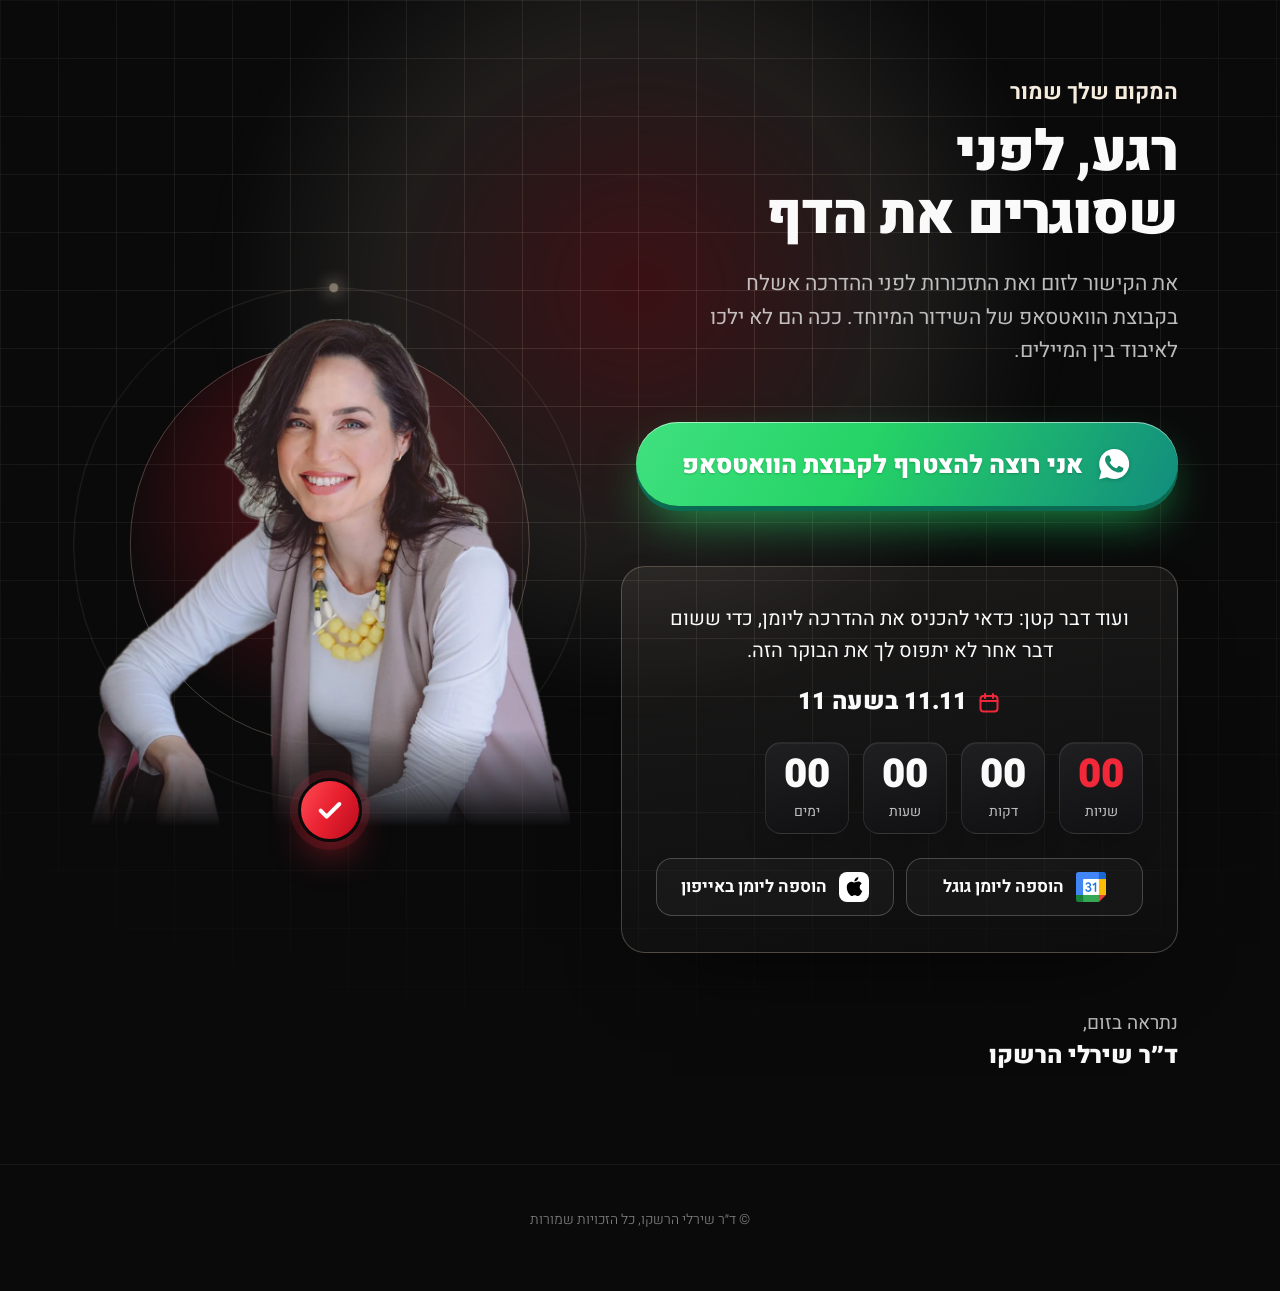
<file: webinar/todah.html>
<!doctype html>
<html lang="he" dir="rtl">
<head>
<meta charset="utf-8">
<meta name="viewport" content="width=device-width, initial-scale=1">
<meta name="robots" content="noindex">
<title>המקום שלך שמור | ד״ר שירלי הרשקו</title>
<link rel="preconnect" href="https://fonts.googleapis.com">
<link rel="preconnect" href="https://fonts.gstatic.com" crossorigin>
<link href="https://fonts.googleapis.com/css2?family=Heebo:wght@300;400;500;700;900&display=swap" rel="stylesheet">
<link rel="stylesheet" href="lp.css">
<style>
/* ---- thank you page: her photo big in the rings, one button (WhatsApp), the calendar as quiet links under it ---- */
.todah{align-items:flex-start;padding-block:clamp(28px,6vw,80px) clamp(56px,8vw,90px)}
.todah__cols{display:grid;justify-items:center;text-align:center}
.todah__in{max-width:700px;display:grid;justify-items:center}
.todah .portrait{width:min(70vw,310px);margin:0 auto}
.portrait.cut>img{height:100%;width:auto;max-width:112%;object-fit:contain;object-position:50% 100%}
.todah__ok{position:absolute;z-index:4;left:calc(50% - 32px);bottom:-10px;width:64px;height:64px;border-radius:50%;display:grid;place-items:center;background:var(--a1-grad);color:#fff;
  border:3px solid var(--bg);box-shadow:0 0 0 8px rgba(var(--a1-rgb),.14),0 18px 40px -14px rgba(var(--a1-rgb),.9);animation:okIn .7s .2s var(--ease-out) both}
.todah__ok svg{width:32px;height:32px;fill:none;stroke:currentColor;stroke-width:3;stroke-linecap:round;stroke-linejoin:round;stroke-dasharray:30;stroke-dashoffset:30;animation:okDraw .6s .55s var(--ease-out) forwards}
@keyframes okIn{from{opacity:0;transform:scale(.6)}}
@keyframes okDraw{to{stroke-dashoffset:0}}
.todah__kicker{margin-top:30px;font-weight:700;font-size:clamp(18px,2.2vw,22px);line-height:1.45;color:var(--a2-soft);max-width:600px}
.todah h1{margin-top:12px;font-size:clamp(31px,7.4vw,56px);line-height:1.13;letter-spacing:-.02em;max-width:640px}
.todah__lead{margin-top:20px;font-size:clamp(17.5px,2vw,21px);line-height:1.6;color:var(--t-mid);max-width:560px}
.todah__go{margin-top:clamp(28px,4vw,38px);width:100%;display:grid;justify-items:center}
.todah .btn--xl{font-size:clamp(19px,2.4vw,25px);padding:24px 46px;max-width:560px}
/* the one button wears WhatsApp's own green and logo */
.btn--wa{--a1-grad:linear-gradient(118deg,#3fe17f 0%,#25d366 42%,#128c7e 100%);--a1-deep:#0b6b52;--a1-rgb:37,211,102;color:#fff;text-shadow:0 1px 2px rgba(0,0,0,.22)}
.btn--wa svg{width:1.45em;height:1.45em;fill:currentColor;vertical-align:-.38em;margin-inline-end:.5em;filter:drop-shadow(0 1px 2px rgba(0,0,0,.2))}
@media (max-width:560px){.todah .btn--xl{display:block;width:100%;padding:21px 16px;font-size:clamp(18px,5vw,21px)}}

/* the calendar: same countdown as the landing page, two outline links with the Google and Apple logos (only one .btn on the page) */
.todah__cal{position:relative;margin-top:clamp(40px,6vw,60px);width:100%;padding:clamp(26px,4vw,36px) clamp(18px,4vw,34px);border-radius:24px;text-align:center;
  border:1px solid var(--a2-line);background:linear-gradient(170deg,rgba(var(--a2-rgb),.08),rgba(255,255,255,.015));box-shadow:0 40px 90px -50px rgba(0,0,0,.95)}
.todah__line{font-size:clamp(17px,1.9vw,20px);line-height:1.6;color:var(--t-hi);max-width:520px;margin-inline:auto}
.todah__when{margin-top:16px;display:inline-flex;align-items:center;gap:10px;font-weight:900;font-size:clamp(19px,2.3vw,24px);color:var(--t-hi)}
.todah__when svg{width:24px;height:24px;fill:none;stroke:var(--a1);stroke-width:2;stroke-linecap:round;stroke-linejoin:round}
.cd{display:flex;justify-content:center;gap:clamp(8px,1.6vw,14px);margin-top:18px}
.cd div{min-width:clamp(64px,15vw,84px);padding:12px 6px 10px;border-radius:16px;text-align:center;border:1px solid rgba(var(--ivory-rgb),.1);
  background:linear-gradient(170deg,var(--sf-4),var(--sf-1));box-shadow:inset 0 1px 0 rgba(255,255,255,.06),0 18px 40px -26px rgba(0,0,0,.9)}
.cd b{display:block;font-weight:900;font-size:clamp(28px,4.4vw,40px);line-height:1;font-variant-numeric:tabular-nums;direction:ltr}
.cd div:last-child b{color:var(--a1)}
.cd span{display:block;margin-top:6px;font-size:14px;color:var(--t-mid)}
.todah__links{margin-top:24px;display:grid;grid-template-columns:1fr 1fr;gap:12px}
@media (max-width:520px){.todah__links{grid-template-columns:1fr}}
.cal{display:flex;align-items:center;justify-content:center;gap:12px;min-height:58px;padding:12px 16px;border-radius:16px;text-decoration:none;
  font-weight:700;font-size:17px;line-height:1.3;color:var(--t-hi);border:1.5px solid rgba(var(--ivory-rgb),.22);background:rgba(var(--ivory-rgb),.03);
  transition:border-color .3s,background .3s,transform .3s var(--ease-out)}
.cal__logo{flex:none;width:30px;height:30px;display:grid;place-items:center}
.cal__logo svg{width:100%;height:100%}
.cal__logo--apple{border-radius:8px;background:#fff}
.cal__logo--apple svg{width:19px;height:19px;fill:#000;margin-top:-2px}
.cal:hover{border-color:rgba(var(--ivory-rgb),.6);background:rgba(var(--ivory-rgb),.07);transform:translateY(-2px)}
.cal:focus-visible{outline:2px solid var(--a1);outline-offset:3px}

/* sign off */
.todah__sign{margin-top:clamp(40px,6vw,56px);font-size:clamp(17px,1.9vw,19px);line-height:1.5;color:var(--t-mid)}
.todah__sign b{display:block;font-weight:900;font-size:clamp(20px,2.4vw,24px);color:var(--t-hi)}

/* desktop: words on the right, her photo on the left, like the landing page hero */
@media (min-width:980px){
  .todah{align-items:center}
  .todah__cols{grid-template-columns:1.1fr .9fr;align-items:center;column-gap:clamp(30px,5vw,80px);text-align:right;justify-items:start}
  .todah__in{grid-column:1;grid-row:1;justify-items:start}
  .todah .portrait{grid-column:2;grid-row:1;width:min(34vw,460px)}
  .todah__kicker{margin-top:0}
  .todah__go{justify-items:start}
}
</style>
</head>
<body class="no-js">
<div id="spot"></div>
<main>
<section class="hero todah" id="s-todah">
  <div class="hero__grid"></div><div class="hero__beam"></div>
  <div class="wrap hero__in">
    <div class="todah__cols">
    <div class="portrait cut">
      <span class="glow"></span><span class="ring r2"><i></i></span><span class="ring r1"><i></i></span>
      <img src="assets/shirley-smile-cut.webp" alt="ד״ר שירלי הרשקו" width="1038" height="1100" fetchpriority="high">
      <span class="todah__ok" aria-hidden="true"><svg viewBox="0 0 24 24"><path d="M5 12.5l4.5 4.5L19 7.5"/></svg></span>
    </div>
    <div class="todah__in">
      <p class="todah__kicker" id="kicker">המקום שלך שמור</p>
      <h1 class="rise">רגע, לפני שסוגרים את הדף</h1>
      <p class="todah__lead reveal">את הקישור לזום ואת התזכורות לפני ההדרכה אשלח בקבוצת הוואטסאפ של השידור המיוחד. ככה הם לא ילכו לאיבוד בין המיילים.</p>
      <div class="todah__go reveal">
        <a class="btn btn--wa btn--pulse btn--xl" href="https://chat.whatsapp.com/BnCYfTLVxjcApkGMUVOayQ" target="_blank" rel="noopener"><svg viewBox="0 0 24 24" aria-hidden="true"><path d="M12.04 2C6.58 2 2.13 6.45 2.13 11.91c0 1.75.46 3.45 1.32 4.95L2.05 22l5.25-1.38a9.87 9.87 0 004.74 1.21h.01c5.46 0 9.91-4.45 9.91-9.91A9.9 9.9 0 0012.04 2zm5.8 14.02c-.25.69-1.44 1.32-2 1.4-.51.08-1.16.11-1.87-.12-.43-.14-.98-.32-1.69-.62-2.98-1.29-4.92-4.28-5.07-4.48-.15-.2-1.21-1.61-1.21-3.07 0-1.46.77-2.18 1.04-2.48.27-.3.6-.37.79-.37h.57c.18 0 .43-.07.67.51.25.6.84 2.06.92 2.21.07.15.12.32.02.52-.1.2-.15.32-.3.5-.15.17-.31.39-.45.52-.15.15-.3.31-.13.61.17.3.77 1.27 1.65 2.06 1.14 1.01 2.1 1.33 2.4 1.48.3.15.47.12.65-.07.17-.2.74-.87.94-1.17.2-.3.4-.25.67-.15.27.1 1.73.82 2.03.97.3.15.5.22.57.35.08.12.08.72-.17 1.4z"/></svg>אני רוצה להצטרף לקבוצת&nbsp;הוואטסאפ</a>
      </div>

      <div class="todah__cal reveal">
        <p class="todah__line">ועוד דבר קטן: כדאי להכניס את ההדרכה ליומן, כדי ששום דבר אחר לא יתפוס לך את הבוקר הזה.</p>
        <p class="todah__when"><svg viewBox="0 0 24 24" aria-hidden="true"><rect x="3.5" y="5" width="17" height="15.5" rx="3"/><path d="M3.5 10h17M8 3v4M16 3v4"/></svg><span class="nw">11.11 בשעה 11</span></p>
        <div class="cd" data-cd><div><b data-u="d">00</b><span>ימים</span></div><div><b data-u="h">00</b><span>שעות</span></div><div><b data-u="m">00</b><span>דקות</span></div><div><b data-u="s">00</b><span>שניות</span></div></div>
        <div class="todah__links">
          <a class="cal" id="calG" href="#" target="_blank" rel="noopener"><span class="cal__logo" aria-hidden="true"><svg viewBox="0 0 200 200"><g transform="translate(3.75 3.75)"><path fill="#fff" d="M148.882 43.618l-47.368-5.263-57.895 5.263-5.264 52.632 5.263 52.632 52.632 6.579 52.632-6.579 5.263-53.947z"/><path fill="#1A73E8" d="M65.211 125.276c-3.934-2.658-6.658-6.539-8.145-11.671l9.132-3.763c.829 3.158 2.276 5.605 4.342 7.342 2.053 1.737 4.553 2.592 7.474 2.592 2.987 0 5.553-.908 7.697-2.724s3.224-4.132 3.224-6.934c0-2.868-1.132-5.211-3.395-7.026s-5.105-2.724-8.5-2.724h-5.276v-9.039H76.5c2.921 0 5.382-.789 7.382-2.368 2-1.579 3-3.737 3-6.487 0-2.447-.895-4.395-2.684-5.855s-4.053-2.197-6.803-2.197c-2.684 0-4.816.711-6.395 2.145s-2.724 3.197-3.447 5.276l-9.039-3.763c1.197-3.395 3.395-6.395 6.618-8.987 3.224-2.592 7.342-3.895 12.342-3.895 3.697 0 7.026.711 9.974 2.145 2.947 1.434 5.263 3.421 6.934 5.947 1.671 2.539 2.5 5.382 2.5 8.539 0 3.224-.776 5.947-2.329 8.184-1.553 2.237-3.461 3.947-5.724 5.145v.539c2.987 1.25 5.421 3.158 7.342 5.724 1.908 2.566 2.868 5.632 2.868 9.211s-.908 6.776-2.724 9.579c-1.816 2.803-4.329 5.013-7.513 6.618-3.197 1.605-6.789 2.421-10.776 2.421-4.618.013-8.881-1.316-12.815-3.974z"/><path fill="#1A73E8" d="M121.25 79.961l-9.974 7.25-5.013-7.605 17.987-12.974h6.895v61.197h-9.895z"/><path fill="#EA4335" d="M148.882 196.25l47.368-47.368-23.684-10.526-23.684 10.526-10.526 23.684z"/><path fill="#34A853" d="M33.092 172.566l10.526 23.684h105.263v-47.368H43.618z"/><path fill="#4285F4" d="M12.039-3.75C3.316-3.75-3.75 3.316-3.75 12.039v136.842l23.684 10.526 23.684-10.526V43.618h105.263l10.526-23.684L148.882-3.75z"/><path fill="#188038" d="M-3.75 148.882v31.579c0 8.724 7.066 15.789 15.789 15.789h31.579v-47.368z"/><path fill="#FBBC04" d="M148.882 43.618v105.263h47.368V43.618l-23.684-10.526z"/><path fill="#1967D2" d="M196.25 43.618V12.039c0-8.724-7.066-15.789-15.789-15.789h-31.579v47.368z"/></g></svg></span>הוספה ליומן גוגל</a>
          <a class="cal" id="calI" href="shirley-11-11.ics" download="shirley-11-11.ics"><span class="cal__logo cal__logo--apple" aria-hidden="true"><svg viewBox="0 0 24 24"><path d="M12.152 6.896c-.948 0-2.415-1.078-3.96-1.04-2.04.027-3.91 1.183-4.961 3.014-2.117 3.675-.546 9.103 1.519 12.09 1.013 1.454 2.208 3.09 3.792 3.039 1.52-.065 2.09-.987 3.935-.987 1.831 0 2.35.987 3.96.948 1.637-.026 2.676-1.48 3.676-2.948 1.156-1.688 1.636-3.325 1.662-3.415-.039-.013-3.182-1.221-3.22-4.857-.026-3.04 2.48-4.494 2.597-4.559-1.429-2.09-3.623-2.324-4.39-2.376-2-.156-3.675 1.09-4.61 1.09zM15.53 3.83c.843-1.012 1.4-2.427 1.245-3.83-1.207.052-2.662.805-3.532 1.818-.78.896-1.454 2.338-1.273 3.714 1.338.104 2.715-.688 3.559-1.701"/></svg></span>הוספה ליומן באייפון</a>
        </div>
      </div>

      <p class="todah__sign reveal">נתראה בזום,<b>ד״ר שירלי הרשקו</b></p>
    </div>
    </div>
  </div>
</section>
</main>
<footer>
  <p>© ד״ר שירלי הרשקו, כל הזכויות שמורות</p>
</footer>

<script>
(function(){
  /* her first name from the form (?n=), only as text. Without it the kicker stays as is */
  var n=(new URLSearchParams(location.search).get("n")||"").trim().slice(0,30);
  if(n) document.getElementById("kicker").textContent=n+", המקום שלך שמור";
})();
</script>
<script src="lp.js"></script>
<script>
(function(){
  var d=document;
  /* Google Calendar: 11.11.2026 11:00 to 12:00 Israel time, the WhatsApp group inside the event */
  d.getElementById("calG").href="https://calendar.google.com/calendar/render?action=TEMPLATE&text=%D7%94%D7%93%D7%A8%D7%9B%D7%AA%20%D7%96%D7%95%D7%9D%20%D7%9E%D7%99%D7%95%D7%97%D7%93%D7%AA%20%7C%20%D7%93%D7%B4%D7%A8%20%D7%A9%D7%99%D7%A8%D7%9C%D7%99%20%D7%94%D7%A8%D7%A9%D7%A7%D7%95&dates=20261111T110000%2F20261111T120000&ctz=Asia%2FJerusalem&location=Zoom&details=%D7%94%D7%A7%D7%99%D7%A9%D7%95%D7%A8%20%D7%9C%D7%96%D7%95%D7%9D%20%D7%99%D7%99%D7%A9%D7%9C%D7%97%20%D7%91%D7%A7%D7%91%D7%95%D7%A6%D7%AA%20%D7%94%D7%95%D7%95%D7%A6%D7%90%D7%A4%20%D7%A9%D7%9C%20%D7%94%D7%A9%D7%99%D7%93%D7%95%D7%A8%3A%20https%3A%2F%2Fchat.whatsapp.com%2FBnCYfTLVxjcApkGMUVOayQ";
  /* countdown, same as the landing page: 11.11.2026 11:00 Israel time (UTC+2 in November) */
  var T=Date.UTC(2026,10,11,9,0,0),boxes=[].slice.call(d.querySelectorAll("[data-cd]"));
  function two(n){ return (n<10?"0":"")+n; }
  function tick(){
    var s=Math.max(0,Math.floor((T-Date.now())/1000)),v={d:Math.floor(s/86400),h:Math.floor(s%86400/3600),m:Math.floor(s%3600/60),s:s%60};
    boxes.forEach(function(b){ ["d","h","m","s"].forEach(function(u){ b.querySelector('[data-u="'+u+'"]').textContent=two(v[u]); }); });
  }
  tick(); setInterval(tick,1000);
})();
</script>
</body>
</html>
</file>
<file: parents-course/lp.css>
/* Mor landing page kit. Born from the Lena page (02.10.2026) that Mor called one of the most beautiful pages built for him.
   Method: ../method.md. Mechanisms: ../mechanisms.md. Re-skin through :root only. */
/* ============================================================
   קוד השליטה הסומטית · דוגמת עיצוב 02.10
   אותו קופי ואותן תמונות של הדף החי, בשפת עיצוב חדשה.
   ============================================================ */
:root{
  /* palette: Dr. Shirley Hershko, ink indigo with the warm amber of her gears logo and a soft violet */
  --bg:#0c0a16; --bg-rgb:12,10,22; --bg-2:#110e1f; --glow-rgb:96,64,190;
  --sf-1:#110e1e; --sf-2:#141024; --sf-3:#17122a; --sf-4:#1f1834; --sf-5:#1b152f; --sf-6:#120f20; --sf-7:#0e0c19; --sf-8:#1d1731;
  --ivory:#f7f1ea; --ivory-rgb:247,241,234;
  --t-hi:#f7f1ea; --t-mid:rgba(var(--ivory-rgb),.74); --t-low:rgba(var(--ivory-rgb),.46);
  --a1:#ffb547; --a1-rgb:255,181,71; --a1-soft:#ffd99b; --a1-deep:#e07a1f; --a1-line:rgba(var(--a1-rgb),.3);
  --a1-grad:linear-gradient(118deg,#ffe4a8 0%,#ffb547 46%,#f0802c 100%); --a1-ink:#2a1405;
  --name-grad:linear-gradient(112deg,#e6dcff,#ffd99b 42%,#ffb547 72%,#f0802c);
  --a2:#a891ff; --a2-rgb:168,145,255; --a2-soft:#d6cbff; --a2-line:rgba(var(--a2-rgb),.26);
  --a2-grad:linear-gradient(118deg,#e6dcff 0%,#a891ff 50%,#7a5ae0 100%); --a2-ink:#140b33;
  --ok:#86efac; --ok-rgb:134,239,172; --no:#ff8a7a; --no-rgb:255,138,122;
  --maxw:1180px;
  --ease:cubic-bezier(.22,.61,.36,1); --ease-out:cubic-bezier(.16,1,.3,1);
  --sans:"Heebo",system-ui,Arial,sans-serif;
}
*{margin:0;padding:0;box-sizing:border-box}
html{overflow-x:clip}
body{font-family:var(--sans);background:var(--bg);color:var(--t-hi);direction:rtl;text-align:right;overflow-x:clip;
  -webkit-font-smoothing:antialiased;line-height:1.62;font-weight:400}
img{max-width:100%;height:auto;display:block}
a{color:inherit}
.wrap{width:100%;max-width:var(--maxw);margin-inline:auto;padding-inline:clamp(20px,5vw,52px)}
.narrow{max-width:820px;margin-inline:auto}
section{position:relative}

/* cursor light, desktop only */
#spot{position:fixed;inset:0;z-index:1;pointer-events:none;opacity:0;transition:opacity .6s;mix-blend-mode:screen;
  background:radial-gradient(circle 300px at var(--mx,50%) var(--my,30%),rgba(var(--a1-rgb),.09),transparent 62%)}
body.spot-on #spot{opacity:1}

/* ---------- type ---------- */
h1,h2,h3,h4{font-weight:900;line-height:1.1;letter-spacing:-.015em;text-wrap:balance}
h2{font-size:clamp(29px,5vw,54px)}
.gt-a1{background:var(--a1-grad);-webkit-background-clip:text;background-clip:text;-webkit-text-fill-color:transparent;color:transparent}
.gt-a2{background:var(--a2-grad);-webkit-background-clip:text;background-clip:text;-webkit-text-fill-color:transparent;color:transparent}
.hot{color:var(--a1);font-weight:700}
.lead{font-size:clamp(18px,2.2vw,23px);color:var(--t-hi);line-height:1.55}
.sub{font-weight:300;font-size:clamp(17px,2vw,21px);color:var(--t-mid);line-height:1.6}
.muted{font-weight:300;font-size:clamp(15px,1.7vw,17px);color:var(--t-low)}
.center{text-align:center}
p{text-wrap:pretty}
.hero__kicker,.hero__sub,.story__flow p,.about__teach,.about__more p,.lead,.sub,.product__kicker,.product__lead,.bonus__hot,.anchor__sum,.hair,.stats__kicker,.dont__tail,.statrail p,.ctanote{text-wrap:balance}

/* ---------- sections + textures ---------- */
.sec{padding-block:clamp(78px,10vw,140px);overflow:hidden}
.sec>.wrap{position:relative;z-index:1}
.sec--plum{background:radial-gradient(120% 90% at 84% -10%,rgba(var(--a1-rgb),.13),transparent 55%),linear-gradient(180deg,var(--sf-2),var(--sf-3))}
.sec--plum::after{content:"";position:absolute;inset-inline:0;top:0;height:1px;background:linear-gradient(90deg,transparent,var(--a2-line),transparent)}
.bg-dots::before,.bg-grid::before,.bg-rings::before,.bg-streaks::before{content:"";position:absolute;inset:0;z-index:0;pointer-events:none}
.bg-dots::before{background-image:radial-gradient(rgba(var(--a2-rgb),.16) 1px,transparent 1.5px);background-size:30px 30px;
  -webkit-mask-image:radial-gradient(135% 95% at 50% -8%,#000,transparent 74%);mask-image:radial-gradient(135% 95% at 50% -8%,#000,transparent 74%);opacity:.45}
.bg-grid::before{background-image:linear-gradient(rgba(var(--a2-rgb),.07) 1px,transparent 1px),linear-gradient(90deg,rgba(var(--a2-rgb),.07) 1px,transparent 1px);background-size:74px 74px;
  -webkit-mask-image:radial-gradient(120% 105% at 12% 0%,#000,transparent 68%);mask-image:radial-gradient(120% 105% at 12% 0%,#000,transparent 68%);opacity:.6}
.bg-rings::before{background-image:repeating-radial-gradient(circle at 0% 40%,rgba(var(--a1-rgb),.07) 0 1px,transparent 1px 76px);
  -webkit-mask-image:radial-gradient(85% 120% at 0% 40%,#000,transparent 72%);mask-image:radial-gradient(85% 120% at 0% 40%,#000,transparent 72%);opacity:.7}
.bg-streaks::before{background-image:repeating-linear-gradient(115deg,rgba(var(--a2-rgb),.04) 0 2px,transparent 2px 80px);
  -webkit-mask-image:linear-gradient(180deg,#000,transparent 80%);mask-image:linear-gradient(180deg,#000,transparent 80%);opacity:.8}

/* ---------- button: one button for the whole page ---------- */
.btn{position:relative;display:inline-block;text-align:center;text-decoration:none;cursor:pointer;border:none;
  font-family:var(--sans);font-weight:900;font-size:clamp(17px,1.9vw,21px);line-height:1.2;color:var(--a1-ink);
  padding:21px 44px;border-radius:999px;background:var(--a1-grad);overflow:hidden;
  box-shadow:0 5px 0 var(--a1-deep),0 22px 50px -14px rgba(var(--a1-rgb),.75),inset 0 1px 0 rgba(255,255,255,.55);
  transition:transform .35s var(--ease-out),box-shadow .35s var(--ease-out)}
.btn::after{content:"";position:absolute;inset:0;background:linear-gradient(115deg,transparent 30%,rgba(255,255,255,.65) 50%,transparent 70%);transform:translateX(-130%);transition:transform .9s var(--ease)}
.btn:hover{transform:translateY(-3px);box-shadow:0 8px 0 var(--a1-deep),0 30px 64px -14px rgba(var(--a1-rgb),.9),inset 0 1px 0 rgba(255,255,255,.6)}
.btn:hover::after{transform:translateX(130%)}
.btn:active{transform:translateY(4px);box-shadow:0 1px 0 var(--a1-deep),0 12px 30px -14px rgba(var(--a1-rgb),.7),inset 0 1px 0 rgba(255,255,255,.4)}
.btn .lock{white-space:nowrap}
.btn--pulse{animation:btnPulse 2.2s var(--ease) infinite}
@keyframes btnPulse{0%,100%{box-shadow:0 5px 0 var(--a1-deep),0 22px 50px -14px rgba(var(--a1-rgb),.75),inset 0 1px 0 rgba(255,255,255,.55),0 0 0 0 rgba(var(--a1-rgb),.45)}
  50%{box-shadow:0 5px 0 var(--a1-deep),0 26px 58px -14px rgba(var(--a1-rgb),.9),inset 0 1px 0 rgba(255,255,255,.55),0 0 0 16px rgba(var(--a1-rgb),0)}}
.ctabox{margin-top:28px;text-align:center}
.ctanote{margin-top:16px;font-weight:300;font-size:14.5px;color:var(--t-low);line-height:1.6;text-align:center}
.paynote{margin-top:14px;font-weight:300;font-size:14.5px;color:var(--t-mid);text-align:center}
.cards-img{width:min(363px,100%);margin:18px auto 0}

/* ---------- reveal ---------- */
.js .reveal{opacity:0;transform:translateY(34px);transition:opacity 1s var(--ease-out),transform 1.1s var(--ease-out)}
.js .reveal.in{opacity:1;transform:none}
.js .reveal[data-d="1"]{transition-delay:.1s}.js .reveal[data-d="2"]{transition-delay:.22s}
.js .reveal[data-d="3"]{transition-delay:.34s}.js .reveal[data-d="4"]{transition-delay:.46s}
.js .reveal.done{transition-delay:0s;transition-duration:.5s}
.js .fly-r{opacity:0;transform:translate(22%,40px) rotate(9deg);transition:opacity 1s var(--ease-out),transform 1.3s var(--ease-out)}
.js .fly-l{opacity:0;transform:translate(-22%,40px) rotate(-9deg);transition:opacity 1s var(--ease-out),transform 1.3s var(--ease-out)}
.js .fly-r.in{opacity:1;transform:rotate(2.2deg)}
.js .fly-l.in{opacity:1;transform:rotate(-2.2deg)}
/* words that light up with the scroll */
.js [data-sfade] .w{opacity:.16;transition:opacity .3s linear}
.js [data-sfade] .w.lit{opacity:1}
/* hero headline: words rise in on load */
.js .rise .w{display:inline-block;opacity:0;transform:translateY(.55em);filter:blur(6px);
  transition:opacity .8s var(--ease-out),transform .9s var(--ease-out),filter .8s var(--ease-out);transition-delay:calc(var(--i)*55ms + .15s)}
.js .rise.go .w{opacity:1;transform:none;filter:none}

/* ============================================================
   1 · HERO
   ============================================================ */
.hero{min-height:100svh;display:flex;align-items:center;overflow:hidden;isolation:isolate;padding-block:26px clamp(56px,8vw,90px)}
.hero__grid{position:absolute;inset:0;z-index:-3;opacity:.55;animation:gridPan 30s linear infinite;
  background:linear-gradient(var(--a2-line) 1px,transparent 1px) 0 0/100% 58px,linear-gradient(90deg,var(--a2-line) 1px,transparent 1px) 0 0/58px 100%;
  -webkit-mask-image:radial-gradient(125% 90% at 50% 28%,#000 4%,transparent 70%);mask-image:radial-gradient(125% 90% at 50% 28%,#000 4%,transparent 70%)}
@keyframes gridPan{to{background-position:0 -58px,-58px 0}}
.hero__beam{position:absolute;z-index:-3;top:-14%;left:50%;width:90vw;height:90vw;max-width:900px;max-height:900px;transform:translateX(-50%);filter:blur(20px);
  background:radial-gradient(circle,rgba(var(--a1-rgb),.22),rgba(var(--a2-rgb),.09) 40%,transparent 66%);animation:beat 7s var(--ease) infinite}
@keyframes beat{0%,100%{opacity:.8;transform:translateX(-50%) scale(1)}50%{opacity:1;transform:translateX(-50%) scale(1.08)}}
.hero__in{width:100%}
.seen{text-align:center}
.seen__t{font-weight:500;font-size:14px;letter-spacing:.2em;color:var(--a2);display:inline-flex;align-items:center;gap:.8em}
.seen__t::before,.seen__t::after{content:"";width:26px;height:1px;background:var(--a2-grad)}
.marquee{overflow:hidden;direction:ltr;margin-top:14px;-webkit-mask-image:linear-gradient(90deg,transparent,#000 12%,#000 88%,transparent);mask-image:linear-gradient(90deg,transparent,#000 12%,#000 88%,transparent)}
.marquee__track{display:flex;align-items:center;gap:44px;width:max-content;will-change:transform}
.marquee__track img{height:34px;width:auto;max-width:none;opacity:.78;flex:0 0 auto}.marquee__track img.tight{height:23px}

.hero__cols{margin-top:clamp(30px,5vw,60px);display:grid;gap:10px;justify-items:center;text-align:center}
.hero__kicker{font-weight:300;font-size:clamp(15.5px,1.7vw,19px);color:var(--a2-soft);line-height:1.5;max-width:560px}
.hero h1{margin-top:16px;font-size:clamp(29px,7.7vw,52px);line-height:1.13;letter-spacing:-.02em;max-width:620px}
.hero__with{margin-top:12px;font-weight:700;font-size:clamp(17px,1.9vw,21px);color:var(--a1-soft)}
.hero__sub{position:relative;margin-top:22px;padding:18px 6px;font-weight:500;font-size:clamp(18px,2vw,22px);line-height:1.5;max-width:520px;width:100%}
.hero__sub::before,.hero__sub::after{content:"";position:absolute;inset-inline:0;height:1px;background:linear-gradient(90deg,transparent,rgba(var(--a2-rgb),.7),transparent)}
.hero__sub::before{top:0}.hero__sub::after{bottom:0}
.hero .ctanote{margin-top:18px}
.hero .btn{margin-top:16px}
.portrait{position:relative;width:min(84vw,430px);margin:34px auto 0;aspect-ratio:1/1.18}
.portrait .ring{position:absolute;left:50%;top:44%;border-radius:50%;border:1px solid var(--a2-line);transform:translate(-50%,-50%)}
.portrait .r1{width:92%;aspect-ratio:1;animation:spin 44s linear infinite}
.portrait .r2{width:118%;aspect-ratio:1;opacity:.5;animation:spin 70s linear infinite reverse}
.portrait .ring i{position:absolute;top:-5px;left:50%;width:9px;height:9px;border-radius:50%;background:var(--a1);box-shadow:0 0 16px 3px rgba(var(--a1-rgb),.8)}
.portrait .r2 i{background:var(--a2);box-shadow:0 0 16px 3px rgba(var(--a2-rgb),.8)}
@keyframes spin{to{transform:translate(-50%,-50%) rotate(360deg)}}
.portrait .glow{position:absolute;left:50%;top:44%;width:92%;aspect-ratio:1;border-radius:50%;transform:translate(-50%,-50%);
  background:radial-gradient(circle at 50% 38%,rgba(var(--a1-rgb),.3),rgba(var(--glow-rgb),.2) 46%,transparent 70%)}
.portrait img{position:absolute;left:50%;bottom:0;height:100%;width:auto;max-width:none;transform:translateX(-50%);
  -webkit-mask-image:linear-gradient(#000 80%,transparent 99%);mask-image:linear-gradient(#000 80%,transparent 99%)}
@media (min-width:980px){
  .hero__cols{grid-template-columns:1.12fr .88fr;align-items:center;justify-items:start;text-align:right;column-gap:clamp(30px,5vw,80px)}
  .hero__copy{display:grid;justify-items:start}
  .hero .ctanote{text-align:right}
  .portrait{margin:0 auto;width:min(36vw,470px)}
}
@media (max-width:979px){.hero__copy{display:grid;justify-items:center}}

/* ============================================================
   2 · STORY — lines light up with the scroll
   ============================================================ */
.story{text-align:center}
.story h2{font-size:clamp(42px,11vw,88px);line-height:1}
.story__flow{margin-top:clamp(26px,4vw,44px)}
.story__flow p{font-size:clamp(20px,5.1vw,31px);font-weight:500;line-height:1.5}
.story__flow .gap{margin-top:1.05em}
.story__flow .pinkline{color:var(--a1);font-weight:900}
.story__flow b{font-weight:900}
.story__flow .tail{font-weight:300;color:var(--ivory)}
.story__flow .tail span{color:var(--a1);font-weight:500}
.shotframe{position:relative;max-width:560px;margin:clamp(34px,5vw,56px) auto;border-radius:20px;overflow:hidden;border:1px solid var(--a2-line);
  box-shadow:0 50px 110px -40px rgba(0,0,0,.95),0 0 90px -30px rgba(var(--a1-rgb),.4)}
.shotframe::after{content:"";position:absolute;inset:0;background:linear-gradient(transparent 55%,rgba(var(--bg-rgb),.55))}
.story__quote{font-size:clamp(46px,13.5vw,118px);line-height:1;margin-block:clamp(10px,2vw,20px) clamp(22px,3vw,34px);padding-block:.08em}
.js .story__quote.reveal{transform:scale(.82);filter:blur(10px)}
.js .story__quote.reveal.in{transform:none;filter:none;transition:opacity .9s var(--ease-out),transform 1.2s var(--ease-out),filter .9s var(--ease-out)}

/* ============================================================
   3 · ABOUT
   ============================================================ */
.about__grid{display:grid;gap:clamp(30px,5vw,70px);align-items:center}
.about__photo{position:relative;max-width:420px;width:100%;margin-inline:auto}
.about__photo .frame{border-radius:22px;overflow:hidden;aspect-ratio:4/5;border:1px solid var(--a2-line);box-shadow:0 50px 110px -44px rgba(0,0,0,.95),0 0 80px -34px rgba(var(--a2-rgb),.45)}
.about__photo img{width:100%;height:100%;object-fit:cover;object-position:50% 12%}
.about__photo::before{content:"";position:absolute;inset:-16px;border-radius:32px;border:1px solid rgba(var(--a2-rgb),.14);transform:rotate(-3deg)}
.about__copy h2{font-size:clamp(30px,4.6vw,52px)}
.about__copy .sub{margin-top:18px;color:var(--t-hi);font-weight:400}
.about__copy .lead{margin-top:18px;padding-inline-start:16px;border-inline-start:2px solid var(--a2)}
.creds{display:flex;flex-wrap:wrap;align-items:center;justify-content:center;gap:26px 38px;margin-top:clamp(34px,5vw,54px);padding:22px;border-radius:18px;
  background:linear-gradient(165deg,rgba(255,255,255,.04),rgba(255,255,255,.012));border:1px solid rgba(var(--ivory-rgb),.07)}
.creds img{height:46px;width:auto;opacity:.86}
.creds img.tall{height:70px}
.about__more{margin-top:clamp(30px,4vw,46px);text-align:center}
.about__more p{font-size:clamp(17px,2vw,21px);color:var(--t-mid);font-weight:300}
.about__more p+p{margin-top:12px}
.statrail{margin:clamp(26px,4vw,40px) auto 0;max-width:640px;padding:22px 24px;border-radius:18px;text-align:center;position:relative;overflow:hidden;
  background:linear-gradient(170deg,var(--sf-5),var(--sf-6));border:1px solid var(--a2-line);box-shadow:0 30px 80px -40px rgba(0,0,0,.9),0 0 70px -40px rgba(var(--a2-rgb),.5)}
.statrail::before{content:"";position:absolute;inset:0;background:radial-gradient(80% 60% at 50% 0%,rgba(var(--a2-rgb),.14),transparent 60%)}
.statrail p{position:relative;font-weight:900;font-size:clamp(20px,3vw,30px);line-height:1.3;color:var(--t-hi)}
.statrail .num{font-variant-numeric:tabular-nums}
.social{margin-top:clamp(34px,5vw,60px);display:grid;gap:18px;justify-items:center}
.social .phone{width:min(328px,82vw);filter:drop-shadow(0 40px 60px rgba(0,0,0,.7)) drop-shadow(0 0 50px rgba(var(--a1-rgb),.22));animation:float 7s ease-in-out infinite}
@keyframes float{0%,100%{transform:translateY(0)}50%{transform:translateY(-10px)}}
.social .fb{width:min(550px,100%);border-radius:26px;border:1px solid var(--a2-line);box-shadow:0 30px 70px -30px rgba(0,0,0,.9);margin-top:-30px;position:relative}
.about__teach{margin-top:clamp(40px,6vw,74px);text-align:center;font-weight:900;font-size:clamp(20px,3vw,32px);line-height:1.4}
.notes{margin-top:clamp(28px,4vw,46px);display:grid;gap:20px;max-width:880px;margin-inline:auto}
.notes img{width:100%;border-radius:16px;border:1px solid rgba(var(--ivory-rgb),.12);box-shadow:0 34px 70px -34px rgba(0,0,0,.95)}
@media (min-width:860px){
  .about__grid{grid-template-columns:.8fr 1.2fr}
  .notes{grid-template-columns:1fr 1fr}
  .social{grid-template-columns:auto 1fr;align-items:center;justify-items:center;gap:40px}
  .social .fb{margin-top:0}
}

/* ============================================================
   4 · STATS — one giant number
   ============================================================ */
.stats{text-align:center}
.stats h2{max-width:900px;margin-inline:auto}
.mega{margin-top:clamp(30px,5vw,56px);font-weight:900;font-size:clamp(74px,22vw,230px);line-height:.9;letter-spacing:-.04em;padding-block:.04em}
.people{display:flex;justify-content:center;gap:clamp(14px,3vw,30px);margin-top:clamp(16px,2.4vw,28px)}
.people svg{width:clamp(44px,9vw,78px);height:auto;fill:rgba(var(--ivory-rgb),.1);stroke:rgba(var(--ivory-rgb),.22);stroke-width:1}
.people svg.on{fill:var(--a1);stroke:var(--a1-soft);filter:drop-shadow(0 0 18px rgba(var(--a1-rgb),.75));animation:onPulse 2.4s ease-in-out infinite}
@keyframes onPulse{0%,100%{filter:drop-shadow(0 0 12px rgba(var(--a1-rgb),.55))}50%{filter:drop-shadow(0 0 26px rgba(var(--a1-rgb),.95))}}
.mega__lbl{margin-top:14px;font-weight:900;font-size:clamp(24px,4.4vw,44px)}
.browser{max-width:720px;margin:clamp(40px,6vw,70px) auto 0;border-radius:16px;overflow:hidden;border:1px solid var(--a2-line);background:var(--sf-7);
  box-shadow:0 50px 110px -44px rgba(0,0,0,.95),0 0 80px -36px rgba(var(--a2-rgb),.4);text-align:right}
.browser__bar{display:flex;gap:8px;padding:12px 16px;border-bottom:1px solid rgba(var(--a2-rgb),.14);direction:ltr}
.browser__bar i{width:11px;height:11px;border-radius:50%;background:rgba(var(--ivory-rgb),.16)}
.browser__bar i:first-child{background:var(--a1)}.browser__bar i:nth-child(2){background:var(--a2)}
.browser figcaption{padding:14px 18px 16px;font-weight:300;font-size:14.5px;line-height:1.6;color:var(--t-mid);border-top:1px solid rgba(var(--a2-rgb),.14)}
.stats__kicker{margin-top:clamp(44px,6vw,76px);font-weight:900;font-size:clamp(24px,3.8vw,38px);line-height:1.25;color:var(--a1)}

/* ---------- list cards (shared) ---------- */
.checks{list-style:none;display:grid;gap:14px;max-width:780px;margin:clamp(26px,4vw,40px) auto 0;text-align:right}
.check{display:flex;gap:16px;align-items:flex-start;padding:18px 20px;border-radius:15px;
  background:linear-gradient(165deg,rgba(255,255,255,.045),rgba(255,255,255,.012));border:1px solid rgba(var(--ivory-rgb),.07);
  transition:border-color .4s,transform .4s,background .4s,opacity 1s var(--ease-out)}
.check:hover{border-color:var(--a2-line);transform:translateX(-6px);background:linear-gradient(165deg,rgba(var(--a2-rgb),.07),rgba(255,255,255,.012))}
.check .ico{flex:0 0 auto;width:44px;height:44px;border-radius:12px;display:grid;place-items:center;color:var(--a2);font-size:17px;
  background:radial-gradient(circle at 35% 30%,rgba(var(--a2-rgb),.2),rgba(var(--a2-rgb),.04));border:1px solid var(--a2-line)}
.check .ico svg{width:22px;height:22px;fill:none;stroke-width:2;stroke-linecap:round;stroke-linejoin:round}
.check .txt{padding-top:8px;font-size:clamp(16.5px,1.9vw,19px);line-height:1.5}
.check--yes .ico{background:rgba(var(--ok-rgb),.1);border-color:rgba(var(--ok-rgb),.32)}
.check--yes .ico svg{stroke:var(--ok)}
.check--no .ico{background:rgba(var(--no-rgb),.1);border-color:rgba(var(--no-rgb),.34)}
.check--no .ico svg{stroke:var(--no)}
.draw{stroke-dasharray:40;stroke-dashoffset:40}
.in .draw,.no-js .draw{animation:draw .9s var(--ease-out) .25s forwards}
@keyframes draw{to{stroke-dashoffset:0}}

/* ============================================================
   5 · GOOD NEWS — the 94% ring
   ============================================================ */
.news{text-align:center}
h1 .pk,h2 .pk,h3 .pk{color:var(--a1)}
.news .lead{margin-top:20px}
.news .lead b{font-weight:900}
.ring94{position:relative;width:min(250px,64vw);aspect-ratio:1;margin:clamp(30px,4vw,46px) auto 0}
.ring94 svg{position:absolute;inset:0;width:100%;height:100%;transform:rotate(-90deg)}
.ring94 .tr{fill:none;stroke:rgba(var(--a2-rgb),.14);stroke-width:5}
.ring94 .fl{fill:none;stroke:url(#g94);stroke-width:5;stroke-linecap:round;stroke-dasharray:603;stroke-dashoffset:603;transition:stroke-dashoffset 2.2s var(--ease-out) .3s}
.ring94.in .fl,.no-js .ring94 .fl{stroke-dashoffset:36}
.ring94 img{position:absolute;inset:9%;width:82%;height:82%;object-fit:cover;border-radius:50%;box-shadow:0 0 60px -10px rgba(var(--a1-rgb),.6)}
.news .muted{margin-top:26px;font-size:clamp(18px,2.2vw,22px)}

/* ============================================================
   6 · WHAT DOESN'T WORK
   ============================================================ */
.dont{text-align:center}
.dont__tail{margin-top:clamp(28px,4vw,40px);font-weight:500;font-size:clamp(18px,2.4vw,24px);color:var(--a1)}
.gif{width:min(300px,62vw);margin:22px auto 0;border-radius:18px;overflow:hidden;border:1px solid var(--a2-line);transform:rotate(-2.5deg);
  box-shadow:0 40px 80px -36px rgba(0,0,0,.95)}

/* ============================================================
   7 · THE PRODUCT
   ============================================================ */
.product{text-align:center;overflow:hidden}
.product__kicker{max-width:720px;margin-inline:auto;font-weight:300;font-size:clamp(17px,2.1vw,22px);color:var(--a2-soft);line-height:1.5}
.product__name{margin-top:14px;font-style:italic;font-size:clamp(46px,12.6vw,132px);line-height:.98;letter-spacing:-.03em;padding:.06em .1em;
  background:var(--name-grad);-webkit-background-clip:text;background-clip:text;-webkit-text-fill-color:transparent;color:transparent;
  filter:drop-shadow(0 0 34px rgba(var(--a1-rgb),.3))}
.product__lead{margin:clamp(20px,3vw,32px) auto 0;max-width:900px;font-weight:900;font-size:clamp(20px,3vw,31px);line-height:1.35}
.stage{position:relative;max-width:1000px;margin:clamp(30px,5vw,60px) auto 0}
.stage::before{content:"";position:absolute;left:8%;right:8%;bottom:-2%;height:30%;border-radius:50%;background:radial-gradient(closest-side,rgba(var(--a1-rgb),.4),transparent);filter:blur(26px)}
.stage img{position:relative;filter:drop-shadow(0 26px 44px rgba(0,0,0,.6));animation:float 8s ease-in-out infinite}
.product .lead{margin-top:clamp(22px,3vw,34px)}
.product .lead b{font-weight:900}

/* ============================================================
   8 · ROADMAP — the snake
   ============================================================ */
.road{background:var(--bg)}
.road__head{text-align:center;margin-bottom:clamp(40px,6vw,70px)}
.road__head .sub{margin-top:14px}
.road__track{position:relative;display:grid;gap:30px}
.road__path{display:none}
.stop{position:relative;z-index:1;border-radius:20px;overflow:hidden;border:1px solid var(--a2-line);
  background:linear-gradient(165deg,var(--sf-8),var(--sf-1));box-shadow:0 22px 56px -28px rgba(0,0,0,.9);
  transition:transform .45s var(--ease-out),border-color .45s,box-shadow .45s,opacity 1s var(--ease-out)}
.stop:hover{transform:translateY(-5px);border-color:var(--a2);box-shadow:0 30px 66px -26px rgba(var(--a2-rgb),.4)}
.stop__shot{padding:22px 22px 0;background:radial-gradient(80% 90% at 50% 100%,rgba(var(--a1-rgb),.16),transparent 70%)}
.stop__shot img{margin-inline:auto;filter:drop-shadow(0 18px 26px rgba(0,0,0,.6))}
.stop__txt{padding:18px 22px 24px}
.tag{display:inline-block;font-weight:900;font-size:14px;letter-spacing:.06em;color:var(--a2-ink);background:var(--a2-grad);padding:5px 14px;border-radius:999px}
.stop h4{margin-top:12px;font-size:clamp(20px,2.3vw,25px);line-height:1.2}
.stop p:not(.tag){margin-top:9px;font-weight:300;font-size:clamp(15.5px,1.6vw,17.5px);color:var(--t-mid);line-height:1.55}
.val{display:inline-block;margin-top:14px;font-weight:900;font-size:14px;color:var(--a2-soft);padding:7px 16px;border-radius:999px;border:1px solid var(--a2-line);background:rgba(var(--a2-rgb),.08)}
/* mobile: a vertical thread the cards sit on */
@media (max-width:859px){
  .road__track::before{content:"";position:absolute;z-index:0;top:10px;bottom:10px;left:50%;width:2px;transform:translateX(-50%);
    background:linear-gradient(180deg,var(--a1),var(--a2));opacity:.6}
  .stop::before{content:"";position:absolute;z-index:2;top:-7px;left:50%;width:13px;height:13px;margin-left:-6.5px;border-radius:50%;background:var(--a2);box-shadow:0 0 16px 3px rgba(var(--a2-rgb),.7)}
  .stop{overflow:visible}
  .stop__shot{border-radius:20px 20px 0 0}
}
@media (min-width:860px){
  .road__track{grid-template-columns:1fr 1fr;grid-auto-rows:1fr;gap:clamp(12px,1.8vw,24px) clamp(40px,7vw,100px)}
  .stop:nth-of-type(1){grid-area:1/1}.stop:nth-of-type(2){grid-area:2/2}.stop:nth-of-type(3){grid-area:3/1}.stop:nth-of-type(4){grid-area:4/2}
  .stop{display:grid;grid-template-columns:44% 1fr;align-items:center}
  .stop__shot{padding:18px;height:100%;display:grid;place-items:center}
  .stop__txt{padding:22px 24px 24px 12px}
  .road__path{display:block;position:absolute;inset:0;width:100%;height:100%;z-index:0;pointer-events:none}
  .rm-line{fill:none;stroke:url(#rmGrad);stroke-linecap:round;vector-effect:non-scaling-stroke}
  .rm-base{stroke-width:1.6;opacity:.3}
  .rm-flow{stroke-width:2.6;stroke-dasharray:5 16;animation:flow 2.6s linear infinite;filter:drop-shadow(0 0 4px rgba(var(--a1-rgb),.6))}
}
@keyframes flow{to{stroke-dashoffset:-42}}

/* ============================================================
   9 · BONUSES
   ============================================================ */
.bonus{text-align:center}
.bonus .sub{margin-top:16px}
.bonus__hot{margin:18px auto 0;max-width:820px;font-weight:900;font-size:clamp(22px,3.4vw,36px);line-height:1.25;color:var(--a1)}
.bonus__grid{margin-top:clamp(34px,5vw,56px);display:grid;gap:22px;text-align:right}
.bcard{position:relative;border-radius:22px;overflow:hidden;border:1px solid rgba(var(--ivory-rgb),.08);
  background:linear-gradient(170deg,rgba(255,255,255,.05),rgba(255,255,255,.012));transition:transform .5s var(--ease-out),border-color .5s,opacity 1s var(--ease-out)}
.bcard:hover{transform:translateY(-8px);border-color:var(--a2-line)}
.bcard__shot{height:clamp(250px,30vw,310px);padding:22px;background:radial-gradient(70% 80% at 50% 100%,rgba(var(--a2-rgb),.16),transparent 70%)}
.bcard__shot img{width:100%;height:100%;object-fit:contain;filter:drop-shadow(0 20px 30px rgba(0,0,0,.6))}
.bcard__txt{padding:6px 26px 28px}
.bcard h4{margin-top:12px;font-size:clamp(21px,2.5vw,27px);line-height:1.2}
.bcard p:not(.tag){margin-top:10px;font-weight:300;font-size:clamp(16px,1.6vw,18px);color:var(--t-mid)}
@media (min-width:760px){.bonus__grid{grid-template-columns:1fr 1fr}}

/* ============================================================
   10 · FOR WHO
   ============================================================ */
.who{text-align:center}
.who__stack{max-width:560px;margin:0 auto clamp(20px,3vw,34px);position:relative}
.who__stack::before{content:"";position:absolute;inset:14% 6% 0;border-radius:50%;background:radial-gradient(closest-side,rgba(var(--a1-rgb),.3),transparent);filter:blur(30px)}
.who__stack img{position:relative;filter:drop-shadow(0 26px 40px rgba(0,0,0,.6))}
.who h2{color:var(--a1)}
.notfor{max-width:780px;margin:clamp(40px,6vw,64px) auto 0;padding:26px 24px;border-radius:18px;text-align:right;
  border:1px solid var(--a2-line);background:rgba(var(--a2-rgb),.05);border-inline-start:3px solid var(--a2)}
.notfor h3{font-size:clamp(22px,2.8vw,30px)}
.notfor .sub{margin-top:12px}
.notfor .muted{margin-top:12px}

/* ============================================================
   11 · PRICE ANCHOR — the bill
   ============================================================ */
.anchor{text-align:center}
.anchor .sub{margin-top:14px}
.bill{list-style:none;max-width:700px;margin:clamp(28px,4vw,44px) auto 0;border-radius:20px;overflow:hidden;text-align:right;
  border:1px solid rgba(var(--ivory-rgb),.09);background:linear-gradient(170deg,rgba(255,255,255,.045),rgba(255,255,255,.012))}
.bill li{display:flex;align-items:baseline;gap:14px;padding:18px 22px;border-bottom:1px dashed rgba(var(--ivory-rgb),.12)}
.bill li:last-child{border-bottom:0}
.bill .m{color:var(--a2);flex:0 0 auto}
.bill .t{flex:1 1 auto;font-size:clamp(16px,1.9vw,19px)}
.bill .n{flex:0 0 auto;font-weight:900;font-size:clamp(16px,2vw,21px);color:var(--a2);white-space:nowrap}
.anchor__sum{margin:clamp(28px,4vw,44px) auto 0;max-width:780px;font-size:clamp(19px,2.5vw,26px);line-height:1.5}
.anchor__sum .hot{font-weight:900;font-size:1.35em;white-space:nowrap}
.anchor__sit{margin-top:18px}
.hair{position:relative;max-width:760px;margin:clamp(26px,4vw,40px) auto 0;padding:22px 8px;font-weight:900;font-size:clamp(19px,2.6vw,27px);line-height:1.4}
.hair::before,.hair::after{content:"";position:absolute;inset-inline:0;height:1px;background:linear-gradient(90deg,transparent,rgba(var(--a2-rgb),.7),transparent)}
.hair::before{top:0}.hair::after{bottom:0}

/* ============================================================
   12 · THE OFFER
   ============================================================ */
.offer{text-align:center;overflow:hidden;background:radial-gradient(120% 70% at 50% 0%,rgba(var(--a2-rgb),.12),transparent 55%),linear-gradient(180deg,var(--sf-2),var(--bg))}
.offer .sub{margin-top:14px}
.vstack{max-width:700px;margin:clamp(26px,4vw,40px) auto 0;text-align:right;border-radius:20px;overflow:hidden;border:1px solid rgba(var(--ivory-rgb),.09);
  background:linear-gradient(170deg,rgba(255,255,255,.045),rgba(255,255,255,.012))}
.vstack .row{display:flex;justify-content:space-between;align-items:baseline;gap:16px;padding:17px 22px;border-bottom:1px solid rgba(var(--ivory-rgb),.07);font-size:clamp(15.5px,1.8vw,18px)}
.vstack .row span:last-child{flex:0 0 auto;font-weight:700;color:var(--a2-soft);white-space:nowrap}
.vstack .sum{border-bottom:0;background:rgba(var(--a2-rgb),.09);font-weight:900;font-size:clamp(17px,2vw,20px)}
.vstack .sum span:last-child{font-weight:900;color:var(--a2)}
.pricecard{position:relative;max-width:600px;margin:clamp(34px,5vw,56px) auto 0;border-radius:28px;padding:clamp(28px,4vw,48px) clamp(22px,4vw,44px);overflow:hidden;
  background:linear-gradient(170deg,var(--sf-4),var(--sf-1));border:1px solid var(--a2-line);
  box-shadow:0 50px 120px -50px rgba(0,0,0,.95),0 0 90px -40px rgba(var(--a1-rgb),.55)}
.pricecard::before{content:"";position:absolute;inset:0;background:radial-gradient(80% 50% at 50% 0%,rgba(var(--a1-rgb),.18),transparent 60%)}
.pricecard::after{content:"";position:absolute;inset:0;border-radius:28px;padding:1.5px;pointer-events:none;opacity:.9;
  background:linear-gradient(130deg,rgba(var(--a2-rgb),.75),transparent 40%,transparent 60%,rgba(var(--a1-rgb),.7));
  -webkit-mask:linear-gradient(#000 0 0) content-box,linear-gradient(#000 0 0);-webkit-mask-composite:xor;mask-composite:exclude}
.pricecard>*{position:relative}
.pricecard .mock{max-width:420px;margin:0 auto 20px;filter:drop-shadow(0 22px 34px rgba(0,0,0,.6))}
.old{font-size:clamp(22px,3vw,30px);color:var(--t-low)}
.old s{text-decoration-color:rgba(var(--no-rgb),.8);text-decoration-thickness:2px}
.only{font-weight:900;font-size:clamp(18px,2.2vw,22px);margin-top:4px}
.now{display:block;font-weight:900;font-size:clamp(68px,17vw,124px);line-height:.92;letter-spacing:-.03em;color:var(--ok);text-shadow:0 0 50px rgba(var(--ok-rgb),.35)}
.pricecard .muted{margin-top:12px}
.pricecard .btn{width:100%}
.quote{margin:0 auto 22px;padding:18px 20px;border-radius:16px;border:1px solid var(--a1-line);background:rgba(var(--a1-rgb),.07);font-weight:500;font-size:clamp(17px,2.1vw,21px);line-height:1.5}

/* ============================================================
   13 · THE MECHANISM
   ============================================================ */
.mech{text-align:center}
.mech__pic{position:relative;width:min(290px,70vw);margin:clamp(28px,4vw,44px) auto 0}
.mech__pic::before,.mech__pic::after{content:"";position:absolute;left:50%;top:50%;border-radius:50%;border:1px solid var(--a2-line);transform:translate(-50%,-50%)}
.mech__pic::before{width:150%;aspect-ratio:1;opacity:.6}
.mech__pic::after{width:210%;aspect-ratio:1;opacity:.28}
.mech__pic img{position:relative;border-radius:26px;border:1px solid var(--a2-line);box-shadow:0 40px 90px -36px rgba(0,0,0,.95),0 0 70px -24px rgba(var(--a1-rgb),.5)}
.mech .sub{max-width:760px;margin:clamp(34px,5vw,50px) auto 0;color:var(--t-hi);font-weight:400}
.mech__grid{margin-top:clamp(28px,4vw,44px);display:grid;gap:18px;text-align:right}
.mcard{position:relative;padding:28px 26px;border-radius:20px;overflow:hidden;border:1px solid rgba(var(--ivory-rgb),.08);
  background:linear-gradient(170deg,rgba(255,255,255,.05),rgba(255,255,255,.012));transition:transform .5s var(--ease-out),border-color .5s,opacity 1s var(--ease-out)}
.mcard::after{content:"";position:absolute;inset:0;opacity:0;transition:opacity .5s;background:radial-gradient(70% 50% at 50% 0%,rgba(var(--a1-rgb),.14),transparent 60%)}
.mcard:hover{transform:translateY(-8px);border-color:var(--a1-line)}
.mcard:hover::after{opacity:1}
.mcard .mi{width:54px;height:54px;border-radius:15px;display:grid;place-items:center;margin-bottom:18px;
  background:radial-gradient(circle at 35% 30%,rgba(var(--a1-rgb),.22),rgba(var(--a1-rgb),.04));border:1px solid var(--a1-line)}
.mcard .mi svg{width:28px;height:28px;fill:none;stroke:var(--a1-soft);stroke-width:1.7;stroke-linecap:round;stroke-linejoin:round}
.mcard .mi svg g{transform-box:fill-box;transform-origin:center}
.a-pulse{animation:aPulse 2.2s ease-in-out infinite}.a-spin{animation:aSpin 9s linear infinite}.a-bob{animation:aBob 2.6s ease-in-out infinite}
@keyframes aPulse{0%,100%{transform:scale(1)}50%{transform:scale(1.14)}}
@keyframes aSpin{to{transform:rotate(360deg)}}
@keyframes aBob{0%,100%{transform:translateY(1px)}50%{transform:translateY(-2px)}}
.mcard h4{font-size:clamp(20px,2.4vw,25px);line-height:1.2}
.mcard p{margin-top:10px;font-weight:300;font-size:clamp(16px,1.6vw,18px);color:var(--t-mid);line-height:1.6}
@media (min-width:760px){.mech__grid{grid-template-columns:1fr 1fr}}

/* ============================================================
   14 · DISCRETION
   ============================================================ */
.safe{text-align:center}
.safecard{position:relative;max-width:640px;margin:clamp(26px,4vw,40px) auto 0;padding:clamp(28px,4vw,44px);border-radius:26px;
  background:linear-gradient(170deg,var(--sf-4),var(--sf-1));box-shadow:0 40px 100px -46px rgba(0,0,0,.95),0 0 80px -40px rgba(var(--a1-rgb),.5)}
.safecard::after{content:"";position:absolute;inset:0;border-radius:26px;padding:1.5px;pointer-events:none;
  background:linear-gradient(130deg,rgba(var(--a1-rgb),.75),transparent 40%,transparent 60%,rgba(var(--a2-rgb),.7));
  -webkit-mask:linear-gradient(#000 0 0) content-box,linear-gradient(#000 0 0);-webkit-mask-composite:xor;mask-composite:exclude}
.lockbadge{width:84px;height:84px;margin:0 auto;border-radius:50%;display:grid;place-items:center;font-size:36px;line-height:1;
  background:radial-gradient(circle at 35% 30%,rgba(var(--a1-rgb),.3),rgba(var(--a1-rgb),.06));border:1px solid var(--a1-line);animation:ringPulse 2.4s var(--ease) infinite}
@keyframes ringPulse{0%{box-shadow:0 0 0 0 rgba(var(--a1-rgb),.45)}70%{box-shadow:0 0 0 20px rgba(var(--a1-rgb),0)}100%{box-shadow:0 0 0 0 rgba(var(--a1-rgb),0)}}
.safecard .lead{margin-top:20px}.safecard .lead b{font-weight:900}
.safecard .sub{margin-top:12px;text-align:right}

/* ============================================================
   15 · FAQ
   ============================================================ */
.faq__head{text-align:center}
.faq{max-width:820px;margin:clamp(28px,4vw,44px) auto 0;display:grid;gap:12px}
.faq details{border-radius:16px;border:1px solid rgba(var(--ivory-rgb),.08);background:linear-gradient(165deg,rgba(255,255,255,.045),rgba(255,255,255,.012));transition:border-color .4s,background .4s}
.faq details[open]{border-color:var(--a2-line);background:linear-gradient(165deg,rgba(var(--a2-rgb),.07),rgba(255,255,255,.012))}
.faq summary{list-style:none;cursor:pointer;display:flex;align-items:center;justify-content:space-between;gap:16px;padding:20px 22px;font-weight:700;font-size:clamp(17px,2vw,20px);line-height:1.35;text-wrap:balance}
.faq summary::-webkit-details-marker{display:none}
.faq summary::after{content:"";flex:0 0 auto;width:30px;height:30px;border-radius:50%;border:1px solid var(--a2-line);
  background:linear-gradient(var(--a2),var(--a2)) center/12px 1.6px no-repeat,linear-gradient(var(--a2),var(--a2)) center/1.6px 12px no-repeat;transition:transform .4s var(--ease-out)}
.faq details[open] summary::after{transform:rotate(45deg)}
.faq details p{padding:0 22px 16px;font-weight:300;font-size:clamp(16px,1.7vw,18px);color:var(--t-mid);line-height:1.7}
.faq details p:last-child{padding-bottom:22px}

/* ============================================================
   16 · FINAL
   ============================================================ */
.final{overflow:hidden;text-align:center;background:radial-gradient(120% 80% at 50% 0%,rgba(var(--a1-rgb),.16),transparent 55%),linear-gradient(180deg,var(--sf-3),var(--bg))}
.buyform{display:grid;gap:12px;margin-top:22px;text-align:right}
.buyform label{font-size:14px;color:var(--a2-soft)}
.buyform input{width:100%;padding:18px 20px;border-radius:14px;border:1px solid rgba(var(--ivory-rgb),.18);background:rgba(255,255,255,.05);color:var(--t-hi);
  font-family:var(--sans);font-size:17px;direction:ltr;text-align:left;transition:border-color .3s,box-shadow .3s}
.buyform input::placeholder{color:var(--t-low)}
.buyform input:focus{outline:none;border-color:var(--a1);box-shadow:0 0 0 3px rgba(var(--a1-rgb),.18)}
.buyform .btn{margin-top:8px}
.thanks{display:none;text-align:center;color:var(--ok);font-weight:700}
.buyform.sent .thanks{display:block}
footer{padding:44px 20px 60px;text-align:center;color:var(--t-low);font-weight:300;font-size:14px;border-top:1px solid rgba(var(--ivory-rgb),.06)}
footer a{color:var(--a2-soft);text-decoration:none}

@media (max-width:560px){
  .btn{display:block;width:100%;padding:19px 14px;font-size:clamp(15.5px,4.35vw,19px)}
  .marquee__track img{height:28px}.marquee__track img.tight{height:19px}.marquee__track{gap:34px}
}
@media (prefers-reduced-motion:reduce){
  *,*::before,*::after{animation-duration:.01ms !important;transition-duration:.01ms !important}
  .js .reveal,.js .fly-r,.js .fly-l,.js [data-sfade] .w,.js .rise .w{opacity:1 !important;transform:none !important;filter:none !important}
}

/* ============================================================
   ENRICHMENT · real photos, press, reels and proof planted next to the copy
   Added 02.10.2026 after Mor approved Lena v3. Nothing here adds copy:
   the only text these blocks may hold is real messages (typed letter by
   letter), real timestamps and real view counts. See enrich.md.
   ============================================================ */

/* ---------- trip prints (about, after the Australia lines) ---------- */
.trip{display:flex;justify-content:center;align-items:flex-start;max-width:760px;margin:clamp(36px,5vw,64px) auto 0}
.trip figure{position:relative;flex:0 0 36%;max-width:250px;padding:7px 7px 26px;border-radius:6px;background:var(--ivory);
  box-shadow:0 30px 60px -26px rgba(0,0,0,.95),0 0 60px -30px rgba(var(--a2-rgb),.55);transition:transform 1.3s var(--ease-out)}
.trip img{width:100%;aspect-ratio:4/5;object-fit:cover;border-radius:3px}
.trip figure:nth-child(1){transform:rotate(6deg);margin-top:20px;z-index:1}
.trip figure:nth-child(2){transform:rotate(-2deg);margin-inline:-5%;z-index:2}
.trip figure:nth-child(3){transform:rotate(-7deg);margin-top:26px;z-index:1}
.js .trip:not(.in) figure:nth-child(1){transform:translateX(-62%) rotate(0deg)}
.js .trip:not(.in) figure:nth-child(2){transform:rotate(0deg) scale(.96)}
.js .trip:not(.in) figure:nth-child(3){transform:translateX(62%) rotate(0deg)}

/* ---------- certificate next to the school logos ---------- */
.credrow{margin-top:clamp(34px,5vw,54px);display:grid;gap:clamp(22px,3vw,40px);align-items:center}
.credrow .creds{margin-top:0}
.certshot{max-width:480px;margin-inline:auto;border-radius:10px;overflow:hidden;border:1px solid var(--a2-line);
  box-shadow:0 40px 90px -40px rgba(0,0,0,.95),0 0 70px -30px rgba(var(--a2-rgb),.5)}
.certshot img{width:100%}
@media (min-width:860px){
  .credrow{grid-template-columns:1.15fr .85fr}
  .credrow .creds{flex-direction:column;gap:26px;padding:34px 22px}
}

/* ---------- lecturing photos ---------- */
.lectures{display:grid;grid-template-columns:1fr 1fr;align-items:start;gap:clamp(12px,2vw,24px);max-width:640px;margin:clamp(24px,3.6vw,40px) auto clamp(26px,4vw,44px)}
.lectures figure{border-radius:20px;overflow:hidden;aspect-ratio:4/5;border:1px solid var(--a2-line);
  box-shadow:0 40px 90px -40px rgba(0,0,0,.95),0 0 70px -34px rgba(var(--a2-rgb),.45)}
.lectures figure:nth-child(2){margin-top:clamp(20px,3.4vw,44px)}
.lectures img{width:100%;height:100%;object-fit:cover}

/* ---------- press clippings ---------- */
.clips{display:grid;grid-template-columns:1fr 1fr;gap:14px;align-items:start;max-width:1000px;margin:clamp(26px,4vw,44px) auto 0}
.clip{border-radius:12px;overflow:hidden;background:var(--sf-7);border:1px solid var(--a2-line);
  box-shadow:0 40px 90px -38px rgba(0,0,0,.95),0 0 70px -34px rgba(var(--a2-rgb),.45)}
.clip img{width:100%}
.clip__bar{display:flex;gap:6px;padding:10px 12px;direction:ltr;border-bottom:1px solid rgba(var(--a2-rgb),.14)}
.clip__bar i{width:9px;height:9px;border-radius:50%;background:rgba(var(--ivory-rgb),.2)}
.clip--wide{grid-column:1/-1;position:relative;z-index:2}
.clip--mag,.clip--m{margin-top:-10px}
.clip--m{margin-top:14px}
@media (min-width:860px){
  .clips{grid-template-columns:1.3fr .72fr .86fr;gap:22px;align-items:center}
  .clip--wide{grid-column:auto}
  .clip--mag,.clip--m{margin-top:0}
}

/* ---------- reels gallery ---------- */
.reels{margin-top:clamp(30px,5vw,56px)}
.reels__track{display:flex;gap:14px;overflow-x:auto;scroll-snap-type:x mandatory;scrollbar-width:none;-webkit-overflow-scrolling:touch;
  margin-inline:calc(-1*clamp(20px,5vw,52px));padding:22px calc(50vw - min(28vw,120px)) 26px}
.reels__track::-webkit-scrollbar{display:none}
.reel{position:relative;flex:0 0 min(56vw,240px);aspect-ratio:9/16;border-radius:26px;overflow:hidden;scroll-snap-align:center;cursor:pointer;
  background:var(--sf-4);border:1px solid var(--a2-line);box-shadow:0 34px 70px -34px rgba(0,0,0,.95);
  transition:transform .7s var(--ease-out),opacity .6s var(--ease-out),box-shadow .6s,border-color .6s}
.reel video{display:block;width:100%;height:100%;object-fit:cover}
.reel::after{content:"";position:absolute;inset:0;pointer-events:none;background:linear-gradient(transparent 64%,rgba(var(--bg-rgb),.8))}
.reel__views{position:absolute;z-index:2;left:12px;bottom:12px;display:inline-flex;align-items:center;gap:6px;direction:ltr;
  padding:5px 12px 5px 9px;border-radius:999px;font-weight:700;font-size:14px;line-height:1.2;color:var(--t-hi);font-variant-numeric:tabular-nums;
  background:rgba(var(--bg-rgb),.55);border:1px solid rgba(var(--ivory-rgb),.16);-webkit-backdrop-filter:blur(6px);backdrop-filter:blur(6px)}
.reel__views svg{width:15px;height:15px;fill:none;stroke:currentColor;stroke-width:2;stroke-linejoin:round}
.js .reel:not(.is-on){transform:scale(.9);opacity:.5}
.reel.is-on{border-color:var(--a1);box-shadow:0 40px 80px -34px rgba(0,0,0,.95),0 0 70px -18px rgba(var(--a1-rgb),.6)}
.reels__dots,.pf-dots{display:flex;justify-content:center;gap:8px;direction:rtl}
.reels__dots i,.pf-dots i{width:7px;height:7px;border-radius:999px;background:rgba(var(--ivory-rgb),.2);transition:width .4s var(--ease-out),background .4s}
.reels__dots i.on,.pf-dots i.on{width:22px;background:var(--a1)}
@media (min-width:860px){
  .reels__track{overflow:visible;justify-content:center;gap:0;margin-inline:0;padding:44px 0 64px}
  .reel{flex:0 0 clamp(150px,15.5vw,200px);margin-inline:-7px}
  .js .reel:not(.is-on){opacity:.78}
  .reel:nth-child(1),.js .reel:nth-child(1):not(.is-on){transform:rotate(9deg) translateY(46px)}
  .reel:nth-child(2),.js .reel:nth-child(2):not(.is-on){transform:rotate(4.5deg) translateY(12px)}
  .reel:nth-child(3),.js .reel:nth-child(3):not(.is-on){transform:none}
  .reel:nth-child(4),.js .reel:nth-child(4):not(.is-on){transform:rotate(-4.5deg) translateY(12px)}
  .reel:nth-child(5),.js .reel:nth-child(5):not(.is-on){transform:rotate(-9deg) translateY(46px)}
  .js .reel.is-on{transform:translateY(-14px) scale(1.14);z-index:3;opacity:1}
  .reels__dots{display:none}
}

/* ---------- proof cards: real messages, typed letter by letter ---------- */
.pf{position:relative;text-align:start;border:1px solid transparent;border-radius:22px;padding:22px 22px 22px;overflow:hidden;
  background:
    radial-gradient(62% 44% at 88% -14%,rgba(var(--a2-rgb),.12),transparent 68%) padding-box,
    linear-gradient(168deg,rgba(255,255,255,.07),rgba(255,255,255,.022) 56%,rgba(255,255,255,.01)) padding-box,
    linear-gradient(var(--sf-1),var(--sf-1)) padding-box,
    linear-gradient(152deg,rgba(var(--a2-rgb),.42),rgba(var(--ivory-rgb),.06) 42%,rgba(var(--a1-rgb),.3)) border-box;
  box-shadow:0 26px 52px -34px rgba(0,0,0,.95),inset 0 1px 0 rgba(255,255,255,.06);
  transition:transform .5s var(--ease-out),box-shadow .5s,opacity 1s var(--ease-out)}
.pf::after{content:"";position:absolute;inset-inline:26px;top:0;height:1px;background:linear-gradient(to left,transparent,rgba(var(--ivory-rgb),.28),transparent)}
.pf:hover{box-shadow:0 40px 74px -34px rgba(0,0,0,1),0 0 60px -30px rgba(var(--a1-rgb),.5),inset 0 1px 0 rgba(255,255,255,.085)}
.pf__head{display:flex;align-items:center;gap:12px;margin-bottom:14px}
.pf__ava{position:relative;flex:none;width:42px;height:42px;border-radius:50%;overflow:hidden;
  background:radial-gradient(circle at 35% 30%,rgba(var(--a2-rgb),.95),rgba(var(--a2-rgb),.45) 55%,rgba(var(--a2-rgb),.18));
  box-shadow:0 0 0 1px rgba(var(--ivory-rgb),.13),0 0 0 4px rgba(var(--a2-rgb),.08),0 8px 16px -8px rgba(0,0,0,.85)}
.pf__ava::after{content:"";position:absolute;inset:0;filter:blur(1.5px);
  background:radial-gradient(circle at 50% 40%,rgba(var(--ivory-rgb),.7) 0 26%,transparent 30%),radial-gradient(ellipse at 50% 104%,rgba(var(--ivory-rgb),.62) 0 44%,transparent 48%)}
.pf__who{display:grid;gap:7px;min-width:0}
.pf__name{display:block;height:11px;width:var(--w,96px);border-radius:6px;filter:blur(3px);background:linear-gradient(90deg,rgba(var(--ivory-rgb),.6),rgba(var(--ivory-rgb),.22))}
.pf__meta{display:inline-flex;align-items:center;gap:6px;font-size:14px;line-height:1;font-weight:500;color:var(--t-low);font-variant-numeric:tabular-nums}
.pf__meta svg{width:14px;height:14px;fill:rgba(var(--ok-rgb),.7)}
.pf__txt{margin:0;font-size:clamp(16.5px,1.8vw,18px);line-height:1.72;font-weight:400;color:var(--t-hi)}
.pf .hl{color:var(--ivory);font-weight:700;padding-bottom:3px;background-image:linear-gradient(to top,var(--a1) 0 2.5px,transparent 2.5px);
  background-repeat:no-repeat;background-size:100% 100%;-webkit-box-decoration-break:clone;box-decoration-break:clone}
.pf__line{display:block}
.pf__txt{text-wrap:pretty}
.pf__blur{display:inline-block;vertical-align:middle;width:54px;height:13px;border-radius:6px;filter:blur(3px);background:rgba(var(--ivory-rgb),.5)}
.pf--gold{background:
    radial-gradient(70% 50% at 88% -14%,rgba(var(--a2-rgb),.22),transparent 66%) padding-box,
    linear-gradient(160deg,rgba(var(--a2-rgb),.09),rgba(255,255,255,.022) 58%) padding-box,
    linear-gradient(var(--sf-1),var(--sf-1)) padding-box,
    linear-gradient(152deg,rgba(var(--a2-rgb),.8),rgba(var(--a2-rgb),.2) 45%,rgba(var(--a2-rgb),.5)) border-box}
.pf--gold .pf__txt{font-size:clamp(17.5px,2vw,20px);font-weight:500}
.pf--gold::before{content:"\201C";position:absolute;top:6px;inset-inline-end:18px;font-size:72px;line-height:1;color:var(--a2);opacity:.28;font-family:Georgia,serif}

/* a real chat thread inside a card */
.pf__chat{display:grid;gap:8px;justify-items:start}
.bub{max-width:92%;padding:10px 14px 8px;border-radius:16px;border-start-start-radius:5px;background:rgba(var(--ivory-rgb),.07);border:1px solid rgba(var(--ivory-rgb),.08)}
.bub p{font-size:clamp(16px,1.7vw,17px);line-height:1.6;color:var(--t-hi)}
.bub--me p{text-wrap:balance}
.bub time{display:block;margin-top:3px;font-size:14px;line-height:1;color:var(--t-low);text-align:end;font-variant-numeric:tabular-nums}
.bub--me{justify-self:end;border-start-start-radius:16px;border-start-end-radius:5px;background:rgba(var(--a1-rgb),.14);border-color:var(--a1-line)}
.bub__row{justify-self:end;display:flex;align-items:flex-end;gap:8px;max-width:100%}
.bub__row .bub{max-width:none}
.bub__row img{flex:none;width:30px;height:30px;border-radius:50%;border:1px solid var(--a1-line)}

/* where the cards sit */
.pf-solo{max-width:580px;margin:clamp(30px,4.4vw,50px) auto 0}
.pf-row{display:grid;gap:16px;align-items:start;margin-top:clamp(40px,6vw,72px)}
@media (min-width:860px){
  .pf-row{grid-template-columns:repeat(3,1fr);gap:20px;align-items:center}
}
.proofwall{padding-block:clamp(64px,8vw,110px)}
.pf-wall{columns:3;column-gap:18px}
.pf-wall .pf{break-inside:avoid;margin-bottom:18px}
.pf-dots{display:none}
@media (max-width:979px){.pf-wall{columns:2}}
@media (max-width:640px){
  .pf-wall{columns:auto;display:flex;align-items:center;gap:12px;overflow-x:auto;scroll-snap-type:x mandatory;scrollbar-width:none;-webkit-overflow-scrolling:touch;
    margin-inline:calc(-1*clamp(20px,5vw,52px));padding:6px clamp(20px,5vw,52px) 18px}
  .pf-wall::-webkit-scrollbar{display:none}
  .pf-wall .pf{flex:0 0 86%;scroll-snap-align:center;margin-bottom:0}
  .pf-dots{display:flex;margin-top:4px}
  .pf{padding:20px 18px 20px;border-radius:20px}
}

/* ---------- mechanism: Lena with the pelvis model, and a note beside her ---------- */
.mech__after{display:grid;gap:clamp(18px,3vw,40px);align-items:center;margin-top:clamp(34px,5vw,60px)}
.mech__figure{position:relative;width:min(380px,82vw);margin-inline:auto}
.mech__figure::before{content:"";position:absolute;inset:8% 4% 0;border-radius:50%;background:radial-gradient(closest-side,rgba(var(--a2-rgb),.3),transparent);filter:blur(28px)}
.mech__figure img{position:relative;filter:drop-shadow(0 26px 40px rgba(0,0,0,.6));-webkit-mask-image:linear-gradient(#000 82%,transparent);mask-image:linear-gradient(#000 82%,transparent)}
@media (min-width:860px){
  .mech__after{grid-template-columns:.9fr 1.1fr;max-width:940px;margin-inline:auto}
}

/* ---------- FAQ: Lena on the line ---------- */
.faq__figure{position:relative;width:min(230px,56vw);margin:0 auto 4px}
.faq__figure::before{content:"";position:absolute;inset:10% 0 6%;border-radius:50%;background:radial-gradient(closest-side,rgba(var(--a1-rgb),.34),transparent);filter:blur(26px)}
.faq__figure img{position:relative;-webkit-mask-image:linear-gradient(#000 76%,transparent);mask-image:linear-gradient(#000 76%,transparent)}

/* ---------- closing quote gets her face ---------- */
.quote__ava{position:relative;z-index:1;width:76px;height:76px;border-radius:50%;margin:0 auto -24px;object-fit:cover;
  border:2px solid var(--a1);box-shadow:0 0 0 5px rgba(var(--a1-rgb),.14),0 14px 30px -12px rgba(0,0,0,.9)}
.quote__ava + .quote{padding-top:34px}

@media (prefers-reduced-motion:reduce){
  .trip figure,.reel{transition:none}
  .js .trip:not(.in) figure:nth-child(1){transform:rotate(6deg)}
  .js .trip:not(.in) figure:nth-child(2){transform:rotate(-2deg)}
  .js .trip:not(.in) figure:nth-child(3){transform:rotate(-7deg)}
}

/* ---------- money cards (04.10, Create-li courses page, Mor: "אהבתי ביותר, נראה פשוט מעולה"):
   four ways something makes money, each card with a small live picture on top.
   campaigns = .adstack, landing page = .lpb, stories = .sto, mail = .ml. Markup: snippets/money-uses.html ---------- */
.uses{display:grid;gap:18px;margin-top:clamp(30px,4.4vw,50px)}
.use{position:relative;border-radius:22px;overflow:hidden;border:1px solid rgba(var(--ivory-rgb),.08);background:linear-gradient(170deg,rgba(255,255,255,.05),rgba(255,255,255,.012));
  transition:transform .5s var(--ease-out),border-color .5s,opacity 1s var(--ease-out)}
.use:hover{transform:translateY(-8px);border-color:var(--a1-line)}
.use__viz{position:relative;height:clamp(236px,24vw,270px);display:flex;justify-content:center;align-items:center;overflow:hidden;
  background:radial-gradient(60% 80% at 50% 100%,rgba(var(--a1-rgb),.2),transparent 70%),radial-gradient(50% 60% at 50% 0%,rgba(var(--a2-rgb),.1),transparent 70%);
  border-bottom:1px solid rgba(var(--ivory-rgb),.07)}
.use__viz::before{content:"";position:absolute;inset:0;pointer-events:none;opacity:.5;
  background-image:linear-gradient(rgba(var(--a2-rgb),.07) 1px,transparent 1px),linear-gradient(90deg,rgba(var(--a2-rgb),.07) 1px,transparent 1px);background-size:26px 26px;
  -webkit-mask-image:radial-gradient(70% 80% at 50% 50%,#000,transparent);mask-image:radial-gradient(70% 80% at 50% 50%,#000,transparent)}
.use p{padding:22px 26px 28px;font-size:clamp(17px,1.9vw,19px);line-height:1.6}
.use::after{content:"";position:absolute;inset:0;border-radius:inherit;padding:1px;pointer-events:none;opacity:0;transition:opacity .5s;
  background:linear-gradient(160deg,rgba(var(--a1-rgb),.7),rgba(var(--a2-rgb),.35) 50%,transparent 80%);
  -webkit-mask:linear-gradient(#000 0 0) content-box,linear-gradient(#000 0 0);-webkit-mask-composite:xor;mask:linear-gradient(#000 0 0) content-box exclude,linear-gradient(#000 0 0)}
.use:hover::after{opacity:1}

/* campaigns: a stack of sponsored posts, each one a creator's clip, turning like a feed */
.adstack{position:relative;width:clamp(128px,13vw,142px);height:calc(clamp(128px,13vw,142px) * 1.62)}
.adc{position:absolute;inset:0;border-radius:14px;overflow:hidden;background:#fff;box-shadow:0 26px 40px -18px rgba(0,0,0,.95);
  transition:transform .9s var(--ease-out),filter .9s,opacity .9s;display:flex;flex-direction:column}
.adc[data-pos="0"]{z-index:3;transform:none}
.adc[data-pos="1"]{z-index:2;transform:translateX(-62%) scale(.84) rotate(-7deg);filter:brightness(.5)}
.adc[data-pos="2"]{z-index:1;transform:translateX(62%) scale(.84) rotate(7deg);filter:brightness(.5)}
.adc__top{flex:none;display:flex;align-items:center;gap:6px;padding:7px 8px;direction:rtl}
.adc__av{flex:none;width:18px;height:18px;border-radius:50%;background:var(--a1-grad)}
.adc__ln{flex:1;display:grid;gap:3px}
.adc__ln i{display:block;height:4px;border-radius:3px;background:#d9dbe6}
.adc__ln i+i{width:55%;background:#eceef4}
.adc__top svg{flex:none;width:14px;height:14px;fill:none;stroke:#9aa1b4;stroke-width:2;stroke-linecap:round;stroke-linejoin:round}
.adc__vid{flex:1;min-height:0;background:#111}
.adc__vid video{display:block;width:100%;height:100%;object-fit:cover;object-position:50% 25%}
.adc__cta{flex:none;display:flex;align-items:center;justify-content:space-between;gap:8px;padding:7px 8px;direction:rtl}
.adc__cta i{display:block;width:44%;height:5px;border-radius:3px;background:#d9dbe6}
.adc__cta b{display:block;width:38%;height:16px;border-radius:6px;background:var(--a1)}
.adcount{position:absolute;z-index:4;top:-14px;left:-26px;display:flex;align-items:center;gap:6px;padding:6px 12px 6px 10px;border-radius:999px;
  background:var(--a1-grad);color:var(--a1-ink);font-weight:900;font-size:16px;line-height:1;box-shadow:0 12px 26px -10px rgba(var(--a1-rgb),.9)}
.adcount svg{width:16px;height:16px;fill:none;stroke:currentColor;stroke-width:2.2;stroke-linecap:round;stroke-linejoin:round}
.adcount.bump{animation:aPulse .5s var(--ease-out)}

/* landing page: a browser whose page keeps scrolling through a wall of filmed testimonials */
.lpb{position:relative;width:min(84%,330px);height:88%;margin-top:9%;border-radius:12px 12px 0 0;overflow:hidden;background:#f6f7fb;
  box-shadow:0 30px 50px -24px rgba(0,0,0,.95),0 0 0 1px rgba(var(--a2-rgb),.3);display:flex;flex-direction:column}
.lpb__bar{flex:none;display:flex;align-items:center;gap:10px;padding:7px 10px;background:#e9ebf2;direction:ltr}
.lpb__dots{display:flex;gap:4px}
.lpb__dots i{width:7px;height:7px;border-radius:50%;background:#c3c8d6}
.lpb__dots i:first-child{background:#ff5f57}.lpb__dots i:nth-child(2){background:#febc2e}.lpb__dots i:nth-child(3){background:#28c840}
.lpb__url{flex:1;display:flex;align-items:center;gap:6px;height:16px;padding:0 8px;border-radius:6px;background:#fff}
.lpb__url svg{width:10px;height:10px;fill:none;stroke:#6a7086;stroke-width:2.4}
.lpb__url i{display:block;width:46%;height:4px;border-radius:3px;background:#d9dbe6}
.lpb__page{position:relative;flex:1;min-height:0;display:flex;flex-direction:column}
.lpb__hero{flex:none;display:grid;justify-items:center;gap:5px;padding:9px 0 8px;background:linear-gradient(180deg,#fff,#f6f7fb);position:relative;z-index:1;box-shadow:0 8px 12px -10px rgba(35,41,70,.35)}
.lpb__hero i{display:block;height:6px;border-radius:4px;background:#232946}
.lpb__hero .a{width:58%}.lpb__hero .b{width:40%;height:4px;background:#c3c8d6}.lpb__hero .c{width:24%;height:10px;border-radius:5px;background:var(--a1);margin-top:2px}
.lpb__wall{flex:1;min-height:0;overflow:hidden;padding:0 9px}
.lpb__track{animation:lpbScroll 26s linear infinite}
.lpb__set{display:grid;grid-template-columns:repeat(4,1fr);gap:6px;padding-top:6px}
@keyframes lpbScroll{to{transform:translateY(-50%)}}
.lt{display:grid;gap:3px;padding:3px;border-radius:8px;background:#fff;box-shadow:0 4px 10px -6px rgba(35,41,70,.4)}
.lt__v{position:relative;display:block;aspect-ratio:9/14;border-radius:6px;overflow:hidden;background:#232946}
.lt__v img,.lt__v video{display:block;width:100%;height:100%;object-fit:cover;object-position:50% 25%}
.lt__play{position:absolute;left:50%;top:50%;width:18px;height:18px;margin:-9px 0 0 -9px;padding:4px 3px 4px 5px;border-radius:50%;background:rgba(255,46,110,.92);fill:#fff;box-shadow:0 4px 10px rgba(0,0,0,.4)}
.lt__stars{display:flex;justify-content:center;gap:1px;direction:ltr}
.lt__stars svg,.ml__stars svg{width:8px;height:8px;fill:#ffb400}

/* story: icons in story rings around a story frame that warms up: a flame and hearts floating up */
.sto{display:flex;align-items:center;gap:clamp(8px,1.4vw,14px);direction:ltr}
.sto__ring{flex:none;width:clamp(42px,4.4vw,50px);aspect-ratio:1;border-radius:50%;padding:3px;background:conic-gradient(from 210deg,#ff2e6e,#ffb26b,#b4a5ff,#ff2e6e);
  animation:ringPulse 2.8s ease-out infinite}
.sto__ring:nth-child(2){animation-delay:.7s}.sto__ring:nth-child(4){animation-delay:1.4s}.sto__ring:nth-child(5){animation-delay:2.1s}
.sto__ring svg{display:block;width:100%;height:100%;padding:24%;border-radius:50%;background:var(--sf-1);border:2px solid var(--sf-1)}
.sto__ring .f{fill:var(--ivory)}
.sto__ring:nth-child(1){transform:scale(.86)}.sto__ring:nth-child(5){transform:scale(.86)}
.sto__frame{position:relative;flex:none;width:clamp(104px,10.5vw,116px);aspect-ratio:9/16;border-radius:16px;overflow:hidden;
  background:radial-gradient(90% 60% at 50% 100%,rgba(255,122,89,.55),transparent 70%),linear-gradient(180deg,#2a1730,#130d19);
  border:1px solid rgba(var(--a1-rgb),.45);box-shadow:0 26px 44px -20px rgba(0,0,0,.95),0 0 50px -16px rgba(255,122,89,.55)}
.sto__bars{position:absolute;top:7px;left:7px;right:7px;display:flex;gap:3px}
.sto__bars i{flex:1;height:2.5px;border-radius:2px;background:rgba(255,255,255,.28);overflow:hidden}
.sto__bars b{display:block;height:100%;width:0;background:#fff}
.sto__bars i:nth-child(1) b{animation:stoB1 10s linear infinite}.sto__bars i:nth-child(2) b{animation:stoB2 10s linear infinite}
.sto__bars i:nth-child(3) b{animation:stoB3 10s linear infinite}.sto__bars i:nth-child(4) b{animation:stoB4 10s linear infinite}
@keyframes stoB1{0%{width:0}25%,100%{width:100%}}
@keyframes stoB2{0%,25%{width:0}50%,100%{width:100%}}
@keyframes stoB3{0%,50%{width:0}75%,100%{width:100%}}
@keyframes stoB4{0%,75%{width:0}99%,100%{width:100%}}
.sto__fire{position:absolute;left:50%;top:50%;width:46%;margin:-36% 0 0 -23%;transform-origin:50% 100%;animation:fire 1.6s ease-in-out infinite;filter:drop-shadow(0 0 14px rgba(255,122,89,.8))}
.sto__fire .core{transform-origin:50% 100%;transform-box:fill-box;animation:fire 1.1s ease-in-out infinite reverse}
@keyframes fire{0%,100%{transform:scale(1,1) rotate(-1.5deg)}50%{transform:scale(1.06,.93) rotate(1.5deg)}}
.sto__hearts{position:absolute;right:8px;bottom:8px;width:24px;height:70%}
.sto__hearts i{position:absolute;right:0;bottom:0;width:16px;height:16px;opacity:0;animation:hUp 3.4s ease-out infinite}
.sto__hearts i svg{width:100%;height:100%;fill:#ff2e6e}
.sto__hearts i:nth-child(2){animation-delay:.7s;right:6px}.sto__hearts i:nth-child(3){animation-delay:1.4s}.sto__hearts i:nth-child(4){animation-delay:2.1s;right:8px}.sto__hearts i:nth-child(5){animation-delay:2.8s;right:3px}
.sto__hearts i:nth-child(even) svg{fill:#ffb26b}
@keyframes hUp{0%{opacity:0;transform:translateY(0) scale(.5)}15%{opacity:1}100%{opacity:0;transform:translateY(-120px) translateX(-10px) scale(1.15)}}

/* mail: every week a new case study rises out of the envelope, and the week lights up */
.ml{display:grid;justify-items:center;gap:16px}
.ml__env{position:relative;width:clamp(170px,17vw,196px);aspect-ratio:200/120;margin-top:68px}
.ml__back{position:absolute;inset:0;border-radius:6px;background:#2c2340;border:1.5px solid rgba(var(--a2-rgb),.55)}
.ml__letter{position:absolute;left:9%;right:9%;bottom:10%;height:118%;border-radius:8px;background:#fff;padding:8px;display:grid;align-content:start;gap:5px;
  box-shadow:0 -6px 18px -8px rgba(0,0,0,.5);animation:mlRise 4.2s var(--ease-out) infinite}
.ml__thumb{display:grid;place-items:center;height:42px;border-radius:6px;background:linear-gradient(135deg,#ff2e6e,#b4a5ff)}
.ml__thumb svg{width:18px;height:18px;fill:#fff}
.ml__stars{display:flex;gap:1px;direction:ltr}
.ml__letter i{display:block;height:4px;border-radius:3px;background:#d9dbe6}
.ml__letter i:nth-of-type(2){width:80%}.ml__letter i:nth-of-type(3){width:60%}
@keyframes mlRise{0%,8%{transform:translateY(62%)}38%,72%{transform:translateY(-24%)}92%,100%{transform:translateY(62%)}}
.ml__front{position:absolute;left:0;bottom:0;width:100%;height:100%;overflow:visible}
.ml__front path{fill:#3a2f52}
.ml__front .edge{fill:none;stroke:rgba(var(--a2-rgb),.7);stroke-width:1.5;vector-effect:non-scaling-stroke}
.ml__dot{position:absolute;top:-7px;right:-7px;width:16px;height:16px;border-radius:50%;background:var(--a1);border:3px solid var(--sf-2);animation:aPulse 2.1s ease-in-out infinite}
.ml__weeks{display:flex;gap:6px;direction:rtl}
.ml__weeks i{width:clamp(16px,1.7vw,20px);height:6px;border-radius:4px;background:rgba(var(--ivory-rgb),.12);transition:background .5s,box-shadow .5s}
.ml__weeks i.on{background:var(--a1);box-shadow:0 0 10px rgba(var(--a1-rgb),.7)}
@media (prefers-reduced-motion:reduce){.lpb__track,.ml__letter,.sto__fire,.sto__fire .core,.sto__hearts i,.sto__bars b{animation:none}}
@media (min-width:760px){.uses{grid-template-columns:1fr 1fr}}

/* =====================================================================================
   FROM THE SAMURAI PAGE (marketingsamurai.co.il, 14.10.2026). Source: ../reference-samurai/
   Mor's verdict: the step dial is out, the cards stay but never stack, the drawn sword
   becomes a general direction (the object fits the brand).
   ===================================================================================== */

/* marker under bold words, instead of a color */
.mk strong,strong.mk{font-weight:800;color:var(--t-hi);
  background:linear-gradient(180deg,transparent 60%,rgba(var(--a1-rgb),.34) 60%,rgba(var(--a1-rgb),.34) 92%,transparent 92%);
  -webkit-box-decoration-break:clone;box-decoration-break:clone}

/* heat meter: 0 to 100 degrees by how close the reader is to [data-heat-goal]. Never goes down.
   A note pops on every level change. Side column from 1240px, bottom pill below that. */
:root{--heat:0}
.heat{position:fixed;z-index:70;pointer-events:none;left:22px;top:50%;transform:translateY(-50%);transition:opacity .4s}
.heat__body{display:flex;flex-direction:column;align-items:center;gap:10px;width:64px;padding:14px 0 12px;border-radius:999px;
  background:rgba(var(--bg-rgb),.84);-webkit-backdrop-filter:blur(12px);backdrop-filter:blur(12px);border:1px solid var(--a1-line);
  box-shadow:0 14px 40px -14px rgba(var(--a1-rgb),.6),0 0 calc(var(--heat) * .45px) rgba(var(--a1-rgb),.55)}
.heat__deg{font-size:17px;font-weight:900;line-height:1;direction:ltr;font-variant-numeric:tabular-nums;min-width:44px;text-align:center}
.heat__tube{position:relative;width:8px;height:190px;border-radius:99px;background:rgba(var(--ivory-rgb),.1)}
.heat__tube i{position:absolute;left:0;right:0;bottom:0;height:calc(var(--heat) * 1%);border-radius:99px;
  background:linear-gradient(0deg,var(--a1-deep),var(--a1) 60%,var(--a1-soft));
  box-shadow:0 0 calc(4px + var(--heat) * .22px) rgba(var(--a1-rgb),.95);transition:height .2s ease-out,width .2s ease-out}
.heat__ico{width:24px;height:24px;color:var(--a1)}
.heat__ico svg{width:100%;height:100%;display:block}
.heat__note{position:absolute;left:80px;top:50%;transform:translate(-8px,-50%);opacity:0;transition:opacity .35s,transform .35s;
  white-space:nowrap;padding:12px 18px;border-radius:16px;background:var(--ivory);color:var(--bg);text-align:right;
  box-shadow:0 18px 40px -16px rgba(0,0,0,.6)}
.heat__note.on{opacity:1;transform:translate(0,-50%)}
.heat__note small{display:block;font-size:14px;font-weight:700;color:var(--a1-deep)}
.heat__note small span{direction:ltr;unicode-bidi:isolate}
.heat__note b{display:block;margin-top:2px;font-size:17px;font-weight:900}
.heat__note>span{display:block;font-size:14px;color:rgba(var(--bg-rgb),.72)}
@media (max-width:1239px){
  .heat{left:50%;top:auto;bottom:calc(12px + env(safe-area-inset-bottom,0px));transform:translateX(-50%)}
  .heat__body{flex-direction:row;width:auto;padding:7px 16px 7px 12px;gap:10px}
  .heat__tube{width:96px;height:8px}
  .heat__tube i{top:0;bottom:0;right:0;left:auto;height:auto;width:calc(var(--heat) * 1%);
    background:linear-gradient(270deg,var(--a1-deep),var(--a1) 60%,var(--a1-soft))}
  .heat__note{left:50%;top:auto;bottom:56px;transform:translate(-50%,8px)}
  .heat__note.on{transform:translate(-50%,0)}
}
html.heat-at-goal .heat{opacity:0}
.heat-chip{display:inline-flex;align-items:center;gap:10px;padding:7px 16px;border-radius:999px;border:1px solid var(--a1-line);
  background:rgba(var(--a1-rgb),.08);font-size:15px;font-weight:700;color:var(--a1-soft)}
.heat-chip [data-heat-deg]{direction:ltr;unicode-bidi:isolate;font-weight:900;color:var(--ivory)}

/* floating proof cards around the hero figure, each on its own beat */
@keyframes fcFloat{0%,100%{translate:0 0}50%{translate:0 -12px}}
.portrait .fc img{position:static;left:auto;bottom:auto;height:auto;max-width:100%;transform:none;-webkit-mask-image:none;mask-image:none}
.fc{position:absolute;z-index:3;box-shadow:0 24px 50px -20px rgba(0,0,0,.75);animation:fcFloat 7s ease-in-out infinite}
.fc--note{top:60%;left:-8%;display:flex;align-items:center;gap:12px;padding:12px 16px 12px 14px;border-radius:18px;
  background:rgba(var(--bg-rgb),.82);border:1px solid var(--a1-line);-webkit-backdrop-filter:blur(10px);backdrop-filter:blur(10px);
  text-align:right;animation-duration:8.5s;animation-delay:-4s}
.fc--note .ok{flex:none;width:36px;height:36px;border-radius:12px;background:var(--a1-grad);display:grid;place-items:center;color:var(--a1-ink)}
.fc--note .ok svg{width:18px;height:18px}
.fc--note b{display:block;font-size:15px;font-weight:700;line-height:1.3}
.fc--note small{display:block;font-size:14px;color:var(--t-mid);margin-top:2px}
.fc--shot{top:6%;right:-6%;width:150px;padding:8px;border-radius:20px;background:rgba(255,255,255,.07);border:1px solid rgba(var(--ivory-rgb),.16);
  -webkit-backdrop-filter:blur(10px);backdrop-filter:blur(10px);rotate:5deg;animation-duration:7.5s;animation-delay:-2s}
.fc--shot img{display:block;width:100%;height:auto;border-radius:14px}
.fc--badge{bottom:8%;right:-4%;padding:12px 18px;border-radius:16px;background:var(--ivory);color:var(--bg);text-align:right;rotate:-3deg;animation-duration:6s;animation-delay:-1s}
.fc--badge .stars{display:block;font-size:15px;letter-spacing:2px;color:var(--a1-deep);line-height:1}
.fc--badge b{display:block;margin-top:6px;font-size:15px;font-weight:900;line-height:1.2}
@media (max-width:760px){
  .fc--shot{width:104px;right:-4%;top:20%}
  .fc--note{left:-4%;padding:10px 12px;gap:10px}
  .fc--note b{font-size:14px}
  .fc--badge{padding:10px 14px;right:-2%}
}

/* three words over an object that is drawn out. The object fits the brand: a product lying down,
   a pen stroke, a ruler, a sword for a fighting brand. Put an img or svg in .draw3__obj.
   Without one, .draw3__beam is the default: a glowing line that grows from the right. */
.draw3{position:relative;max-width:1000px;margin:clamp(48px,7vw,80px) auto 0;padding-top:78px}
.draw3__words{position:absolute;top:0;left:0;right:0;display:flex;justify-content:space-between;padding:0 14% 0 8%}
.draw3__words span{display:flex;flex-direction:column;align-items:center;gap:8px;font-size:clamp(20px,2.6vw,34px);font-weight:900;line-height:1.2}
.draw3__words span::after{content:"";width:1px;height:26px;background:linear-gradient(180deg,var(--a1),transparent)}
.draw3__obj{position:relative;padding:22px 0}
.draw3__obj>img,.draw3__obj>svg{display:block;width:100%;height:auto}
.draw3__beam{display:block;height:10px;border-radius:99px;background:linear-gradient(270deg,var(--a1-deep),var(--a1) 50%,var(--a1-soft) 90%,#fff);
  box-shadow:0 0 22px rgba(var(--a1-rgb),.8),0 0 60px rgba(var(--a1-rgb),.35)}
.js .draw3__words span{opacity:0;transform:translateY(10px);transition:opacity .6s,transform .6s}
.js .draw3.in .draw3__words span{opacity:1;transform:none}
.js .draw3.in .draw3__words span:nth-child(1){transition-delay:.9s}
.js .draw3.in .draw3__words span:nth-child(2){transition-delay:1.1s}
.js .draw3.in .draw3__words span:nth-child(3){transition-delay:1.3s}
.js .draw3__obj{clip-path:inset(0 0 0 100%);transition:clip-path 1.3s cubic-bezier(.7,0,.2,1) .25s}
.js .draw3.in .draw3__obj{clip-path:inset(0 0 0 0)}
@media (max-width:760px){.draw3{padding-top:66px}.draw3__words{padding:0 8% 0 4%}.draw3__beam{height:8px}}

/* two rows moving in opposite directions: stop on hover, drag by hand, endless (filmRun in lp.js) */
.rows{margin-top:clamp(36px,5vw,56px);display:grid;gap:14px}
.rows__film{direction:ltr;overflow:hidden;touch-action:pan-y;cursor:grab;-webkit-user-select:none;user-select:none}
.rows__film.drag{cursor:grabbing}
.rows__track{display:flex;gap:18px;width:max-content;direction:ltr;will-change:transform}
.rows__track img{flex:none;width:240px;height:240px;object-fit:cover;border-radius:22px;border:1px solid rgba(var(--ivory-rgb),.08);
  box-shadow:0 20px 40px -20px rgba(0,0,0,.8);transition:transform .35s;-webkit-user-drag:none}
@media (hover:hover){.rows__track img:hover{transform:scale(1.04) rotate(-1deg)}}
@media (max-width:760px){.rows__track{gap:12px}.rows__track img{width:168px;height:168px;border-radius:18px}}

/* tilted ribbon between sections */
.ribbon{direction:ltr;position:relative;z-index:2;width:104vw;margin:clamp(24px,4vw,40px) 0 0 -2vw;transform:rotate(-2deg);background:var(--a1-grad);padding:16px 0;overflow:hidden;
  box-shadow:0 0 60px rgba(var(--a1-rgb),.4)}
.ribbon__track{display:flex;align-items:center;gap:34px;width:max-content;direction:ltr;will-change:transform;
  font-size:clamp(22px,2.6vw,34px);font-weight:900;line-height:1.2;white-space:nowrap;color:var(--a1-ink)}
.ribbon__track i{font-style:normal;font-size:.6em;opacity:.55}
@media (max-width:760px){.ribbon{padding:11px 0}.ribbon__track{font-size:22px;gap:24px}}

/* service cards: words on one side, a dark art side with a turning dashed ring and a floating image.
   One under the other, never stacked on top of each other (Mor 14.10). */
.svc{margin:clamp(36px,5vw,56px) auto 0;max-width:1000px;display:grid;gap:24px}
.svc__card{display:flex;min-height:300px;border-radius:30px;overflow:hidden;
  background:linear-gradient(165deg,var(--sf-4),var(--sf-2));border:1px solid rgba(var(--ivory-rgb),.09);box-shadow:0 30px 70px -40px rgba(0,0,0,.85)}
.svc__body{flex:1 1 60%;padding:40px 44px;display:flex;flex-direction:column;justify-content:center}
.svc__n{align-self:flex-start;padding:6px 14px;border-radius:999px;border:1px solid var(--a2-line);color:var(--a2);font-size:14px;font-weight:700;direction:ltr}
.svc__card h3{margin:16px 0 0;font-size:clamp(24px,2.6vw,34px);line-height:1.15;font-weight:900}
.svc__card p{margin:12px 0 0;font-size:18px;line-height:1.7;color:var(--t-mid)}
.svc__art{flex:0 0 38%;position:relative;display:flex;align-items:center;justify-content:center;overflow:hidden;
  background:radial-gradient(60% 60% at 50% 50%,rgba(var(--a1-rgb),.3),transparent 70%),
    linear-gradient(rgba(var(--a2-rgb),.08) 1px,transparent 1px) 0 0/40px 40px,
    linear-gradient(90deg,rgba(var(--a2-rgb),.08) 1px,transparent 1px) 0 0/40px 40px,var(--sf-7)}
.svc__ring{position:absolute;left:50%;top:50%;width:230px;height:230px;border-radius:50%;border:1px dashed rgba(var(--a2-rgb),.45);
  transform:translate(-50%,-50%);animation:spin 30s linear infinite}
.svc__ring::after{content:"";position:absolute;inset:28px;border-radius:50%;border:1px solid rgba(var(--a2-rgb),.25)}
.svc__art img{position:relative;width:min(170px,62%);height:auto;border-radius:18px;filter:drop-shadow(0 26px 30px rgba(0,0,0,.6));animation:fcFloat 6s ease-in-out infinite}
@media (max-width:760px){
  .svc__card{flex-direction:column-reverse;min-height:0;border-radius:24px}
  .svc__art{flex:0 0 180px;min-height:180px}
  .svc__ring{width:160px;height:160px}
  .svc__art img{width:104px}
  .svc__body{padding:24px 22px 28px}
  .svc__card p{font-size:16px}
}

/* growth bars inside a dashboard card, next to a claim of growth. The last one glows. */
.grow{display:grid;gap:clamp(32px,5vw,70px);align-items:center}
@media (min-width:900px){.grow{grid-template-columns:1fr 1fr}}
.dash{position:relative;aspect-ratio:5/4;border-radius:26px;background:linear-gradient(165deg,var(--sf-4),var(--sf-7));border:1px solid rgba(var(--ivory-rgb),.08);
  box-shadow:0 40px 80px -40px rgba(0,0,0,.85)}
.dash__dots{position:absolute;top:22px;left:24px;display:flex;gap:7px}
.dash__dots i{width:9px;height:9px;border-radius:50%;background:rgba(var(--ivory-rgb),.18)}
.dash__bars{direction:ltr;position:absolute;inset:64px 28px 28px;display:flex;align-items:flex-end;gap:clamp(8px,1.6vw,14px)}
.dash__bars i{flex:1;height:var(--h);border-radius:9px 9px 4px 4px;background:linear-gradient(0deg,rgba(var(--a1-rgb),.18),rgba(var(--a1-rgb),.5))}
.dash__bars i:last-child{background:var(--a1-grad);box-shadow:0 0 40px rgba(var(--a1-rgb),.55)}
.js .dash__bars i{transform:scaleY(0);transform-origin:50% 100%;transition:transform .9s var(--ease-out)}
.js .dash.in .dash__bars i{transform:none}
.dash.in .dash__bars i:nth-child(2){transition-delay:.12s}.dash.in .dash__bars i:nth-child(3){transition-delay:.24s}
.dash.in .dash__bars i:nth-child(4){transition-delay:.36s}.dash.in .dash__bars i:nth-child(5){transition-delay:.48s}
.dash__tag{position:absolute;top:22%;right:-14px;padding:8px 14px;border-radius:999px;background:var(--ivory);color:var(--bg);font-size:14px;font-weight:700;
  box-shadow:0 18px 40px -16px rgba(0,0,0,.6);animation:fcFloat 7s ease-in-out infinite}
@media (max-width:760px){.dash__tag{right:10px}}

@media (prefers-reduced-motion:reduce){
  .fc,.svc__ring,.svc__art img,.dash__tag{animation:none}
  .js .draw3__obj{clip-path:none;transition:none}
  .js .draw3__words span,.js .dash__bars i{transition:none;transform:none;opacity:1}
}
</file>
<file: webinar/lp.css>
/* Mor landing page kit. Born from the Lena page (02.10.2026) that Mor called one of the most beautiful pages built for him.
   Method: ../method.md. Mechanisms: ../mechanisms.md. Re-skin through :root only. */
/* ============================================================
   קוד השליטה הסומטית · דוגמת עיצוב 02.10
   אותו קופי ואותן תמונות של הדף החי, בשפת עיצוב חדשה.
   ============================================================ */
:root{
  /* palette: Dr. Shirley Hershko webinar, 20.10 round 2 (Mor: "שחור אדום לבן אפור"). Neutral black, one red for the free seat, white text, gray for structure */
  --bg:#0a0a0b; --bg-rgb:10,10,11; --bg-2:#111113; --glow-rgb:150,20,32;
  --sf-1:#111113; --sf-2:#141416; --sf-3:#161618; --sf-4:#1f1f22; --sf-5:#1a1a1d; --sf-6:#101012; --sf-7:#0c0c0d; --sf-8:#1c1c1f;
  --ivory:#fafafa; --ivory-rgb:250,250,250;
  --t-hi:#fafafa; --t-mid:rgba(var(--ivory-rgb),.74); --t-low:rgba(var(--ivory-rgb),.5);
  --a1:#f0283a; --a1-rgb:240,40,58; --a1-soft:#ff8a94; --a1-deep:#a50c1c; --a1-line:rgba(var(--a1-rgb),.34);
  --a1-grad:linear-gradient(118deg,#ff4b55 0%,#e8202f 50%,#b80c1e 100%); --a1-ink:#ffffff;
  --name-grad:linear-gradient(112deg,#ffffff,#d4d4d8 40%,#f0283a 85%);
  --a2:#ead9c0; --a2-rgb:234,217,192; --a2-soft:#f6ecdd; --a2-line:rgba(var(--a2-rgb),.26);
  --a2-grad:linear-gradient(118deg,#fbf5ec 0%,#ead9c0 50%,#b9a27f 100%); --a2-ink:#1e160b;
  /* signals: yes / price, and no / struck price. Kept inside the four colors */
  --ok:#f4f4f5; --ok-rgb:244,244,245; --no:#ff8a94; --no-rgb:255,138,148;
  --maxw:1180px;
  --ease:cubic-bezier(.22,.61,.36,1); --ease-out:cubic-bezier(.16,1,.3,1);
  --sans:"Heebo",system-ui,Arial,sans-serif;
}
*{margin:0;padding:0;box-sizing:border-box}
html{overflow-x:clip}
body{font-family:var(--sans);background:var(--bg);color:var(--t-hi);direction:rtl;text-align:right;overflow-x:clip;
  -webkit-font-smoothing:antialiased;line-height:1.62;font-weight:400}
img{max-width:100%;height:auto;display:block}
a{color:inherit}
.wrap{width:100%;max-width:var(--maxw);margin-inline:auto;padding-inline:clamp(20px,5vw,52px)}
.narrow{max-width:820px;margin-inline:auto}
section{position:relative}

/* cursor light, desktop only */
#spot{position:fixed;inset:0;z-index:1;pointer-events:none;opacity:0;transition:opacity .6s;mix-blend-mode:screen;
  background:radial-gradient(circle 300px at var(--mx,50%) var(--my,30%),rgba(var(--a1-rgb),.09),transparent 62%)}
body.spot-on #spot{opacity:1}

/* ---------- type ---------- */
h1,h2,h3,h4{font-weight:900;line-height:1.1;letter-spacing:-.015em;text-wrap:balance}
h2{font-size:clamp(29px,5vw,54px)}
.gt-a1{background:var(--a1-grad);-webkit-background-clip:text;background-clip:text;-webkit-text-fill-color:transparent;color:transparent}
.gt-a2{background:var(--a2-grad);-webkit-background-clip:text;background-clip:text;-webkit-text-fill-color:transparent;color:transparent}
.hot{color:var(--a1);font-weight:700}
.lead{font-size:clamp(18px,2.2vw,23px);color:var(--t-hi);line-height:1.55}
.sub{font-weight:300;font-size:clamp(17px,2vw,21px);color:var(--t-mid);line-height:1.6}
.muted{font-weight:300;font-size:clamp(15px,1.7vw,17px);color:var(--t-low)}
.center{text-align:center}
p{text-wrap:pretty}
.hero__kicker,.hero__sub,.story__flow p,.about__teach,.about__more p,.lead,.sub,.product__kicker,.product__lead,.bonus__hot,.anchor__sum,.hair,.stats__kicker,.dont__tail,.statrail p,.ctanote{text-wrap:balance}

/* ---------- sections + textures ---------- */
.sec{padding-block:clamp(78px,10vw,140px);overflow:hidden}
.sec>.wrap{position:relative;z-index:1}
.sec--plum{background:radial-gradient(120% 90% at 84% -10%,rgba(var(--a1-rgb),.13),transparent 55%),linear-gradient(180deg,var(--sf-2),var(--sf-3))}
.sec--plum::after{content:"";position:absolute;inset-inline:0;top:0;height:1px;background:linear-gradient(90deg,transparent,var(--a2-line),transparent)}
.bg-dots::before,.bg-grid::before,.bg-rings::before,.bg-streaks::before{content:"";position:absolute;inset:0;z-index:0;pointer-events:none}
.bg-dots::before{background-image:radial-gradient(rgba(var(--a2-rgb),.16) 1px,transparent 1.5px);background-size:30px 30px;
  -webkit-mask-image:radial-gradient(135% 95% at 50% -8%,#000,transparent 74%);mask-image:radial-gradient(135% 95% at 50% -8%,#000,transparent 74%);opacity:.45}
.bg-grid::before{background-image:linear-gradient(rgba(var(--a2-rgb),.07) 1px,transparent 1px),linear-gradient(90deg,rgba(var(--a2-rgb),.07) 1px,transparent 1px);background-size:74px 74px;
  -webkit-mask-image:radial-gradient(120% 105% at 12% 0%,#000,transparent 68%);mask-image:radial-gradient(120% 105% at 12% 0%,#000,transparent 68%);opacity:.6}
.bg-rings::before{background-image:repeating-radial-gradient(circle at 0% 40%,rgba(var(--a1-rgb),.07) 0 1px,transparent 1px 76px);
  -webkit-mask-image:radial-gradient(85% 120% at 0% 40%,#000,transparent 72%);mask-image:radial-gradient(85% 120% at 0% 40%,#000,transparent 72%);opacity:.7}
.bg-streaks::before{background-image:repeating-linear-gradient(115deg,rgba(var(--a2-rgb),.04) 0 2px,transparent 2px 80px);
  -webkit-mask-image:linear-gradient(180deg,#000,transparent 80%);mask-image:linear-gradient(180deg,#000,transparent 80%);opacity:.8}

/* ---------- button: one button for the whole page ---------- */
.btn{position:relative;display:inline-block;text-align:center;text-decoration:none;cursor:pointer;border:none;
  font-family:var(--sans);font-weight:900;font-size:clamp(17px,1.9vw,21px);line-height:1.2;color:var(--a1-ink);
  padding:21px 44px;border-radius:999px;background:var(--a1-grad);overflow:hidden;
  box-shadow:0 5px 0 var(--a1-deep),0 22px 50px -14px rgba(var(--a1-rgb),.75),inset 0 1px 0 rgba(255,255,255,.55);
  transition:transform .35s var(--ease-out),box-shadow .35s var(--ease-out)}
.btn::after{content:"";position:absolute;inset:0;background:linear-gradient(115deg,transparent 30%,rgba(255,255,255,.65) 50%,transparent 70%);transform:translateX(-130%);transition:transform .9s var(--ease)}
.btn:hover{transform:translateY(-3px);box-shadow:0 8px 0 var(--a1-deep),0 30px 64px -14px rgba(var(--a1-rgb),.9),inset 0 1px 0 rgba(255,255,255,.6)}
.btn:hover::after{transform:translateX(130%)}
.btn:active{transform:translateY(4px);box-shadow:0 1px 0 var(--a1-deep),0 12px 30px -14px rgba(var(--a1-rgb),.7),inset 0 1px 0 rgba(255,255,255,.4)}
.btn .lock{white-space:nowrap}
.btn--pulse{animation:btnPulse 2.2s var(--ease) infinite}
@keyframes btnPulse{0%,100%{box-shadow:0 5px 0 var(--a1-deep),0 22px 50px -14px rgba(var(--a1-rgb),.75),inset 0 1px 0 rgba(255,255,255,.55),0 0 0 0 rgba(var(--a1-rgb),.45)}
  50%{box-shadow:0 5px 0 var(--a1-deep),0 26px 58px -14px rgba(var(--a1-rgb),.9),inset 0 1px 0 rgba(255,255,255,.55),0 0 0 16px rgba(var(--a1-rgb),0)}}
.ctabox{margin-top:28px;text-align:center}
.ctanote{margin-top:16px;font-weight:300;font-size:14.5px;color:var(--t-low);line-height:1.6;text-align:center}
.paynote{margin-top:14px;font-weight:300;font-size:14.5px;color:var(--t-mid);text-align:center}
.cards-img{width:min(363px,100%);margin:18px auto 0}

/* ---------- reveal ---------- */
.js .reveal{opacity:0;transform:translateY(34px);transition:opacity 1s var(--ease-out),transform 1.1s var(--ease-out)}
.js .reveal.in{opacity:1;transform:none}
.js .reveal[data-d="1"]{transition-delay:.1s}.js .reveal[data-d="2"]{transition-delay:.22s}
.js .reveal[data-d="3"]{transition-delay:.34s}.js .reveal[data-d="4"]{transition-delay:.46s}
.js .reveal.done{transition-delay:0s;transition-duration:.5s}
.js .fly-r{opacity:0;transform:translate(22%,40px) rotate(9deg);transition:opacity 1s var(--ease-out),transform 1.3s var(--ease-out)}
.js .fly-l{opacity:0;transform:translate(-22%,40px) rotate(-9deg);transition:opacity 1s var(--ease-out),transform 1.3s var(--ease-out)}
.js .fly-r.in{opacity:1;transform:rotate(2.2deg)}
.js .fly-l.in{opacity:1;transform:rotate(-2.2deg)}
/* words that light up with the scroll */
.js [data-sfade] .w{opacity:.16;transition:opacity .3s linear}
.js [data-sfade] .w.lit{opacity:1}
/* hero headline: words rise in on load */
.js .rise .w{display:inline-block;opacity:0;transform:translateY(.55em);filter:blur(6px);
  transition:opacity .8s var(--ease-out),transform .9s var(--ease-out),filter .8s var(--ease-out);transition-delay:calc(var(--i)*55ms + .15s)}
.js .rise.go .w{opacity:1;transform:none;filter:none}

/* ============================================================
   1 · HERO
   ============================================================ */
.hero{min-height:100svh;display:flex;align-items:center;overflow:hidden;isolation:isolate;padding-block:26px clamp(56px,8vw,90px)}
.hero__grid{position:absolute;inset:0;z-index:-3;opacity:.55;animation:gridPan 30s linear infinite;
  background:linear-gradient(var(--a2-line) 1px,transparent 1px) 0 0/100% 58px,linear-gradient(90deg,var(--a2-line) 1px,transparent 1px) 0 0/58px 100%;
  -webkit-mask-image:radial-gradient(125% 90% at 50% 28%,#000 4%,transparent 70%);mask-image:radial-gradient(125% 90% at 50% 28%,#000 4%,transparent 70%)}
@keyframes gridPan{to{background-position:0 -58px,-58px 0}}
.hero__beam{position:absolute;z-index:-3;top:-14%;left:50%;width:90vw;height:90vw;max-width:900px;max-height:900px;transform:translateX(-50%);filter:blur(20px);
  background:radial-gradient(circle,rgba(var(--a1-rgb),.22),rgba(var(--a2-rgb),.09) 40%,transparent 66%);animation:beat 7s var(--ease) infinite}
@keyframes beat{0%,100%{opacity:.8;transform:translateX(-50%) scale(1)}50%{opacity:1;transform:translateX(-50%) scale(1.08)}}
.hero__in{width:100%}
.seen{text-align:center}
.seen__t{font-weight:500;font-size:14px;letter-spacing:.2em;color:var(--a2);display:inline-flex;align-items:center;gap:.8em}
.seen__t::before,.seen__t::after{content:"";width:26px;height:1px;background:var(--a2-grad)}
.marquee{overflow:hidden;direction:ltr;margin-top:14px;-webkit-mask-image:linear-gradient(90deg,transparent,#000 12%,#000 88%,transparent);mask-image:linear-gradient(90deg,transparent,#000 12%,#000 88%,transparent)}
.marquee__track{display:flex;align-items:center;gap:44px;width:max-content;will-change:transform}
.marquee__track img{height:34px;width:auto;max-width:none;opacity:.78;flex:0 0 auto}.marquee__track img.tight{height:23px}

.hero__cols{margin-top:clamp(30px,5vw,60px);display:grid;gap:10px;justify-items:center;text-align:center}
.hero__kicker{font-weight:300;font-size:clamp(15.5px,1.7vw,19px);color:var(--a2-soft);line-height:1.5;max-width:560px}
.hero h1{margin-top:16px;font-size:clamp(29px,7.7vw,52px);line-height:1.13;letter-spacing:-.02em;max-width:620px}
.hero__with{margin-top:12px;font-weight:700;font-size:clamp(17px,1.9vw,21px);color:var(--a1-soft)}
.hero__sub{position:relative;margin-top:22px;padding:18px 6px;font-weight:500;font-size:clamp(18px,2vw,22px);line-height:1.5;max-width:520px;width:100%}
.hero__sub::before,.hero__sub::after{content:"";position:absolute;inset-inline:0;height:1px;background:linear-gradient(90deg,transparent,rgba(var(--a2-rgb),.7),transparent)}
.hero__sub::before{top:0}.hero__sub::after{bottom:0}
.hero .ctanote{margin-top:18px}
.hero .btn{margin-top:16px}
.portrait{position:relative;width:min(84vw,430px);margin:34px auto 0;aspect-ratio:1/1.18}
.portrait .ring{position:absolute;left:50%;top:44%;border-radius:50%;border:1px solid var(--a2-line);transform:translate(-50%,-50%)}
.portrait .r1{width:92%;aspect-ratio:1;animation:spin 44s linear infinite}
.portrait .r2{width:118%;aspect-ratio:1;opacity:.5;animation:spin 70s linear infinite reverse}
.portrait .ring i{position:absolute;top:-5px;left:50%;width:9px;height:9px;border-radius:50%;background:var(--a1);box-shadow:0 0 16px 3px rgba(var(--a1-rgb),.8)}
.portrait .r2 i{background:var(--a2);box-shadow:0 0 16px 3px rgba(var(--a2-rgb),.8)}
@keyframes spin{to{transform:translate(-50%,-50%) rotate(360deg)}}
.portrait .glow{position:absolute;left:50%;top:44%;width:92%;aspect-ratio:1;border-radius:50%;transform:translate(-50%,-50%);
  background:radial-gradient(circle at 50% 38%,rgba(var(--a1-rgb),.3),rgba(var(--glow-rgb),.2) 46%,transparent 70%)}
.portrait img{position:absolute;left:50%;bottom:0;height:100%;width:auto;max-width:none;transform:translateX(-50%);
  -webkit-mask-image:linear-gradient(#000 80%,transparent 99%);mask-image:linear-gradient(#000 80%,transparent 99%)}
@media (min-width:980px){
  .hero__cols{grid-template-columns:1.12fr .88fr;align-items:center;justify-items:start;text-align:right;column-gap:clamp(30px,5vw,80px)}
  .hero__copy{display:grid;justify-items:start}
  .hero .ctanote{text-align:right}
  .portrait{margin:0 auto;width:min(36vw,470px)}
}
@media (max-width:979px){.hero__copy{display:grid;justify-items:center}}

/* ============================================================
   2 · STORY — lines light up with the scroll
   ============================================================ */
.story{text-align:center}
.story h2{font-size:clamp(42px,11vw,88px);line-height:1}
.story__flow{margin-top:clamp(26px,4vw,44px)}
.story__flow p{font-size:clamp(20px,5.1vw,31px);font-weight:500;line-height:1.5}
.story__flow .gap{margin-top:1.05em}
.story__flow .pinkline{color:var(--a1);font-weight:900}
.story__flow b{font-weight:900}
.story__flow .tail{font-weight:300;color:var(--ivory)}
.story__flow .tail span{color:var(--a1);font-weight:500}
.shotframe{position:relative;max-width:560px;margin:clamp(34px,5vw,56px) auto;border-radius:20px;overflow:hidden;border:1px solid var(--a2-line);
  box-shadow:0 50px 110px -40px rgba(0,0,0,.95),0 0 90px -30px rgba(var(--a1-rgb),.4)}
.shotframe::after{content:"";position:absolute;inset:0;background:linear-gradient(transparent 55%,rgba(var(--bg-rgb),.55))}
.story__quote{font-size:clamp(46px,13.5vw,118px);line-height:1;margin-block:clamp(10px,2vw,20px) clamp(22px,3vw,34px);padding-block:.08em}
.js .story__quote.reveal{transform:scale(.82);filter:blur(10px)}
.js .story__quote.reveal.in{transform:none;filter:none;transition:opacity .9s var(--ease-out),transform 1.2s var(--ease-out),filter .9s var(--ease-out)}

/* ============================================================
   3 · ABOUT
   ============================================================ */
.about__grid{display:grid;gap:clamp(30px,5vw,70px);align-items:center}
.about__photo{position:relative;max-width:420px;width:100%;margin-inline:auto}
.about__photo .frame{border-radius:22px;overflow:hidden;aspect-ratio:4/5;border:1px solid var(--a2-line);box-shadow:0 50px 110px -44px rgba(0,0,0,.95),0 0 80px -34px rgba(var(--a2-rgb),.45)}
.about__photo img{width:100%;height:100%;object-fit:cover;object-position:50% 12%}
.about__photo::before{content:"";position:absolute;inset:-16px;border-radius:32px;border:1px solid rgba(var(--a2-rgb),.14);transform:rotate(-3deg)}
.about__copy h2{font-size:clamp(30px,4.6vw,52px)}
.about__copy .sub{margin-top:18px;color:var(--t-hi);font-weight:400}
.about__copy .lead{margin-top:18px;padding-inline-start:16px;border-inline-start:2px solid var(--a2)}
.creds{display:flex;flex-wrap:wrap;align-items:center;justify-content:center;gap:26px 38px;margin-top:clamp(34px,5vw,54px);padding:22px;border-radius:18px;
  background:linear-gradient(165deg,rgba(255,255,255,.04),rgba(255,255,255,.012));border:1px solid rgba(var(--ivory-rgb),.07)}
.creds img{height:46px;width:auto;opacity:.86}
.creds img.tall{height:70px}
.about__more{margin-top:clamp(30px,4vw,46px);text-align:center}
.about__more p{font-size:clamp(17px,2vw,21px);color:var(--t-mid);font-weight:300}
.about__more p+p{margin-top:12px}
.statrail{margin:clamp(26px,4vw,40px) auto 0;max-width:640px;padding:22px 24px;border-radius:18px;text-align:center;position:relative;overflow:hidden;
  background:linear-gradient(170deg,var(--sf-5),var(--sf-6));border:1px solid var(--a2-line);box-shadow:0 30px 80px -40px rgba(0,0,0,.9),0 0 70px -40px rgba(var(--a2-rgb),.5)}
.statrail::before{content:"";position:absolute;inset:0;background:radial-gradient(80% 60% at 50% 0%,rgba(var(--a2-rgb),.14),transparent 60%)}
.statrail p{position:relative;font-weight:900;font-size:clamp(20px,3vw,30px);line-height:1.3;color:var(--t-hi)}
.statrail .num{font-variant-numeric:tabular-nums}
.social{margin-top:clamp(34px,5vw,60px);display:grid;gap:18px;justify-items:center}
.social .phone{width:min(328px,82vw);filter:drop-shadow(0 40px 60px rgba(0,0,0,.7)) drop-shadow(0 0 50px rgba(var(--a1-rgb),.22));animation:float 7s ease-in-out infinite}
@keyframes float{0%,100%{transform:translateY(0)}50%{transform:translateY(-10px)}}
.social .fb{width:min(550px,100%);border-radius:26px;border:1px solid var(--a2-line);box-shadow:0 30px 70px -30px rgba(0,0,0,.9);margin-top:-30px;position:relative}
.about__teach{margin-top:clamp(40px,6vw,74px);text-align:center;font-weight:900;font-size:clamp(20px,3vw,32px);line-height:1.4}
.notes{margin-top:clamp(28px,4vw,46px);display:grid;gap:20px;max-width:880px;margin-inline:auto}
.notes img{width:100%;border-radius:16px;border:1px solid rgba(var(--ivory-rgb),.12);box-shadow:0 34px 70px -34px rgba(0,0,0,.95)}
@media (min-width:860px){
  .about__grid{grid-template-columns:.8fr 1.2fr}
  .notes{grid-template-columns:1fr 1fr}
  .social{grid-template-columns:auto 1fr;align-items:center;justify-items:center;gap:40px}
  .social .fb{margin-top:0}
}

/* ============================================================
   4 · STATS — one giant number
   ============================================================ */
.stats{text-align:center}
.stats h2{max-width:900px;margin-inline:auto}
.mega{margin-top:clamp(30px,5vw,56px);font-weight:900;font-size:clamp(74px,22vw,230px);line-height:.9;letter-spacing:-.04em;padding-block:.04em}
.people{display:flex;justify-content:center;gap:clamp(14px,3vw,30px);margin-top:clamp(16px,2.4vw,28px)}
.people svg{width:clamp(44px,9vw,78px);height:auto;fill:rgba(var(--ivory-rgb),.1);stroke:rgba(var(--ivory-rgb),.22);stroke-width:1}
.people svg.on{fill:var(--a1);stroke:var(--a1-soft);filter:drop-shadow(0 0 18px rgba(var(--a1-rgb),.75));animation:onPulse 2.4s ease-in-out infinite}
@keyframes onPulse{0%,100%{filter:drop-shadow(0 0 12px rgba(var(--a1-rgb),.55))}50%{filter:drop-shadow(0 0 26px rgba(var(--a1-rgb),.95))}}
.mega__lbl{margin-top:14px;font-weight:900;font-size:clamp(24px,4.4vw,44px)}
.browser{max-width:720px;margin:clamp(40px,6vw,70px) auto 0;border-radius:16px;overflow:hidden;border:1px solid var(--a2-line);background:var(--sf-7);
  box-shadow:0 50px 110px -44px rgba(0,0,0,.95),0 0 80px -36px rgba(var(--a2-rgb),.4);text-align:right}
.browser__bar{display:flex;gap:8px;padding:12px 16px;border-bottom:1px solid rgba(var(--a2-rgb),.14);direction:ltr}
.browser__bar i{width:11px;height:11px;border-radius:50%;background:rgba(var(--ivory-rgb),.16)}
.browser__bar i:first-child{background:var(--a1)}.browser__bar i:nth-child(2){background:var(--a2)}
.browser figcaption{padding:14px 18px 16px;font-weight:300;font-size:14.5px;line-height:1.6;color:var(--t-mid);border-top:1px solid rgba(var(--a2-rgb),.14)}
.stats__kicker{margin-top:clamp(44px,6vw,76px);font-weight:900;font-size:clamp(24px,3.8vw,38px);line-height:1.25;color:var(--a1)}

/* ---------- list cards (shared) ---------- */
.checks{list-style:none;display:grid;gap:14px;max-width:780px;margin:clamp(26px,4vw,40px) auto 0;text-align:right}
.check{display:flex;gap:16px;align-items:flex-start;padding:18px 20px;border-radius:15px;
  background:linear-gradient(165deg,rgba(255,255,255,.045),rgba(255,255,255,.012));border:1px solid rgba(var(--ivory-rgb),.07);
  transition:border-color .4s,transform .4s,background .4s,opacity 1s var(--ease-out)}
.check:hover{border-color:var(--a2-line);transform:translateX(-6px);background:linear-gradient(165deg,rgba(var(--a2-rgb),.07),rgba(255,255,255,.012))}
.check .ico{flex:0 0 auto;width:44px;height:44px;border-radius:12px;display:grid;place-items:center;color:var(--a2);font-size:17px;
  background:radial-gradient(circle at 35% 30%,rgba(var(--a2-rgb),.2),rgba(var(--a2-rgb),.04));border:1px solid var(--a2-line)}
.check .ico svg{width:22px;height:22px;fill:none;stroke-width:2;stroke-linecap:round;stroke-linejoin:round}
.check .txt{padding-top:8px;font-size:clamp(16.5px,1.9vw,19px);line-height:1.5}
.check--yes .ico{background:rgba(var(--ok-rgb),.1);border-color:rgba(var(--ok-rgb),.32)}
.check--yes .ico svg{stroke:var(--ok)}
.check--no .ico{background:rgba(var(--no-rgb),.1);border-color:rgba(var(--no-rgb),.34)}
.check--no .ico svg{stroke:var(--no)}
.draw{stroke-dasharray:40;stroke-dashoffset:40}
.in .draw,.no-js .draw{animation:draw .9s var(--ease-out) .25s forwards}
@keyframes draw{to{stroke-dashoffset:0}}

/* ============================================================
   5 · GOOD NEWS — the 94% ring
   ============================================================ */
.news{text-align:center}
h1 .pk,h2 .pk,h3 .pk{color:var(--a1)}
.news .lead{margin-top:20px}
.news .lead b{font-weight:900}
.ring94{position:relative;width:min(250px,64vw);aspect-ratio:1;margin:clamp(30px,4vw,46px) auto 0}
.ring94 svg{position:absolute;inset:0;width:100%;height:100%;transform:rotate(-90deg)}
.ring94 .tr{fill:none;stroke:rgba(var(--a2-rgb),.14);stroke-width:5}
.ring94 .fl{fill:none;stroke:url(#g94);stroke-width:5;stroke-linecap:round;stroke-dasharray:603;stroke-dashoffset:603;transition:stroke-dashoffset 2.2s var(--ease-out) .3s}
.ring94.in .fl,.no-js .ring94 .fl{stroke-dashoffset:36}
.ring94 img{position:absolute;inset:9%;width:82%;height:82%;object-fit:cover;border-radius:50%;box-shadow:0 0 60px -10px rgba(var(--a1-rgb),.6)}
.news .muted{margin-top:26px;font-size:clamp(18px,2.2vw,22px)}

/* ============================================================
   6 · WHAT DOESN'T WORK
   ============================================================ */
.dont{text-align:center}
.dont__tail{margin-top:clamp(28px,4vw,40px);font-weight:500;font-size:clamp(18px,2.4vw,24px);color:var(--a1)}
.gif{width:min(300px,62vw);margin:22px auto 0;border-radius:18px;overflow:hidden;border:1px solid var(--a2-line);transform:rotate(-2.5deg);
  box-shadow:0 40px 80px -36px rgba(0,0,0,.95)}

/* ============================================================
   7 · THE PRODUCT
   ============================================================ */
.product{text-align:center;overflow:hidden}
.product__kicker{max-width:720px;margin-inline:auto;font-weight:300;font-size:clamp(17px,2.1vw,22px);color:var(--a2-soft);line-height:1.5}
.product__name{margin-top:14px;font-style:italic;font-size:clamp(46px,12.6vw,132px);line-height:.98;letter-spacing:-.03em;padding:.06em .1em;
  background:var(--name-grad);-webkit-background-clip:text;background-clip:text;-webkit-text-fill-color:transparent;color:transparent;
  filter:drop-shadow(0 0 34px rgba(var(--a1-rgb),.3))}
.product__lead{margin:clamp(20px,3vw,32px) auto 0;max-width:900px;font-weight:900;font-size:clamp(20px,3vw,31px);line-height:1.35}
.stage{position:relative;max-width:1000px;margin:clamp(30px,5vw,60px) auto 0}
.stage::before{content:"";position:absolute;left:8%;right:8%;bottom:-2%;height:30%;border-radius:50%;background:radial-gradient(closest-side,rgba(var(--a1-rgb),.4),transparent);filter:blur(26px)}
.stage img{position:relative;filter:drop-shadow(0 26px 44px rgba(0,0,0,.6));animation:float 8s ease-in-out infinite}
.product .lead{margin-top:clamp(22px,3vw,34px)}
.product .lead b{font-weight:900}

/* ============================================================
   8 · ROADMAP — the snake
   ============================================================ */
.road{background:var(--bg)}
.road__head{text-align:center;margin-bottom:clamp(40px,6vw,70px)}
.road__head .sub{margin-top:14px}
.road__track{position:relative;display:grid;gap:30px}
.road__path{display:none}
.stop{position:relative;z-index:1;border-radius:20px;overflow:hidden;border:1px solid var(--a2-line);
  background:linear-gradient(165deg,var(--sf-8),var(--sf-1));box-shadow:0 22px 56px -28px rgba(0,0,0,.9);
  transition:transform .45s var(--ease-out),border-color .45s,box-shadow .45s,opacity 1s var(--ease-out)}
.stop:hover{transform:translateY(-5px);border-color:var(--a2);box-shadow:0 30px 66px -26px rgba(var(--a2-rgb),.4)}
.stop__shot{padding:22px 22px 0;background:radial-gradient(80% 90% at 50% 100%,rgba(var(--a1-rgb),.16),transparent 70%)}
.stop__shot img{margin-inline:auto;filter:drop-shadow(0 18px 26px rgba(0,0,0,.6))}
.stop__txt{padding:18px 22px 24px}
.tag{display:inline-block;font-weight:900;font-size:14px;letter-spacing:.06em;color:var(--a2-ink);background:var(--a2-grad);padding:5px 14px;border-radius:999px}
.stop h4{margin-top:12px;font-size:clamp(20px,2.3vw,25px);line-height:1.2}
.stop p:not(.tag){margin-top:9px;font-weight:300;font-size:clamp(15.5px,1.6vw,17.5px);color:var(--t-mid);line-height:1.55}
.val{display:inline-block;margin-top:14px;font-weight:900;font-size:14px;color:var(--a2-soft);padding:7px 16px;border-radius:999px;border:1px solid var(--a2-line);background:rgba(var(--a2-rgb),.08)}
/* mobile: a vertical thread the cards sit on */
@media (max-width:859px){
  .road__track::before{content:"";position:absolute;z-index:0;top:10px;bottom:10px;left:50%;width:2px;transform:translateX(-50%);
    background:linear-gradient(180deg,var(--a1),var(--a2));opacity:.6}
  .stop::before{content:"";position:absolute;z-index:2;top:-7px;left:50%;width:13px;height:13px;margin-left:-6.5px;border-radius:50%;background:var(--a2);box-shadow:0 0 16px 3px rgba(var(--a2-rgb),.7)}
  .stop{overflow:visible}
  .stop__shot{border-radius:20px 20px 0 0}
}
@media (min-width:860px){
  .road__track{grid-template-columns:1fr 1fr;grid-auto-rows:1fr;gap:clamp(12px,1.8vw,24px) clamp(40px,7vw,100px)}
  .stop:nth-of-type(1){grid-area:1/1}.stop:nth-of-type(2){grid-area:2/2}.stop:nth-of-type(3){grid-area:3/1}.stop:nth-of-type(4){grid-area:4/2}
  .stop{display:grid;grid-template-columns:44% 1fr;align-items:center}
  .stop__shot{padding:18px;height:100%;display:grid;place-items:center}
  .stop__txt{padding:22px 24px 24px 12px}
  .road__path{display:block;position:absolute;inset:0;width:100%;height:100%;z-index:0;pointer-events:none}
  .rm-line{fill:none;stroke:url(#rmGrad);stroke-linecap:round;vector-effect:non-scaling-stroke}
  .rm-base{stroke-width:1.6;opacity:.3}
  .rm-flow{stroke-width:2.6;stroke-dasharray:5 16;animation:flow 2.6s linear infinite;filter:drop-shadow(0 0 4px rgba(var(--a1-rgb),.6))}
}
@keyframes flow{to{stroke-dashoffset:-42}}

/* ============================================================
   9 · BONUSES
   ============================================================ */
.bonus{text-align:center}
.bonus .sub{margin-top:16px}
.bonus__hot{margin:18px auto 0;max-width:820px;font-weight:900;font-size:clamp(22px,3.4vw,36px);line-height:1.25;color:var(--a1)}
.bonus__grid{margin-top:clamp(34px,5vw,56px);display:grid;gap:22px;text-align:right}
.bcard{position:relative;border-radius:22px;overflow:hidden;border:1px solid rgba(var(--ivory-rgb),.08);
  background:linear-gradient(170deg,rgba(255,255,255,.05),rgba(255,255,255,.012));transition:transform .5s var(--ease-out),border-color .5s,opacity 1s var(--ease-out)}
.bcard:hover{transform:translateY(-8px);border-color:var(--a2-line)}
.bcard__shot{height:clamp(250px,30vw,310px);padding:22px;background:radial-gradient(70% 80% at 50% 100%,rgba(var(--a2-rgb),.16),transparent 70%)}
.bcard__shot img{width:100%;height:100%;object-fit:contain;filter:drop-shadow(0 20px 30px rgba(0,0,0,.6))}
.bcard__txt{padding:6px 26px 28px}
.bcard h4{margin-top:12px;font-size:clamp(21px,2.5vw,27px);line-height:1.2}
.bcard p:not(.tag){margin-top:10px;font-weight:300;font-size:clamp(16px,1.6vw,18px);color:var(--t-mid)}
@media (min-width:760px){.bonus__grid{grid-template-columns:1fr 1fr}}

/* ============================================================
   10 · FOR WHO
   ============================================================ */
.who{text-align:center}
.who__stack{max-width:560px;margin:0 auto clamp(20px,3vw,34px);position:relative}
.who__stack::before{content:"";position:absolute;inset:14% 6% 0;border-radius:50%;background:radial-gradient(closest-side,rgba(var(--a1-rgb),.3),transparent);filter:blur(30px)}
.who__stack img{position:relative;filter:drop-shadow(0 26px 40px rgba(0,0,0,.6))}
.who h2{color:var(--a1)}
.notfor{max-width:780px;margin:clamp(40px,6vw,64px) auto 0;padding:26px 24px;border-radius:18px;text-align:right;
  border:1px solid var(--a2-line);background:rgba(var(--a2-rgb),.05);border-inline-start:3px solid var(--a2)}
.notfor h3{font-size:clamp(22px,2.8vw,30px)}
.notfor .sub{margin-top:12px}
.notfor .muted{margin-top:12px}

/* ============================================================
   11 · PRICE ANCHOR — the bill
   ============================================================ */
.anchor{text-align:center}
.anchor .sub{margin-top:14px}
.bill{list-style:none;max-width:700px;margin:clamp(28px,4vw,44px) auto 0;border-radius:20px;overflow:hidden;text-align:right;
  border:1px solid rgba(var(--ivory-rgb),.09);background:linear-gradient(170deg,rgba(255,255,255,.045),rgba(255,255,255,.012))}
.bill li{display:flex;align-items:baseline;gap:14px;padding:18px 22px;border-bottom:1px dashed rgba(var(--ivory-rgb),.12)}
.bill li:last-child{border-bottom:0}
.bill .m{color:var(--a2);flex:0 0 auto}
.bill .t{flex:1 1 auto;font-size:clamp(16px,1.9vw,19px)}
.bill .n{flex:0 0 auto;font-weight:900;font-size:clamp(16px,2vw,21px);color:var(--a2);white-space:nowrap}
.anchor__sum{margin:clamp(28px,4vw,44px) auto 0;max-width:780px;font-size:clamp(19px,2.5vw,26px);line-height:1.5}
.anchor__sum .hot{font-weight:900;font-size:1.35em;white-space:nowrap}
.anchor__sit{margin-top:18px}
.hair{position:relative;max-width:760px;margin:clamp(26px,4vw,40px) auto 0;padding:22px 8px;font-weight:900;font-size:clamp(19px,2.6vw,27px);line-height:1.4}
.hair::before,.hair::after{content:"";position:absolute;inset-inline:0;height:1px;background:linear-gradient(90deg,transparent,rgba(var(--a2-rgb),.7),transparent)}
.hair::before{top:0}.hair::after{bottom:0}

/* ============================================================
   12 · THE OFFER
   ============================================================ */
.offer{text-align:center;overflow:hidden;background:radial-gradient(120% 70% at 50% 0%,rgba(var(--a2-rgb),.12),transparent 55%),linear-gradient(180deg,var(--sf-2),var(--bg))}
.offer .sub{margin-top:14px}
.vstack{max-width:700px;margin:clamp(26px,4vw,40px) auto 0;text-align:right;border-radius:20px;overflow:hidden;border:1px solid rgba(var(--ivory-rgb),.09);
  background:linear-gradient(170deg,rgba(255,255,255,.045),rgba(255,255,255,.012))}
.vstack .row{display:flex;justify-content:space-between;align-items:baseline;gap:16px;padding:17px 22px;border-bottom:1px solid rgba(var(--ivory-rgb),.07);font-size:clamp(15.5px,1.8vw,18px)}
.vstack .row span:last-child{flex:0 0 auto;font-weight:700;color:var(--a2-soft);white-space:nowrap}
.vstack .sum{border-bottom:0;background:rgba(var(--a2-rgb),.09);font-weight:900;font-size:clamp(17px,2vw,20px)}
.vstack .sum span:last-child{font-weight:900;color:var(--a2)}
.pricecard{position:relative;max-width:600px;margin:clamp(34px,5vw,56px) auto 0;border-radius:28px;padding:clamp(28px,4vw,48px) clamp(22px,4vw,44px);overflow:hidden;
  background:linear-gradient(170deg,var(--sf-4),var(--sf-1));border:1px solid var(--a2-line);
  box-shadow:0 50px 120px -50px rgba(0,0,0,.95),0 0 90px -40px rgba(var(--a1-rgb),.55)}
.pricecard::before{content:"";position:absolute;inset:0;background:radial-gradient(80% 50% at 50% 0%,rgba(var(--a1-rgb),.18),transparent 60%)}
.pricecard::after{content:"";position:absolute;inset:0;border-radius:28px;padding:1.5px;pointer-events:none;opacity:.9;
  background:linear-gradient(130deg,rgba(var(--a2-rgb),.75),transparent 40%,transparent 60%,rgba(var(--a1-rgb),.7));
  -webkit-mask:linear-gradient(#000 0 0) content-box,linear-gradient(#000 0 0);-webkit-mask-composite:xor;mask-composite:exclude}
.pricecard>*{position:relative}
.pricecard .mock{max-width:420px;margin:0 auto 20px;filter:drop-shadow(0 22px 34px rgba(0,0,0,.6))}
.old{font-size:clamp(22px,3vw,30px);color:var(--t-low)}
.old s{text-decoration-color:rgba(var(--no-rgb),.8);text-decoration-thickness:2px}
.only{font-weight:900;font-size:clamp(18px,2.2vw,22px);margin-top:4px}
.now{display:block;font-weight:900;font-size:clamp(68px,17vw,124px);line-height:.92;letter-spacing:-.03em;color:var(--ok);text-shadow:0 0 50px rgba(var(--ok-rgb),.35)}
.pricecard .muted{margin-top:12px}
.pricecard .btn{width:100%}
.quote{margin:0 auto 22px;padding:18px 20px;border-radius:16px;border:1px solid var(--a1-line);background:rgba(var(--a1-rgb),.07);font-weight:500;font-size:clamp(17px,2.1vw,21px);line-height:1.5}

/* ============================================================
   13 · THE MECHANISM
   ============================================================ */
.mech{text-align:center}
.mech__pic{position:relative;width:min(290px,70vw);margin:clamp(28px,4vw,44px) auto 0}
.mech__pic::before,.mech__pic::after{content:"";position:absolute;left:50%;top:50%;border-radius:50%;border:1px solid var(--a2-line);transform:translate(-50%,-50%)}
.mech__pic::before{width:150%;aspect-ratio:1;opacity:.6}
.mech__pic::after{width:210%;aspect-ratio:1;opacity:.28}
.mech__pic img{position:relative;border-radius:26px;border:1px solid var(--a2-line);box-shadow:0 40px 90px -36px rgba(0,0,0,.95),0 0 70px -24px rgba(var(--a1-rgb),.5)}
.mech .sub{max-width:760px;margin:clamp(34px,5vw,50px) auto 0;color:var(--t-hi);font-weight:400}
.mech__grid{margin-top:clamp(28px,4vw,44px);display:grid;gap:18px;text-align:right}
.mcard{position:relative;padding:28px 26px;border-radius:20px;overflow:hidden;border:1px solid rgba(var(--ivory-rgb),.08);
  background:linear-gradient(170deg,rgba(255,255,255,.05),rgba(255,255,255,.012));transition:transform .5s var(--ease-out),border-color .5s,opacity 1s var(--ease-out)}
.mcard::after{content:"";position:absolute;inset:0;opacity:0;transition:opacity .5s;background:radial-gradient(70% 50% at 50% 0%,rgba(var(--a1-rgb),.14),transparent 60%)}
.mcard:hover{transform:translateY(-8px);border-color:var(--a1-line)}
.mcard:hover::after{opacity:1}
.mcard .mi{width:54px;height:54px;border-radius:15px;display:grid;place-items:center;margin-bottom:18px;
  background:radial-gradient(circle at 35% 30%,rgba(var(--a1-rgb),.22),rgba(var(--a1-rgb),.04));border:1px solid var(--a1-line)}
.mcard .mi svg{width:28px;height:28px;fill:none;stroke:var(--a1-soft);stroke-width:1.7;stroke-linecap:round;stroke-linejoin:round}
.mcard .mi svg g{transform-box:fill-box;transform-origin:center}
.a-pulse{animation:aPulse 2.2s ease-in-out infinite}.a-spin{animation:aSpin 9s linear infinite}.a-bob{animation:aBob 2.6s ease-in-out infinite}
@keyframes aPulse{0%,100%{transform:scale(1)}50%{transform:scale(1.14)}}
@keyframes aSpin{to{transform:rotate(360deg)}}
@keyframes aBob{0%,100%{transform:translateY(1px)}50%{transform:translateY(-2px)}}
.mcard h4{font-size:clamp(20px,2.4vw,25px);line-height:1.2}
.mcard p{margin-top:10px;font-weight:300;font-size:clamp(16px,1.6vw,18px);color:var(--t-mid);line-height:1.6}
@media (min-width:760px){.mech__grid{grid-template-columns:1fr 1fr}}

/* ============================================================
   14 · DISCRETION
   ============================================================ */
.safe{text-align:center}
.safecard{position:relative;max-width:640px;margin:clamp(26px,4vw,40px) auto 0;padding:clamp(28px,4vw,44px);border-radius:26px;
  background:linear-gradient(170deg,var(--sf-4),var(--sf-1));box-shadow:0 40px 100px -46px rgba(0,0,0,.95),0 0 80px -40px rgba(var(--a1-rgb),.5)}
.safecard::after{content:"";position:absolute;inset:0;border-radius:26px;padding:1.5px;pointer-events:none;
  background:linear-gradient(130deg,rgba(var(--a1-rgb),.75),transparent 40%,transparent 60%,rgba(var(--a2-rgb),.7));
  -webkit-mask:linear-gradient(#000 0 0) content-box,linear-gradient(#000 0 0);-webkit-mask-composite:xor;mask-composite:exclude}
.lockbadge{width:84px;height:84px;margin:0 auto;border-radius:50%;display:grid;place-items:center;font-size:36px;line-height:1;
  background:radial-gradient(circle at 35% 30%,rgba(var(--a1-rgb),.3),rgba(var(--a1-rgb),.06));border:1px solid var(--a1-line);animation:ringPulse 2.4s var(--ease) infinite}
@keyframes ringPulse{0%{box-shadow:0 0 0 0 rgba(var(--a1-rgb),.45)}70%{box-shadow:0 0 0 20px rgba(var(--a1-rgb),0)}100%{box-shadow:0 0 0 0 rgba(var(--a1-rgb),0)}}
.safecard .lead{margin-top:20px}.safecard .lead b{font-weight:900}
.safecard .sub{margin-top:12px;text-align:right}

/* ============================================================
   15 · FAQ
   ============================================================ */
.faq__head{text-align:center}
.faq{max-width:820px;margin:clamp(28px,4vw,44px) auto 0;display:grid;gap:12px}
.faq details{border-radius:16px;border:1px solid rgba(var(--ivory-rgb),.08);background:linear-gradient(165deg,rgba(255,255,255,.045),rgba(255,255,255,.012));transition:border-color .4s,background .4s}
.faq details[open]{border-color:var(--a2-line);background:linear-gradient(165deg,rgba(var(--a2-rgb),.07),rgba(255,255,255,.012))}
.faq summary{list-style:none;cursor:pointer;display:flex;align-items:center;justify-content:space-between;gap:16px;padding:20px 22px;font-weight:700;font-size:clamp(17px,2vw,20px);line-height:1.35;text-wrap:balance}
.faq summary::-webkit-details-marker{display:none}
.faq summary::after{content:"";flex:0 0 auto;width:30px;height:30px;border-radius:50%;border:1px solid var(--a2-line);
  background:linear-gradient(var(--a2),var(--a2)) center/12px 1.6px no-repeat,linear-gradient(var(--a2),var(--a2)) center/1.6px 12px no-repeat;transition:transform .4s var(--ease-out)}
.faq details[open] summary::after{transform:rotate(45deg)}
.faq details p{padding:0 22px 16px;font-weight:300;font-size:clamp(16px,1.7vw,18px);color:var(--t-mid);line-height:1.7}
.faq details p:last-child{padding-bottom:22px}

/* ============================================================
   16 · FINAL
   ============================================================ */
.final{overflow:hidden;text-align:center;background:radial-gradient(120% 80% at 50% 0%,rgba(var(--a1-rgb),.16),transparent 55%),linear-gradient(180deg,var(--sf-3),var(--bg))}
.buyform{display:grid;gap:12px;margin-top:22px;text-align:right}
.buyform label{font-size:14px;color:var(--a2-soft)}
.buyform input{width:100%;padding:18px 20px;border-radius:14px;border:1px solid rgba(var(--ivory-rgb),.18);background:rgba(255,255,255,.05);color:var(--t-hi);
  font-family:var(--sans);font-size:17px;direction:ltr;text-align:left;transition:border-color .3s,box-shadow .3s}
.buyform input::placeholder{color:var(--t-low)}
.buyform input:focus{outline:none;border-color:var(--a1);box-shadow:0 0 0 3px rgba(var(--a1-rgb),.18)}
.buyform .btn{margin-top:8px}
.thanks{display:none;text-align:center;color:var(--ok);font-weight:700}
.buyform.sent .thanks{display:block}
footer{padding:44px 20px 60px;text-align:center;color:var(--t-low);font-weight:300;font-size:14px;border-top:1px solid rgba(var(--ivory-rgb),.06)}
footer a{color:var(--a2-soft);text-decoration:none}

@media (max-width:560px){
  .btn{display:block;width:100%;padding:19px 14px;font-size:clamp(15.5px,4.35vw,19px)}
  .marquee__track img{height:28px}.marquee__track img.tight{height:19px}.marquee__track{gap:34px}
}
@media (prefers-reduced-motion:reduce){
  *,*::before,*::after{animation-duration:.01ms !important;transition-duration:.01ms !important}
  .js .reveal,.js .fly-r,.js .fly-l,.js [data-sfade] .w,.js .rise .w{opacity:1 !important;transform:none !important;filter:none !important}
}

/* ============================================================
   ENRICHMENT · real photos, press, reels and proof planted next to the copy
   Added 02.10.2026 after Mor approved Lena v3. Nothing here adds copy:
   the only text these blocks may hold is real messages (typed letter by
   letter), real timestamps and real view counts. See enrich.md.
   ============================================================ */

/* ---------- trip prints (about, after the Australia lines) ---------- */
.trip{display:flex;justify-content:center;align-items:flex-start;max-width:760px;margin:clamp(36px,5vw,64px) auto 0}
.trip figure{position:relative;flex:0 0 36%;max-width:250px;padding:7px 7px 26px;border-radius:6px;background:var(--ivory);
  box-shadow:0 30px 60px -26px rgba(0,0,0,.95),0 0 60px -30px rgba(var(--a2-rgb),.55);transition:transform 1.3s var(--ease-out)}
.trip img{width:100%;aspect-ratio:4/5;object-fit:cover;border-radius:3px}
.trip figure:nth-child(1){transform:rotate(6deg);margin-top:20px;z-index:1}
.trip figure:nth-child(2){transform:rotate(-2deg);margin-inline:-5%;z-index:2}
.trip figure:nth-child(3){transform:rotate(-7deg);margin-top:26px;z-index:1}
.js .trip:not(.in) figure:nth-child(1){transform:translateX(-62%) rotate(0deg)}
.js .trip:not(.in) figure:nth-child(2){transform:rotate(0deg) scale(.96)}
.js .trip:not(.in) figure:nth-child(3){transform:translateX(62%) rotate(0deg)}

/* ---------- certificate next to the school logos ---------- */
.credrow{margin-top:clamp(34px,5vw,54px);display:grid;gap:clamp(22px,3vw,40px);align-items:center}
.credrow .creds{margin-top:0}
.certshot{max-width:480px;margin-inline:auto;border-radius:10px;overflow:hidden;border:1px solid var(--a2-line);
  box-shadow:0 40px 90px -40px rgba(0,0,0,.95),0 0 70px -30px rgba(var(--a2-rgb),.5)}
.certshot img{width:100%}
@media (min-width:860px){
  .credrow{grid-template-columns:1.15fr .85fr}
  .credrow .creds{flex-direction:column;gap:26px;padding:34px 22px}
}

/* ---------- lecturing photos ---------- */
.lectures{display:grid;grid-template-columns:1fr 1fr;align-items:start;gap:clamp(12px,2vw,24px);max-width:640px;margin:clamp(24px,3.6vw,40px) auto clamp(26px,4vw,44px)}
.lectures figure{border-radius:20px;overflow:hidden;aspect-ratio:4/5;border:1px solid var(--a2-line);
  box-shadow:0 40px 90px -40px rgba(0,0,0,.95),0 0 70px -34px rgba(var(--a2-rgb),.45)}
.lectures figure:nth-child(2){margin-top:clamp(20px,3.4vw,44px)}
.lectures img{width:100%;height:100%;object-fit:cover}

/* ---------- press clippings ---------- */
.clips{display:grid;grid-template-columns:1fr 1fr;gap:14px;align-items:start;max-width:1000px;margin:clamp(26px,4vw,44px) auto 0}
.clip{border-radius:12px;overflow:hidden;background:var(--sf-7);border:1px solid var(--a2-line);
  box-shadow:0 40px 90px -38px rgba(0,0,0,.95),0 0 70px -34px rgba(var(--a2-rgb),.45)}
.clip img{width:100%}
.clip__bar{display:flex;gap:6px;padding:10px 12px;direction:ltr;border-bottom:1px solid rgba(var(--a2-rgb),.14)}
.clip__bar i{width:9px;height:9px;border-radius:50%;background:rgba(var(--ivory-rgb),.2)}
.clip--wide{grid-column:1/-1;position:relative;z-index:2}
.clip--mag,.clip--m{margin-top:-10px}
.clip--m{margin-top:14px}
@media (min-width:860px){
  .clips{grid-template-columns:1.3fr .72fr .86fr;gap:22px;align-items:center}
  .clip--wide{grid-column:auto}
  .clip--mag,.clip--m{margin-top:0}
}

/* ---------- reels gallery ---------- */
.reels{margin-top:clamp(30px,5vw,56px)}
.reels__track{display:flex;gap:14px;overflow-x:auto;scroll-snap-type:x mandatory;scrollbar-width:none;-webkit-overflow-scrolling:touch;
  margin-inline:calc(-1*clamp(20px,5vw,52px));padding:22px calc(50vw - min(28vw,120px)) 26px}
.reels__track::-webkit-scrollbar{display:none}
.reel{position:relative;flex:0 0 min(56vw,240px);aspect-ratio:9/16;border-radius:26px;overflow:hidden;scroll-snap-align:center;cursor:pointer;
  background:var(--sf-4);border:1px solid var(--a2-line);box-shadow:0 34px 70px -34px rgba(0,0,0,.95);
  transition:transform .7s var(--ease-out),opacity .6s var(--ease-out),box-shadow .6s,border-color .6s}
.reel video{display:block;width:100%;height:100%;object-fit:cover}
.reel::after{content:"";position:absolute;inset:0;pointer-events:none;background:linear-gradient(transparent 64%,rgba(var(--bg-rgb),.8))}
.reel__views{position:absolute;z-index:2;left:12px;bottom:12px;display:inline-flex;align-items:center;gap:6px;direction:ltr;
  padding:5px 12px 5px 9px;border-radius:999px;font-weight:700;font-size:14px;line-height:1.2;color:var(--t-hi);font-variant-numeric:tabular-nums;
  background:rgba(var(--bg-rgb),.55);border:1px solid rgba(var(--ivory-rgb),.16);-webkit-backdrop-filter:blur(6px);backdrop-filter:blur(6px)}
.reel__views svg{width:15px;height:15px;fill:none;stroke:currentColor;stroke-width:2;stroke-linejoin:round}
.js .reel:not(.is-on){transform:scale(.9);opacity:.5}
.reel.is-on{border-color:var(--a1);box-shadow:0 40px 80px -34px rgba(0,0,0,.95),0 0 70px -18px rgba(var(--a1-rgb),.6)}
.reels__dots,.pf-dots{display:flex;justify-content:center;gap:8px;direction:rtl}
.reels__dots i,.pf-dots i{width:7px;height:7px;border-radius:999px;background:rgba(var(--ivory-rgb),.2);transition:width .4s var(--ease-out),background .4s}
.reels__dots i.on,.pf-dots i.on{width:22px;background:var(--a1)}
@media (min-width:860px){
  .reels__track{overflow:visible;justify-content:center;gap:0;margin-inline:0;padding:44px 0 64px}
  .reel{flex:0 0 clamp(150px,15.5vw,200px);margin-inline:-7px}
  .js .reel:not(.is-on){opacity:.78}
  .reel:nth-child(1),.js .reel:nth-child(1):not(.is-on){transform:rotate(9deg) translateY(46px)}
  .reel:nth-child(2),.js .reel:nth-child(2):not(.is-on){transform:rotate(4.5deg) translateY(12px)}
  .reel:nth-child(3),.js .reel:nth-child(3):not(.is-on){transform:none}
  .reel:nth-child(4),.js .reel:nth-child(4):not(.is-on){transform:rotate(-4.5deg) translateY(12px)}
  .reel:nth-child(5),.js .reel:nth-child(5):not(.is-on){transform:rotate(-9deg) translateY(46px)}
  .js .reel.is-on{transform:translateY(-14px) scale(1.14);z-index:3;opacity:1}
  .reels__dots{display:none}
}

/* ---------- proof cards: real messages, typed letter by letter ---------- */
.pf{position:relative;text-align:start;border:1px solid transparent;border-radius:22px;padding:22px 22px 22px;overflow:hidden;
  background:
    radial-gradient(62% 44% at 88% -14%,rgba(var(--a2-rgb),.12),transparent 68%) padding-box,
    linear-gradient(168deg,rgba(255,255,255,.07),rgba(255,255,255,.022) 56%,rgba(255,255,255,.01)) padding-box,
    linear-gradient(var(--sf-1),var(--sf-1)) padding-box,
    linear-gradient(152deg,rgba(var(--a2-rgb),.42),rgba(var(--ivory-rgb),.06) 42%,rgba(var(--a1-rgb),.3)) border-box;
  box-shadow:0 26px 52px -34px rgba(0,0,0,.95),inset 0 1px 0 rgba(255,255,255,.06);
  transition:transform .5s var(--ease-out),box-shadow .5s,opacity 1s var(--ease-out)}
.pf::after{content:"";position:absolute;inset-inline:26px;top:0;height:1px;background:linear-gradient(to left,transparent,rgba(var(--ivory-rgb),.28),transparent)}
.pf:hover{box-shadow:0 40px 74px -34px rgba(0,0,0,1),0 0 60px -30px rgba(var(--a1-rgb),.5),inset 0 1px 0 rgba(255,255,255,.085)}
.pf__head{display:flex;align-items:center;gap:12px;margin-bottom:14px}
.pf__ava{position:relative;flex:none;width:42px;height:42px;border-radius:50%;overflow:hidden;
  background:radial-gradient(circle at 35% 30%,rgba(var(--a2-rgb),.95),rgba(var(--a2-rgb),.45) 55%,rgba(var(--a2-rgb),.18));
  box-shadow:0 0 0 1px rgba(var(--ivory-rgb),.13),0 0 0 4px rgba(var(--a2-rgb),.08),0 8px 16px -8px rgba(0,0,0,.85)}
.pf__ava::after{content:"";position:absolute;inset:0;filter:blur(1.5px);
  background:radial-gradient(circle at 50% 40%,rgba(var(--ivory-rgb),.7) 0 26%,transparent 30%),radial-gradient(ellipse at 50% 104%,rgba(var(--ivory-rgb),.62) 0 44%,transparent 48%)}
.pf__who{display:grid;gap:7px;min-width:0}
.pf__name{display:block;height:11px;width:var(--w,96px);border-radius:6px;filter:blur(3px);background:linear-gradient(90deg,rgba(var(--ivory-rgb),.6),rgba(var(--ivory-rgb),.22))}
.pf__meta{display:inline-flex;align-items:center;gap:6px;font-size:14px;line-height:1;font-weight:500;color:var(--t-low);font-variant-numeric:tabular-nums}
.pf__meta svg{width:14px;height:14px;fill:rgba(var(--ok-rgb),.7)}
.pf__txt{margin:0;font-size:clamp(16.5px,1.8vw,18px);line-height:1.72;font-weight:400;color:var(--t-hi)}
.pf .hl{color:var(--ivory);font-weight:700;padding-bottom:3px;background-image:linear-gradient(to top,var(--a1) 0 2.5px,transparent 2.5px);
  background-repeat:no-repeat;background-size:100% 100%;-webkit-box-decoration-break:clone;box-decoration-break:clone}
.pf__line{display:block}
.pf__txt{text-wrap:pretty}
.pf__blur{display:inline-block;vertical-align:middle;width:54px;height:13px;border-radius:6px;filter:blur(3px);background:rgba(var(--ivory-rgb),.5)}
.pf--gold{background:
    radial-gradient(70% 50% at 88% -14%,rgba(var(--a2-rgb),.22),transparent 66%) padding-box,
    linear-gradient(160deg,rgba(var(--a2-rgb),.09),rgba(255,255,255,.022) 58%) padding-box,
    linear-gradient(var(--sf-1),var(--sf-1)) padding-box,
    linear-gradient(152deg,rgba(var(--a2-rgb),.8),rgba(var(--a2-rgb),.2) 45%,rgba(var(--a2-rgb),.5)) border-box}
.pf--gold .pf__txt{font-size:clamp(17.5px,2vw,20px);font-weight:500}
.pf--gold::before{content:"\201C";position:absolute;top:6px;inset-inline-end:18px;font-size:72px;line-height:1;color:var(--a2);opacity:.28;font-family:Georgia,serif}

/* a real chat thread inside a card */
.pf__chat{display:grid;gap:8px;justify-items:start}
.bub{max-width:92%;padding:10px 14px 8px;border-radius:16px;border-start-start-radius:5px;background:rgba(var(--ivory-rgb),.07);border:1px solid rgba(var(--ivory-rgb),.08)}
.bub p{font-size:clamp(16px,1.7vw,17px);line-height:1.6;color:var(--t-hi)}
.bub--me p{text-wrap:balance}
.bub time{display:block;margin-top:3px;font-size:14px;line-height:1;color:var(--t-low);text-align:end;font-variant-numeric:tabular-nums}
.bub--me{justify-self:end;border-start-start-radius:16px;border-start-end-radius:5px;background:rgba(var(--a1-rgb),.14);border-color:var(--a1-line)}
.bub__row{justify-self:end;display:flex;align-items:flex-end;gap:8px;max-width:100%}
.bub__row .bub{max-width:none}
.bub__row img{flex:none;width:30px;height:30px;border-radius:50%;border:1px solid var(--a1-line)}

/* where the cards sit */
.pf-solo{max-width:580px;margin:clamp(30px,4.4vw,50px) auto 0}
.pf-row{display:grid;gap:16px;align-items:start;margin-top:clamp(40px,6vw,72px)}
@media (min-width:860px){
  .pf-row{grid-template-columns:repeat(3,1fr);gap:20px;align-items:center}
}
.proofwall{padding-block:clamp(64px,8vw,110px)}
.pf-wall{columns:3;column-gap:18px}
.pf-wall .pf{break-inside:avoid;margin-bottom:18px}
.pf-dots{display:none}
@media (max-width:979px){.pf-wall{columns:2}}
@media (max-width:640px){
  .pf-wall{columns:auto;display:flex;align-items:center;gap:12px;overflow-x:auto;scroll-snap-type:x mandatory;scrollbar-width:none;-webkit-overflow-scrolling:touch;
    margin-inline:calc(-1*clamp(20px,5vw,52px));padding:6px clamp(20px,5vw,52px) 18px}
  .pf-wall::-webkit-scrollbar{display:none}
  .pf-wall .pf{flex:0 0 86%;scroll-snap-align:center;margin-bottom:0}
  .pf-dots{display:flex;margin-top:4px}
  .pf{padding:20px 18px 20px;border-radius:20px}
}

/* ---------- mechanism: Lena with the pelvis model, and a note beside her ---------- */
.mech__after{display:grid;gap:clamp(18px,3vw,40px);align-items:center;margin-top:clamp(34px,5vw,60px)}
.mech__figure{position:relative;width:min(380px,82vw);margin-inline:auto}
.mech__figure::before{content:"";position:absolute;inset:8% 4% 0;border-radius:50%;background:radial-gradient(closest-side,rgba(var(--a2-rgb),.3),transparent);filter:blur(28px)}
.mech__figure img{position:relative;filter:drop-shadow(0 26px 40px rgba(0,0,0,.6));-webkit-mask-image:linear-gradient(#000 82%,transparent);mask-image:linear-gradient(#000 82%,transparent)}
@media (min-width:860px){
  .mech__after{grid-template-columns:.9fr 1.1fr;max-width:940px;margin-inline:auto}
}

/* ---------- FAQ: Lena on the line ---------- */
.faq__figure{position:relative;width:min(230px,56vw);margin:0 auto 4px}
.faq__figure::before{content:"";position:absolute;inset:10% 0 6%;border-radius:50%;background:radial-gradient(closest-side,rgba(var(--a1-rgb),.34),transparent);filter:blur(26px)}
.faq__figure img{position:relative;-webkit-mask-image:linear-gradient(#000 76%,transparent);mask-image:linear-gradient(#000 76%,transparent)}

/* ---------- closing quote gets her face ---------- */
.quote__ava{position:relative;z-index:1;width:76px;height:76px;border-radius:50%;margin:0 auto -24px;object-fit:cover;
  border:2px solid var(--a1);box-shadow:0 0 0 5px rgba(var(--a1-rgb),.14),0 14px 30px -12px rgba(0,0,0,.9)}
.quote__ava + .quote{padding-top:34px}

@media (prefers-reduced-motion:reduce){
  .trip figure,.reel{transition:none}
  .js .trip:not(.in) figure:nth-child(1){transform:rotate(6deg)}
  .js .trip:not(.in) figure:nth-child(2){transform:rotate(-2deg)}
  .js .trip:not(.in) figure:nth-child(3){transform:rotate(-7deg)}
}

/* ---------- money cards (04.10, Create-li courses page, Mor: "אהבתי ביותר, נראה פשוט מעולה"):
   four ways something makes money, each card with a small live picture on top.
   campaigns = .adstack, landing page = .lpb, stories = .sto, mail = .ml. Markup: snippets/money-uses.html ---------- */
.uses{display:grid;gap:18px;margin-top:clamp(30px,4.4vw,50px)}
.use{position:relative;border-radius:22px;overflow:hidden;border:1px solid rgba(var(--ivory-rgb),.08);background:linear-gradient(170deg,rgba(255,255,255,.05),rgba(255,255,255,.012));
  transition:transform .5s var(--ease-out),border-color .5s,opacity 1s var(--ease-out)}
.use:hover{transform:translateY(-8px);border-color:var(--a1-line)}
.use__viz{position:relative;height:clamp(236px,24vw,270px);display:flex;justify-content:center;align-items:center;overflow:hidden;
  background:radial-gradient(60% 80% at 50% 100%,rgba(var(--a1-rgb),.2),transparent 70%),radial-gradient(50% 60% at 50% 0%,rgba(var(--a2-rgb),.1),transparent 70%);
  border-bottom:1px solid rgba(var(--ivory-rgb),.07)}
.use__viz::before{content:"";position:absolute;inset:0;pointer-events:none;opacity:.5;
  background-image:linear-gradient(rgba(var(--a2-rgb),.07) 1px,transparent 1px),linear-gradient(90deg,rgba(var(--a2-rgb),.07) 1px,transparent 1px);background-size:26px 26px;
  -webkit-mask-image:radial-gradient(70% 80% at 50% 50%,#000,transparent);mask-image:radial-gradient(70% 80% at 50% 50%,#000,transparent)}
.use p{padding:22px 26px 28px;font-size:clamp(17px,1.9vw,19px);line-height:1.6}
.use::after{content:"";position:absolute;inset:0;border-radius:inherit;padding:1px;pointer-events:none;opacity:0;transition:opacity .5s;
  background:linear-gradient(160deg,rgba(var(--a1-rgb),.7),rgba(var(--a2-rgb),.35) 50%,transparent 80%);
  -webkit-mask:linear-gradient(#000 0 0) content-box,linear-gradient(#000 0 0);-webkit-mask-composite:xor;mask:linear-gradient(#000 0 0) content-box exclude,linear-gradient(#000 0 0)}
.use:hover::after{opacity:1}

/* campaigns: a stack of sponsored posts, each one a creator's clip, turning like a feed */
.adstack{position:relative;width:clamp(128px,13vw,142px);height:calc(clamp(128px,13vw,142px) * 1.62)}
.adc{position:absolute;inset:0;border-radius:14px;overflow:hidden;background:#fff;box-shadow:0 26px 40px -18px rgba(0,0,0,.95);
  transition:transform .9s var(--ease-out),filter .9s,opacity .9s;display:flex;flex-direction:column}
.adc[data-pos="0"]{z-index:3;transform:none}
.adc[data-pos="1"]{z-index:2;transform:translateX(-62%) scale(.84) rotate(-7deg);filter:brightness(.5)}
.adc[data-pos="2"]{z-index:1;transform:translateX(62%) scale(.84) rotate(7deg);filter:brightness(.5)}
.adc__top{flex:none;display:flex;align-items:center;gap:6px;padding:7px 8px;direction:rtl}
.adc__av{flex:none;width:18px;height:18px;border-radius:50%;background:var(--a1-grad)}
.adc__ln{flex:1;display:grid;gap:3px}
.adc__ln i{display:block;height:4px;border-radius:3px;background:#d9dbe6}
.adc__ln i+i{width:55%;background:#eceef4}
.adc__top svg{flex:none;width:14px;height:14px;fill:none;stroke:#9aa1b4;stroke-width:2;stroke-linecap:round;stroke-linejoin:round}
.adc__vid{flex:1;min-height:0;background:#111}
.adc__vid video{display:block;width:100%;height:100%;object-fit:cover;object-position:50% 25%}
.adc__cta{flex:none;display:flex;align-items:center;justify-content:space-between;gap:8px;padding:7px 8px;direction:rtl}
.adc__cta i{display:block;width:44%;height:5px;border-radius:3px;background:#d9dbe6}
.adc__cta b{display:block;width:38%;height:16px;border-radius:6px;background:var(--a1)}
.adcount{position:absolute;z-index:4;top:-14px;left:-26px;display:flex;align-items:center;gap:6px;padding:6px 12px 6px 10px;border-radius:999px;
  background:var(--a1-grad);color:var(--a1-ink);font-weight:900;font-size:16px;line-height:1;box-shadow:0 12px 26px -10px rgba(var(--a1-rgb),.9)}
.adcount svg{width:16px;height:16px;fill:none;stroke:currentColor;stroke-width:2.2;stroke-linecap:round;stroke-linejoin:round}
.adcount.bump{animation:aPulse .5s var(--ease-out)}

/* landing page: a browser whose page keeps scrolling through a wall of filmed testimonials */
.lpb{position:relative;width:min(84%,330px);height:88%;margin-top:9%;border-radius:12px 12px 0 0;overflow:hidden;background:#f6f7fb;
  box-shadow:0 30px 50px -24px rgba(0,0,0,.95),0 0 0 1px rgba(var(--a2-rgb),.3);display:flex;flex-direction:column}
.lpb__bar{flex:none;display:flex;align-items:center;gap:10px;padding:7px 10px;background:#e9ebf2;direction:ltr}
.lpb__dots{display:flex;gap:4px}
.lpb__dots i{width:7px;height:7px;border-radius:50%;background:#c3c8d6}
.lpb__dots i:first-child{background:#ff5f57}.lpb__dots i:nth-child(2){background:#febc2e}.lpb__dots i:nth-child(3){background:#28c840}
.lpb__url{flex:1;display:flex;align-items:center;gap:6px;height:16px;padding:0 8px;border-radius:6px;background:#fff}
.lpb__url svg{width:10px;height:10px;fill:none;stroke:#6a7086;stroke-width:2.4}
.lpb__url i{display:block;width:46%;height:4px;border-radius:3px;background:#d9dbe6}
.lpb__page{position:relative;flex:1;min-height:0;display:flex;flex-direction:column}
.lpb__hero{flex:none;display:grid;justify-items:center;gap:5px;padding:9px 0 8px;background:linear-gradient(180deg,#fff,#f6f7fb);position:relative;z-index:1;box-shadow:0 8px 12px -10px rgba(35,41,70,.35)}
.lpb__hero i{display:block;height:6px;border-radius:4px;background:#232946}
.lpb__hero .a{width:58%}.lpb__hero .b{width:40%;height:4px;background:#c3c8d6}.lpb__hero .c{width:24%;height:10px;border-radius:5px;background:var(--a1);margin-top:2px}
.lpb__wall{flex:1;min-height:0;overflow:hidden;padding:0 9px}
.lpb__track{animation:lpbScroll 26s linear infinite}
.lpb__set{display:grid;grid-template-columns:repeat(4,1fr);gap:6px;padding-top:6px}
@keyframes lpbScroll{to{transform:translateY(-50%)}}
.lt{display:grid;gap:3px;padding:3px;border-radius:8px;background:#fff;box-shadow:0 4px 10px -6px rgba(35,41,70,.4)}
.lt__v{position:relative;display:block;aspect-ratio:9/14;border-radius:6px;overflow:hidden;background:#232946}
.lt__v img,.lt__v video{display:block;width:100%;height:100%;object-fit:cover;object-position:50% 25%}
.lt__play{position:absolute;left:50%;top:50%;width:18px;height:18px;margin:-9px 0 0 -9px;padding:4px 3px 4px 5px;border-radius:50%;background:rgba(255,46,110,.92);fill:#fff;box-shadow:0 4px 10px rgba(0,0,0,.4)}
.lt__stars{display:flex;justify-content:center;gap:1px;direction:ltr}
.lt__stars svg,.ml__stars svg{width:8px;height:8px;fill:#ffb400}

/* story: icons in story rings around a story frame that warms up: a flame and hearts floating up */
.sto{display:flex;align-items:center;gap:clamp(8px,1.4vw,14px);direction:ltr}
.sto__ring{flex:none;width:clamp(42px,4.4vw,50px);aspect-ratio:1;border-radius:50%;padding:3px;background:conic-gradient(from 210deg,#ff2e6e,#ffb26b,#b4a5ff,#ff2e6e);
  animation:ringPulse 2.8s ease-out infinite}
.sto__ring:nth-child(2){animation-delay:.7s}.sto__ring:nth-child(4){animation-delay:1.4s}.sto__ring:nth-child(5){animation-delay:2.1s}
.sto__ring svg{display:block;width:100%;height:100%;padding:24%;border-radius:50%;background:var(--sf-1);border:2px solid var(--sf-1)}
.sto__ring .f{fill:var(--ivory)}
.sto__ring:nth-child(1){transform:scale(.86)}.sto__ring:nth-child(5){transform:scale(.86)}
.sto__frame{position:relative;flex:none;width:clamp(104px,10.5vw,116px);aspect-ratio:9/16;border-radius:16px;overflow:hidden;
  background:radial-gradient(90% 60% at 50% 100%,rgba(255,122,89,.55),transparent 70%),linear-gradient(180deg,#2a1730,#130d19);
  border:1px solid rgba(var(--a1-rgb),.45);box-shadow:0 26px 44px -20px rgba(0,0,0,.95),0 0 50px -16px rgba(255,122,89,.55)}
.sto__bars{position:absolute;top:7px;left:7px;right:7px;display:flex;gap:3px}
.sto__bars i{flex:1;height:2.5px;border-radius:2px;background:rgba(255,255,255,.28);overflow:hidden}
.sto__bars b{display:block;height:100%;width:0;background:#fff}
.sto__bars i:nth-child(1) b{animation:stoB1 10s linear infinite}.sto__bars i:nth-child(2) b{animation:stoB2 10s linear infinite}
.sto__bars i:nth-child(3) b{animation:stoB3 10s linear infinite}.sto__bars i:nth-child(4) b{animation:stoB4 10s linear infinite}
@keyframes stoB1{0%{width:0}25%,100%{width:100%}}
@keyframes stoB2{0%,25%{width:0}50%,100%{width:100%}}
@keyframes stoB3{0%,50%{width:0}75%,100%{width:100%}}
@keyframes stoB4{0%,75%{width:0}99%,100%{width:100%}}
.sto__fire{position:absolute;left:50%;top:50%;width:46%;margin:-36% 0 0 -23%;transform-origin:50% 100%;animation:fire 1.6s ease-in-out infinite;filter:drop-shadow(0 0 14px rgba(255,122,89,.8))}
.sto__fire .core{transform-origin:50% 100%;transform-box:fill-box;animation:fire 1.1s ease-in-out infinite reverse}
@keyframes fire{0%,100%{transform:scale(1,1) rotate(-1.5deg)}50%{transform:scale(1.06,.93) rotate(1.5deg)}}
.sto__hearts{position:absolute;right:8px;bottom:8px;width:24px;height:70%}
.sto__hearts i{position:absolute;right:0;bottom:0;width:16px;height:16px;opacity:0;animation:hUp 3.4s ease-out infinite}
.sto__hearts i svg{width:100%;height:100%;fill:#ff2e6e}
.sto__hearts i:nth-child(2){animation-delay:.7s;right:6px}.sto__hearts i:nth-child(3){animation-delay:1.4s}.sto__hearts i:nth-child(4){animation-delay:2.1s;right:8px}.sto__hearts i:nth-child(5){animation-delay:2.8s;right:3px}
.sto__hearts i:nth-child(even) svg{fill:#ffb26b}
@keyframes hUp{0%{opacity:0;transform:translateY(0) scale(.5)}15%{opacity:1}100%{opacity:0;transform:translateY(-120px) translateX(-10px) scale(1.15)}}

/* mail: every week a new case study rises out of the envelope, and the week lights up */
.ml{display:grid;justify-items:center;gap:16px}
.ml__env{position:relative;width:clamp(170px,17vw,196px);aspect-ratio:200/120;margin-top:68px}
.ml__back{position:absolute;inset:0;border-radius:6px;background:#2c2340;border:1.5px solid rgba(var(--a2-rgb),.55)}
.ml__letter{position:absolute;left:9%;right:9%;bottom:10%;height:118%;border-radius:8px;background:#fff;padding:8px;display:grid;align-content:start;gap:5px;
  box-shadow:0 -6px 18px -8px rgba(0,0,0,.5);animation:mlRise 4.2s var(--ease-out) infinite}
.ml__thumb{display:grid;place-items:center;height:42px;border-radius:6px;background:linear-gradient(135deg,#ff2e6e,#b4a5ff)}
.ml__thumb svg{width:18px;height:18px;fill:#fff}
.ml__stars{display:flex;gap:1px;direction:ltr}
.ml__letter i{display:block;height:4px;border-radius:3px;background:#d9dbe6}
.ml__letter i:nth-of-type(2){width:80%}.ml__letter i:nth-of-type(3){width:60%}
@keyframes mlRise{0%,8%{transform:translateY(62%)}38%,72%{transform:translateY(-24%)}92%,100%{transform:translateY(62%)}}
.ml__front{position:absolute;left:0;bottom:0;width:100%;height:100%;overflow:visible}
.ml__front path{fill:#3a2f52}
.ml__front .edge{fill:none;stroke:rgba(var(--a2-rgb),.7);stroke-width:1.5;vector-effect:non-scaling-stroke}
.ml__dot{position:absolute;top:-7px;right:-7px;width:16px;height:16px;border-radius:50%;background:var(--a1);border:3px solid var(--sf-2);animation:aPulse 2.1s ease-in-out infinite}
.ml__weeks{display:flex;gap:6px;direction:rtl}
.ml__weeks i{width:clamp(16px,1.7vw,20px);height:6px;border-radius:4px;background:rgba(var(--ivory-rgb),.12);transition:background .5s,box-shadow .5s}
.ml__weeks i.on{background:var(--a1);box-shadow:0 0 10px rgba(var(--a1-rgb),.7)}
@media (prefers-reduced-motion:reduce){.lpb__track,.ml__letter,.sto__fire,.sto__fire .core,.sto__hearts i,.sto__bars b{animation:none}}
@media (min-width:760px){.uses{grid-template-columns:1fr 1fr}}

/* =====================================================================================
   FROM THE SAMURAI PAGE (marketingsamurai.co.il, 14.10.2026). Source: ../reference-samurai/
   Mor's verdict: the step dial is out, the cards stay but never stack, the drawn sword
   becomes a general direction (the object fits the brand).
   ===================================================================================== */

/* marker under bold words, instead of a color */
.mk strong,strong.mk{font-weight:800;color:var(--t-hi);
  background:linear-gradient(180deg,transparent 60%,rgba(var(--a1-rgb),.34) 60%,rgba(var(--a1-rgb),.34) 92%,transparent 92%);
  -webkit-box-decoration-break:clone;box-decoration-break:clone}

/* heat meter: 0 to 100 degrees by how close the reader is to [data-heat-goal]. Never goes down.
   A note pops on every level change. Side column from 1240px, bottom pill below that. */
:root{--heat:0}
.heat{position:fixed;z-index:70;pointer-events:none;left:22px;top:50%;transform:translateY(-50%);transition:opacity .4s}
.heat__body{display:flex;flex-direction:column;align-items:center;gap:10px;width:64px;padding:14px 0 12px;border-radius:999px;
  background:rgba(var(--bg-rgb),.84);-webkit-backdrop-filter:blur(12px);backdrop-filter:blur(12px);border:1px solid var(--a1-line);
  box-shadow:0 14px 40px -14px rgba(var(--a1-rgb),.6),0 0 calc(var(--heat) * .45px) rgba(var(--a1-rgb),.55)}
.heat__deg{font-size:17px;font-weight:900;line-height:1;direction:ltr;font-variant-numeric:tabular-nums;min-width:44px;text-align:center}
.heat__tube{position:relative;width:8px;height:190px;border-radius:99px;background:rgba(var(--ivory-rgb),.1)}
.heat__tube i{position:absolute;left:0;right:0;bottom:0;height:calc(var(--heat) * 1%);border-radius:99px;
  background:linear-gradient(0deg,var(--a1-deep),var(--a1) 60%,var(--a1-soft));
  box-shadow:0 0 calc(4px + var(--heat) * .22px) rgba(var(--a1-rgb),.95);transition:height .2s ease-out,width .2s ease-out}
.heat__ico{width:24px;height:24px;color:var(--a1)}
.heat__ico svg{width:100%;height:100%;display:block}
.heat__note{position:absolute;left:80px;top:50%;transform:translate(-8px,-50%);opacity:0;transition:opacity .35s,transform .35s;
  white-space:nowrap;padding:12px 18px;border-radius:16px;background:var(--ivory);color:var(--bg);text-align:right;
  box-shadow:0 18px 40px -16px rgba(0,0,0,.6)}
.heat__note.on{opacity:1;transform:translate(0,-50%)}
.heat__note small{display:block;font-size:14px;font-weight:700;color:var(--a1-deep)}
.heat__note small span{direction:ltr;unicode-bidi:isolate}
.heat__note b{display:block;margin-top:2px;font-size:17px;font-weight:900}
.heat__note>span{display:block;font-size:14px;color:rgba(var(--bg-rgb),.72)}
@media (max-width:1239px){
  .heat{left:50%;top:auto;bottom:calc(12px + env(safe-area-inset-bottom,0px));transform:translateX(-50%)}
  .heat__body{flex-direction:row;width:auto;padding:7px 16px 7px 12px;gap:10px}
  .heat__tube{width:96px;height:8px}
  .heat__tube i{top:0;bottom:0;right:0;left:auto;height:auto;width:calc(var(--heat) * 1%);
    background:linear-gradient(270deg,var(--a1-deep),var(--a1) 60%,var(--a1-soft))}
  .heat__note{left:50%;top:auto;bottom:56px;transform:translate(-50%,8px)}
  .heat__note.on{transform:translate(-50%,0)}
}
html.heat-at-goal .heat{opacity:0}
.heat-chip{display:inline-flex;align-items:center;gap:10px;padding:7px 16px;border-radius:999px;border:1px solid var(--a1-line);
  background:rgba(var(--a1-rgb),.08);font-size:15px;font-weight:700;color:var(--a1-soft)}
.heat-chip [data-heat-deg]{direction:ltr;unicode-bidi:isolate;font-weight:900;color:var(--ivory)}

/* floating proof cards around the hero figure, each on its own beat */
@keyframes fcFloat{0%,100%{translate:0 0}50%{translate:0 -12px}}
.portrait .fc img{position:static;left:auto;bottom:auto;height:auto;max-width:100%;transform:none;-webkit-mask-image:none;mask-image:none}
.fc{position:absolute;z-index:3;box-shadow:0 24px 50px -20px rgba(0,0,0,.75);animation:fcFloat 7s ease-in-out infinite}
.fc--note{top:60%;left:-8%;display:flex;align-items:center;gap:12px;padding:12px 16px 12px 14px;border-radius:18px;
  background:rgba(var(--bg-rgb),.82);border:1px solid var(--a1-line);-webkit-backdrop-filter:blur(10px);backdrop-filter:blur(10px);
  text-align:right;animation-duration:8.5s;animation-delay:-4s}
.fc--note .ok{flex:none;width:36px;height:36px;border-radius:12px;background:var(--a1-grad);display:grid;place-items:center;color:var(--a1-ink)}
.fc--note .ok svg{width:18px;height:18px}
.fc--note b{display:block;font-size:15px;font-weight:700;line-height:1.3}
.fc--note small{display:block;font-size:14px;color:var(--t-mid);margin-top:2px}
.fc--shot{top:6%;right:-6%;width:150px;padding:8px;border-radius:20px;background:rgba(255,255,255,.07);border:1px solid rgba(var(--ivory-rgb),.16);
  -webkit-backdrop-filter:blur(10px);backdrop-filter:blur(10px);rotate:5deg;animation-duration:7.5s;animation-delay:-2s}
.fc--shot img{display:block;width:100%;height:auto;border-radius:14px}
.fc--badge{bottom:8%;right:-4%;padding:12px 18px;border-radius:16px;background:var(--ivory);color:var(--bg);text-align:right;rotate:-3deg;animation-duration:6s;animation-delay:-1s}
.fc--badge .stars{display:block;font-size:15px;letter-spacing:2px;color:var(--a1-deep);line-height:1}
.fc--badge b{display:block;margin-top:6px;font-size:15px;font-weight:900;line-height:1.2}
@media (max-width:760px){
  .fc--shot{width:104px;right:-4%;top:20%}
  .fc--note{left:-4%;padding:10px 12px;gap:10px}
  .fc--note b{font-size:14px}
  .fc--badge{padding:10px 14px;right:-2%}
}

/* three words over an object that is drawn out. The object fits the brand: a product lying down,
   a pen stroke, a ruler, a sword for a fighting brand. Put an img or svg in .draw3__obj.
   Without one, .draw3__beam is the default: a glowing line that grows from the right. */
.draw3{position:relative;max-width:1000px;margin:clamp(48px,7vw,80px) auto 0;padding-top:78px}
.draw3__words{position:absolute;top:0;left:0;right:0;display:flex;justify-content:space-between;padding:0 14% 0 8%}
.draw3__words span{display:flex;flex-direction:column;align-items:center;gap:8px;font-size:clamp(20px,2.6vw,34px);font-weight:900;line-height:1.2}
.draw3__words span::after{content:"";width:1px;height:26px;background:linear-gradient(180deg,var(--a1),transparent)}
.draw3__obj{position:relative;padding:22px 0}
.draw3__obj>img,.draw3__obj>svg{display:block;width:100%;height:auto}
.draw3__beam{display:block;height:10px;border-radius:99px;background:linear-gradient(270deg,var(--a1-deep),var(--a1) 50%,var(--a1-soft) 90%,#fff);
  box-shadow:0 0 22px rgba(var(--a1-rgb),.8),0 0 60px rgba(var(--a1-rgb),.35)}
.js .draw3__words span{opacity:0;transform:translateY(10px);transition:opacity .6s,transform .6s}
.js .draw3.in .draw3__words span{opacity:1;transform:none}
.js .draw3.in .draw3__words span:nth-child(1){transition-delay:.9s}
.js .draw3.in .draw3__words span:nth-child(2){transition-delay:1.1s}
.js .draw3.in .draw3__words span:nth-child(3){transition-delay:1.3s}
.js .draw3__obj{clip-path:inset(0 0 0 100%);transition:clip-path 1.3s cubic-bezier(.7,0,.2,1) .25s}
.js .draw3.in .draw3__obj{clip-path:inset(0 0 0 0)}
@media (max-width:760px){.draw3{padding-top:66px}.draw3__words{padding:0 8% 0 4%}.draw3__beam{height:8px}}

/* two rows moving in opposite directions: stop on hover, drag by hand, endless (filmRun in lp.js) */
.rows{margin-top:clamp(36px,5vw,56px);display:grid;gap:14px}
.rows__film{direction:ltr;overflow:hidden;touch-action:pan-y;cursor:grab;-webkit-user-select:none;user-select:none}
.rows__film.drag{cursor:grabbing}
.rows__track{display:flex;gap:18px;width:max-content;direction:ltr;will-change:transform}
.rows__track img{flex:none;width:240px;height:240px;object-fit:cover;border-radius:22px;border:1px solid rgba(var(--ivory-rgb),.08);
  box-shadow:0 20px 40px -20px rgba(0,0,0,.8);transition:transform .35s;-webkit-user-drag:none}
@media (hover:hover){.rows__track img:hover{transform:scale(1.04) rotate(-1deg)}}
@media (max-width:760px){.rows__track{gap:12px}.rows__track img{width:168px;height:168px;border-radius:18px}}

/* tilted ribbon between sections */
.ribbon{direction:ltr;position:relative;z-index:2;width:104vw;margin:clamp(24px,4vw,40px) 0 0 -2vw;transform:rotate(-2deg);background:var(--a1-grad);padding:16px 0;overflow:hidden;
  box-shadow:0 0 60px rgba(var(--a1-rgb),.4)}
.ribbon__track{display:flex;align-items:center;gap:34px;width:max-content;direction:ltr;will-change:transform;
  font-size:clamp(22px,2.6vw,34px);font-weight:900;line-height:1.2;white-space:nowrap;color:var(--a1-ink)}
.ribbon__track i{font-style:normal;font-size:.6em;opacity:.55}
@media (max-width:760px){.ribbon{padding:11px 0}.ribbon__track{font-size:22px;gap:24px}}

/* service cards: words on one side, a dark art side with a turning dashed ring and a floating image.
   One under the other, never stacked on top of each other (Mor 14.10). */
.svc{margin:clamp(36px,5vw,56px) auto 0;max-width:1000px;display:grid;gap:24px}
.svc__card{display:flex;min-height:300px;border-radius:30px;overflow:hidden;
  background:linear-gradient(165deg,var(--sf-4),var(--sf-2));border:1px solid rgba(var(--ivory-rgb),.09);box-shadow:0 30px 70px -40px rgba(0,0,0,.85)}
.svc__body{flex:1 1 60%;padding:40px 44px;display:flex;flex-direction:column;justify-content:center}
.svc__n{align-self:flex-start;padding:6px 14px;border-radius:999px;border:1px solid var(--a2-line);color:var(--a2);font-size:14px;font-weight:700;direction:ltr}
.svc__card h3{margin:16px 0 0;font-size:clamp(24px,2.6vw,34px);line-height:1.15;font-weight:900}
.svc__card p{margin:12px 0 0;font-size:18px;line-height:1.7;color:var(--t-mid)}
.svc__art{flex:0 0 38%;position:relative;display:flex;align-items:center;justify-content:center;overflow:hidden;
  background:radial-gradient(60% 60% at 50% 50%,rgba(var(--a1-rgb),.3),transparent 70%),
    linear-gradient(rgba(var(--a2-rgb),.08) 1px,transparent 1px) 0 0/40px 40px,
    linear-gradient(90deg,rgba(var(--a2-rgb),.08) 1px,transparent 1px) 0 0/40px 40px,var(--sf-7)}
.svc__ring{position:absolute;left:50%;top:50%;width:230px;height:230px;border-radius:50%;border:1px dashed rgba(var(--a2-rgb),.45);
  transform:translate(-50%,-50%);animation:spin 30s linear infinite}
.svc__ring::after{content:"";position:absolute;inset:28px;border-radius:50%;border:1px solid rgba(var(--a2-rgb),.25)}
.svc__art img{position:relative;width:min(170px,62%);height:auto;border-radius:18px;filter:drop-shadow(0 26px 30px rgba(0,0,0,.6));animation:fcFloat 6s ease-in-out infinite}
@media (max-width:760px){
  .svc__card{flex-direction:column-reverse;min-height:0;border-radius:24px}
  .svc__art{flex:0 0 180px;min-height:180px}
  .svc__ring{width:160px;height:160px}
  .svc__art img{width:104px}
  .svc__body{padding:24px 22px 28px}
  .svc__card p{font-size:16px}
}

/* growth bars inside a dashboard card, next to a claim of growth. The last one glows. */
.grow{display:grid;gap:clamp(32px,5vw,70px);align-items:center}
@media (min-width:900px){.grow{grid-template-columns:1fr 1fr}}
.dash{position:relative;aspect-ratio:5/4;border-radius:26px;background:linear-gradient(165deg,var(--sf-4),var(--sf-7));border:1px solid rgba(var(--ivory-rgb),.08);
  box-shadow:0 40px 80px -40px rgba(0,0,0,.85)}
.dash__dots{position:absolute;top:22px;left:24px;display:flex;gap:7px}
.dash__dots i{width:9px;height:9px;border-radius:50%;background:rgba(var(--ivory-rgb),.18)}
.dash__bars{direction:ltr;position:absolute;inset:64px 28px 28px;display:flex;align-items:flex-end;gap:clamp(8px,1.6vw,14px)}
.dash__bars i{flex:1;height:var(--h);border-radius:9px 9px 4px 4px;background:linear-gradient(0deg,rgba(var(--a1-rgb),.18),rgba(var(--a1-rgb),.5))}
.dash__bars i:last-child{background:var(--a1-grad);box-shadow:0 0 40px rgba(var(--a1-rgb),.55)}
.js .dash__bars i{transform:scaleY(0);transform-origin:50% 100%;transition:transform .9s var(--ease-out)}
.js .dash.in .dash__bars i{transform:none}
.dash.in .dash__bars i:nth-child(2){transition-delay:.12s}.dash.in .dash__bars i:nth-child(3){transition-delay:.24s}
.dash.in .dash__bars i:nth-child(4){transition-delay:.36s}.dash.in .dash__bars i:nth-child(5){transition-delay:.48s}
.dash__tag{position:absolute;top:22%;right:-14px;padding:8px 14px;border-radius:999px;background:var(--ivory);color:var(--bg);font-size:14px;font-weight:700;
  box-shadow:0 18px 40px -16px rgba(0,0,0,.6);animation:fcFloat 7s ease-in-out infinite}
@media (max-width:760px){.dash__tag{right:10px}}

@media (prefers-reduced-motion:reduce){
  .fc,.svc__ring,.svc__art img,.dash__tag{animation:none}
  .js .draw3__obj{clip-path:none;transition:none}
  .js .draw3__words span,.js .dash__bars i{transition:none;transform:none;opacity:1}
}

/* what we will cover */
.learn h2{text-align:center}

/* Shirley's notes, 24.10 */
.about__copy h2 .h2name{display:block;font-size:.62em;margin-top:.12em}
.step__txt p.balance{text-wrap:balance}
.about .rows__intro{max-width:760px;margin:clamp(70px,9vw,120px) auto 0;text-align:center;text-wrap:balance;font-size:clamp(18px,2.1vw,22px);line-height:1.6;color:var(--t-hi)}
.about .rows__intro + .rows{margin-top:clamp(24px,3vw,36px)}
.science .statrail p{text-wrap:balance}
.learn{padding-bottom:clamp(30px,4vw,56px)}
.learn + .reg{padding-top:clamp(30px,4vw,56px)}
.step__txt:has(p.balance){max-width:660px}
.science .statrail p{max-width:560px;margin-inline:auto}
@media (min-width:900px){.step:has(p.balance){grid-template-columns:1.3fr .7fr;column-gap:64px}}
.power .brainred{position:absolute;left:50%;top:50%;width:44%;height:52%;transform:translate(-50%,-50%);background:var(--a1);-webkit-mask:url(assets/brain-left.png) center/contain no-repeat;mask:url(assets/brain-left.png) center/contain no-repeat;filter:drop-shadow(0 0 14px rgba(var(--a1-rgb),.9))}
.about__photo img[src*="black-jacket"]{object-position:50% 30%}
.poster{background:#1b1b1b}
/* the head in the self-blame part stays in full colour (Shirley asked for no gray), with no glitch */
.self .slaps__brain img{animation:none;filter:none}
/* road map without pictures, who checklist heading, questions */
.road--plain .stop{display:block}
.road--plain .stop__txt{padding:22px 24px 24px;text-align:center}
.who__fit{text-align:center;margin-top:clamp(56px,8vw,90px);font-size:clamp(24px,3.2vw,34px)}
.faqsec .faq__figure img{border-radius:50% 50% 0 0}
/* the TalkHouse lecture video (Drive player) instead of the three stage photos */
.talkvid{max-width:900px;margin:clamp(34px,4.6vw,54px) auto 0}
.talkvid__frame{position:relative;aspect-ratio:16/9;border-radius:18px;overflow:hidden;border:1px solid var(--a2-line);background:#000;box-shadow:0 30px 60px -28px rgba(0,0,0,.95),0 0 80px -40px rgba(var(--a1-rgb),.6)}
.talkvid__frame iframe{position:absolute;inset:0;width:100%;height:100%;border:0}
/* my research: dark cards instead of the white PubMed screenshot */
.science figure.browser.papers-box{max-width:680px;background:linear-gradient(165deg,var(--sf-8),var(--sf-1))}
.papers-box .browser__bar{align-items:center;background:var(--sf-7)}
.papers__src{margin-left:auto;font-size:12.5px;letter-spacing:.04em;color:var(--t-low)}
.papers{list-style:none;margin:0;padding:clamp(12px,2vw,18px);display:grid;gap:10px;text-align:left;counter-reset:p}
.papers li{position:relative;padding:16px 18px 16px 52px;border-radius:14px;border:1px solid rgba(var(--ivory-rgb),.07);background:linear-gradient(165deg,rgba(255,255,255,.045),rgba(255,255,255,.01));counter-increment:p}
.papers li::before{content:counter(p);position:absolute;left:16px;top:16px;width:24px;height:24px;border-radius:50%;display:grid;place-items:center;font-size:13px;font-weight:700;color:#fff;background:var(--a1-grad)}
.papers__t{font-weight:700;font-size:clamp(15.5px,1.7vw,18px);line-height:1.35;color:var(--t-hi)}
.papers__a{margin-top:6px;font-size:14px;line-height:1.5;color:var(--t-mid)}
.papers__a b{color:var(--a2);font-weight:700}
.papers__j{margin-top:8px;font-size:14px;color:var(--t-low)}
.papers__j span{color:var(--a1-soft);font-weight:700;margin-right:10px}
/* phone: a calmer opening, the button inside the first screen (countdown stays in both forms) */
@media (max-width:600px){
  html body .hero{padding-top:14px}
  html body .hero .seen{margin-bottom:-6px}
  html body .hero__kicker{font-size:14px;line-height:1.5}
  html body .hero__pre{margin-top:10px;font-size:15.5px;line-height:1.45}
  html body .hero h1{margin-top:8px}
  html body .hero__sub{margin-top:14px;padding-block:10px;font-size:16px;line-height:1.55}
  html body .hero .ticket{margin-top:14px;padding-block:8px}
  html body .hero__copy > .cd{display:none}
  html body .hero__copy > .btn{margin-top:16px}
}
/* the first four lines: bigger, bolder, easier to read on black */
html body .hero__kicker{font-weight:500;color:#fff}
html body .hero__pre{color:#ff4f5e}
@media (max-width:600px){
  html body .hero__kicker{font-size:16px;line-height:1.5}
  html body .hero__pre{font-size:17px;line-height:1.45}
}
/* podcast cover big and square, instead of the headphones photo */
.shot.shot--sq{aspect-ratio:1/1;width:min(100%,420px)}
.shot.shot--sq img{object-position:50% 50%}
/* media rows easier to see on the phone */
@media (max-width:760px){html body .rows__track figure img{height:170px}}
/* smaller gap above the questions */
html body .who{padding-bottom:clamp(40px,6vw,80px)}
html body .faqsec{padding-top:clamp(30px,5vw,70px)}
/* real messages: three short ones above the first form */
.pf-row.pf-row--reg{margin:0 auto clamp(34px,5vw,56px)}
/* the lecture video plays by itself without sound, one tap turns the sound on */
.talkvid__v{position:absolute;inset:0;width:100%;height:100%;object-fit:cover;background:#000}
.talkvid__sound{position:absolute;left:50%;bottom:16px;transform:translateX(-50%);display:inline-flex;align-items:center;gap:8px;padding:10px 18px;border:0;border-radius:999px;cursor:pointer;
  font:700 15px/1 Heebo,system-ui,sans-serif;color:#fff;background:rgba(10,10,11,.72);box-shadow:0 0 0 1px rgba(var(--a1-rgb),.6),0 10px 30px -10px rgba(0,0,0,.9);backdrop-filter:blur(6px)}
.talkvid__sound svg{width:20px;height:20px;fill:none;stroke:var(--a1);stroke-width:2;stroke-linecap:round;stroke-linejoin:round}
.talkvid__sound:hover{background:rgba(var(--a1-rgb),.9)}
.talkvid__sound:hover svg{stroke:#fff}
.talkvid__sound{left:auto;right:12px;top:12px;bottom:auto;transform:none;padding:8px 14px;font-size:14px}
/* ===== parents page (horim.html) ===== */
.vz.duo .duo__big{fill:rgba(var(--a2-rgb),.85)}
.vz.duo .duo__small{fill:var(--a1)}
.vz.duo .duo__heart{fill:var(--a1-soft);transform-origin:118px 50px;animation:duoBeat 1.6s ease-in-out infinite}
@keyframes duoBeat{0%,100%{transform:scale(1)}50%{transform:scale(1.18)}}
@media (prefers-reduced-motion:reduce){.vz.duo .duo__heart{animation:none}}
.self .said--2{margin-top:clamp(40px,6vw,64px)}
.self .heard--q b{color:var(--a1);font-weight:700}
.self .pf-solo{margin-top:clamp(26px,4vw,40px)}
.pf-row.pf-row--two{grid-template-columns:repeat(auto-fit,minmax(min(100%,320px),1fr));max-width:820px}
.stats{text-align:center}
.final .ps{max-width:640px;margin:clamp(26px,4vw,40px) auto 0;text-align:center;font-weight:300;font-size:clamp(16px,1.8vw,18px);line-height:1.6;color:var(--t-mid);text-wrap:balance}
.who .pf-solo{margin-top:clamp(26px,4vw,40px)}
/* parents page: a long headline, smaller and balanced */
html body .hero h1.h1--long{font-size:clamp(25px,3.6vw,40px);line-height:1.18;text-wrap:balance}

/* quotes without photos: a big quote mark opens every message instead of the blurred avatar */
html body .pf{padding:52px 24px 24px}
html body .pf::before,html body .pf--gold::before{content:"\201D";position:absolute;top:8px;inset-inline-start:20px;inset-inline-end:auto;font-family:Georgia,"Times New Roman",serif;font-size:76px;line-height:1;color:var(--a1);opacity:.95}
@media (max-width:600px){html body .pf{padding:48px 18px 20px}html body .pf::before,html body .pf--gold::before{font-size:68px;inset-inline-start:16px}}

/* countdown reads left to right, like a clock: days on the left, seconds on the right */
.cd{direction:ltr}
@media (min-width:980px){html body .hero .cd{justify-content:flex-end}}

/* the consent box is required: its line turns to the accent color when it was left empty */
html body .seat__ok.is-bad{color:var(--a1)!important}

/* required fields: a star on every label, and one line that says what is missing */
.seat .req{color:var(--a1);font-weight:700}
.seat__err{margin:14px 0 0;color:var(--a1);font-size:15px;font-weight:500;line-height:1.5;text-align:center}

/* the "אנשי הקשב" head on the adults page: every whole gear turns on its own, every other one the other way */
.gk{position:relative;aspect-ratio:264/310}
html body .gk .gk__base{position:absolute;inset:0;left:0;top:0;width:100%;height:100%;transform:none;animation:none}
.gk i{position:absolute;background:url(assets/brain-gears.png) no-repeat;scale:.84;animation:gk-spin calc(var(--t) * .45) linear infinite;animation-direction:var(--dir,normal)}
@keyframes gk-spin{to{rotate:360deg}}
html body .slaps__brain .gk{width:56%;animation:none}
html body .brainorb .gk{position:absolute;left:50%;top:50%;width:46%;transform:translate(-50%,-50%)}
@media (prefers-reduced-motion:reduce){.gk i{animation:none}}
/* the red head in the power ring: same gears, painted red, a little smaller so they stand apart while they turn */
html body .power .gk{position:absolute;left:50%;top:50%;width:44%;transform:translate(-50%,-50%);filter:drop-shadow(0 0 14px rgba(var(--a1-rgb),.9))}
.gk--red i{background-image:url(assets/brain-gears-red.png);scale:.8}

/* phones: "נעים מאוד, ד״ר שירלי הרשקו" comes above the photo */
@media (max-width:859px){
  .about__copy{display:contents}
  .about__copy h2{order:-1;text-align:center}
  .about__copy .lead{order:1}
}

/* a small sunrise between "אבל זה נכון." and the good news */
.dawn{width:120px;margin:22px auto 4px}
@media (min-width:900px){.letter__txt .dawn{margin-inline:0 auto}}
.dawn svg{display:block;width:100%;overflow:visible}
.dawn__line{stroke:rgba(var(--ivory-rgb),.35);stroke-width:2;stroke-linecap:round}
.dawn__sun{fill:var(--a1);filter:drop-shadow(0 0 10px rgba(var(--a1-rgb),.8));transform:translateY(18px);transition:transform 1.6s var(--ease-out) .2s}
.dawn__rays path{fill:none;stroke:var(--a1-soft);stroke-width:2.4;stroke-linecap:round;opacity:0;transition:opacity 1s ease 1.3s}
.dawn.in .dawn__sun,.no-js .dawn__sun{transform:none}
.dawn.in .dawn__rays path,.no-js .dawn__rays path{opacity:1}
@media (prefers-reduced-motion:reduce){.dawn__sun{transform:none;transition:none}.dawn__rays path{opacity:1;transition:none}}
</file>
<file: webinar/horim.css>
/* דף ההורים: כהה חם, בורדו וענבר (שירלי בחרה ב-24.10.2026). נטען רק ב-horim.html, אחרי lp.css */
:root{--bg:#160b0e;--bg-rgb:22,11,14;--bg-2:#1e1013;--glow-rgb:190,60,80;
--sf-1:#1e1013;--sf-2:#221216;--sf-3:#261418;--sf-4:#30191e;--sf-5:#2a161b;--sf-6:#1a0d10;--sf-7:#13090b;--sf-8:#2c171c;
--ivory:#fff6ee;--ivory-rgb:255,246,238;--t-hi:#fff6ee;--t-mid:rgba(255,246,238,.76);--t-low:rgba(255,246,238,.52);
--a1:#f4a63a;--a1-rgb:244,166,58;--a1-soft:#fbd28f;--a1-deep:#c27a16;--a1-line:rgba(244,166,58,.34);--a1-grad:linear-gradient(118deg,#fcc566 0%,#f4a63a 50%,#d9811c 100%);--a1-ink:#2a1606;
--a2:#f2b8b0;--a2-rgb:242,184,176;--a2-soft:#f9dcd7;--a2-line:rgba(242,184,176,.26);--a2-grad:linear-gradient(118deg,#fde9e6 0%,#f2b8b0 50%,#c98478 100%);--a2-ink:#2a0f0b;
--name-grad:linear-gradient(112deg,#fde9e6,#f2b8b0 40%,#f4a63a 85%)}
html body .hero__pre{color:var(--a1)}
html body .btn{color:#2a1606}
html body .hero__grid{display:none}

/* the "ילדי הקשב" head: white line, and every butterfly on its own, resting and flapping now and then */
.yk{position:relative;aspect-ratio:310/410}
html body .yk .yk__line{position:absolute;inset:0;left:0;top:0;width:100%;height:100%;transform:none;filter:none;opacity:1;animation:none}
.yk i{position:absolute;background:url(assets/yaldei-butterflies.png) no-repeat;animation:yk-flap var(--f) ease-in-out var(--d) infinite,yk-float var(--t) ease-in-out var(--d) infinite}
@keyframes yk-flap{0%,58%,90%,100%{scale:1 1}66%,82%{scale:.3 1}74%{scale:1 1}}
@keyframes yk-float{0%,100%{translate:0 0;rotate:0deg}30%{translate:3px -4px;rotate:6deg}65%{translate:-3px -1px;rotate:-5deg}}
/* every head sits in the middle of its ring: the circle around the head and its butterflies
   (centre 139,205 and radius 215 in the 310x410 picture) is centred and stays inside the inner ring */
html body .slaps__brain .yk{position:absolute;left:22.15%;top:8.92%;width:62.1%;animation:none}
html body .self .slaps__brain.in::before{opacity:1}
html body .slaps__brain .yk .yk__line{filter:none;opacity:1}
html body .brainorb{width:min(340px,84vw)}
html body .brainorb .yk{position:absolute;left:26.04%;top:14.66%;width:53.45%;transform:none}
html body .power{width:min(260px,66vw)}
html body .power .yk{position:absolute;left:26.68%;top:15.61%;width:52%}
@media (prefers-reduced-motion:reduce){.yk i{animation:none}}

.hard h2 .hard__more{color:var(--a1)}

/* a shorter gap from "הבית יכול להרגיש אחרת" down to "מה נעבור יחד בהדרכה?" */
html body .science{padding-bottom:24px}
html body .science + .learn{padding-top:46px}
</file>
